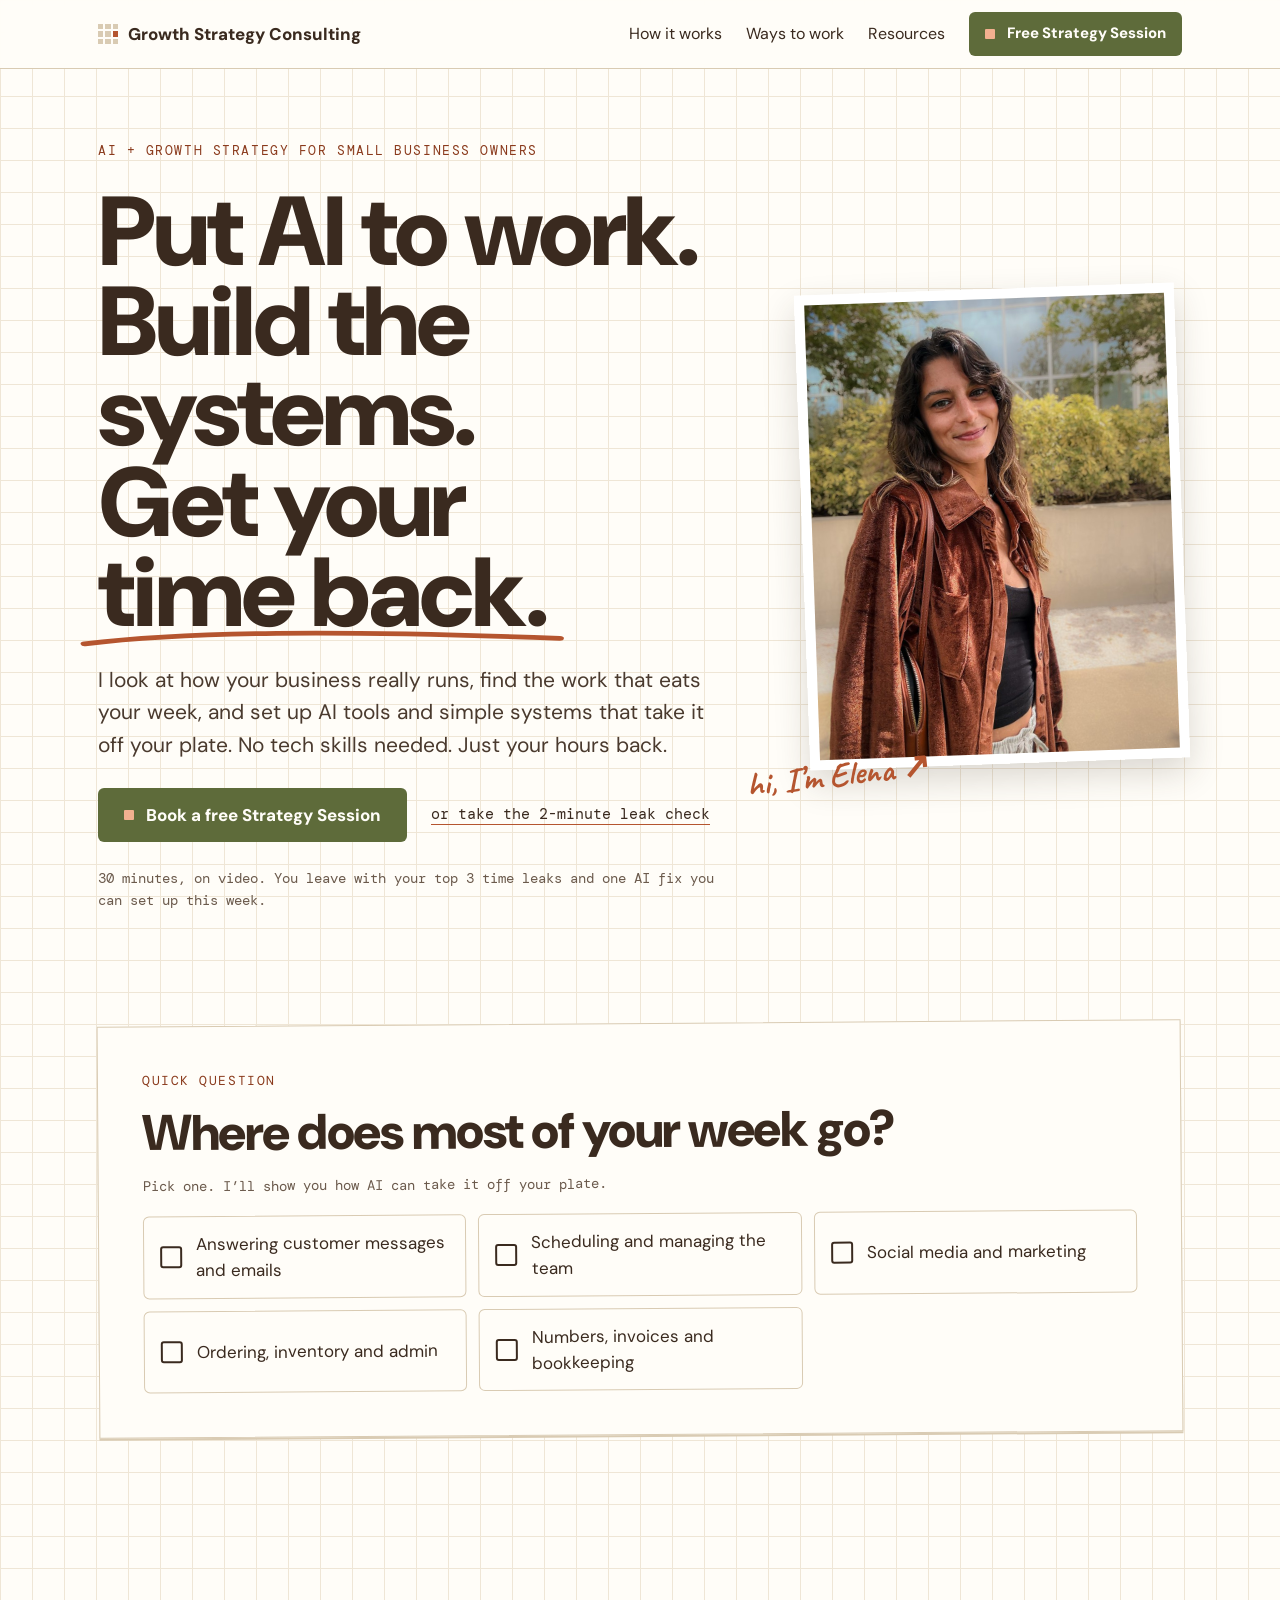
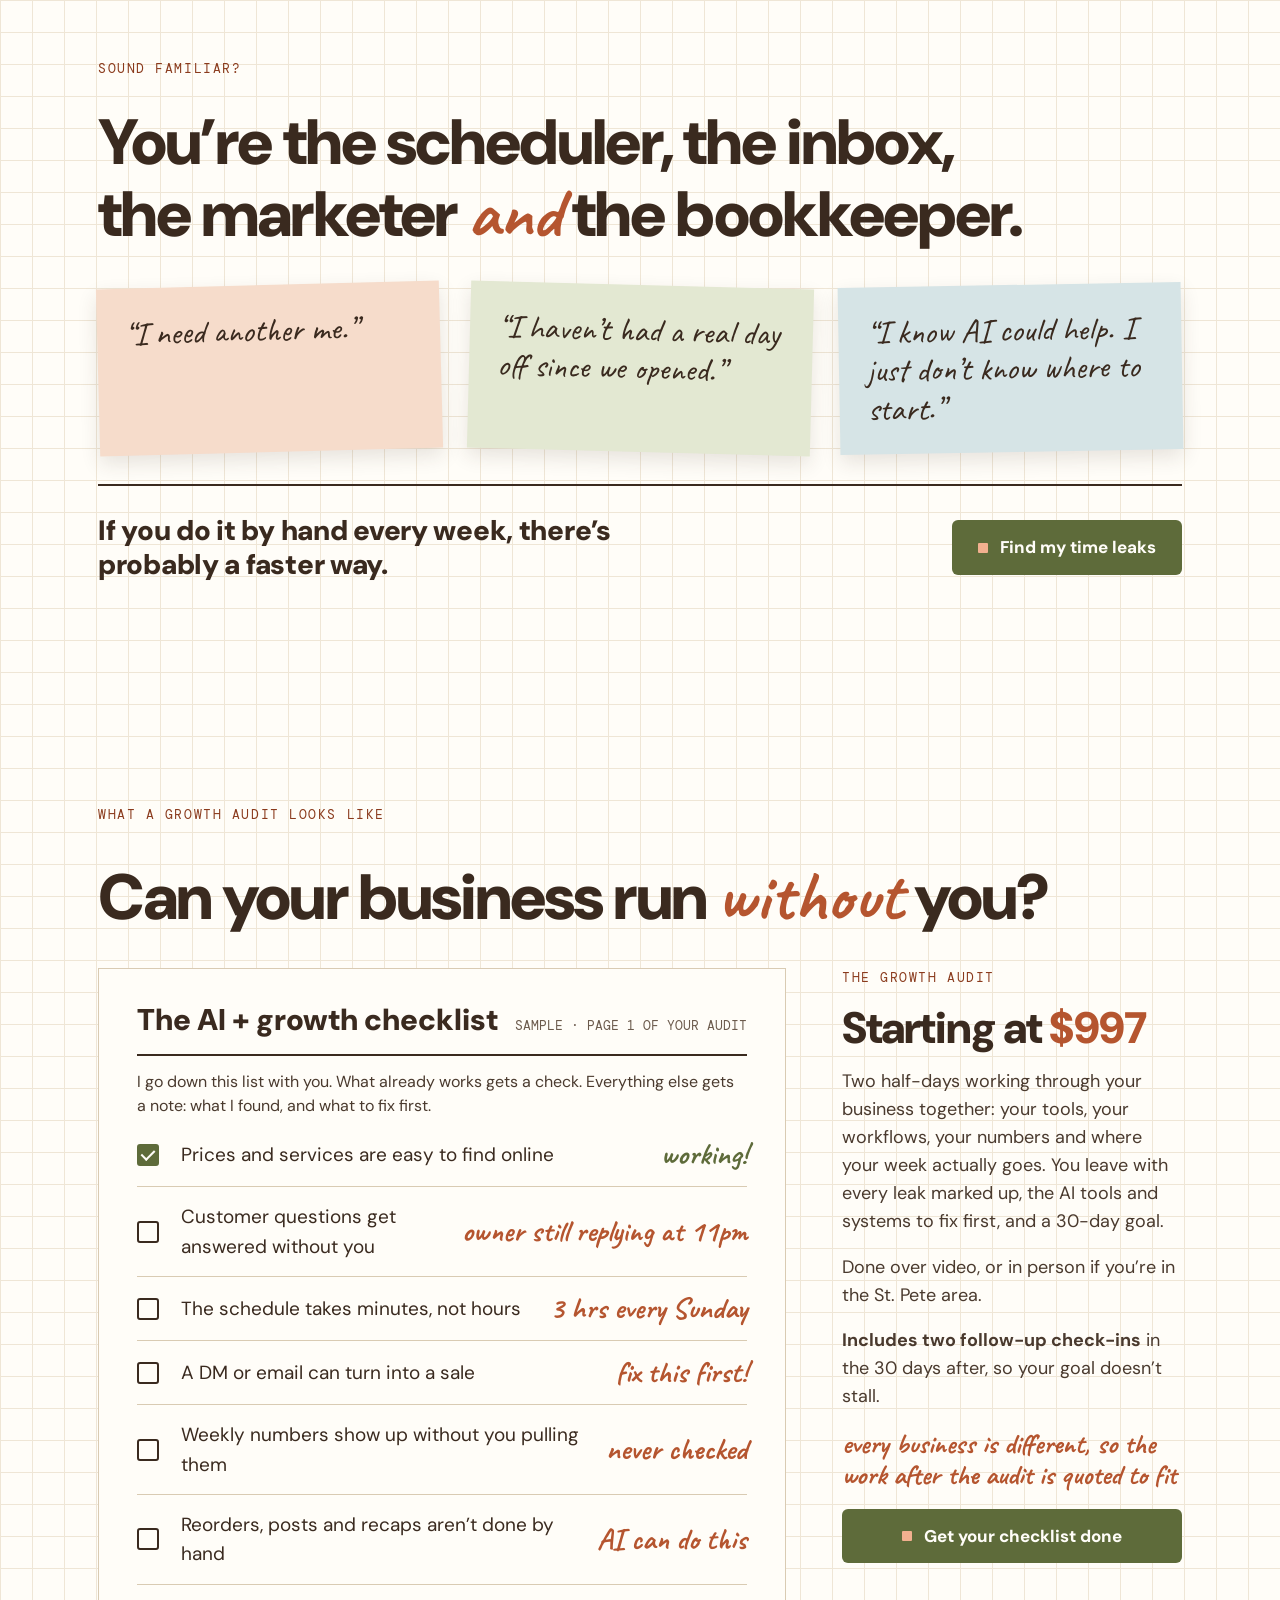
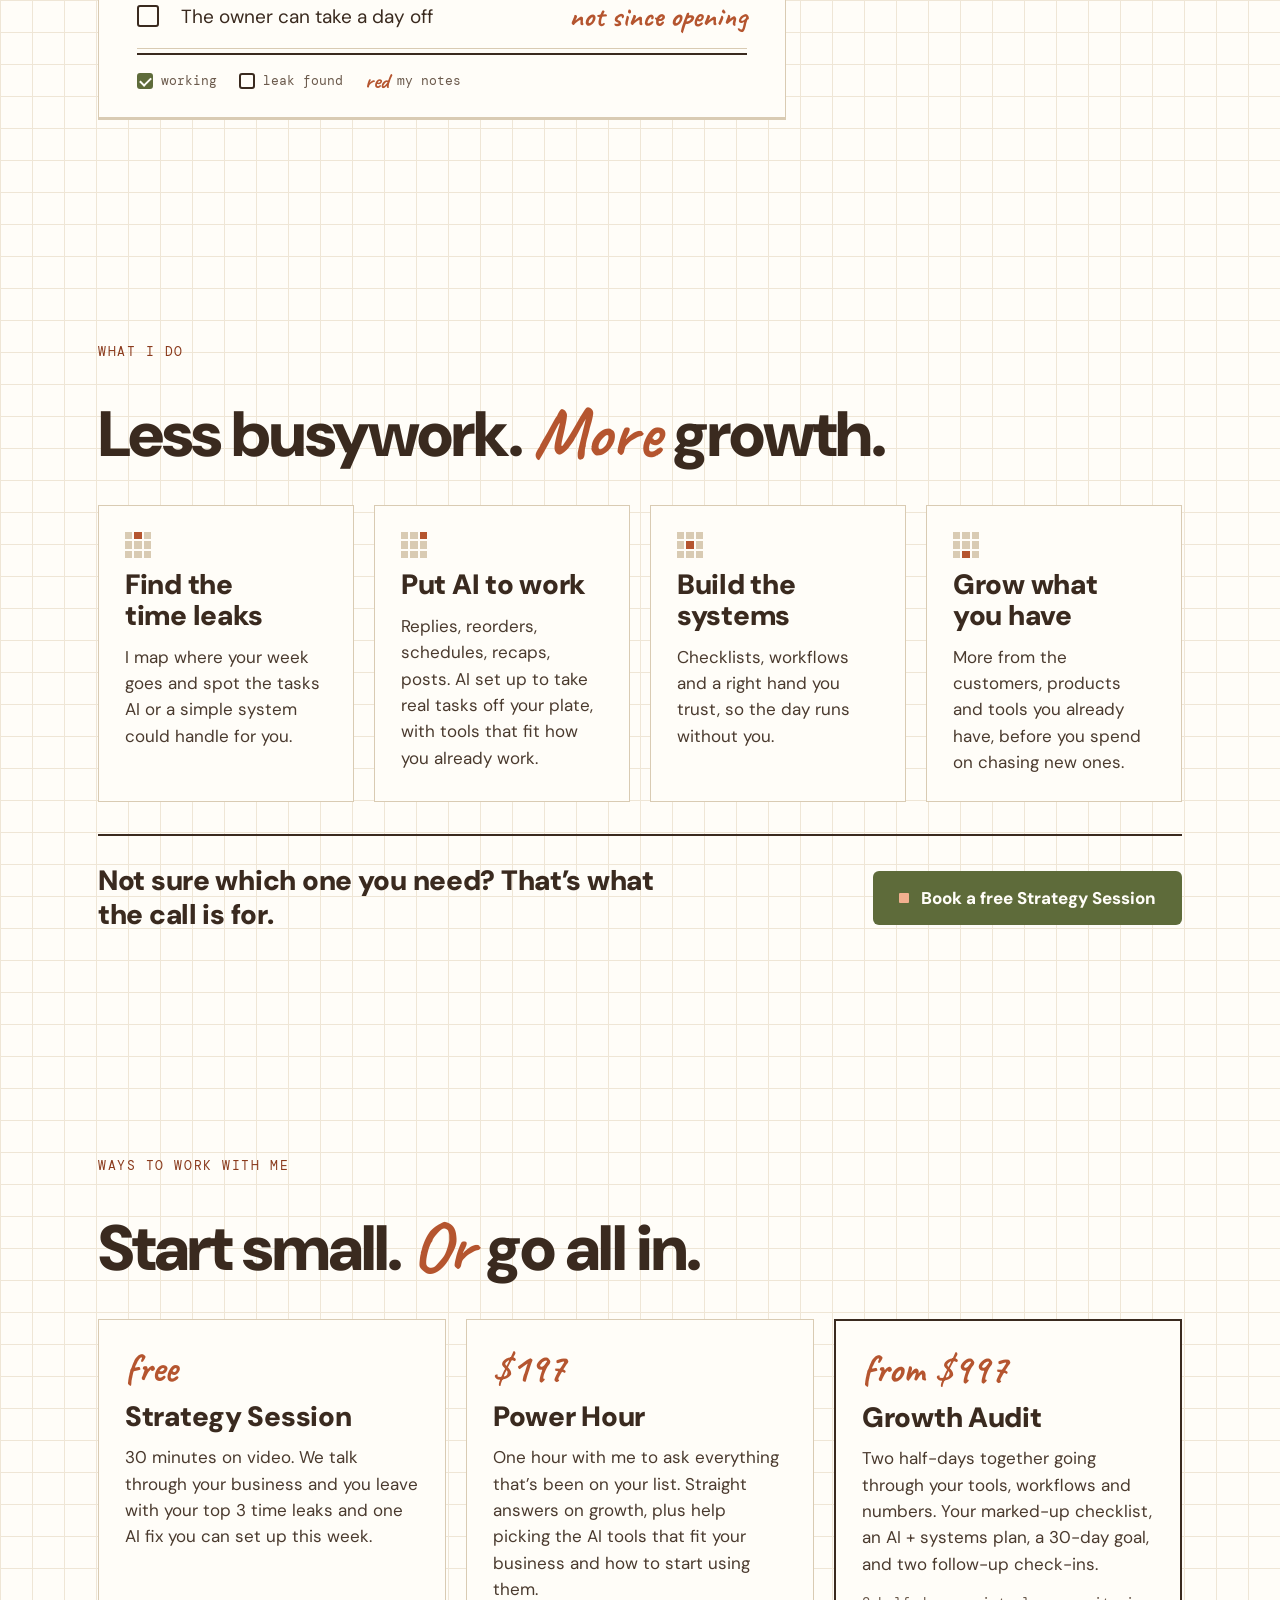
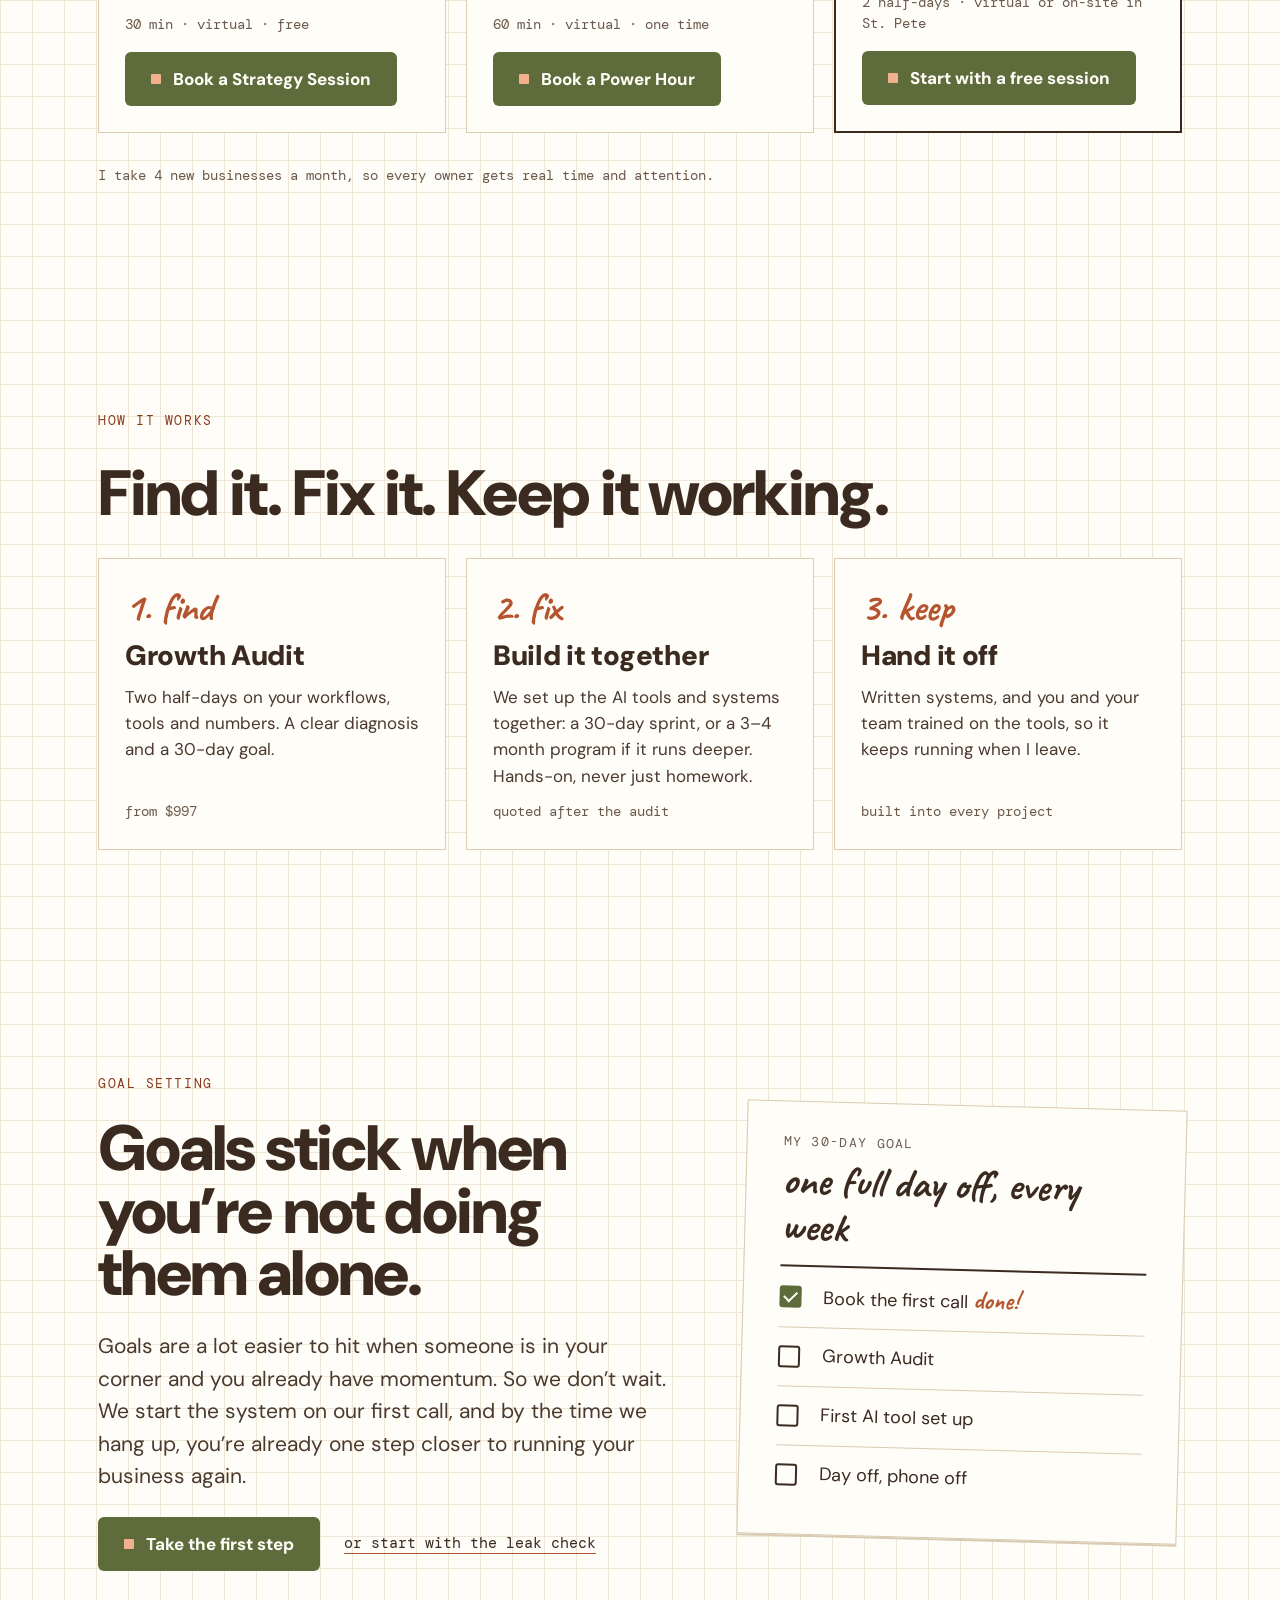
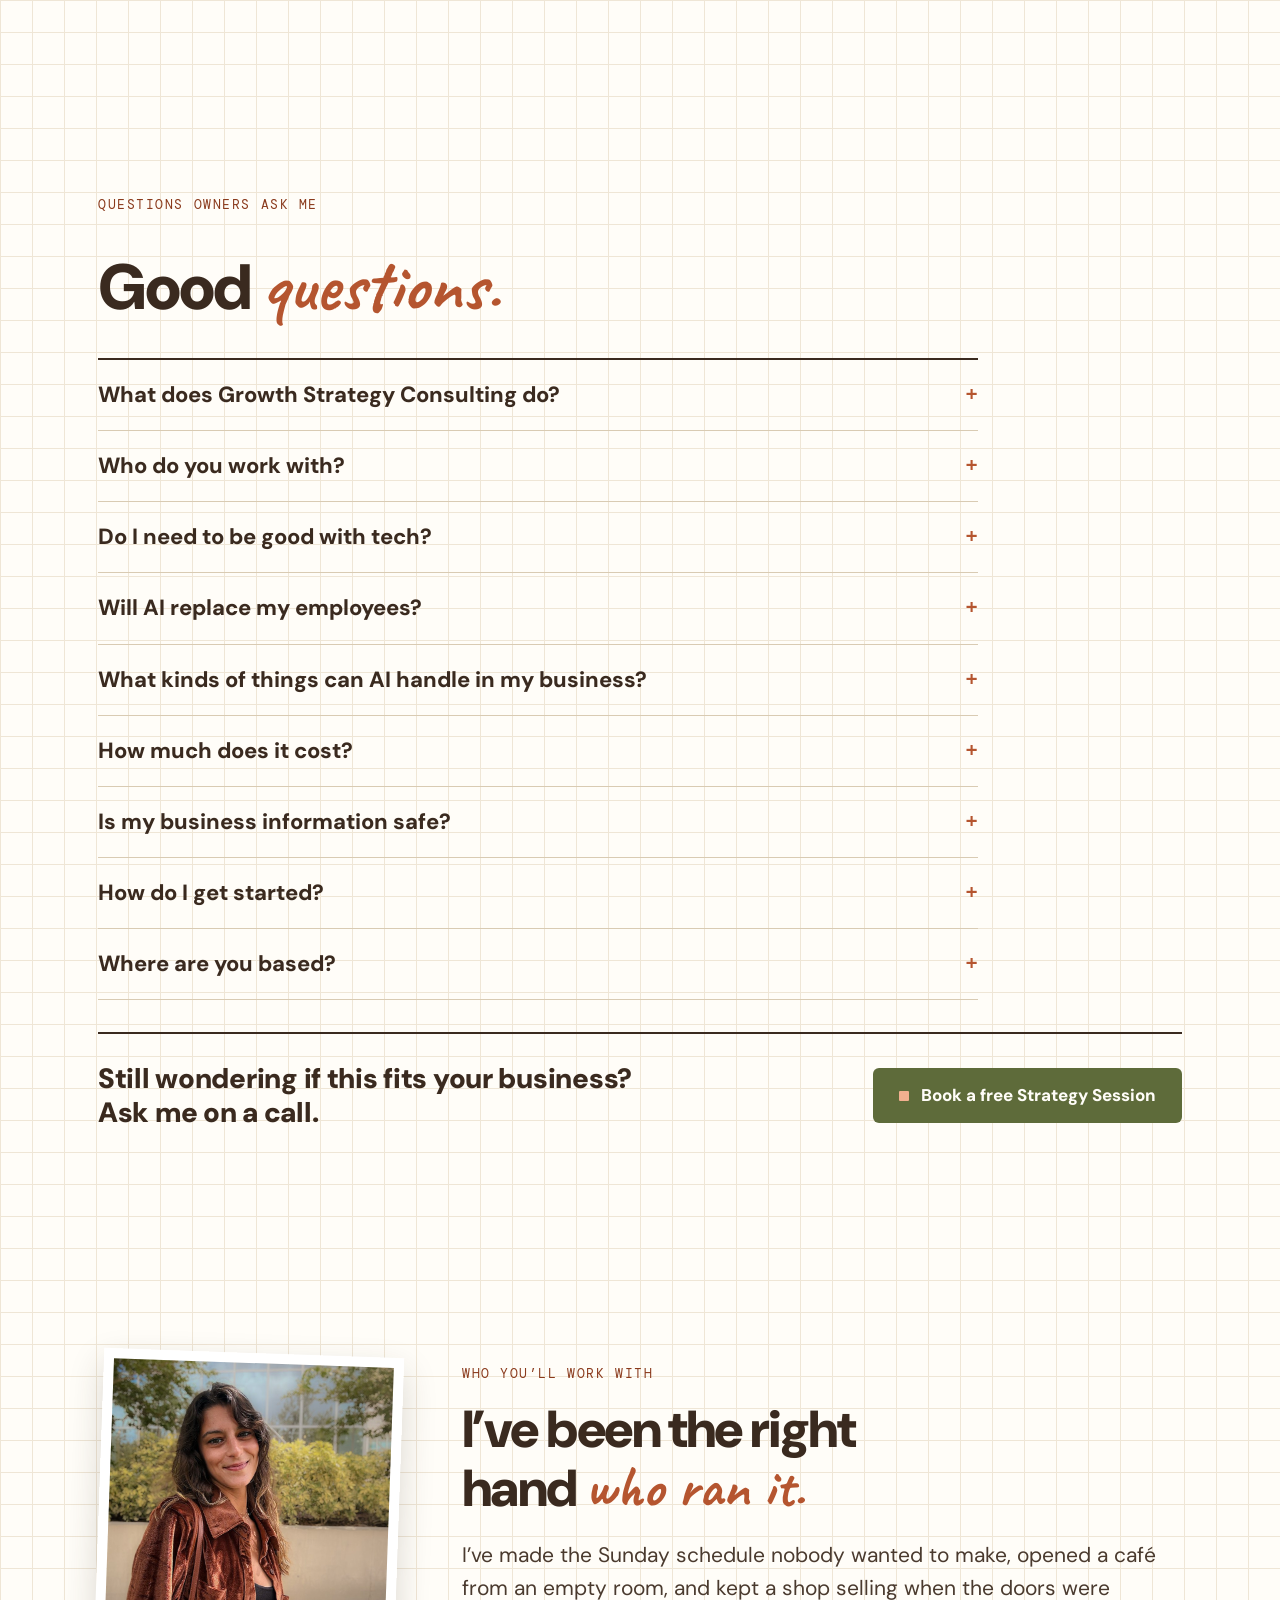
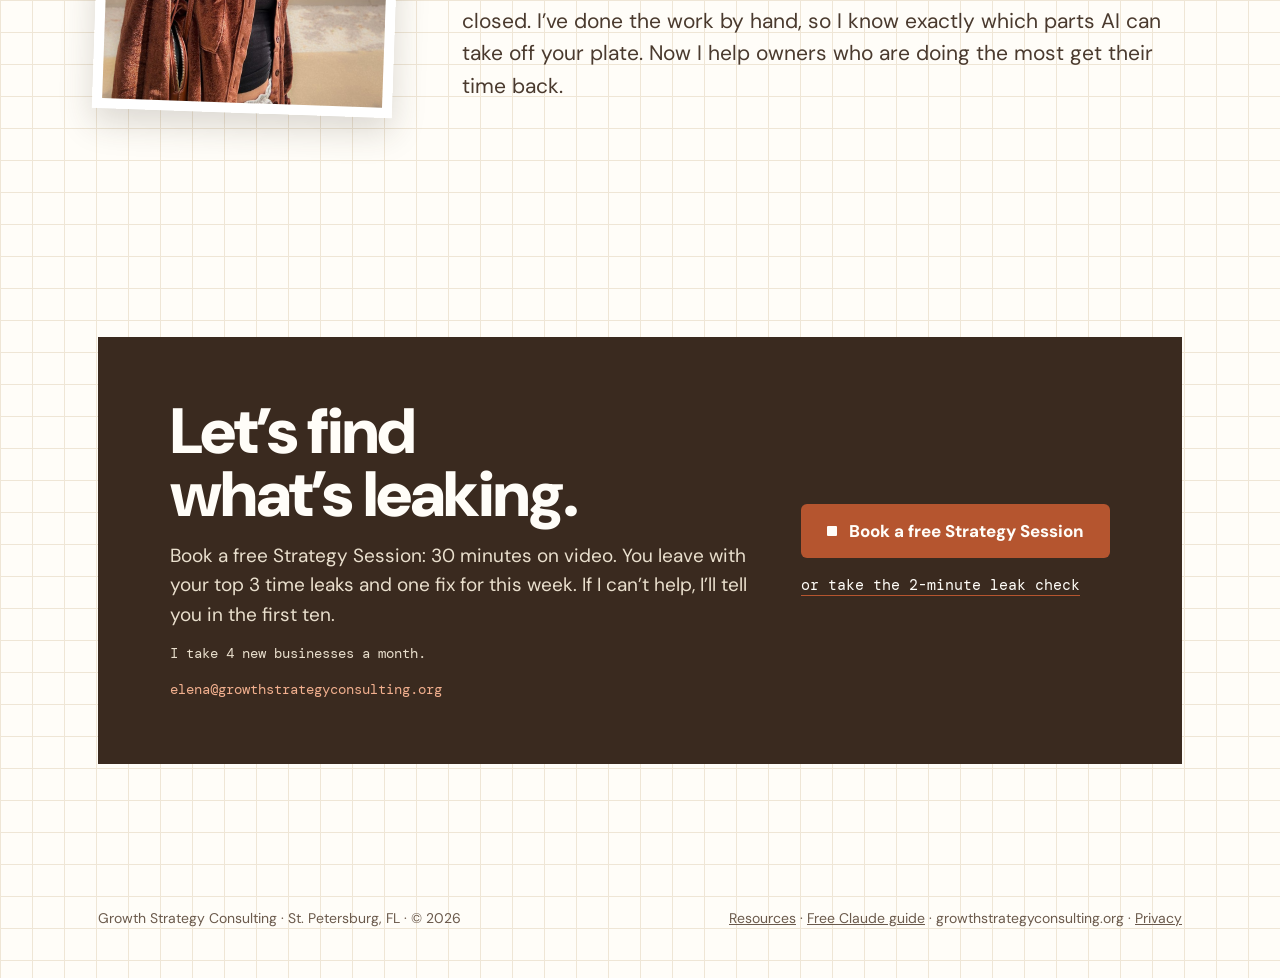
<file: index.html>
<!doctype html>
<html lang="en">
<head>
<!-- Google tag (gtag.js) -->
<script async src="https://www.googletagmanager.com/gtag/js?id=G-XZYD2TFHSL"></script>
<script>
  window.dataLayer = window.dataLayer || [];
  function gtag(){dataLayer.push(arguments);}
  gtag('js', new Date());

  gtag('config', 'G-XZYD2TFHSL');
</script>
<meta charset="utf-8">
<meta name="viewport" content="width=device-width, initial-scale=1, viewport-fit=cover">
<title>Growth Strategy Consulting · Elena Corrao</title>
<meta name="description" content="AI and growth strategy for small business owners. I set up AI tools and simple systems that take real work off your plate, so you get your time back. Growth Audit from $997.">
<link rel="canonical" href="https://growthstrategyconsulting.org/">
<meta property="og:title" content="Growth Strategy Consulting · Elena Corrao">
<meta property="og:description" content="Put AI to work. Build the systems. Get your time back. AI and growth strategy for small business owners. Growth Audit from $997.">
<meta property="og:image" content="https://growthstrategyconsulting.org/assets/elena-gsc.jpg">
<meta property="og:url" content="https://growthstrategyconsulting.org/">
<meta name="twitter:card" content="summary_large_image">
<link rel="icon" href="data:image/svg+xml,%3Csvg xmlns='http://www.w3.org/2000/svg' viewBox='0 0 30 30'%3E%3Cg fill='%23D9CBB3'%3E%3Crect x='0' y='0' width='9' height='9'/%3E%3Crect x='10.5' y='0' width='9' height='9'/%3E%3Crect x='21' y='0' width='9' height='9'/%3E%3Crect x='0' y='10.5' width='9' height='9'/%3E%3Crect x='10.5' y='10.5' width='9' height='9'/%3E%3Crect x='0' y='21' width='9' height='9'/%3E%3Crect x='10.5' y='21' width='9' height='9'/%3E%3Crect x='21' y='21' width='9' height='9'/%3E%3C/g%3E%3Crect x='21' y='10.5' width='9' height='9' fill='%23B5552F'/%3E%3C/svg%3E">
<link rel="preconnect" href="https://fonts.googleapis.com">
<link rel="preconnect" href="https://fonts.gstatic.com" crossorigin>
<link href="https://fonts.googleapis.com/css2?family=DM+Sans:opsz,wght@9..40,400..900&family=DM+Mono:wght@400;500&family=Caveat:wght@500;700&display=swap" rel="stylesheet">
<style>
/* Direction C: the marked-up audit. Graph paper, a printed checklist, handwritten notes in terracotta. */
:root{
  --paper:#FFFDF8; --grid:#EFE6D6; --sand:#D9CBB3; --ink:#3A2A1F; --ink2:#4A3A2E; --muted:#6B5A4C;
  --terra:#B5552F; --terra-t:#8A3A1C; --peach:#F2B08F; --olive:#5E6B3A; --olive-d:#46512A;
  --n1:#F6DCCB; --n2:#E3E8D2; --n3:#D6E4E6; --cream:#E9DFCD;
  --sans:'DM Sans',system-ui,-apple-system,'Segoe UI',sans-serif;
  --mono:'DM Mono',ui-monospace,Menlo,monospace;
  --hand:'Caveat','Bradley Hand','Segoe Print',cursive;
  color-scheme:light;
}
*{box-sizing:border-box}
html{scroll-behavior:smooth;scroll-padding-top:80px}
@media (prefers-reduced-motion:reduce){html{scroll-behavior:auto}}
body{margin:0;font-family:var(--sans);color:var(--ink);font-size:18px;line-height:1.55;-webkit-font-smoothing:antialiased;
  background-color:var(--paper);background-image:linear-gradient(var(--grid) 1px,transparent 1px),linear-gradient(90deg,var(--grid) 1px,transparent 1px);background-size:32px 32px}
a{color:inherit}
img{max-width:100%;display:block}
.wrap{max-width:1180px;margin:0 auto;padding-inline:clamp(16px,5vw,48px)}
.mono{font-family:var(--mono)}
.hand{font-family:var(--hand);color:var(--terra);font-weight:700;line-height:1.1}
.eyebrow{font-family:var(--mono);font-size:13px;letter-spacing:.12em;text-transform:uppercase;color:var(--terra-t)}
h1,h2,h3{margin:0;font-weight:900;letter-spacing:-.03em;text-wrap:balance}
h1{font-size:clamp(48px,8.4vw,98px);line-height:.92}
h2{font-size:clamp(36px,5.4vw,64px);line-height:.98}
h2 .hand{font-size:1.12em;letter-spacing:0}
h3{font-size:clamp(22px,2.2vw,28px);letter-spacing:-.01em;line-height:1.1}
p{margin:0}
.lede{font-size:clamp(18px,1.8vw,21px);color:var(--ink2);max-width:60ch}

/* buttons */
.cta{display:inline-flex;align-items:center;justify-content:center;gap:12px;min-height:52px;background:var(--olive);color:var(--paper);text-decoration:none;font-weight:800;font-size:17px;padding:14px 26px;border-radius:6px;transition:background .2s}
.cta i{width:10px;height:10px;background:var(--peach);border-radius:1px;transition:transform .3s}
.cta:hover{background:var(--olive-d)} .cta:hover i{transform:rotate(90deg)}
.cta.terra{background:var(--terra)} .cta.terra i{background:var(--paper)} .cta.terra:hover{background:var(--terra-t)}
.cta.sm{white-space:nowrap;min-height:44px;font-size:15px;padding:10px 16px}
.alt{font-family:var(--mono);font-size:15px;text-underline-offset:5px;text-decoration-color:var(--terra)}
a:focus-visible,.cta:focus-visible{outline:3px solid var(--terra);outline-offset:3px}
.acts{display:flex;flex-wrap:wrap;align-items:center;gap:16px 24px}
@media (prefers-reduced-motion:reduce){.cta i{transition:none}}

/* mark */
.mk{display:inline-grid;grid-template-columns:repeat(3,1fr);gap:2px;width:26px;height:26px;flex-shrink:0}
.mk i{background:var(--sand)} .mk i.on{background:var(--terra)}
.mk.s20{width:20px;height:20px}

/* header */
.top{position:sticky;top:env(safe-area-inset-top,0px);z-index:10;background:rgba(255,253,248,.95);backdrop-filter:blur(6px);border-bottom:1px solid var(--sand)}
.top .wrap{display:flex;align-items:center;justify-content:space-between;gap:16px;min-height:68px}
.logo{display:flex;align-items:center;gap:10px;font-weight:800;font-size:17px;text-decoration:none}
.nav{display:flex;align-items:center;gap:24px;font-size:16px}
.nav a.txt{text-decoration:none}
.nav a.txt:hover{text-decoration:underline;text-decoration-color:var(--terra);text-underline-offset:5px}
@media (max-width:820px){.nav a.txt{display:none}}
@media (max-width:420px){.logo span.name{font-size:15px}}

main section{padding-block:clamp(56px,9vw,112px)}

/* hero */
.hero{display:grid;grid-template-columns:minmax(0,1fr) minmax(0,380px);gap:clamp(40px,6vw,72px);align-items:center;padding-top:clamp(40px,6vw,72px)!important}
.hero .copy{display:flex;flex-direction:column;gap:26px;min-width:0}
.ul{position:relative;display:inline-block;white-space:nowrap}
.ul svg{position:absolute;left:-4%;bottom:-.16em;width:108%;height:.28em;overflow:visible}
.polaroid{position:relative;justify-self:center;width:100%;max-width:380px}
.polaroid img{width:100%;height:auto;aspect-ratio:4/5;object-fit:cover;object-position:top;border:10px solid #fff;box-shadow:0 14px 34px rgba(58,42,31,.18);transform:rotate(-2deg)}
.polaroid .hand{position:absolute;left:-56px;bottom:-30px;font-size:34px;transform:rotate(-6deg)}
@media (max-width:860px){.hero{grid-template-columns:1fr}.polaroid{max-width:320px}.polaroid .hand{left:-8px;bottom:-36px}}

/* sticky notes */
.notes{display:grid;grid-template-columns:repeat(3,minmax(0,1fr));gap:28px}
.note{padding:26px 28px;font-family:var(--hand);font-size:clamp(28px,2.6vw,34px);line-height:1.15;color:var(--ink);box-shadow:0 8px 20px rgba(58,42,31,.12);margin:0}
.note:nth-child(1){background:var(--n1);transform:rotate(-1.5deg)}
.note:nth-child(2){background:var(--n2);transform:rotate(1.5deg)}
.note:nth-child(3){background:var(--n3);transform:rotate(-1deg)}
@media (max-width:760px){.notes{grid-template-columns:1fr;gap:20px}}

.sec{display:flex;flex-direction:column;gap:32px}
.bar{display:flex;flex-wrap:wrap;justify-content:space-between;align-items:center;gap:20px 32px;border-top:2px solid var(--ink);padding-top:28px}
.bar strong{font-weight:900;font-size:clamp(22px,2.4vw,28px);letter-spacing:-.01em;line-height:1.2;max-width:28ch}

/* checklist */
.paper{background:var(--paper);border:1px solid var(--sand);box-shadow:0 2px 0 var(--sand)}
.audit{display:grid;grid-template-columns:minmax(0,1fr) minmax(0,340px);gap:clamp(32px,5vw,56px);align-items:start}
.sheet{padding:28px clamp(18px,3vw,40px) 20px;min-width:0}
.sheet .hd{display:flex;flex-wrap:wrap;justify-content:space-between;align-items:baseline;gap:6px 16px;padding-bottom:10px;border-bottom:2px solid var(--ink)}
.sheet .hd strong{font-weight:900;font-size:clamp(22px,2.4vw,30px)}
.row{display:grid;grid-template-columns:30px minmax(0,1fr) auto;align-items:center;gap:14px;padding:15px 0;border-bottom:1px solid var(--sand);font-size:clamp(16px,1.6vw,19px)}
.row:last-child{border-bottom:0}
.row .hand{font-size:clamp(24px,2.4vw,30px);text-align:right}
.box{width:22px;height:22px;border:2px solid var(--ink);border-radius:3px}
.box.on{background:var(--olive);border-color:var(--olive);position:relative}
.box.on::after{content:"";position:absolute;left:5px;top:1px;width:6px;height:11px;border:solid var(--paper);border-width:0 2px 2px 0;transform:rotate(45deg)}
.price{display:flex;flex-direction:column;gap:18px}
.price .amt{font-weight:900;font-size:clamp(36px,4vw,44px);line-height:1;letter-spacing:-.02em}
.price .amt span{color:var(--terra)}
.price .hand{font-size:28px}
@media (max-width:860px){.audit{grid-template-columns:1fr}.row{grid-template-columns:28px minmax(0,1fr)}.row .hand{grid-column:2;text-align:left;margin-top:-4px}}

/* cards */
.cards{display:grid;grid-template-columns:repeat(4,minmax(0,1fr));gap:20px}
.cards.three{grid-template-columns:repeat(3,minmax(0,1fr))}
.card{background:var(--paper);border:1px solid var(--sand);padding:26px;display:flex;flex-direction:column;gap:12px;min-width:0}
.card p{color:var(--ink2);font-size:17px}
.card .hand{font-size:40px}
.card .cta{align-self:flex-start;margin-top:4px}
.card .meta{margin-top:auto;font-family:var(--mono);font-size:14px;color:var(--muted)}
@media (max-width:980px){.cards{grid-template-columns:repeat(2,minmax(0,1fr))}}
@media (max-width:860px){.cards.three{grid-template-columns:1fr}}
@media (max-width:560px){.cards{grid-template-columns:1fr}}

/* sheet extras */
.sheet .intro{font-size:16px;color:var(--ink2);padding:14px 0 4px}
.row .hand.ok{color:var(--olive)}
.legend{display:flex;flex-wrap:wrap;gap:8px 22px;padding:14px 0 4px;border-top:2px solid var(--ink);margin-top:4px;font-family:var(--mono);font-size:13px;color:var(--muted)}
.legend span{display:inline-flex;align-items:center;gap:8px}
.legend .box{width:16px;height:16px}
.legend .box.on::after{left:3px;top:0;width:5px;height:9px}
.legend .hand{font-size:22px}

/* quiz */
.quiz{padding:clamp(24px,4vw,44px);display:flex;flex-direction:column;gap:18px;transform:rotate(-.4deg)}
.quiz h2{font-size:clamp(30px,4.2vw,50px)}
.opts{display:grid;grid-template-columns:repeat(auto-fit,minmax(min(100%,300px),1fr));gap:12px}
.opt{display:grid;grid-template-columns:22px minmax(0,1fr);align-items:center;gap:14px;text-align:left;font:inherit;font-size:17px;color:var(--ink);background:var(--paper);border:1px solid var(--sand);border-radius:6px;padding:14px 16px;min-height:56px;cursor:pointer;transition:border-color .2s,background .2s}
.opt:hover{border-color:var(--ink)}
.opt:focus-visible{outline:3px solid var(--terra);outline-offset:2px}
.opt[aria-pressed="true"]{border:2px solid var(--olive);background:#F7F8EE}
.opt[aria-pressed="true"] .box{background:var(--olive);border-color:var(--olive);position:relative}
.opt[aria-pressed="true"] .box::after{content:"";position:absolute;left:5px;top:1px;width:6px;height:11px;border:solid var(--paper);border-width:0 2px 2px 0;transform:rotate(45deg)}
.qres{display:grid;grid-template-columns:minmax(0,1fr) minmax(0,420px);gap:clamp(24px,4vw,48px);align-items:start;border-top:2px solid var(--ink);padding-top:24px}
.qres[hidden]{display:none}
.qres .tip{display:flex;flex-direction:column;gap:10px}
.qres .tip .hand{font-size:clamp(28px,3vw,36px)}
.qres .tip p{color:var(--ink2)}
.gate{display:flex;flex-direction:column;gap:12px}
.gate h3{font-size:clamp(22px,2.2vw,26px)}
.gate p{font-size:16px;color:var(--ink2)}
.gate input[type=text],.gate input[type=email]{font:inherit;font-size:17px;padding:13px 14px;border:1px solid var(--muted);border-radius:6px;background:#fff;color:var(--ink);min-height:50px;width:100%}
.gate input:focus-visible{outline:3px solid var(--terra);outline-offset:1px}
.gate .consent{display:grid;grid-template-columns:20px minmax(0,1fr);gap:10px;font-size:14px;color:var(--muted);align-items:start}
.gate .consent input{width:18px;height:18px;margin:2px 0 0;accent-color:var(--olive)}
.gate .cta{border:0;cursor:pointer;font-family:inherit;width:100%}
.gate .cta[disabled]{opacity:.7;cursor:default}
.gate .hint{font-family:var(--mono);font-size:13px;color:var(--muted)}
.gate .hint.err{color:var(--terra-t)}
@media (max-width:860px){.qres{grid-template-columns:1fr}.quiz{transform:none}}

/* goal */
.goal{display:grid;grid-template-columns:minmax(0,1fr) minmax(0,440px);gap:clamp(40px,6vw,72px);align-items:center}
.goal .copy{display:flex;flex-direction:column;gap:24px;min-width:0}
.gcard{padding:30px clamp(20px,3vw,36px);transform:rotate(1.5deg);display:flex;flex-direction:column}
.gcard .hand.big{font-size:clamp(34px,3.6vw,42px);color:var(--ink);padding:6px 0 14px;border-bottom:2px solid var(--ink)}
.gcard .row{grid-template-columns:30px minmax(0,1fr);font-size:18px}
@media (max-width:860px){.goal{grid-template-columns:1fr}.gcard{transform:rotate(1deg)}}

/* about */
.about{display:grid;grid-template-columns:minmax(0,300px) minmax(0,1fr);gap:clamp(36px,6vw,64px);align-items:center}
.about img{width:100%;height:auto;max-width:300px;aspect-ratio:5/6;object-fit:cover;object-position:top;border:10px solid #fff;box-shadow:0 14px 34px rgba(58,42,31,.18);transform:rotate(2deg)}
.about .copy{display:flex;flex-direction:column;gap:20px;min-width:0}
.about h2{font-size:clamp(34px,4.4vw,52px)}
@media (max-width:760px){.about{grid-template-columns:1fr}.about img{max-width:260px}}

/* close */
.close{background:var(--ink);color:var(--paper);padding:clamp(36px,6vw,64px) clamp(24px,6vw,72px);display:grid;grid-template-columns:minmax(0,1fr) auto;gap:32px 48px;align-items:center}
.close h2{color:var(--paper)}
.close p{color:var(--cream);font-size:19px}
.close .side{display:flex;flex-direction:column;gap:16px;align-items:flex-start}
.close .alt{color:var(--paper)}
.close .mail{font-family:var(--mono);font-size:14px;color:var(--peach);user-select:all;overflow-wrap:anywhere}
@media (max-width:860px){.close{grid-template-columns:1fr}}

footer{padding-block:32px 48px;font-size:14px;color:var(--muted)}
footer .wrap{display:flex;flex-wrap:wrap;justify-content:space-between;gap:12px}

/* phone sticky button */
.dock{position:fixed;left:0;right:0;bottom:0;z-index:20;padding:12px 16px calc(12px + env(safe-area-inset-bottom,0px));background:rgba(255,253,248,.97);border-top:1px solid var(--sand);display:none}
.dock .cta{width:100%}
@media (max-width:760px){.dock{display:block}footer{padding-bottom:120px}}
/* faq */
.faq{display:flex;flex-direction:column;border-top:2px solid var(--ink);max-width:880px}
.faq details{border-bottom:1px solid var(--sand)}
.faq summary{cursor:pointer;font-weight:800;font-size:clamp(19px,1.9vw,22px);padding:18px 0;list-style:none;display:flex;justify-content:space-between;align-items:baseline;gap:16px}
.faq summary::-webkit-details-marker{display:none}
.faq summary::after{content:"+";font-family:var(--mono);font-weight:500;color:var(--terra);font-size:22px}
.faq details[open] summary::after{content:"–"}
.faq summary:focus-visible{outline:3px solid var(--terra);outline-offset:3px}
.faq details p{padding:0 0 18px;color:var(--ink2);max-width:66ch}
</style>
<script type="application/ld+json">
{
 "@context": "https://schema.org",
 "@graph": [
  {
   "@type": "ProfessionalService",
   "@id": "https://growthstrategyconsulting.org/#business",
   "name": "Growth Strategy Consulting",
   "url": "https://growthstrategyconsulting.org/",
   "image": "https://growthstrategyconsulting.org/assets/elena-gsc.jpg",
   "description": "AI and growth strategy for small business owners. Elena Corrao sets up AI tools and simple systems that cut the busywork, so owners get their time back.",
   "email": "elena@growthstrategyconsulting.org",
   "address": {
    "@type": "PostalAddress",
    "addressLocality": "St. Petersburg",
    "addressRegion": "FL",
    "addressCountry": "US"
   },
   "areaServed": [
    {
     "@type": "City",
     "name": "St. Petersburg, FL"
    },
    {
     "@type": "Country",
     "name": "United States"
    }
   ],
   "founder": {
    "@type": "Person",
    "name": "Elena Corrao",
    "jobTitle": "Growth Strategist"
   },
   "knowsAbout": [
    "AI for small business",
    "Claude",
    "small business systems",
    "answer engine optimization",
    "customer experience"
   ],
   "makesOffer": [
    {
     "@type": "Offer",
     "name": "Free Strategy Session",
     "price": "0",
     "priceCurrency": "USD",
     "url": "https://calendly.com/corraoconsulting/30min"
    },
    {
     "@type": "Offer",
     "name": "Power Hour",
     "price": "197",
     "priceCurrency": "USD"
    },
    {
     "@type": "Offer",
     "name": "Growth Audit",
     "priceSpecification": {
      "@type": "PriceSpecification",
      "minPrice": "997",
      "priceCurrency": "USD"
     }
    }
   ]
  },
  {
   "@type": "FAQPage",
   "mainEntity": [
    {
     "@type": "Question",
     "name": "What does Growth Strategy Consulting do?",
     "acceptedAnswer": {
      "@type": "Answer",
      "text": "I’m Elena Corrao, and I help small business owners set up simple systems, many of them powered by AI, that cut the busywork. That covers email, follow-ups, scheduling, tip splits and timesheets, and content, so you get your time back and can focus on the work that makes money."
     }
    },
    {
     "@type": "Question",
     "name": "Who do you work with?",
     "acceptedAnswer": {
      "@type": "Answer",
      "text": "Small businesses in St. Petersburg, FL and beyond, especially service and appointment-based businesses like salons, nail artists, trainers and shops."
     }
    },
    {
     "@type": "Question",
     "name": "Do I need to be good with tech?",
     "acceptedAnswer": {
      "@type": "Answer",
      "text": "Not at all. I set it up, walk you through it in plain English and make sure you’re comfortable running it."
     }
    },
    {
     "@type": "Question",
     "name": "Will AI replace my employees?",
     "acceptedAnswer": {
      "@type": "Answer",
      "text": "No. AI takes over the repetitive tasks so your people can spend their time on customers and the work only they can do."
     }
    },
    {
     "@type": "Question",
     "name": "What kinds of things can AI handle in my business?",
     "acceptedAnswer": {
      "@type": "Answer",
      "text": "Sorting and answering email, sending booking links, following up with leads, organizing your calendar, splitting tips and checking timesheets, planning social posts, and more."
     }
    },
    {
     "@type": "Question",
     "name": "How much does it cost?",
     "acceptedAnswer": {
      "@type": "Answer",
      "text": "The Strategy Session is free. A Power Hour is $197 for 60 minutes of one-on-one help with whatever you’re stuck on. The Growth Audit starts at $997 and includes two half-days working through your business together, plus two follow-up check-ins."
     }
    },
    {
     "@type": "Question",
     "name": "Is my business information safe?",
     "acceptedAnswer": {
      "@type": "Answer",
      "text": "Yes. I only connect the tools you approve, I set things up inside your own accounts, and you can disconnect anything at any time."
     }
    },
    {
     "@type": "Question",
     "name": "How do I get started?",
     "acceptedAnswer": {
      "@type": "Answer",
      "text": "Book a Free Strategy Session. It’s 30 minutes on video, and you’ll leave with your top 3 time leaks and one AI fix you can start this week."
     }
    },
    {
     "@type": "Question",
     "name": "Where are you based?",
     "acceptedAnswer": {
      "@type": "Answer",
      "text": "St. Petersburg, Florida. I work with clients locally and online."
     }
    }
   ]
  }
 ]
}
</script>
</head>
<body>

<header class="top">
  <div class="wrap">
    <a class="logo" href="#top"><span class="mk s20" aria-hidden="true"><i></i><i></i><i></i><i></i><i></i><i class="on"></i><i></i><i></i><i></i></span><span class="name">Growth Strategy Consulting</span></a>
    <nav class="nav" aria-label="Main">
      <a class="txt" href="#how">How it works</a>
      <a class="txt" href="#work">Ways to work</a>
      <a class="txt" href="resources.html">Resources</a>
      <a class="cta sm" href="https://calendly.com/corraoconsulting/30min" target="_blank" rel="noopener"><i aria-hidden="true"></i>Free Strategy Session</a>
    </nav>
  </div>
</header>

<main id="top">
  <section class="wrap hero">
    <div class="copy">
      <div class="eyebrow">AI + growth strategy for small business owners</div>
      <h1>Put AI to work.<br>Build the systems.<br>Get your <span class="ul">time back.<svg viewBox="0 0 400 40" preserveAspectRatio="none" aria-hidden="true"><path d="M4 26 C 90 8, 210 6, 396 18" fill="none" stroke="#B5552F" stroke-width="7" stroke-linecap="round"/></svg></span></h1>
      <p class="lede">I look at how your business really runs, find the work that eats your week, and set up AI tools and simple systems that take it off your plate. No tech skills needed. Just your hours back.</p>
      <div class="acts">
        <a class="cta" href="https://calendly.com/corraoconsulting/30min" target="_blank" rel="noopener"><i aria-hidden="true"></i>Book a free Strategy Session</a>
        <a class="alt" href="profit-leak-scorecard.html">or take the 2-minute leak check</a>
      </div>
      <p class="mono" style="font-size:14px;color:var(--muted)">30 minutes, on video. You leave with your top 3 time leaks and one AI fix you can set up this week.</p>
    </div>
    <div class="polaroid">
      <img src="assets/elena-gsc.jpg" width="900" height="1125" alt="Elena Corrao, growth strategist">
      <span class="hand" aria-hidden="true">hi, I’m Elena ↗</span>
    </div>
  </section>

  <section class="wrap" id="quiz" aria-labelledby="quiz-h" style="padding-top:0">
    <div class="paper quiz">
      <div class="eyebrow">Quick question</div>
      <h2 id="quiz-h">Where does most of your week go?</h2>
      <p class="mono" style="font-size:14px;color:var(--muted)">Pick one. I’ll show you how AI can take it off your plate.</p>
      <div class="opts" role="group" aria-label="Where does most of your week go?">
        <button type="button" class="opt" data-a="messages" aria-pressed="false"><span class="box" aria-hidden="true"></span><span>Answering customer messages and emails</span></button>
        <button type="button" class="opt" data-a="team" aria-pressed="false"><span class="box" aria-hidden="true"></span><span>Scheduling and managing the team</span></button>
        <button type="button" class="opt" data-a="marketing" aria-pressed="false"><span class="box" aria-hidden="true"></span><span>Social media and marketing</span></button>
        <button type="button" class="opt" data-a="admin" aria-pressed="false"><span class="box" aria-hidden="true"></span><span>Ordering, inventory and admin</span></button>
        <button type="button" class="opt" data-a="numbers" aria-pressed="false"><span class="box" aria-hidden="true"></span><span>Numbers, invoices and bookkeeping</span></button>
      </div>
      <div class="qres" id="qres" hidden>
        <div class="tip" aria-live="polite">
          <span class="hand" id="qhand"></span>
          <p id="qtip"></p>
          <p>Before you hand anything to AI, the basics need to be in place. The free checklist walks you through quick yes/no questions for each part of your week, shows you what to fix first, then what to hand off.</p>
        </div>
        <form class="gate" id="qform" novalidate>
          <h3>Get the free AI Time-Back Checklist</h3>
          <input type="text" id="qname" placeholder="First name" autocomplete="given-name" aria-label="First name">
          <input type="email" id="qemail" placeholder="you@yourbusiness.com" autocomplete="email" aria-label="Email" required>
          <label class="consent"><input type="checkbox" id="qconsent"><span>I agree to the <a href="privacy.html" target="_blank" rel="noopener">Privacy Policy</a> and to hearing from Elena.</span></label>
          <button class="cta" type="submit" id="qbtn"><i aria-hidden="true"></i>Send me my free checklist</button>
          <p class="hint" id="qhint">No spam. Just the checklist and the occasional useful thing.</p>
        </form>
      </div>
    </div>
  </section>

  <section class="wrap sec" aria-labelledby="familiar">
    <div class="eyebrow">Sound familiar?</div>
    <h2 id="familiar">You’re the scheduler, the inbox, the marketer <span class="hand">and</span> the bookkeeper.</h2>
    <div class="notes">
      <p class="note">“I need another me.”</p>
      <p class="note">“I haven’t had a real day off since we opened.”</p>
      <p class="note">“I know AI could help. I just don’t know where to start.”</p>
    </div>
    <div class="bar"><strong>If you do it by hand every week, there’s probably a faster way.</strong><a class="cta" href="https://calendly.com/corraoconsulting/30min" target="_blank" rel="noopener"><i aria-hidden="true"></i>Find my time leaks</a></div>
  </section>

  <section class="wrap sec" id="audit" aria-labelledby="audit-h">
    <div class="eyebrow">What a Growth Audit looks like</div>
    <h2 id="audit-h">Can your business run <span class="hand">without</span> you?</h2>
    <div class="audit">
      <div class="paper sheet">
        <div class="hd"><strong>The AI + growth checklist</strong><span class="mono" style="font-size:13px;color:var(--muted)">SAMPLE · PAGE 1 OF YOUR AUDIT</span></div>
        <p class="intro">I go down this list with you. What already works gets a check. Everything else gets a note: what I found, and what to fix first.</p>
        <div class="row"><span class="box on" aria-hidden="true"></span><span>Prices and services are easy to find online</span><span class="hand ok">working!</span></div>
        <div class="row"><span class="box" aria-hidden="true"></span><span>Customer questions get answered without you</span><span class="hand">owner still replying at 11pm</span></div>
        <div class="row"><span class="box" aria-hidden="true"></span><span>The schedule takes minutes, not hours</span><span class="hand">3 hrs every Sunday</span></div>
        <div class="row"><span class="box" aria-hidden="true"></span><span>A DM or email can turn into a sale</span><span class="hand">fix this first!</span></div>
        <div class="row"><span class="box" aria-hidden="true"></span><span>Weekly numbers show up without you pulling them</span><span class="hand">never checked</span></div>
        <div class="row"><span class="box" aria-hidden="true"></span><span>Reorders, posts and recaps aren’t done by hand</span><span class="hand">AI can do this</span></div>
        <div class="row"><span class="box" aria-hidden="true"></span><span>The owner can take a day off</span><span class="hand">not since opening</span></div>
        <div class="legend" aria-hidden="true"><span><span class="box on"></span>working</span><span><span class="box"></span>leak found</span><span><span class="hand">red</span>my notes</span></div>
      </div>
      <div class="price">
        <div class="eyebrow">The Growth Audit</div>
        <div class="amt">Starting at <span>$997</span></div>
        <p style="color:var(--ink2)">Two half-days working through your business together: your tools, your workflows, your numbers and where your week actually goes. You leave with every leak marked up, the AI tools and systems to fix first, and a 30-day goal.</p>
        <p style="color:var(--ink2)">Done over video, or in person if you’re in the St. Pete area.</p>
        <p style="color:var(--ink2)"><strong>Includes two follow-up check-ins</strong> in the 30 days after, so your goal doesn’t stall.</p>
        <p class="hand">every business is different, so the work after the audit is quoted to fit</p>
        <a class="cta" href="https://calendly.com/corraoconsulting/30min" target="_blank" rel="noopener"><i aria-hidden="true"></i>Get your checklist done</a>
      </div>
    </div>
  </section>

  <section class="wrap sec" aria-labelledby="do-h">
    <div class="eyebrow">What I do</div>
    <h2 id="do-h">Less busywork. <span class="hand">More</span> growth.</h2>
    <div class="cards">
      <div class="card"><span class="mk" aria-hidden="true"><i></i><i class="on"></i><i></i><i></i><i></i><i></i><i></i><i></i><i></i></span><h3>Find the time leaks</h3><p>I map where your week goes and spot the tasks AI or a simple system could handle for you.</p></div>
      <div class="card"><span class="mk" aria-hidden="true"><i></i><i></i><i class="on"></i><i></i><i></i><i></i><i></i><i></i><i></i></span><h3>Put AI to work</h3><p>Replies, reorders, schedules, recaps, posts. AI set up to take real tasks off your plate, with tools that fit how you already work.</p></div>
      <div class="card"><span class="mk" aria-hidden="true"><i></i><i></i><i></i><i></i><i class="on"></i><i></i><i></i><i></i><i></i></span><h3>Build the systems</h3><p>Checklists, workflows and a right hand you trust, so the day runs without you.</p></div>
      <div class="card"><span class="mk" aria-hidden="true"><i></i><i></i><i></i><i></i><i></i><i></i><i></i><i class="on"></i><i></i></span><h3>Grow what you have</h3><p>More from the customers, products and tools you already have, before you spend on chasing new ones.</p></div>
    </div>
    <div class="bar"><strong>Not sure which one you need? That’s what the call is for.</strong><a class="cta" href="https://calendly.com/corraoconsulting/30min" target="_blank" rel="noopener"><i aria-hidden="true"></i>Book a free Strategy Session</a></div>
  </section>

  <section class="wrap sec" id="work" aria-labelledby="work-h">
    <div class="eyebrow">Ways to work with me</div>
    <h2 id="work-h">Start small. <span class="hand">Or</span> go all in.</h2>
    <div class="cards three">
      <div class="card"><span class="hand">free</span><h3>Strategy Session</h3><p>30 minutes on video. We talk through your business and you leave with your top 3 time leaks and one AI fix you can set up this week.</p><span class="meta">30 min · virtual · free</span><a class="cta" href="https://calendly.com/corraoconsulting/30min" target="_blank" rel="noopener"><i aria-hidden="true"></i>Book a Strategy Session</a></div>
      <div class="card"><span class="hand">$197</span><h3>Power Hour</h3><p>One hour with me to ask everything that’s been on your list. Straight answers on growth, plus help picking the AI tools that fit your business and how to start using them.</p><span class="meta">60 min · virtual · one time</span><a class="cta" href="https://calendly.com/corraoconsulting" target="_blank" rel="noopener"><i aria-hidden="true"></i>Book a Power Hour</a></div>
      <div class="card" style="border:2px solid var(--ink)"><span class="hand">from $997</span><h3>Growth Audit</h3><p>Two half-days together going through your tools, workflows and numbers. Your marked-up checklist, an AI + systems plan, a 30-day goal, and two follow-up check-ins.</p><span class="meta">2 half-days · virtual or on-site in St. Pete</span><a class="cta" href="https://calendly.com/corraoconsulting/30min" target="_blank" rel="noopener"><i aria-hidden="true"></i>Start with a free session</a></div>
    </div>
    <p class="mono" style="font-size:14px;color:var(--muted)">I take 4 new businesses a month, so every owner gets real time and attention.</p>
  </section>

  <section class="wrap sec" id="how" aria-labelledby="how-h">
    <div class="eyebrow">How it works</div>
    <h2 id="how-h">Find it. Fix it. Keep it working.</h2>
    <div class="cards three">
      <div class="card"><span class="hand">1. find</span><h3>Growth Audit</h3><p>Two half-days on your workflows, tools and numbers. A clear diagnosis and a 30-day goal.</p><span class="meta">from $997</span></div>
      <div class="card"><span class="hand">2. fix</span><h3>Build it together</h3><p>We set up the AI tools and systems together: a 30-day sprint, or a 3–4 month program if it runs deeper. Hands-on, never just homework.</p><span class="meta">quoted after the audit</span></div>
      <div class="card"><span class="hand">3. keep</span><h3>Hand it off</h3><p>Written systems, and you and your team trained on the tools, so it keeps running when I leave.</p><span class="meta">built into every project</span></div>
    </div>
  </section>

  <section class="wrap" aria-labelledby="goal-h">
    <div class="goal">
      <div class="copy">
        <div class="eyebrow">Goal setting</div>
        <h2 id="goal-h">Goals stick when you’re not doing them alone.</h2>
        <p class="lede">Goals are a lot easier to hit when someone is in your corner and you already have momentum. So we don’t wait. We start the system on our first call, and by the time we hang up, you’re already one step closer to running your business again.</p>
        <div class="acts">
          <a class="cta" href="https://calendly.com/corraoconsulting/30min" target="_blank" rel="noopener"><i aria-hidden="true"></i>Take the first step</a>
          <a class="alt" href="profit-leak-scorecard.html">or start with the leak check</a>
        </div>
      </div>
      <div class="paper gcard" aria-label="Example 30-day goal">
        <div class="mono" style="font-size:13px;color:var(--muted);letter-spacing:.1em">MY 30-DAY GOAL</div>
        <div class="hand big">one full day off, every week</div>
        <div class="row"><span class="box on" aria-hidden="true"></span><span>Book the first call <span class="hand" style="font-size:26px">done!</span></span></div>
        <div class="row"><span class="box" aria-hidden="true"></span><span>Growth Audit</span></div>
        <div class="row"><span class="box" aria-hidden="true"></span><span>First AI tool set up</span></div>
        <div class="row"><span class="box" aria-hidden="true"></span><span>Day off, phone off</span></div>
      </div>
    </div>
  </section>

  <section class="wrap sec" id="faq" aria-labelledby="faq-h">
    <div class="eyebrow">Questions owners ask me</div>
    <h2 id="faq-h">Good <span class="hand">questions.</span></h2>
    <div class="faq">
      <details><summary>What does Growth Strategy Consulting do?</summary><p>I’m Elena Corrao, and I help small business owners set up simple systems, many of them powered by AI, that cut the busywork. That covers email, follow-ups, scheduling, tip splits and timesheets, and content, so you get your time back and can focus on the work that makes money.</p></details>
      <details><summary>Who do you work with?</summary><p>Small businesses in St. Petersburg, FL and beyond, especially service and appointment-based businesses like salons, nail artists, trainers and shops.</p></details>
      <details><summary>Do I need to be good with tech?</summary><p>Not at all. I set it up, walk you through it in plain English and make sure you’re comfortable running it.</p></details>
      <details><summary>Will AI replace my employees?</summary><p>No. AI takes over the repetitive tasks so your people can spend their time on customers and the work only they can do.</p></details>
      <details><summary>What kinds of things can AI handle in my business?</summary><p>Sorting and answering email, sending booking links, following up with leads, organizing your calendar, splitting tips and checking timesheets, planning social posts, and more.</p></details>
      <details><summary>How much does it cost?</summary><p>The Strategy Session is free. A Power Hour is $197 for 60 minutes of one-on-one help with whatever you’re stuck on. The Growth Audit starts at $997 and includes two half-days working through your business together, plus two follow-up check-ins.</p></details>
      <details><summary>Is my business information safe?</summary><p>Yes. I only connect the tools you approve, I set things up inside your own accounts, and you can disconnect anything at any time.</p></details>
      <details><summary>How do I get started?</summary><p>Book a Free Strategy Session. It’s 30 minutes on video, and you’ll leave with your top 3 time leaks and one AI fix you can start this week.</p></details>
      <details><summary>Where are you based?</summary><p>St. Petersburg, Florida. I work with clients locally and online.</p></details>
    </div>
    <div class="bar"><strong>Still wondering if this fits your business? Ask me on a call.</strong><a class="cta" href="https://calendly.com/corraoconsulting/30min" target="_blank" rel="noopener"><i aria-hidden="true"></i>Book a free Strategy Session</a></div>
  </section>

  <section class="wrap" aria-labelledby="about-h">
    <div class="about">
      <img src="assets/elena-gsc.jpg" width="900" height="1125" alt="Elena Corrao" loading="lazy">
      <div class="copy">
        <div class="eyebrow">Who you’ll work with</div>
        <h2 id="about-h">I’ve been the right hand <span class="hand">who ran it.</span></h2>
        <p class="lede">I’ve made the Sunday schedule nobody wanted to make, opened a café from an empty room, and kept a shop selling when the doors were closed. I’ve done the work by hand, so I know exactly which parts AI can take off your plate. Now I help owners who are doing the most get their time back.</p>
      </div>
    </div>
  </section>

  <section class="wrap" id="book" aria-labelledby="book-h">
    <div class="close">
      <div style="display:flex;flex-direction:column;gap:14px;min-width:0">
        <h2 id="book-h">Let’s find what’s leaking.</h2>
        <p>Book a free Strategy Session: 30 minutes on video. You leave with your top 3 time leaks and one fix for this week. If I can’t help, I’ll tell you in the first ten.</p>
        <p class="mono" style="font-size:14px;color:var(--cream)">I take 4 new businesses a month.</p>
        <span class="mail">elena@growthstrategyconsulting.org</span>
      </div>
      <div class="side">
        <a class="cta terra" href="https://calendly.com/corraoconsulting/30min" target="_blank" rel="noopener"><i aria-hidden="true"></i>Book a free Strategy Session</a>
        <a class="alt" href="profit-leak-scorecard.html">or take the 2-minute leak check</a>
      </div>
    </div>
  </section>
</main>

<footer>
  <div class="wrap">
    <span>Growth Strategy Consulting · St. Petersburg, FL · © 2026</span>
    <span><a href="resources.html">Resources</a> · <a href="put-claude-to-work.html">Free Claude guide</a> · growthstrategyconsulting.org · <a href="privacy.html">Privacy</a></span>
  </div>
</footer>

<script>
(function(){
  var TIPS={
    messages:['easy first win','AI can draft replies to your most-asked questions in your voice. You read it, tweak a word, hit send. Same for emails, DMs and reviews.','Answering customer messages and emails'],
    team:['this one’s a big one','AI can turn everyone’s availability into a first-draft schedule, write shift checklists, and help you word the hard team conversations.','Scheduling and managing the team'],
    marketing:['say goodbye to blank-page panic','AI can turn one photo and a few notes into a week of captions in your voice, and plan posts around your slow days.','Social media and marketing'],
    admin:['so much of this can go','AI can turn your sales report into a reorder list, draft vendor emails, and turn messy notes into a clean checklist.','Ordering, inventory and admin'],
    numbers:['no more guessing','AI can turn your sales report into a plain-English weekly recap: what sold, what didn’t, and what to do next.','Numbers, invoices and bookkeeping']
  };
  var choice=null, opts=document.querySelectorAll('#quiz .opt'), res=document.getElementById('qres');
  opts.forEach(function(b){
    b.addEventListener('click',function(){
      opts.forEach(function(o){o.setAttribute('aria-pressed','false')});
      b.setAttribute('aria-pressed','true');
      choice=b.getAttribute('data-a');
      document.getElementById('qhand').textContent=TIPS[choice][0];
      document.getElementById('qtip').textContent=TIPS[choice][1];
      var first=res.hidden; res.hidden=false;
      if(first) res.scrollIntoView({behavior:matchMedia('(prefers-reduced-motion: reduce)').matches?'auto':'smooth',block:'nearest'});
    });
  });
  // MailerLite "Leak check" form (same form the Profit Leak Scorecard uses). Account 2518337.
  var ML_ACCOUNT='2518337', ML_FORM='202684726815753381';
  var CHECKLIST='ai-time-back-checklist.html';
  function cookie(n){var m=document.cookie.match('(^|;)\\s*'+n+'\\s*=\\s*([^;]+)');return m?m.pop():''}
  document.getElementById('qform').addEventListener('submit',function(e){
    e.preventDefault();
    var name=document.getElementById('qname').value.trim(), email=document.getElementById('qemail').value.trim();
    var ok=document.getElementById('qconsent').checked, hint=document.getElementById('qhint'), btn=document.getElementById('qbtn');
    hint.classList.remove('err');
    if(!email||!/^[^\s@]+@[^\s@]+\.[^\s@]+$/.test(email)){hint.textContent='Enter your email so I can send the checklist.';hint.classList.add('err');return}
    if(!ok){hint.textContent='Please tick the box so I’m allowed to email you.';hint.classList.add('err');return}
    btn.disabled=true; btn.lastChild.textContent='Sending…';
    var finished=false;
    function done(){
      if(finished)return; finished=true;
      var f=document.getElementById('qform');
      f.innerHTML='<h3>Here you go'+(name?', '+name.replace(/[<>&"]/g,''):'')+'.</h3><p>Your checklist is ready. It opens on your answer, so you can start where your week goes.</p><a class="cta" href="'+CHECKLIST+(choice?'?start='+choice:'')+'" target="_blank" rel="noopener"><i aria-hidden="true"></i>Open my checklist</a><p class="hint">Want it set up for you? <a href="https://calendly.com/corraoconsulting/30min" target="_blank" rel="noopener">Book a free Strategy Session</a>.</p>';
    }
    var fd=new FormData();
    fd.append('fields[email]',email);
    if(name) fd.append('fields[name]',name);
    // Custom fields in MailerLite: Leak source, Biggest leak
    fd.append('fields[leak_source]','Homepage quiz');
    fd.append('fields[biggest_leak]',choice?TIPS[choice][2]:'Not answered');
    fd.append('ml-submit','1');
    fd.append('anticsrf','true');
    // MailerLite's reply can't be read from another site, so open the checklist either way, and never leave anyone stuck.
    setTimeout(done,4000);
    fetch('https://assets.mailerlite.com/jsonp/'+ML_ACCOUNT+'/forms/'+ML_FORM+'/subscribe',{method:'POST',body:fd})
      .then(done,done);
  });
})();
</script>

<div class="dock"><a class="cta" href="https://calendly.com/corraoconsulting/30min" target="_blank" rel="noopener"><i aria-hidden="true"></i>Book a free Strategy Session</a></div>
</body>
</html>
</file>
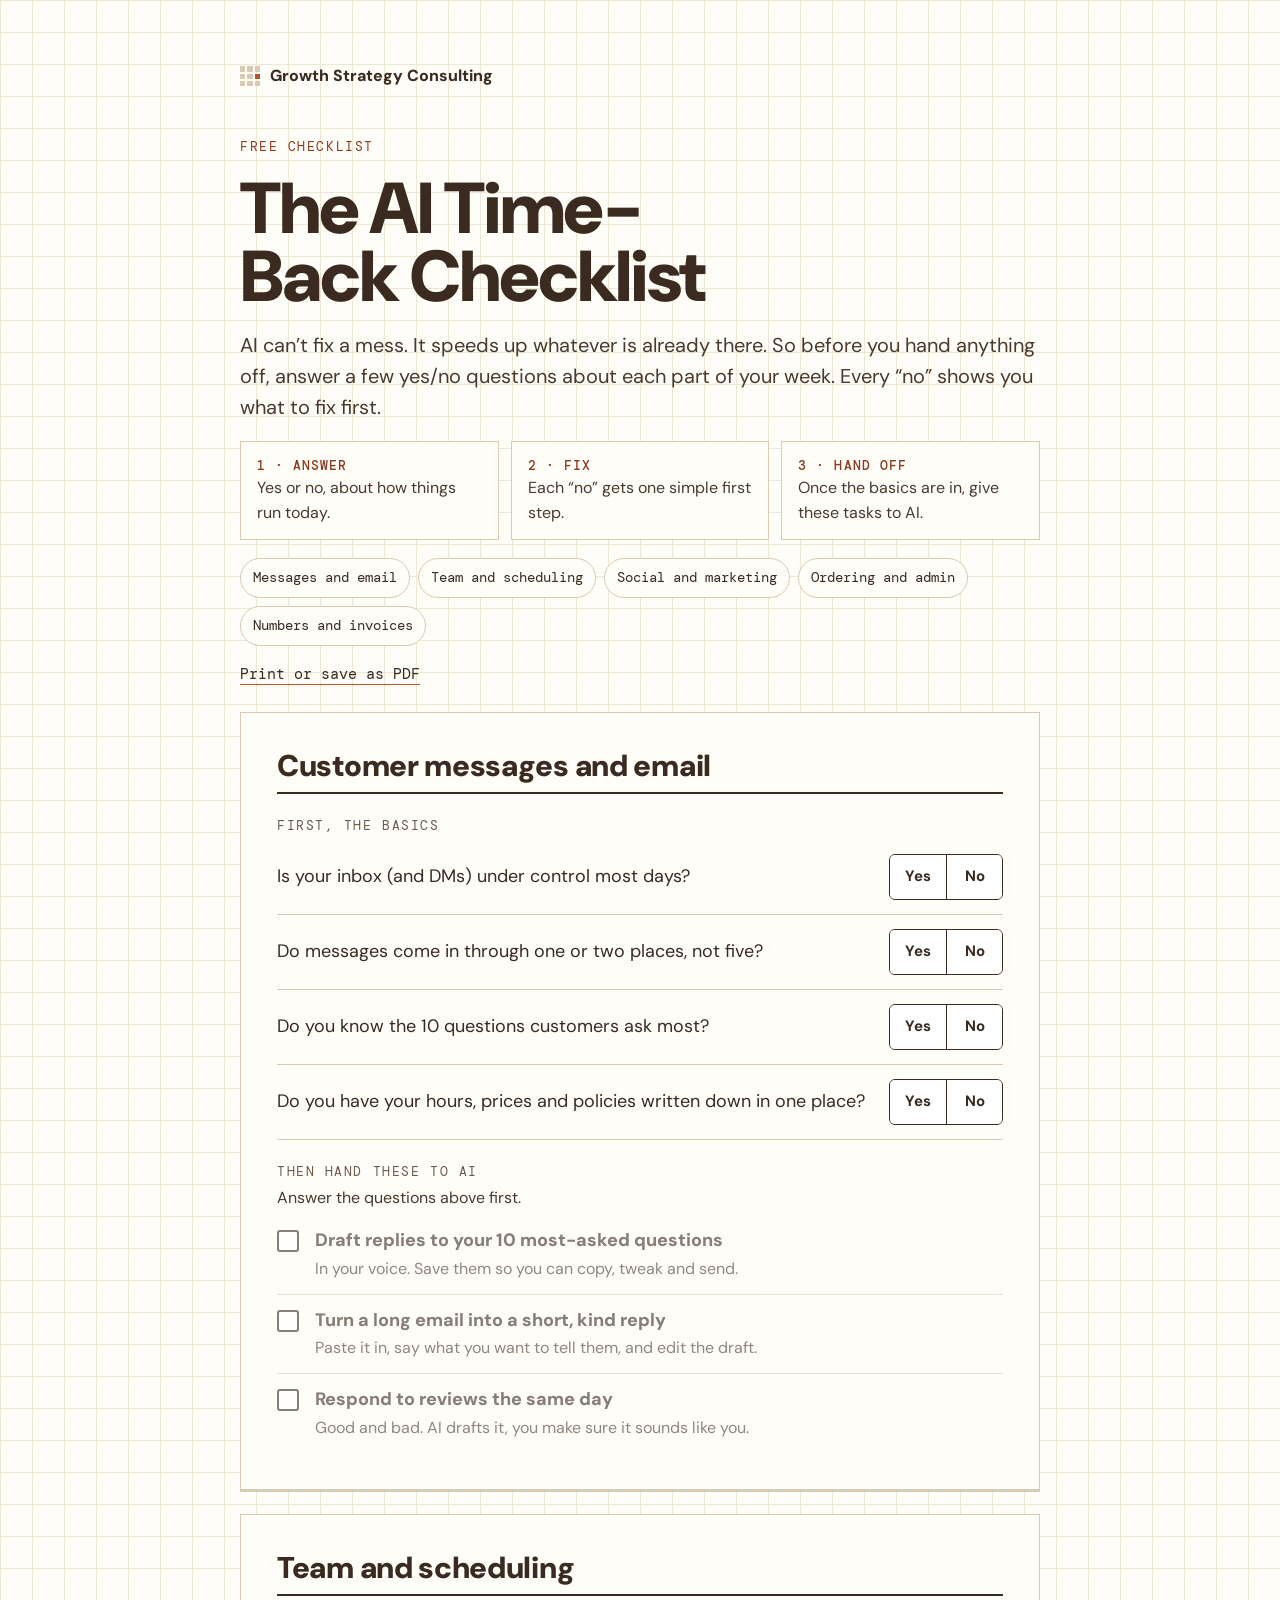
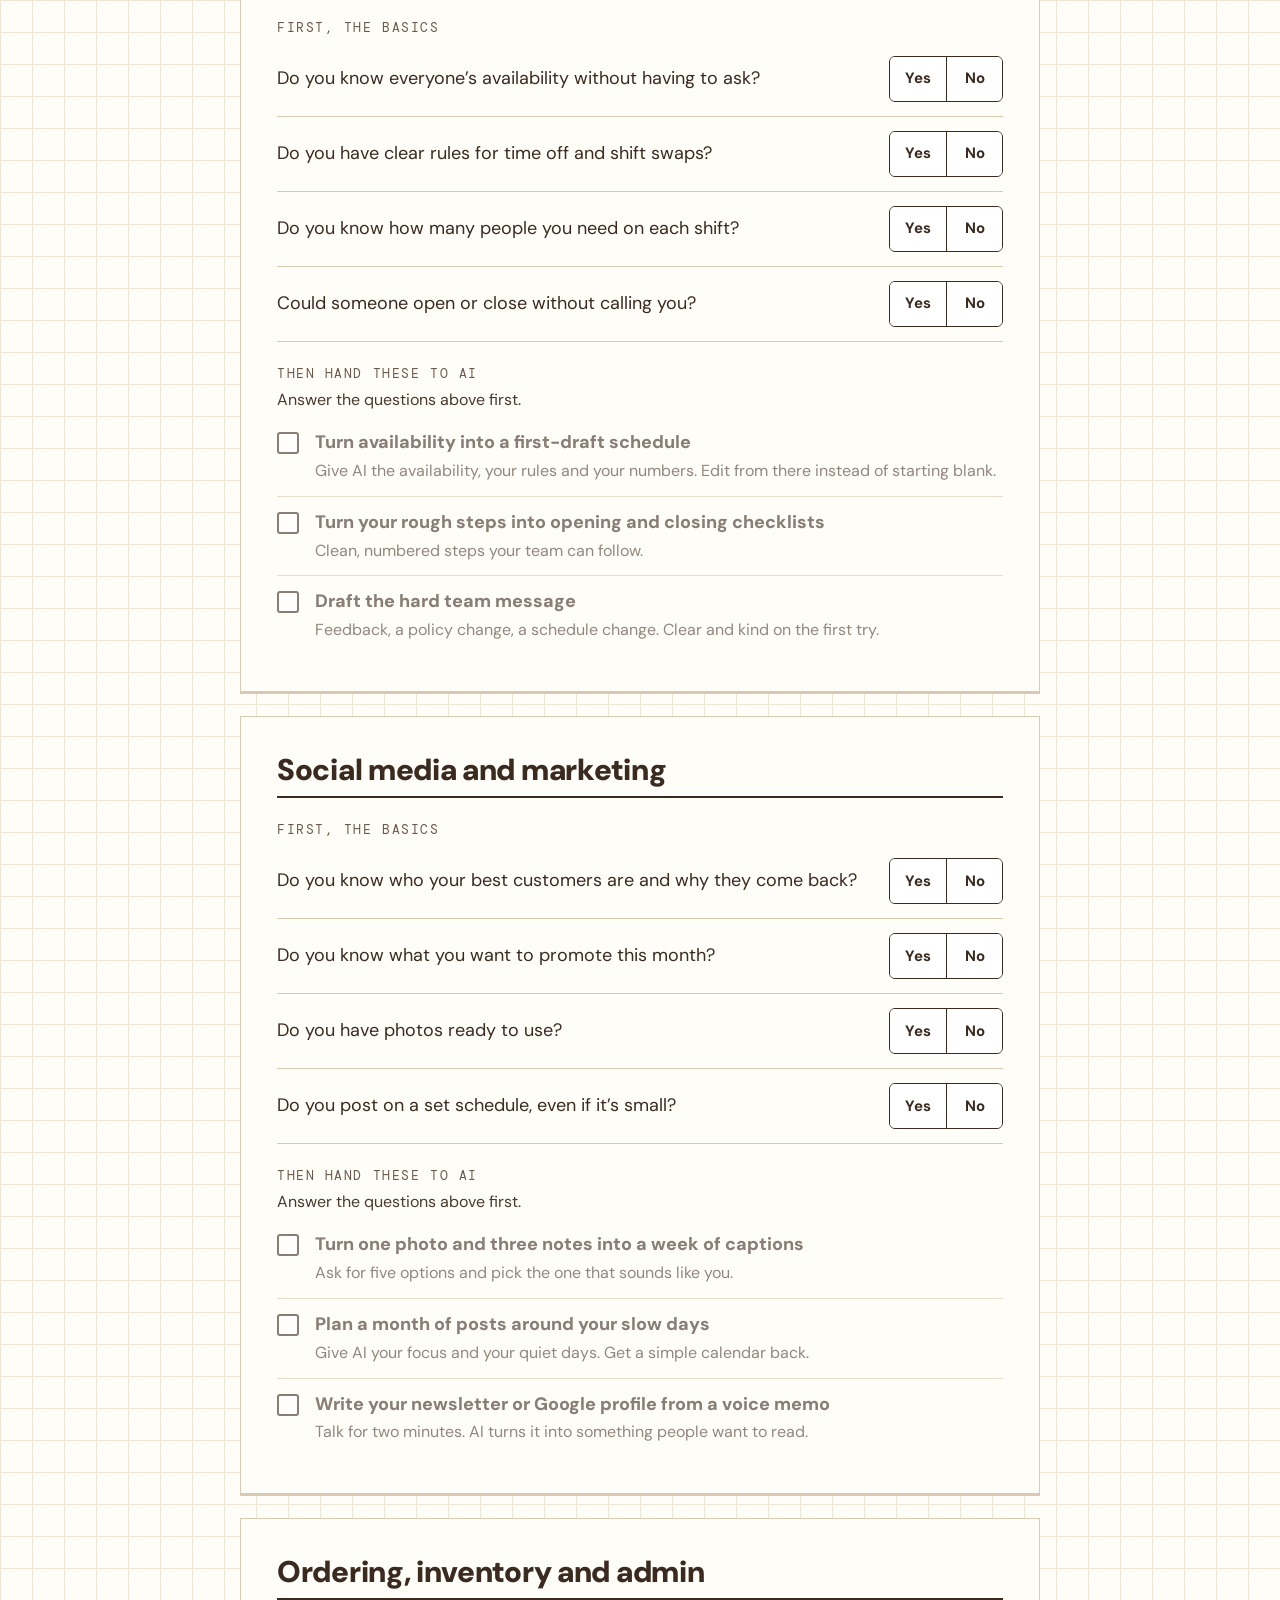
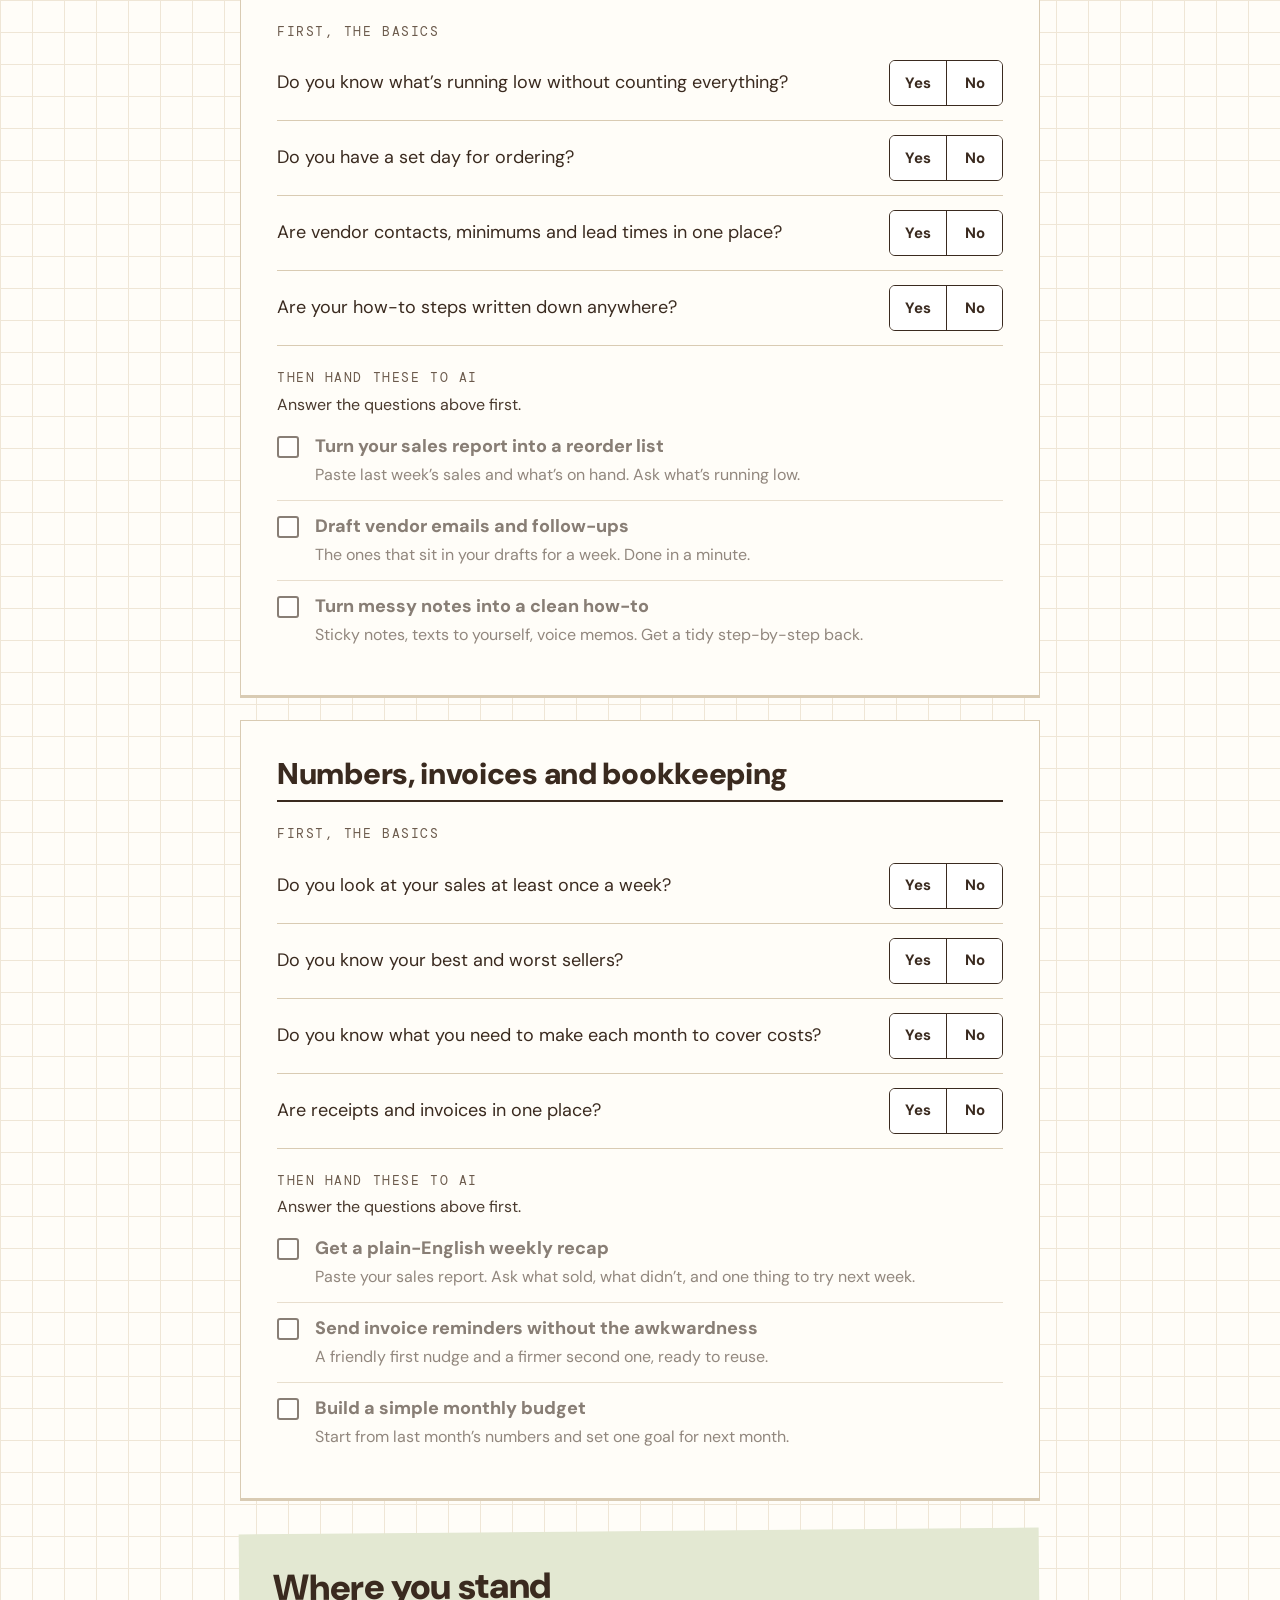
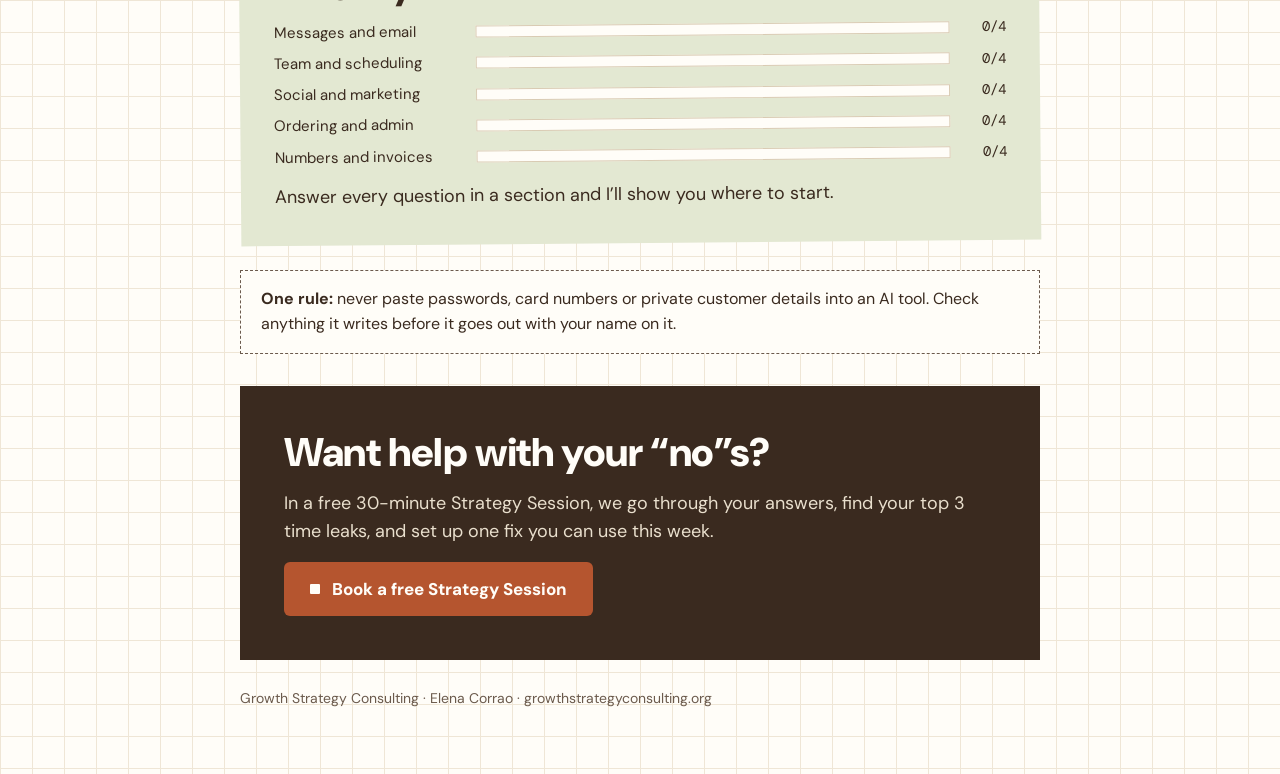
<file: ai-time-back-checklist.html>
<!doctype html>
<html lang="en">
<head>
<!-- Google tag (gtag.js) -->
<script async src="https://www.googletagmanager.com/gtag/js?id=G-XZYD2TFHSL"></script>
<script>
  window.dataLayer = window.dataLayer || [];
  function gtag(){dataLayer.push(arguments);}
  gtag('js', new Date());

  gtag('config', 'G-XZYD2TFHSL');
</script>
<meta charset="utf-8">
<meta name="viewport" content="width=device-width, initial-scale=1, viewport-fit=cover">
<title>AI Time-Back Checklist · Growth Strategy Consulting</title>
<meta name="description" content="A quick yes/no check for each part of your week: what to fix first, and what to hand to AI once you're ready. Free from Growth Strategy Consulting.">
<meta name="robots" content="noindex">
<link rel="icon" href="data:image/svg+xml,%3Csvg xmlns='http://www.w3.org/2000/svg' viewBox='0 0 30 30'%3E%3Cg fill='%23D9CBB3'%3E%3Crect x='0' y='0' width='9' height='9'/%3E%3Crect x='10.5' y='0' width='9' height='9'/%3E%3Crect x='21' y='0' width='9' height='9'/%3E%3Crect x='0' y='10.5' width='9' height='9'/%3E%3Crect x='10.5' y='10.5' width='9' height='9'/%3E%3Crect x='0' y='21' width='9' height='9'/%3E%3Crect x='10.5' y='21' width='9' height='9'/%3E%3Crect x='21' y='21' width='9' height='9'/%3E%3C/g%3E%3Crect x='21' y='10.5' width='9' height='9' fill='%23B5552F'/%3E%3C/svg%3E">
<link rel="preconnect" href="https://fonts.googleapis.com">
<link rel="preconnect" href="https://fonts.gstatic.com" crossorigin>
<link href="https://fonts.googleapis.com/css2?family=DM+Sans:opsz,wght@9..40,400..900&family=DM+Mono:wght@400;500&family=Caveat:wght@500;700&display=swap" rel="stylesheet">
<style>
:root{
  --paper:#FFFDF8; --grid:#EFE6D6; --sand:#D9CBB3; --ink:#3A2A1F; --ink2:#4A3A2E; --muted:#6B5A4C;
  --terra:#B5552F; --terra-t:#8A3A1C; --peach:#F2B08F; --olive:#5E6B3A; --olive-d:#46512A; --cream:#E9DFCD;
  --n1:#F6DCCB; --n2:#E3E8D2;
  --sans:'DM Sans',system-ui,-apple-system,'Segoe UI',sans-serif;
  --mono:'DM Mono',ui-monospace,Menlo,monospace;
  --hand:'Caveat','Bradley Hand','Segoe Print',cursive;
  color-scheme:light;
}
*{box-sizing:border-box}
html{scroll-behavior:smooth;scroll-padding-top:24px}
@media (prefers-reduced-motion:reduce){html{scroll-behavior:auto}}
body{margin:0;font-family:var(--sans);color:var(--ink);font-size:18px;line-height:1.55;-webkit-font-smoothing:antialiased;
  background-color:var(--paper);background-image:linear-gradient(var(--grid) 1px,transparent 1px),linear-gradient(90deg,var(--grid) 1px,transparent 1px);background-size:32px 32px}
a{color:inherit}
.wrap{max-width:880px;margin:0 auto;padding:clamp(28px,5vw,64px) clamp(16px,5vw,40px) 64px}
.eyebrow,.lbl{font-family:var(--mono);font-size:13px;letter-spacing:.12em;text-transform:uppercase;color:var(--terra-t)}
.lbl{color:var(--muted);margin:22px 0 4px}
.hand{font-family:var(--hand);color:var(--terra);font-weight:700;line-height:1.1}
h1,h2{margin:0;font-weight:900;letter-spacing:-.03em;text-wrap:balance}
h1{font-size:clamp(40px,7vw,72px);line-height:.95}
h2{font-size:clamp(24px,3vw,30px);letter-spacing:-.01em;line-height:1.1}
p{margin:0}
.logo{display:flex;align-items:center;gap:10px;font-weight:800;font-size:16px;text-decoration:none;margin-bottom:clamp(28px,5vw,48px)}
.mk{display:inline-grid;grid-template-columns:repeat(3,1fr);gap:2px;width:20px;height:20px}
.mk i{background:var(--sand)} .mk i.on{background:var(--terra)}
.head{display:flex;flex-direction:column;gap:18px;margin-bottom:28px}
.lede{font-size:clamp(18px,1.8vw,20px);color:var(--ink2);max-width:60ch}
.steps{display:grid;grid-template-columns:repeat(3,minmax(0,1fr));gap:12px}
.steps div{background:var(--paper);border:1px solid var(--sand);padding:14px 16px;font-size:16px;color:var(--ink2)}
.steps b{display:block;font-family:var(--mono);font-size:13px;color:var(--terra-t);font-weight:500;letter-spacing:.08em}
@media (max-width:640px){.steps{grid-template-columns:1fr}}
.jump{display:flex;flex-wrap:wrap;gap:8px}
.jump a{font-family:var(--mono);font-size:14px;text-decoration:none;border:1px solid var(--sand);background:var(--paper);padding:8px 12px;border-radius:999px}
.jump a:hover{border-color:var(--ink)}
.jump a.you{border:2px solid var(--olive)}

.area{background:var(--paper);border:1px solid var(--sand);box-shadow:0 2px 0 var(--sand);padding:clamp(20px,4vw,36px);margin-top:24px}
.area.you{border:2px solid var(--olive)}
.area .top{display:flex;flex-wrap:wrap;align-items:baseline;justify-content:space-between;gap:6px 16px;padding-bottom:10px;border-bottom:2px solid var(--ink)}
.area .top .hand{font-size:28px}
.area .yours{font-family:var(--mono);font-size:13px;color:var(--olive);letter-spacing:.06em;text-transform:uppercase}
.q{padding:14px 0;border-bottom:1px solid var(--sand)}
.q .line{display:grid;grid-template-columns:minmax(0,1fr) auto;gap:10px 18px;align-items:center}
.yn{display:inline-flex;border:1px solid var(--ink);border-radius:6px;overflow:hidden}
.yn button{font:inherit;font-size:15px;font-weight:700;min-width:56px;min-height:44px;padding:0 14px;border:0;background:#fff;color:var(--ink);cursor:pointer}
.yn button+button{border-left:1px solid var(--ink)}
.yn button:focus-visible{outline:3px solid var(--terra);outline-offset:-3px}
.yn button[aria-pressed="true"][data-v="y"]{background:var(--olive);color:var(--paper)}
.yn button[aria-pressed="true"][data-v="n"]{background:var(--terra);color:var(--paper)}
.fix{display:none;margin-top:10px;padding:12px 16px;background:var(--n1);font-size:16px;color:var(--ink)}
.fix b{font-family:var(--hand);color:var(--terra-t);font-size:24px;font-weight:700;margin-right:6px}
.q.no .fix{display:block}
@media (max-width:560px){.q .line{grid-template-columns:1fr}.yn{justify-self:start}}

.ai{margin-top:6px}
.ai .status{font-size:16px;color:var(--ink2);margin-bottom:4px}
.ai .status .hand{font-size:26px}
.item{display:grid;grid-template-columns:24px minmax(0,1fr);gap:14px;align-items:start;padding:12px 0;border-bottom:1px solid var(--sand);cursor:pointer}
.item:last-child{border-bottom:0}
.item input{appearance:none;-webkit-appearance:none;width:22px;height:22px;margin:3px 0 0;border:2px solid var(--ink);border-radius:3px;background:#fff;cursor:pointer;position:relative}
.item input:checked{background:var(--olive);border-color:var(--olive)}
.item input:checked::after{content:"";position:absolute;left:5px;top:1px;width:6px;height:11px;border:solid var(--paper);border-width:0 2px 2px 0;transform:rotate(45deg)}
.item input:focus-visible{outline:3px solid var(--terra);outline-offset:2px}
.item b{display:block;font-weight:800}
.item small{display:block;font-size:16px;color:var(--ink2);margin-top:2px}
.area.notyet .ai .item{opacity:.6}

.sum{margin-top:32px;background:var(--n2);padding:clamp(22px,4vw,34px);transform:rotate(-.5deg);display:flex;flex-direction:column;gap:14px}
.sum h2{font-size:clamp(26px,3.4vw,36px)}
.bars{display:grid;gap:8px}
.bar{display:grid;grid-template-columns:minmax(0,190px) minmax(0,1fr) 44px;gap:12px;align-items:center;font-size:15px}
.bar .track{height:12px;background:var(--paper);border:1px solid var(--sand)}
.bar .fill{height:100%;width:0;background:var(--olive);transition:width .3s}
.bar .n{font-family:var(--mono);font-size:14px;text-align:right}
@media (max-width:560px){.bar{grid-template-columns:minmax(0,1fr) 44px}.bar .track{grid-column:1/-1;grid-row:2}}
@media (prefers-reduced-motion:reduce){.bar .fill{transition:none}}
.sum .start{font-size:18px}
.sum .start .hand{font-size:30px;display:block}

.note{margin-top:28px;padding:16px 20px;background:var(--paper);border:1px dashed var(--muted);font-size:16px}
.close{margin-top:32px;background:var(--ink);color:var(--paper);padding:clamp(28px,5vw,44px);display:flex;flex-direction:column;gap:16px;align-items:flex-start}
.close h2{color:var(--paper);font-size:clamp(28px,4vw,40px)}
.close p{color:var(--cream)}
.cta{display:inline-flex;align-items:center;justify-content:center;gap:12px;min-height:52px;background:var(--terra);color:var(--paper);text-decoration:none;font-weight:800;font-size:17px;padding:14px 26px;border-radius:6px}
.cta i{width:10px;height:10px;background:var(--paper);border-radius:1px}
.cta:hover{background:var(--terra-t)}
.cta:focus-visible,.print:focus-visible,.jump a:focus-visible{outline:3px solid var(--terra);outline-offset:3px}
.print{font-family:var(--mono);font-size:15px;background:none;border:0;padding:0;color:var(--ink);text-decoration:underline;text-decoration-color:var(--terra);text-underline-offset:5px;cursor:pointer;align-self:flex-start}
footer{margin-top:28px;font-size:14px;color:var(--muted)}
@media print{
  body{background:#fff;font-size:13px}
  .print,.jump,.close .cta{display:none}
  .area{box-shadow:none;break-inside:avoid}
  .area.notyet .ai .item{opacity:1}
  .fix{display:block}
  .sum{transform:none}
  .close{background:#fff;color:var(--ink);border:2px solid var(--ink)}
  .close h2,.close p{color:var(--ink)}
}
</style>
</head>
<body>
<main class="wrap">
  <a class="logo" href="index.html"><span class="mk" aria-hidden="true"><i></i><i></i><i></i><i></i><i></i><i class="on"></i><i></i><i></i><i></i></span>Growth Strategy Consulting</a>

  <div class="head">
    <div class="eyebrow">Free checklist</div>
    <h1>The AI Time-Back Checklist</h1>
    <p class="lede">AI can’t fix a mess. It speeds up whatever is already there. So before you hand anything off, answer a few yes/no questions about each part of your week. Every “no” shows you what to fix first.</p>
    <div class="steps">
      <div><b>1 · ANSWER</b>Yes or no, about how things run today.</div>
      <div><b>2 · FIX</b>Each “no” gets one simple first step.</div>
      <div><b>3 · HAND OFF</b>Once the basics are in, give these tasks to AI.</div>
    </div>
    <nav class="jump" id="jump" aria-label="Jump to a section"></nav>
    <button class="print" type="button" onclick="window.print()">Print or save as PDF</button>
  </div>

  <div id="areas"></div>

  <section class="sum" aria-labelledby="sum-h" aria-live="polite">
    <h2 id="sum-h">Where you stand</h2>
    <div class="bars" id="bars"></div>
    <p class="start" id="start">Answer the questions above and I’ll show you where to start.</p>
  </section>

  <p class="note"><strong>One rule:</strong> never paste passwords, card numbers or private customer details into an AI tool. Check anything it writes before it goes out with your name on it.</p>

  <section class="close" aria-labelledby="close-h">
    <h2 id="close-h">Want help with your “no”s?</h2>
    <p>In a free 30-minute Strategy Session, we go through your answers, find your top 3 time leaks, and set up one fix you can use this week.</p>
    <a class="cta" href="https://calendly.com/corraoconsulting/30min" target="_blank" rel="noopener"><i aria-hidden="true"></i>Book a free Strategy Session</a>
  </section>

  <footer>Growth Strategy Consulting · Elena Corrao · growthstrategyconsulting.org</footer>
</main>

<script>
var AREAS=[
 {id:'messages',name:'Customer messages and email',short:'Messages and email',
  qs:[
   ['Is your inbox (and DMs) under control most days?','Pick two set times a day to check messages, and turn notifications off the rest of the time.'],
   ['Do messages come in through one or two places, not five?','Choose where customers should reach you. Put that on your website, Google profile and bio, and point everything else there.'],
   ['Do you know the 10 questions customers ask most?','For one week, jot down every question you get. That list is what AI will answer for you.'],
   ['Do you have your hours, prices and policies written down in one place?','Write them once in a simple doc. It becomes your FAQ and what AI works from.']],
  ai:[
   ['Draft replies to your 10 most-asked questions','In your voice. Save them so you can copy, tweak and send.'],
   ['Turn a long email into a short, kind reply','Paste it in, say what you want to tell them, and edit the draft.'],
   ['Respond to reviews the same day','Good and bad. AI drafts it, you make sure it sounds like you.']]},
 {id:'team',name:'Team and scheduling',short:'Team and scheduling',
  qs:[
   ['Do you know everyone’s availability without having to ask?','Collect availability in one place, like a shared form or sheet, and have the team update it once a month.'],
   ['Do you have clear rules for time off and shift swaps?','Write three rules: how far ahead to ask, how swaps work, and who approves them.'],
   ['Do you know how many people you need on each shift?','Look at your busiest and slowest hours and set a number for each.'],
   ['Could someone open or close without calling you?','Walk through opening and closing once and write the steps down, even roughly.']],
  ai:[
   ['Turn availability into a first-draft schedule','Give AI the availability, your rules and your numbers. Edit from there instead of starting blank.'],
   ['Turn your rough steps into opening and closing checklists','Clean, numbered steps your team can follow.'],
   ['Draft the hard team message','Feedback, a policy change, a schedule change. Clear and kind on the first try.']]},
 {id:'marketing',name:'Social media and marketing',short:'Social and marketing',
  qs:[
   ['Do you know who your best customers are and why they come back?','Write down your three best regulars and what they buy. That’s who your posts are for.'],
   ['Do you know what you want to promote this month?','Pick one thing: a product, a slow day, an event. One focus is enough.'],
   ['Do you have photos ready to use?','Spend 15 minutes taking 20 photos of your space, products and team. Save them in one album.'],
   ['Do you post on a set schedule, even if it’s small?','Choose two days a week you’ll post. Consistent beats constant.']],
  ai:[
   ['Turn one photo and three notes into a week of captions','Ask for five options and pick the one that sounds like you.'],
   ['Plan a month of posts around your slow days','Give AI your focus and your quiet days. Get a simple calendar back.'],
   ['Write your newsletter or Google profile from a voice memo','Talk for two minutes. AI turns it into something people want to read.']]},
 {id:'admin',name:'Ordering, inventory and admin',short:'Ordering and admin',
  qs:[
   ['Do you know what’s running low without counting everything?','Make a short list of the 10 items you can’t run out of, with the amount that means “reorder now.”'],
   ['Do you have a set day for ordering?','Pick one day a week for orders, so it’s not happening at 9pm in a panic.'],
   ['Are vendor contacts, minimums and lead times in one place?','Put them in one sheet: who, how to order, minimum, and how long it takes to arrive.'],
   ['Are your how-to steps written down anywhere?','Start with the one task only you know how to do. Write it down, rough is fine.']],
  ai:[
   ['Turn your sales report into a reorder list','Paste last week’s sales and what’s on hand. Ask what’s running low.'],
   ['Draft vendor emails and follow-ups','The ones that sit in your drafts for a week. Done in a minute.'],
   ['Turn messy notes into a clean how-to','Sticky notes, texts to yourself, voice memos. Get a tidy step-by-step back.']]},
 {id:'numbers',name:'Numbers, invoices and bookkeeping',short:'Numbers and invoices',
  qs:[
   ['Do you look at your sales at least once a week?','Put 15 minutes on your calendar every Monday to look at last week’s sales.'],
   ['Do you know your best and worst sellers?','Pull last month’s sales report and circle your top 5 and bottom 5.'],
   ['Do you know what you need to make each month to cover costs?','Add up rent, payroll and regular bills. That number is your floor.'],
   ['Are receipts and invoices in one place?','Pick one folder or app and put everything there from now on.']],
  ai:[
   ['Get a plain-English weekly recap','Paste your sales report. Ask what sold, what didn’t, and one thing to try next week.'],
   ['Send invoice reminders without the awkwardness','A friendly first nudge and a firmer second one, ready to reuse.'],
   ['Build a simple monthly budget','Start from last month’s numbers and set one goal for next month.']]}
];
var params=new URLSearchParams(location.search), start=params.get('start');
if(start&&!AREAS.some(function(a){return a.id===start}))start=null;
if(start){AREAS.sort(function(a,b){return (b.id===start)-(a.id===start)})}

var wrap=document.getElementById('areas'), jump=document.getElementById('jump'), bars=document.getElementById('bars');
function esc(s){return s.replace(/[&<>"]/g,function(c){return{'&':'&amp;','<':'&lt;','>':'&gt;','"':'&quot;'}[c]})}
AREAS.forEach(function(a){
  var you=a.id===start;
  var h='<section class="area notyet'+(you?' you':'')+'" id="'+a.id+'" aria-labelledby="h-'+a.id+'">'+
    '<div class="top"><h2 id="h-'+a.id+'">'+esc(a.name)+'</h2>'+(you?'<span class="yours">You said this is where your week goes</span>':'')+'</div>'+
    '<p class="lbl">First, the basics</p>';
  a.qs.forEach(function(q,i){
    h+='<div class="q" data-i="'+i+'"><div class="line"><span id="q-'+a.id+i+'">'+esc(q[0])+'</span>'+
      '<span class="yn" role="group" aria-labelledby="q-'+a.id+i+'"><button type="button" data-v="y" aria-pressed="false">Yes</button><button type="button" data-v="n" aria-pressed="false">No</button></span></div>'+
      '<p class="fix"><b>do this first:</b>'+esc(q[1])+'</p></div>';
  });
  h+='<div class="ai"><p class="lbl">Then hand these to AI</p><p class="status"></p>';
  a.ai.forEach(function(t){h+='<label class="item"><input type="checkbox"><span><b>'+esc(t[0])+'</b><small>'+esc(t[1])+'</small></span></label>'});
  h+='</div></section>';
  wrap.insertAdjacentHTML('beforeend',h);
  jump.insertAdjacentHTML('beforeend','<a href="#'+a.id+'"'+(you?' class="you"':'')+'>'+esc(a.short)+'</a>');
  bars.insertAdjacentHTML('beforeend','<div class="bar" data-a="'+a.id+'"><span>'+esc(a.short)+'</span><span class="track"><span class="fill" style="display:block"></span></span><span class="n">0/'+a.qs.length+'</span></div>');
});

function update(){
  var best=null, answeredAll=0;
  AREAS.forEach(function(a){
    var sec=document.getElementById(a.id), qs=sec.querySelectorAll('.q');
    var yes=0, no=0;
    qs.forEach(function(q){ if(q.classList.contains('yes'))yes++; if(q.classList.contains('no'))no++; });
    var total=qs.length, st=sec.querySelector('.status');
    sec.classList.toggle('notyet', yes<total);
    if(yes+no===0) st.innerHTML='Answer the questions above first.';
    else if(yes===total) st.innerHTML='<span class="hand">you’re ready!</span> Your basics are in place. Start with the first one.';
    else st.innerHTML='Fix your '+no+' “no”'+(no===1?'':'s')+' first'+(yes+no<total?' (and answer the rest)':'')+'. Then these will actually save you time.';
    var bar=bars.querySelector('[data-a="'+a.id+'"]');
    bar.querySelector('.fill').style.width=(yes/total*100)+'%';
    bar.querySelector('.n').textContent=yes+'/'+total;
    if(yes+no===total){answeredAll++; if(!best||yes<best.yes||(yes===best.yes&&a.id===start))best={a:a,yes:yes,total:total};}
  });
  var el=document.getElementById('start');
  if(!best){el.textContent='Answer every question in a section and I’ll show you where to start.';return}
  if(best.yes===best.total) el.innerHTML='<span class="hand">your basics look solid</span>Pick any AI task above and try it this week.';
  else el.innerHTML='<span class="hand">start with '+esc(best.a.short.toLowerCase())+'</span>That’s where the most basics are missing'+(answeredAll<AREAS.length?' so far':'')+'. Fix those “no”s this week, then hand the tasks to AI. <a href="#'+best.a.id+'">Go back to it</a>.';
}
wrap.addEventListener('click',function(e){
  var b=e.target.closest('.yn button'); if(!b)return;
  var q=b.closest('.q'), v=b.getAttribute('data-v');
  q.querySelectorAll('.yn button').forEach(function(x){x.setAttribute('aria-pressed', String(x===b))});
  q.classList.toggle('yes',v==='y'); q.classList.toggle('no',v==='n');
  update();
});
update();
</script>
</body>
</html>
</file>
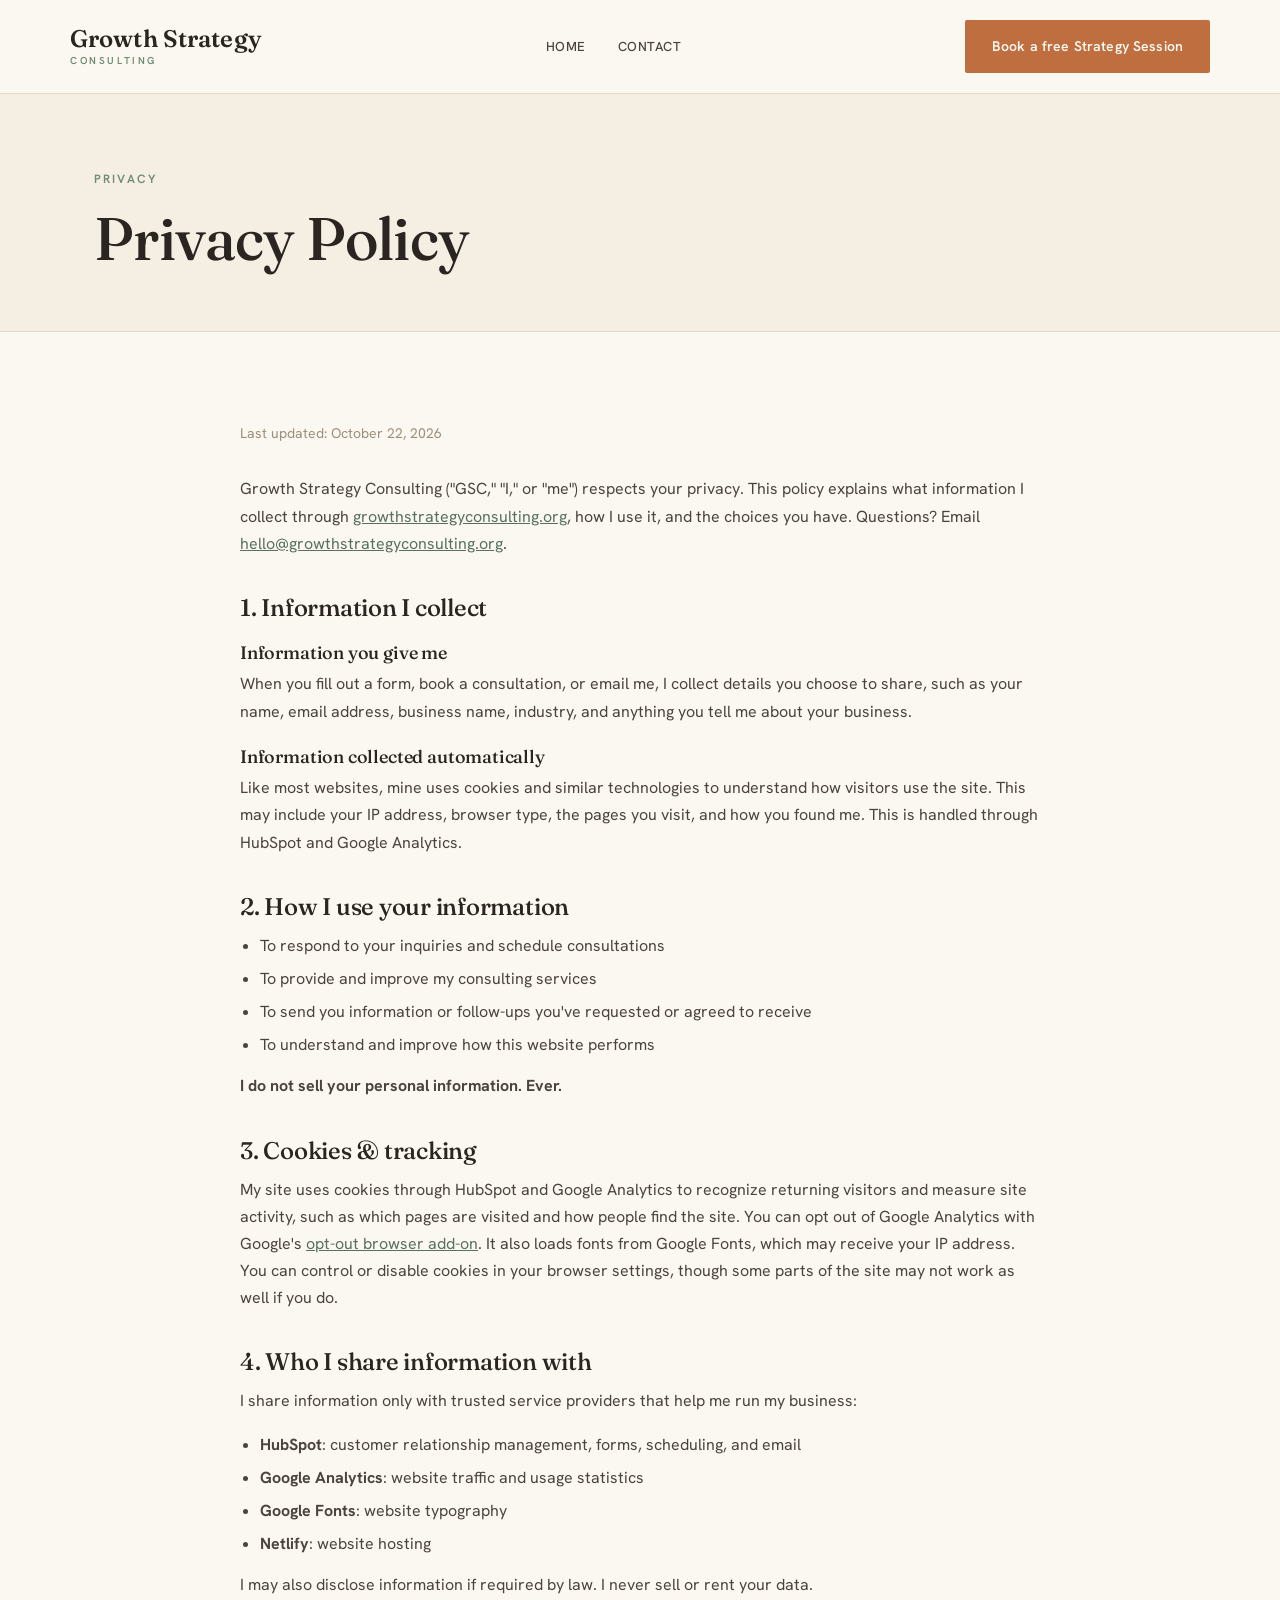
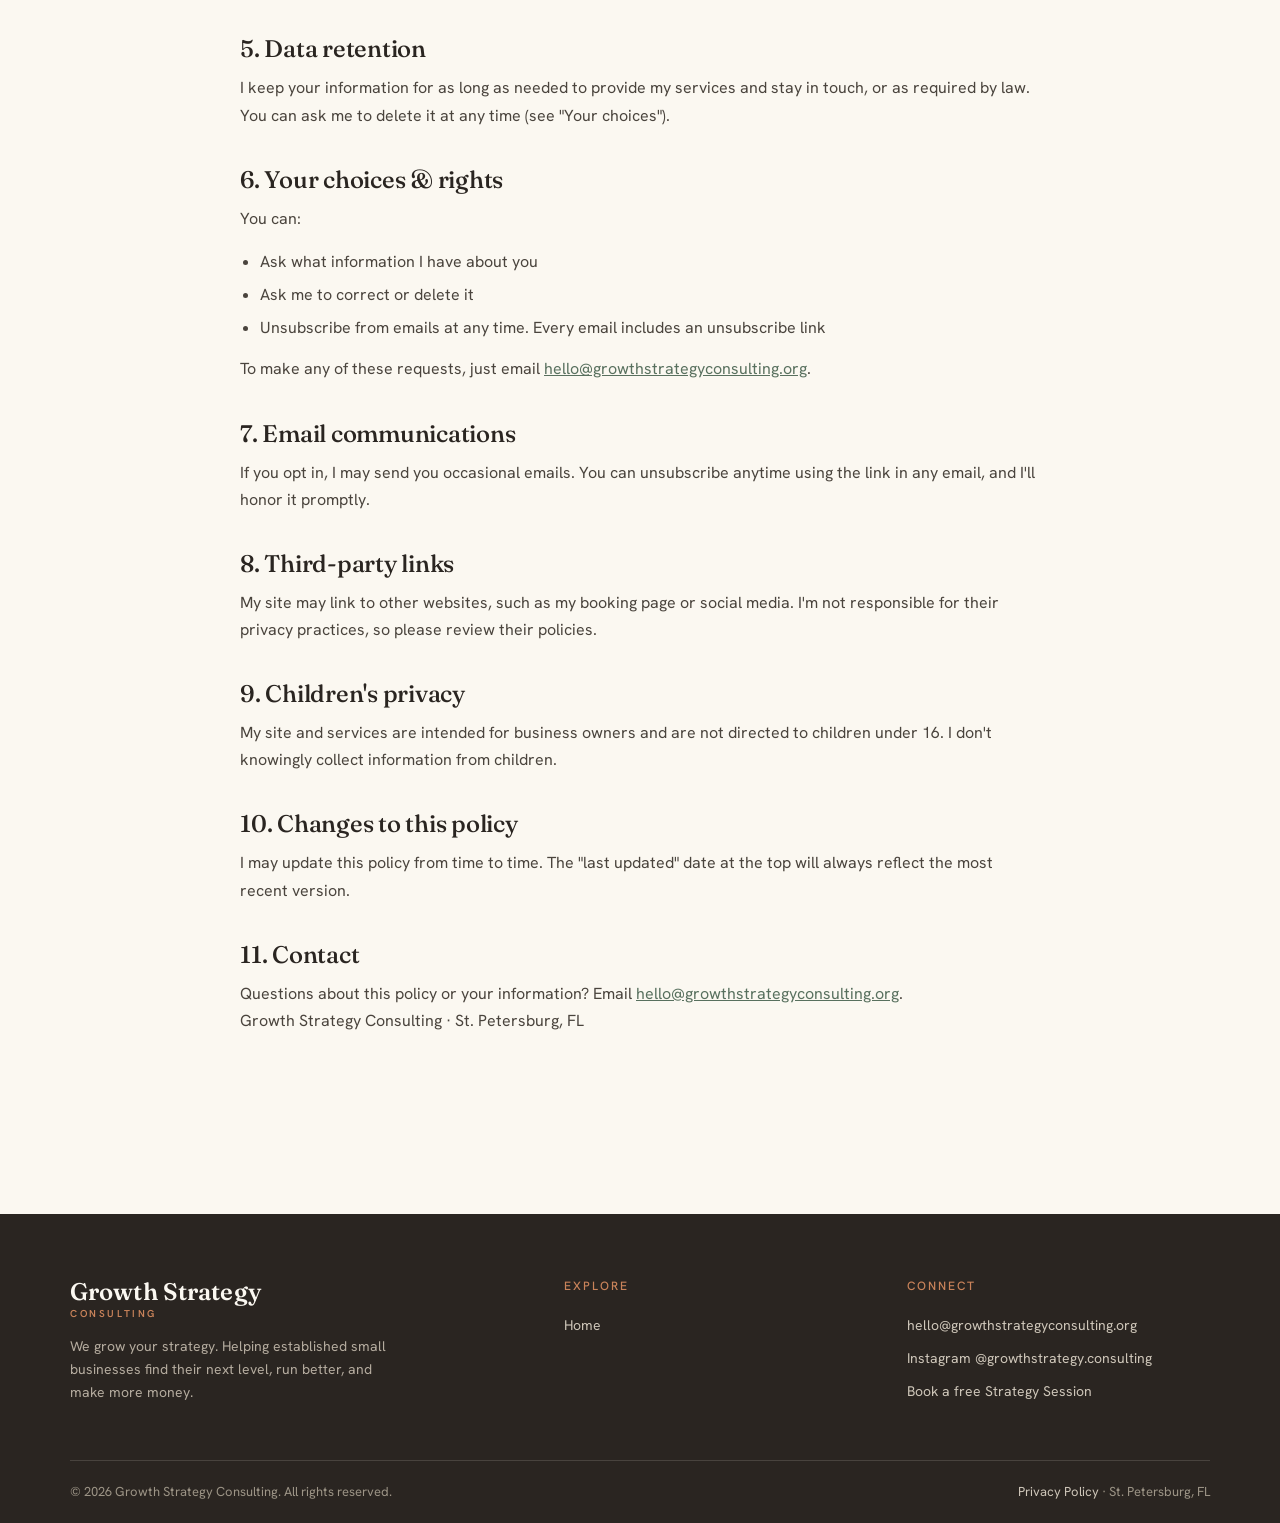
<file: privacy.html>
<!DOCTYPE html>
<html lang="en">
<head>
<!-- Google tag (gtag.js) -->
<script async src="https://www.googletagmanager.com/gtag/js?id=G-XZYD2TFHSL"></script>
<script>
  window.dataLayer = window.dataLayer || [];
  function gtag(){dataLayer.push(arguments);}
  gtag('js', new Date());

  gtag('config', 'G-XZYD2TFHSL');
</script>
  <meta charset="UTF-8" />
  <meta name="viewport" content="width=device-width, initial-scale=1.0" />
  <title>Privacy Policy | Growth Strategy Consulting</title>
  <meta name="description" content="How Growth Strategy Consulting collects, uses, and protects your information." />

  <link rel="preconnect" href="https://fonts.googleapis.com" />
  <link rel="preconnect" href="https://fonts.gstatic.com" crossorigin />
  <link href="https://fonts.googleapis.com/css2?family=Fraunces:ital,opsz,wght@0,9..144,400..600;1,9..144,400..500&family=Hanken+Grotesk:wght@400;500;600;700&display=swap" rel="stylesheet" />
  <link rel="stylesheet" href="assets/styles.css?v=2" />
</head>
<body>

  <!-- ===== Header ===== -->
  <header>
    <div class="wrap nav">
      <a class="logo" href="index.html"><b>Growth Strategy</b><span>CONSULTING</span></a>
      <ul class="nav-links">
        <li><a href="index.html">HOME</a></li>
        <li><a href="index.html#connect">CONTACT</a></li>
      </ul>
      <a class="btn btn--primary" href="https://calendly.com/corraoconsulting/30min" target="_blank" rel="noopener">Book a free Strategy Session</a>
    </div>
  </header>

  <!-- ===== Page hero ===== -->
  <section class="page-hero">
    <div class="wrap">
      <div class="eyebrow">Privacy</div>
      <h1>Privacy Policy</h1>
    </div>
  </section>

  <!-- ===== Policy ===== -->
  <section class="section">
    <div class="wrap legal">
      <p class="updated">Last updated: October 22, 2026</p>

      <p>Growth Strategy Consulting ("GSC," "I," or "me") respects your privacy. This policy explains what information I collect through <a href="https://growthstrategyconsulting.org">growthstrategyconsulting.org</a>, how I use it, and the choices you have. Questions? Email <a href="mailto:hello@growthstrategyconsulting.org">hello@growthstrategyconsulting.org</a>.</p>

      <h2>1. Information I collect</h2>
      <h3>Information you give me</h3>
      <p>When you fill out a form, book a consultation, or email me, I collect details you choose to share, such as your name, email address, business name, industry, and anything you tell me about your business.</p>
      <h3>Information collected automatically</h3>
      <p>Like most websites, mine uses cookies and similar technologies to understand how visitors use the site. This may include your IP address, browser type, the pages you visit, and how you found me. This is handled through HubSpot and Google Analytics.</p>

      <h2>2. How I use your information</h2>
      <ul>
        <li>To respond to your inquiries and schedule consultations</li>
        <li>To provide and improve my consulting services</li>
        <li>To send you information or follow-ups you've requested or agreed to receive</li>
        <li>To understand and improve how this website performs</li>
      </ul>
      <p><strong>I do not sell your personal information. Ever.</strong></p>

      <h2>3. Cookies &amp; tracking</h2>
      <p>My site uses cookies through HubSpot and Google Analytics to recognize returning visitors and measure site activity, such as which pages are visited and how people find the site. You can opt out of Google Analytics with Google's <a href="https://tools.google.com/dlpage/gaoptout" target="_blank" rel="noopener">opt-out browser add-on</a>. It also loads fonts from Google Fonts, which may receive your IP address. You can control or disable cookies in your browser settings, though some parts of the site may not work as well if you do.</p>

      <h2>4. Who I share information with</h2>
      <p>I share information only with trusted service providers that help me run my business:</p>
      <ul>
        <li><strong>HubSpot</strong>: customer relationship management, forms, scheduling, and email</li>
        <li><strong>Google Analytics</strong>: website traffic and usage statistics</li>
        <li><strong>Google Fonts</strong>: website typography</li>
        <li><strong>Netlify</strong>: website hosting</li>
      </ul>
      <p>I may also disclose information if required by law. I never sell or rent your data.</p>

      <h2>5. Data retention</h2>
      <p>I keep your information for as long as needed to provide my services and stay in touch, or as required by law. You can ask me to delete it at any time (see "Your choices").</p>

      <h2>6. Your choices &amp; rights</h2>
      <p>You can:</p>
      <ul>
        <li>Ask what information I have about you</li>
        <li>Ask me to correct or delete it</li>
        <li>Unsubscribe from emails at any time. Every email includes an unsubscribe link</li>
      </ul>
      <p>To make any of these requests, just email <a href="mailto:hello@growthstrategyconsulting.org">hello@growthstrategyconsulting.org</a>.</p>

      <h2>7. Email communications</h2>
      <p>If you opt in, I may send you occasional emails. You can unsubscribe anytime using the link in any email, and I'll honor it promptly.</p>

      <h2>8. Third-party links</h2>
      <p>My site may link to other websites, such as my booking page or social media. I'm not responsible for their privacy practices, so please review their policies.</p>

      <h2>9. Children's privacy</h2>
      <p>My site and services are intended for business owners and are not directed to children under 16. I don't knowingly collect information from children.</p>

      <h2>10. Changes to this policy</h2>
      <p>I may update this policy from time to time. The "last updated" date at the top will always reflect the most recent version.</p>

      <h2>11. Contact</h2>
      <p>Questions about this policy or your information? Email <a href="mailto:hello@growthstrategyconsulting.org">hello@growthstrategyconsulting.org</a>.<br />Growth Strategy Consulting · St. Petersburg, FL</p>
    </div>
  </section>

  <!-- ===== Footer ===== -->
  <footer class="site-footer" id="connect">
    <div class="wrap footer-main">
      <div class="footer-brand">
        <a class="logo" href="index.html"><b>Growth Strategy</b><span>CONSULTING</span></a>
        <p>We grow your strategy. Helping established small businesses find their next level, run better, and make more money.</p>
      </div>
      <div class="footer-col">
        <h4>Explore</h4>
        <a href="index.html">Home</a>
      </div>
      <div class="footer-col">
        <h4>Connect</h4>
        <a href="mailto:hello@growthstrategyconsulting.org">hello@growthstrategyconsulting.org</a>
        <a href="https://instagram.com/growthstrategy.consulting" target="_blank" rel="noopener">Instagram @growthstrategy.consulting</a>
        <a href="https://calendly.com/corraoconsulting/30min" target="_blank" rel="noopener">Book a free Strategy Session</a>
      </div>
    </div>
    <div class="wrap footer-bottom">
      <span>&copy; 2026 Growth Strategy Consulting. All rights reserved.</span>
      <span><a href="privacy.html">Privacy Policy</a> &middot; St. Petersburg, FL</span>
    </div>
  </footer>

  <!-- HubSpot tracking code -->
  <script type="text/javascript" id="hs-script-loader" async defer src="//js-na2.hs-scripts.com/246490220.js"></script>

</body>
</html>
</file>
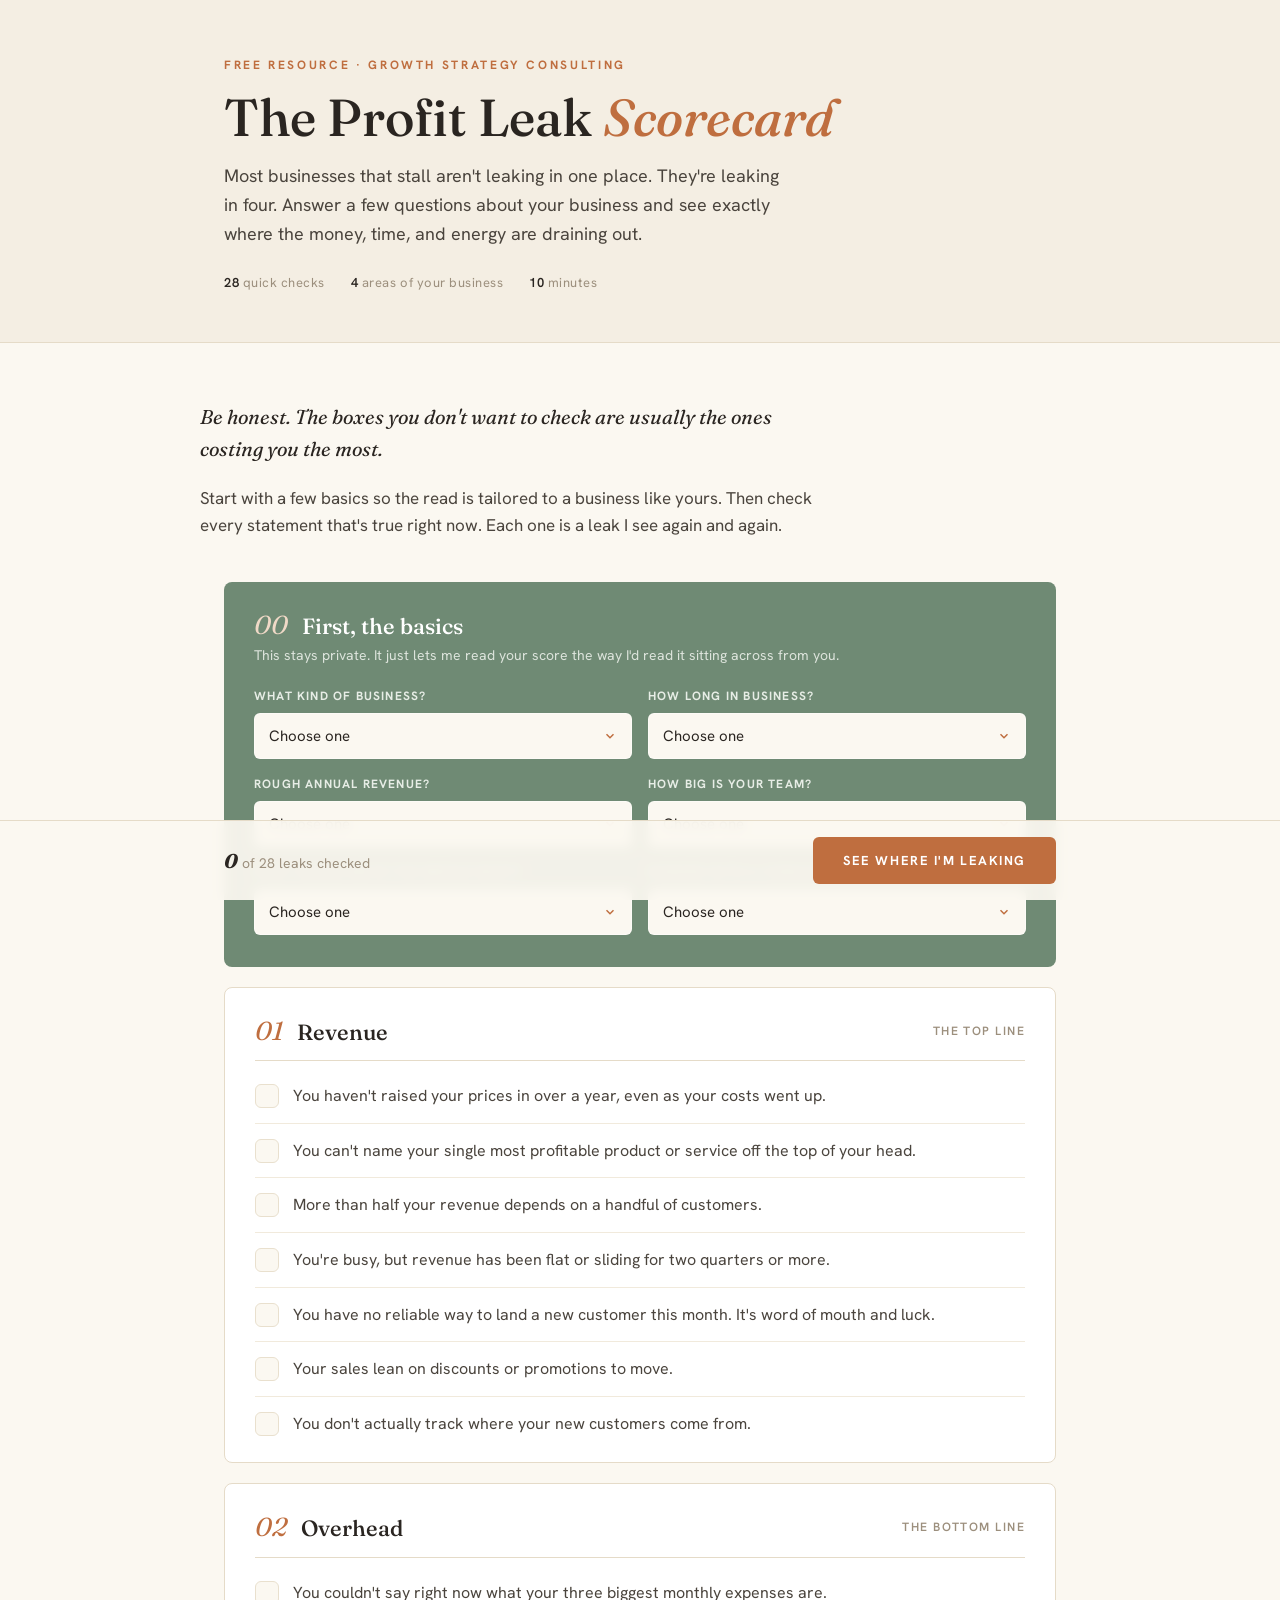
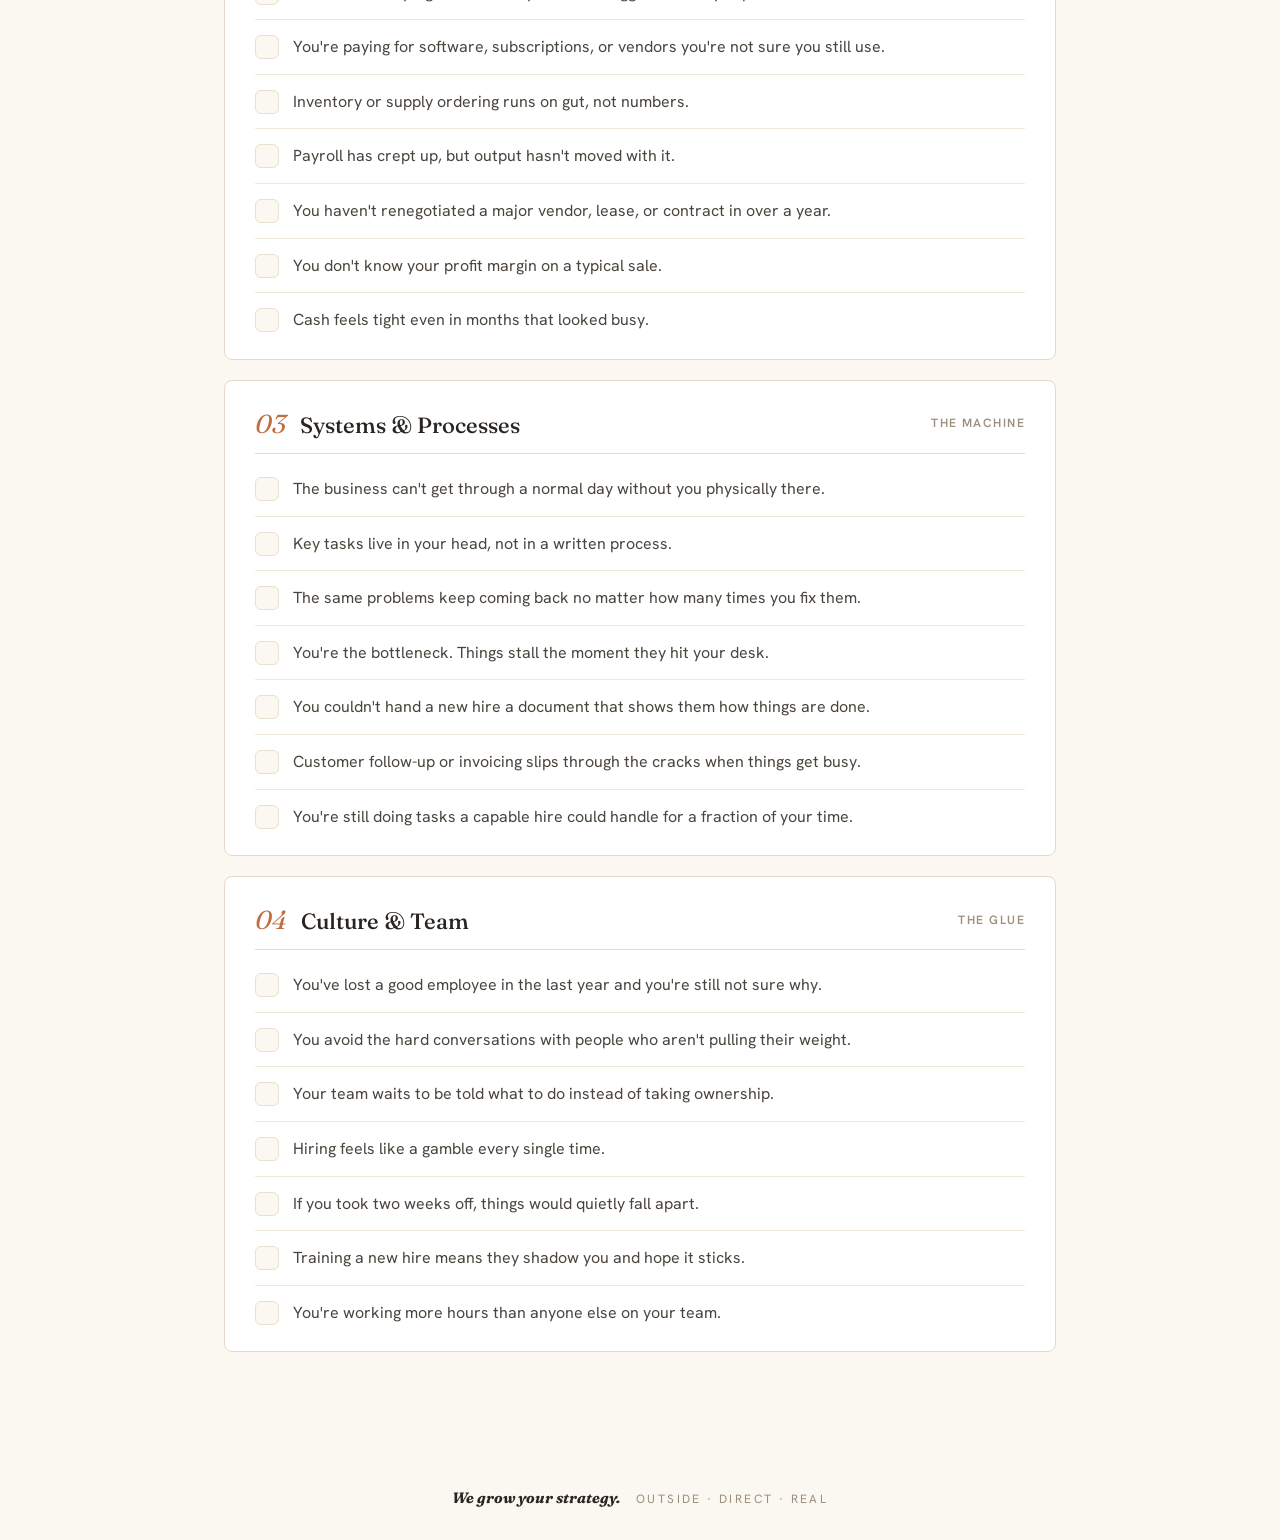
<file: profit-leak-scorecard.html>
<!DOCTYPE html>
<html lang="en">
<head>
<!-- Google tag (gtag.js) -->
<script async src="https://www.googletagmanager.com/gtag/js?id=G-XZYD2TFHSL"></script>
<script>
  window.dataLayer = window.dataLayer || [];
  function gtag(){dataLayer.push(arguments);}
  gtag('js', new Date());

  gtag('config', 'G-XZYD2TFHSL');
</script>
<meta charset="UTF-8" />
<meta name="viewport" content="width=device-width, initial-scale=1.0" />
<title>The Profit Leak Scorecard | Growth Strategy Consulting</title>
<link rel="preconnect" href="https://fonts.googleapis.com" />
<link rel="preconnect" href="https://fonts.gstatic.com" crossorigin />
<link href="https://fonts.googleapis.com/css2?family=Fraunces:ital,opsz,wght@0,9..144,400..600;1,9..144,400..500&family=Hanken+Grotesk:wght@400;500;600;700&display=swap" rel="stylesheet" />
<style>
  :root{
    --paper:#FBF8F1; --paper-2:#F4EEE3; --ink:#2A2521; --text:#4A443D;
    --terra:#BF6E3F; --terra-deep:#A85C30; --sage:#6F8A74; --sand:#E9E0CE;
    --muted:#9C8F7D; --line:#E5DBC8; --max:880px;
  }
  *{box-sizing:border-box;}
  body{margin:0;background:var(--paper);color:var(--text);font-family:"Hanken Grotesk",system-ui,sans-serif;line-height:1.6;-webkit-font-smoothing:antialiased;}
  h1,h2,h3{font-family:"Fraunces",Georgia,serif;font-weight:500;line-height:1.1;margin:0;color:var(--ink);}
  .wrap{max-width:var(--max);margin:0 auto;padding:0 24px;}
  .eyebrow{font-size:12px;letter-spacing:.22em;text-transform:uppercase;color:var(--terra);font-weight:700;}

  /* Hero */
  .top{background:var(--paper-2);border-bottom:1px solid var(--line);padding:56px 0 48px;}
  .top h1{font-size:clamp(34px,5vw,52px);margin:14px 0 16px;}
  .top h1 em{font-style:italic;color:var(--terra);}
  .top p{font-size:18px;color:var(--text);max-width:560px;margin:0;}
  .meta{display:flex;gap:26px;margin-top:24px;font-size:13px;letter-spacing:.04em;color:var(--muted);flex-wrap:wrap;}
  .meta b{color:var(--ink);font-weight:600;}

  /* Instructions */
  .howto{padding:38px 0 6px;}
  .howto p{font-size:17px;max-width:620px;}
  .howto .big{font-family:"Fraunces",serif;font-style:italic;font-size:20px;color:var(--ink);}

  /* Profile */
  .profile{background:var(--sage);color:#F3F1E9;border-radius:8px;padding:30px 30px 32px;margin:20px 0;}
  .profile .phead{display:flex;align-items:baseline;gap:14px;margin-bottom:6px;}
  .profile .phead .k{font-family:"Fraunces",serif;font-style:italic;font-size:26px;color:#F0D9C7;line-height:1;}
  .profile .phead h3{color:#fff;font-size:22px;}
  .profile .note{font-size:14px;color:#DDE4DC;margin:0 0 20px;}
  .pgrid{display:grid;grid-template-columns:1fr 1fr;gap:16px;}
  .pfield label{display:block;font-size:12px;letter-spacing:.1em;text-transform:uppercase;font-weight:700;color:#E7EDE6;margin-bottom:7px;}
  .pfield select{width:100%;padding:12px 14px;font-family:inherit;font-size:15px;color:var(--ink);background:var(--paper);border:1px solid rgba(255,255,255,.4);border-radius:6px;appearance:none;cursor:pointer;
    background-image:url("data:image/svg+xml;utf8,<svg xmlns='http://www.w3.org/2000/svg' width='14' height='14' viewBox='0 0 24 24' fill='none' stroke='%23BF6E3F' stroke-width='2.5'><path d='M6 9l6 6 6-6'/></svg>");background-repeat:no-repeat;background-position:right 14px center;}
  .pfield select:focus{outline:none;border-color:#fff;box-shadow:0 0 0 3px rgba(255,255,255,.25);}

  /* Pillar blocks */
  .pillar{background:#fff;border:1px solid var(--line);border-radius:8px;padding:30px 30px 12px;margin:20px 0;}
  .pillar-head{display:flex;align-items:baseline;gap:14px;border-bottom:1px solid var(--line);padding-bottom:16px;margin-bottom:8px;}
  .pillar-head .k{font-family:"Fraunces",serif;font-style:italic;font-size:26px;color:var(--terra);line-height:1;}
  .pillar-head h3{font-size:22px;}
  .pillar-head .sub{margin-left:auto;font-size:12px;letter-spacing:.12em;text-transform:uppercase;color:var(--muted);font-weight:600;align-self:center;}

  .check{display:flex;align-items:flex-start;gap:14px;padding:14px 0;border-bottom:1px solid #F1EADC;cursor:pointer;user-select:none;}
  .check:last-child{border-bottom:none;}
  .check input{position:absolute;opacity:0;width:0;height:0;}
  .box{flex:none;width:24px;height:24px;border:1.5px solid var(--sand);border-radius:6px;background:var(--paper);margin-top:1px;display:flex;align-items:center;justify-content:center;transition:all .15s ease;}
  .box svg{width:14px;height:14px;stroke:#fff;stroke-width:3;fill:none;opacity:0;transition:opacity .12s ease;}
  .check input:checked + .box{background:var(--terra);border-color:var(--terra);}
  .check input:checked + .box svg{opacity:1;}
  .check span{font-size:16px;color:var(--text);}
  .check input:checked ~ span{color:var(--ink);}

  /* Calculate bar */
  .calcbar{position:sticky;bottom:0;background:rgba(251,248,241,.94);backdrop-filter:blur(6px);border-top:1px solid var(--line);padding:16px 0;margin-top:24px;z-index:5;}
  .calcbar .inner{display:flex;align-items:center;justify-content:space-between;gap:16px;flex-wrap:wrap;}
  .counter{font-size:14px;color:var(--muted);}
  .counter b{font-family:"Fraunces",serif;font-style:italic;color:var(--ink);font-size:20px;}
  .btn{display:inline-flex;align-items:center;gap:10px;padding:15px 30px;font-family:"Hanken Grotesk",sans-serif;font-size:13px;font-weight:700;letter-spacing:.12em;text-transform:uppercase;border:none;border-radius:6px;cursor:pointer;background:var(--terra);color:#fff;transition:transform .15s,background .15s;}
  .btn:hover{transform:translateY(-1px);background:var(--terra-deep);}

  /* Result */
  .result{display:none;padding:30px 0 70px;}
  .result.show{display:block;animation:rise .4s ease;}
  @keyframes rise{from{opacity:0;transform:translateY(12px);}to{opacity:1;transform:none;}}
  .scorecard{background:var(--ink);color:#EDE6D8;border-radius:12px;padding:42px 40px;text-align:center;}
  .snapshot{font-size:12px;letter-spacing:.14em;text-transform:uppercase;color:var(--sand);margin-bottom:18px;}
  .scorecard .num{font-family:"Fraunces",serif;font-size:72px;line-height:1;color:#fff;}
  .scorecard .num small{font-size:26px;color:var(--sand);}
  .scorecard .verdict{font-family:"Fraunces",serif;font-style:italic;font-size:26px;color:#E0996B;margin:8px 0 14px;}
  .scorecard .sayso{max-width:520px;margin:0 auto;color:#CFC6B6;font-size:16px;}
  .bars{max-width:560px;margin:30px auto 0;text-align:left;}
  .bar-row{display:grid;grid-template-columns:150px 1fr 44px;align-items:center;gap:12px;margin:11px 0;font-size:14px;}
  .bar-row .lab{color:#CFC6B6;}
  .bar-track{height:9px;background:rgba(255,255,255,.12);border-radius:6px;overflow:hidden;}
  .bar-fill{height:100%;background:var(--terra);border-radius:6px;width:0;transition:width .6s ease;}
  .bar-row .val{text-align:right;color:#fff;font-weight:600;font-family:"Fraunces",serif;font-style:italic;}
  .topleak{margin:26px auto 0;max-width:560px;background:rgba(255,255,255,.06);border:1px solid rgba(255,255,255,.12);border-radius:8px;padding:18px 22px;font-size:15px;color:#E7DECC;}
  .topleak b{color:#fff;}

  /* CTA */
  .next{background:#fff;border:1px solid var(--line);border-radius:12px;padding:36px 36px;margin-top:22px;text-align:center;}
  .next h2{font-size:28px;margin-bottom:10px;}
  .next p{max-width:520px;margin:0 auto 22px;color:var(--text);font-size:16px;}
  .gate{display:flex;gap:10px;max-width:520px;margin:0 auto;flex-wrap:wrap;justify-content:center;}
  .gate input{flex:1;min-width:200px;padding:13px 16px;font-family:inherit;font-size:15px;color:var(--ink);background:var(--paper);border:1px solid var(--sand);border-radius:6px;}
  .gate input:focus{outline:none;border-color:var(--terra);box-shadow:0 0 0 3px rgba(191,110,63,.14);}
  .consent{display:flex;gap:9px;align-items:flex-start;max-width:460px;margin:14px auto 16px;text-align:left;font-size:13px;color:var(--muted);}
  .consent input{margin-top:3px;flex:none;accent-color:var(--terra);}
  .consent a{color:var(--terra);text-decoration:underline;}
  .gate-thanks h2{color:var(--sage);}
  .finehint{margin-top:14px;font-size:13px;color:var(--muted);}
  .or{margin:20px 0 0;font-size:14px;color:var(--muted);}
  .or a{color:var(--terra);font-weight:600;text-decoration:none;}

  /* Footer note */
  .brandline{text-align:center;letter-spacing:.2em;font-size:12px;text-transform:uppercase;color:var(--muted);padding:30px 0;}
  .brandline b{color:var(--ink);font-family:"Fraunces",serif;font-style:italic;letter-spacing:0;text-transform:none;font-size:15px;}

  @media (max-width:640px){
    .pillar-head .sub{display:none;}
    .pgrid{grid-template-columns:1fr;}
    .bar-row{grid-template-columns:104px 1fr 40px;}
    .scorecard{padding:32px 22px;}
  }
</style>
</head>
<body>

  <!-- Hero -->
  <section class="top">
    <div class="wrap">
      <div class="eyebrow">Free Resource &middot; Growth Strategy Consulting</div>
      <h1>The Profit Leak <em>Scorecard</em></h1>
      <p>Most businesses that stall aren't leaking in one place. They're leaking in four. Answer a few questions about your business and see exactly where the money, time, and energy are draining out.</p>
      <div class="meta">
        <span><b>28</b> quick checks</span>
        <span><b>4</b> areas of your business</span>
        <span><b>10</b> minutes</span>
      </div>
    </div>
  </section>

  <!-- How to -->
  <div class="wrap howto">
    <p class="big">Be honest. The boxes you don't want to check are usually the ones costing you the most.</p>
    <p>Start with a few basics so the read is tailored to a business like yours. Then check every statement that's true right now. Each one is a leak I see again and again.</p>
  </div>

  <!-- Scorecard form -->
  <div class="wrap">
    <form id="scorecard">

      <!-- Profile -->
      <div class="profile">
        <div class="phead"><span class="k">00</span><h3>First, the basics</h3></div>
        <p class="note">This stays private. It just lets me read your score the way I'd read it sitting across from you.</p>
        <div class="pgrid">
          <div class="pfield">
            <label for="p-type">What kind of business?</label>
            <select id="p-type">
              <option value="" selected>Choose one</option>
              <option>Retail or shop</option>
              <option>Food &amp; beverage</option>
              <option>Service business (local)</option>
              <option>Professional services</option>
              <option>E-commerce / online</option>
              <option>Health, wellness, or beauty</option>
              <option>Other</option>
            </select>
          </div>
          <div class="pfield">
            <label for="p-years">How long in business?</label>
            <select id="p-years">
              <option value="" selected>Choose one</option>
              <option>Under 2 years</option>
              <option>2 to 5 years</option>
              <option>5 to 10 years</option>
              <option>10+ years</option>
            </select>
          </div>
          <div class="pfield">
            <label for="p-rev">Rough annual revenue?</label>
            <select id="p-rev">
              <option value="" selected>Choose one</option>
              <option>Under $250k</option>
              <option>$250k to $1M</option>
              <option>$1M to $5M</option>
              <option>$5M+</option>
              <option>Rather not say</option>
            </select>
          </div>
          <div class="pfield">
            <label for="p-team">How big is your team?</label>
            <select id="p-team">
              <option value="" selected>Choose one</option>
              <option>Just me</option>
              <option>2 to 5 people</option>
              <option>6 to 15 people</option>
              <option>16+ people</option>
            </select>
          </div>
          <div class="pfield">
            <label for="p-goal">What would move the needle most?</label>
            <select id="p-goal">
              <option value="" selected>Choose one</option>
              <option>More revenue coming in</option>
              <option>Keeping more of what I make</option>
              <option>Getting my time back</option>
              <option>A team I can rely on</option>
              <option>Honestly, not sure yet</option>
            </select>
          </div>
          <div class="pfield">
            <label for="p-tried">Worked with a consultant before?</label>
            <select id="p-tried">
              <option value="" selected>Choose one</option>
              <option>No, this would be a first</option>
              <option>Yes, and it helped</option>
              <option>Yes, and it didn't</option>
            </select>
          </div>
        </div>
      </div>

      <!-- Pillar 1 -->
      <div class="pillar" data-pillar="Revenue">
        <div class="pillar-head"><span class="k">01</span><h3>Revenue</h3><span class="sub">The top line</span></div>
        <label class="check"><input type="checkbox"><span class="box"><svg viewBox="0 0 24 24"><path d="M5 12l5 5L20 7"/></svg></span><span>You haven't raised your prices in over a year, even as your costs went up.</span></label>
        <label class="check"><input type="checkbox"><span class="box"><svg viewBox="0 0 24 24"><path d="M5 12l5 5L20 7"/></svg></span><span>You can't name your single most profitable product or service off the top of your head.</span></label>
        <label class="check"><input type="checkbox"><span class="box"><svg viewBox="0 0 24 24"><path d="M5 12l5 5L20 7"/></svg></span><span>More than half your revenue depends on a handful of customers.</span></label>
        <label class="check"><input type="checkbox"><span class="box"><svg viewBox="0 0 24 24"><path d="M5 12l5 5L20 7"/></svg></span><span>You're busy, but revenue has been flat or sliding for two quarters or more.</span></label>
        <label class="check"><input type="checkbox"><span class="box"><svg viewBox="0 0 24 24"><path d="M5 12l5 5L20 7"/></svg></span><span>You have no reliable way to land a new customer this month. It's word of mouth and luck.</span></label>
        <label class="check"><input type="checkbox"><span class="box"><svg viewBox="0 0 24 24"><path d="M5 12l5 5L20 7"/></svg></span><span>Your sales lean on discounts or promotions to move.</span></label>
        <label class="check"><input type="checkbox"><span class="box"><svg viewBox="0 0 24 24"><path d="M5 12l5 5L20 7"/></svg></span><span>You don't actually track where your new customers come from.</span></label>
      </div>

      <!-- Pillar 2 -->
      <div class="pillar" data-pillar="Overhead">
        <div class="pillar-head"><span class="k">02</span><h3>Overhead</h3><span class="sub">The bottom line</span></div>
        <label class="check"><input type="checkbox"><span class="box"><svg viewBox="0 0 24 24"><path d="M5 12l5 5L20 7"/></svg></span><span>You couldn't say right now what your three biggest monthly expenses are.</span></label>
        <label class="check"><input type="checkbox"><span class="box"><svg viewBox="0 0 24 24"><path d="M5 12l5 5L20 7"/></svg></span><span>You're paying for software, subscriptions, or vendors you're not sure you still use.</span></label>
        <label class="check"><input type="checkbox"><span class="box"><svg viewBox="0 0 24 24"><path d="M5 12l5 5L20 7"/></svg></span><span>Inventory or supply ordering runs on gut, not numbers.</span></label>
        <label class="check"><input type="checkbox"><span class="box"><svg viewBox="0 0 24 24"><path d="M5 12l5 5L20 7"/></svg></span><span>Payroll has crept up, but output hasn't moved with it.</span></label>
        <label class="check"><input type="checkbox"><span class="box"><svg viewBox="0 0 24 24"><path d="M5 12l5 5L20 7"/></svg></span><span>You haven't renegotiated a major vendor, lease, or contract in over a year.</span></label>
        <label class="check"><input type="checkbox"><span class="box"><svg viewBox="0 0 24 24"><path d="M5 12l5 5L20 7"/></svg></span><span>You don't know your profit margin on a typical sale.</span></label>
        <label class="check"><input type="checkbox"><span class="box"><svg viewBox="0 0 24 24"><path d="M5 12l5 5L20 7"/></svg></span><span>Cash feels tight even in months that looked busy.</span></label>
      </div>

      <!-- Pillar 3 -->
      <div class="pillar" data-pillar="Systems">
        <div class="pillar-head"><span class="k">03</span><h3>Systems &amp; Processes</h3><span class="sub">The machine</span></div>
        <label class="check"><input type="checkbox"><span class="box"><svg viewBox="0 0 24 24"><path d="M5 12l5 5L20 7"/></svg></span><span>The business can't get through a normal day without you physically there.</span></label>
        <label class="check"><input type="checkbox"><span class="box"><svg viewBox="0 0 24 24"><path d="M5 12l5 5L20 7"/></svg></span><span>Key tasks live in your head, not in a written process.</span></label>
        <label class="check"><input type="checkbox"><span class="box"><svg viewBox="0 0 24 24"><path d="M5 12l5 5L20 7"/></svg></span><span>The same problems keep coming back no matter how many times you fix them.</span></label>
        <label class="check"><input type="checkbox"><span class="box"><svg viewBox="0 0 24 24"><path d="M5 12l5 5L20 7"/></svg></span><span>You're the bottleneck. Things stall the moment they hit your desk.</span></label>
        <label class="check"><input type="checkbox"><span class="box"><svg viewBox="0 0 24 24"><path d="M5 12l5 5L20 7"/></svg></span><span>You couldn't hand a new hire a document that shows them how things are done.</span></label>
        <label class="check"><input type="checkbox"><span class="box"><svg viewBox="0 0 24 24"><path d="M5 12l5 5L20 7"/></svg></span><span>Customer follow-up or invoicing slips through the cracks when things get busy.</span></label>
        <label class="check"><input type="checkbox"><span class="box"><svg viewBox="0 0 24 24"><path d="M5 12l5 5L20 7"/></svg></span><span>You're still doing tasks a capable hire could handle for a fraction of your time.</span></label>
      </div>

      <!-- Pillar 4 -->
      <div class="pillar" data-pillar="Team">
        <div class="pillar-head"><span class="k">04</span><h3>Culture &amp; Team</h3><span class="sub">The glue</span></div>
        <label class="check"><input type="checkbox"><span class="box"><svg viewBox="0 0 24 24"><path d="M5 12l5 5L20 7"/></svg></span><span>You've lost a good employee in the last year and you're still not sure why.</span></label>
        <label class="check"><input type="checkbox"><span class="box"><svg viewBox="0 0 24 24"><path d="M5 12l5 5L20 7"/></svg></span><span>You avoid the hard conversations with people who aren't pulling their weight.</span></label>
        <label class="check"><input type="checkbox"><span class="box"><svg viewBox="0 0 24 24"><path d="M5 12l5 5L20 7"/></svg></span><span>Your team waits to be told what to do instead of taking ownership.</span></label>
        <label class="check"><input type="checkbox"><span class="box"><svg viewBox="0 0 24 24"><path d="M5 12l5 5L20 7"/></svg></span><span>Hiring feels like a gamble every single time.</span></label>
        <label class="check"><input type="checkbox"><span class="box"><svg viewBox="0 0 24 24"><path d="M5 12l5 5L20 7"/></svg></span><span>If you took two weeks off, things would quietly fall apart.</span></label>
        <label class="check"><input type="checkbox"><span class="box"><svg viewBox="0 0 24 24"><path d="M5 12l5 5L20 7"/></svg></span><span>Training a new hire means they shadow you and hope it sticks.</span></label>
        <label class="check"><input type="checkbox"><span class="box"><svg viewBox="0 0 24 24"><path d="M5 12l5 5L20 7"/></svg></span><span>You're working more hours than anyone else on your team.</span></label>
      </div>

    </form>
  </div>

  <!-- Sticky calculate bar -->
  <div class="calcbar">
    <div class="wrap inner">
      <div class="counter"><b id="liveCount">0</b> of 28 leaks checked</div>
      <button class="btn" type="button" id="calcBtn">See where I'm leaking</button>
    </div>
  </div>

  <!-- Result -->
  <div class="wrap result" id="result">
    <div class="scorecard">
      <div class="snapshot" id="snapshot">&nbsp;</div>
      <div class="num"><span id="scoreNum">0</span><small>/28</small></div>
      <div class="verdict" id="verdict">&nbsp;</div>
      <p class="sayso" id="sayso">&nbsp;</p>

      <div class="bars" id="bars">
        <div class="bar-row"><span class="lab">Revenue</span><div class="bar-track"><div class="bar-fill" data-k="Revenue"></div></div><span class="val" data-v="Revenue">0</span></div>
        <div class="bar-row"><span class="lab">Overhead</span><div class="bar-track"><div class="bar-fill" data-k="Overhead"></div></div><span class="val" data-v="Overhead">0</span></div>
        <div class="bar-row"><span class="lab">Systems</span><div class="bar-track"><div class="bar-fill" data-k="Systems"></div></div><span class="val" data-v="Systems">0</span></div>
        <div class="bar-row"><span class="lab">Culture &amp; Team</span><div class="bar-track"><div class="bar-fill" data-k="Team"></div></div><span class="val" data-v="Team">0</span></div>
      </div>

      <div class="topleak" id="topleak">&nbsp;</div>
    </div>

    <!-- CTA / gate -->
    <div class="next" id="gateWrap">
      <h2>Want the fixes, not just the score?</h2>
      <p>Drop your name and email and I'll send the full breakdown: what each leak is costing you and the first three to plug. No spam, no pitch.</p>
      <div class="gate">
        <input type="text" placeholder="First name" id="fname" autocomplete="given-name" />
        <input type="email" placeholder="you@yourbusiness.com" id="email" autocomplete="email" />
      </div>
      <label class="consent"><input type="checkbox" id="consent" /><span>I agree to the <a href="privacy.html" target="_blank" rel="noopener">Privacy Policy</a> and to being contacted about my results.</span></label>
      <button class="btn" type="button" id="sendBtn">Send my breakdown</button>
      <p class="finehint" id="gateHint">No spam. Your breakdown, and the occasional thing actually worth reading.</p>
      <p class="or">Leaking in three or four areas? <a href="https://calendly.com/corraoconsulting/30min" target="_blank" rel="noopener">Book a free 30-minute Strategy Session &rarr;</a></p>
    </div>
  </div>

  <div class="brandline"><b>We grow your strategy.</b> &nbsp; Outside &middot; Direct &middot; Real</div>

<script>
  // ===== MailerLite "Leak check" form (same form the homepage quiz uses). Account 2518337. =====
  var ML_ACCOUNT = '2518337';
  var ML_FORM = '202684726815753381';
  var lastResult = null;

  var form = document.getElementById('scorecard');
  var boxes = form.querySelectorAll('input[type=checkbox]');
  var liveCount = document.getElementById('liveCount');
  var TOTAL = boxes.length;

  function total(){ var n=0; boxes.forEach(function(b){ if(b.checked) n++; }); return n; }
  boxes.forEach(function(b){ b.addEventListener('change', function(){ liveCount.textContent = total(); }); });

  function perPillar(){
    var out = {Revenue:0,Overhead:0,Systems:0,Team:0,_max:{}};
    form.querySelectorAll('.pillar').forEach(function(p){
      var key = p.getAttribute('data-pillar'); var c=0;
      p.querySelectorAll('input').forEach(function(i){ if(i.checked) c++; });
      out[key]=c;
      out._max[key]=p.querySelectorAll('input').length;
    });
    return out;
  }

  function profile(){
    function v(id){ var s=document.getElementById(id); return s.value; }
    return {type:v('p-type'),years:v('p-years'),rev:v('p-rev'),team:v('p-team'),goal:v('p-goal'),tried:v('p-tried')};
  }

  var verdicts = [
    {pct:.20, v:'Tight ship.',                     t:'Only a few small leaks. You’re running cleaner than most. Tighten these and protect your margins before they widen.'},
    {pct:.45, v:'You’re leaking.',                  t:'A handful of real leaks across your business. Individually they look minor. Together they’re the reason growth feels harder than it should.'},
    {pct:.72, v:'Multiple leaks.',                  t:'This is what a stalled business looks like from the inside. The good news: leaks this clear are also the fastest to plug once someone names them.'},
    {pct:1.01,v:'The whole machine is bleeding.',   t:'You’re not bad at this. You just can’t see it from inside, and you’ve been carrying all four areas at once. This is exactly the kind of business I turn around.'}
  ];

  document.getElementById('calcBtn').addEventListener('click', function(){
    var score = total();
    var pp = perPillar();
    var pr = profile();
    document.getElementById('scoreNum').textContent = score;

    // snapshot line from profile (only what they filled in)
    var snap = [pr.type, pr.years, pr.rev, (pr.team? pr.team+' on the team':'')].filter(Boolean);
    document.getElementById('snapshot').textContent = snap.length? snap.join('  ·  ') : 'Your snapshot';

    var ratio = score / TOTAL;
    var pick = verdicts.find(function(x){ return ratio <= x.pct; });
    document.getElementById('verdict').textContent = pick.v;
    // goal-aware closing line
    var goalLine = {
      'More revenue coming in':' You told me the top line is what matters most, and that’s where two of your leaks sit.',
      'Keeping more of what I make':' You said keeping more of what you make is the goal. Overhead and systems are usually where it’s slipping.',
      'Getting my time back':' You want your time back. Every systems and team box you checked is an hour you’re not getting back yet.',
      'A team I can rely on':' You want a team you can rely on. That’s built, not hired, and it starts with the boxes above.'
    }[pr.goal] || '';
    document.getElementById('sayso').textContent = pick.t + goalLine;

    // bars
    document.querySelectorAll('.bar-fill').forEach(function(f){
      var k=f.getAttribute('data-k'); f.style.width = (pp[k]/pp._max[k]*100)+'%';
    });
    document.querySelectorAll('.val').forEach(function(v){
      var k=v.getAttribute('data-v'); v.textContent = pp[k]+'/'+pp._max[k];
    });

    // top leak callout
    var keys=['Revenue','Overhead','Systems','Team'];
    var max = Math.max(pp.Revenue,pp.Overhead,pp.Systems,pp.Team);
    var names={Revenue:'Revenue',Overhead:'Overhead',Systems:'Systems & Processes',Team:'Culture & Team'};
    var leaders = keys.filter(function(k){ return pp[k]===max && max>0; }).map(function(k){return names[k];});
    var tl = document.getElementById('topleak');
    if(max===0){ tl.innerHTML = 'Nothing checked yet. Be honest and run it again.'; }
    else if(leaders.length===1){ tl.innerHTML = 'Your biggest leak right now: <b>'+leaders[0]+'</b>. That’s where I’d start.'; }
    else { tl.innerHTML = 'You’re leaking most in <b>'+leaders.join(' and ')+'</b>. That’s where I’d start.'; }

    // stash a tidy summary for the HubSpot submission
    lastResult = {
      score: score, total: TOTAL, verdict: pick.v,
      biggest: (max===0 ? 'none yet' : leaders.join(' and ')),
      pillars: 'Revenue '+pp.Revenue+'/'+pp._max.Revenue+', Overhead '+pp.Overhead+'/'+pp._max.Overhead+
               ', Systems '+pp.Systems+'/'+pp._max.Systems+', Team '+pp.Team+'/'+pp._max.Team,
      profile: pr
    };

    var r=document.getElementById('result'); r.classList.add('show');
    r.scrollIntoView({behavior:'smooth'});
  });

  function cookie(n){ var m=document.cookie.match('(^|;)\\s*'+n+'\\s*=\\s*([^;]+)'); return m?m.pop():''; }

  document.getElementById('sendBtn').addEventListener('click', function(){
    var fname=document.getElementById('fname').value.trim();
    var email=document.getElementById('email').value.trim();
    var consent=document.getElementById('consent').checked;
    var hint=document.getElementById('gateHint');
    var btn=document.getElementById('sendBtn');

    if(!lastResult){ hint.textContent='Run your scorecard first, then I’ll send the breakdown.'; hint.style.color='#C0573B'; return; }
    if(!email || email.indexOf('@')<1){ hint.textContent='Enter a valid email and I’ll send your full breakdown.'; hint.style.color='#C0573B'; return; }
    if(!consent){ hint.textContent='Please check the consent box so I’m allowed to email you.'; hint.style.color='#C0573B'; return; }

    // Build the results summary that lands on the HubSpot contact
    var p=lastResult.profile;
    var prof=[ p.type&&('Type: '+p.type), p.years&&('In business: '+p.years), p.rev&&('Revenue: '+p.rev),
               p.team&&('Team: '+p.team), p.goal&&('Goal: '+p.goal), p.tried&&('Prior consultant: '+p.tried)
             ].filter(Boolean).join(' | ');
    var message='PROFIT LEAK SCORECARD — Score '+lastResult.score+'/'+lastResult.total+
                ' ('+lastResult.verdict+'). Biggest leak: '+lastResult.biggest+
                '. Pillars: '+lastResult.pillars+'. '+(prof?('Profile — '+prof):'');

    btn.disabled=true; btn.textContent='Sending…'; hint.textContent=''; hint.style.color='';

    var finished=false;
    function done(){
      if(finished) return; finished=true;
      document.getElementById('gateWrap').innerHTML=
        '<div class="gate-thanks"><h2>Got it'+(fname?(', '+fname.replace(/[<>&"]/g,'')):'')+'. Check your inbox.</h2>'+
        '<p>Your full breakdown is on its way. Leaking in three or four areas? Don’t wait on the email.</p>'+
        '<a class="btn" href="https://calendly.com/corraoconsulting/30min" target="_blank" rel="noopener">Book a free Strategy Session</a></div>';
    }
    var fd=new FormData();
    fd.append('fields[email]', email);
    if(fname) fd.append('fields[name]', fname);
    // Custom fields in MailerLite: Leak source, Biggest leak, Leak score, Leak details
    fd.append('fields[leak_source]', 'Profit Leak Scorecard');
    fd.append('fields[biggest_leak]', lastResult.biggest);
    fd.append('fields[leak_score]', lastResult.score+'/'+lastResult.total+' ('+lastResult.verdict+')');
    fd.append('fields[leak_details]', lastResult.pillars+(prof?(' | '+prof):''));
    fd.append('ml-submit','1');
    fd.append('anticsrf','true');
    // MailerLite's reply can't be read from another site, so show the thank-you either way.
    setTimeout(done,4000);
    fetch('https://assets.mailerlite.com/jsonp/'+ML_ACCOUNT+'/forms/'+ML_FORM+'/subscribe', { method:'POST', body:fd })
      .then(done, done);
  });
</script>
</body>
</html>
</file>
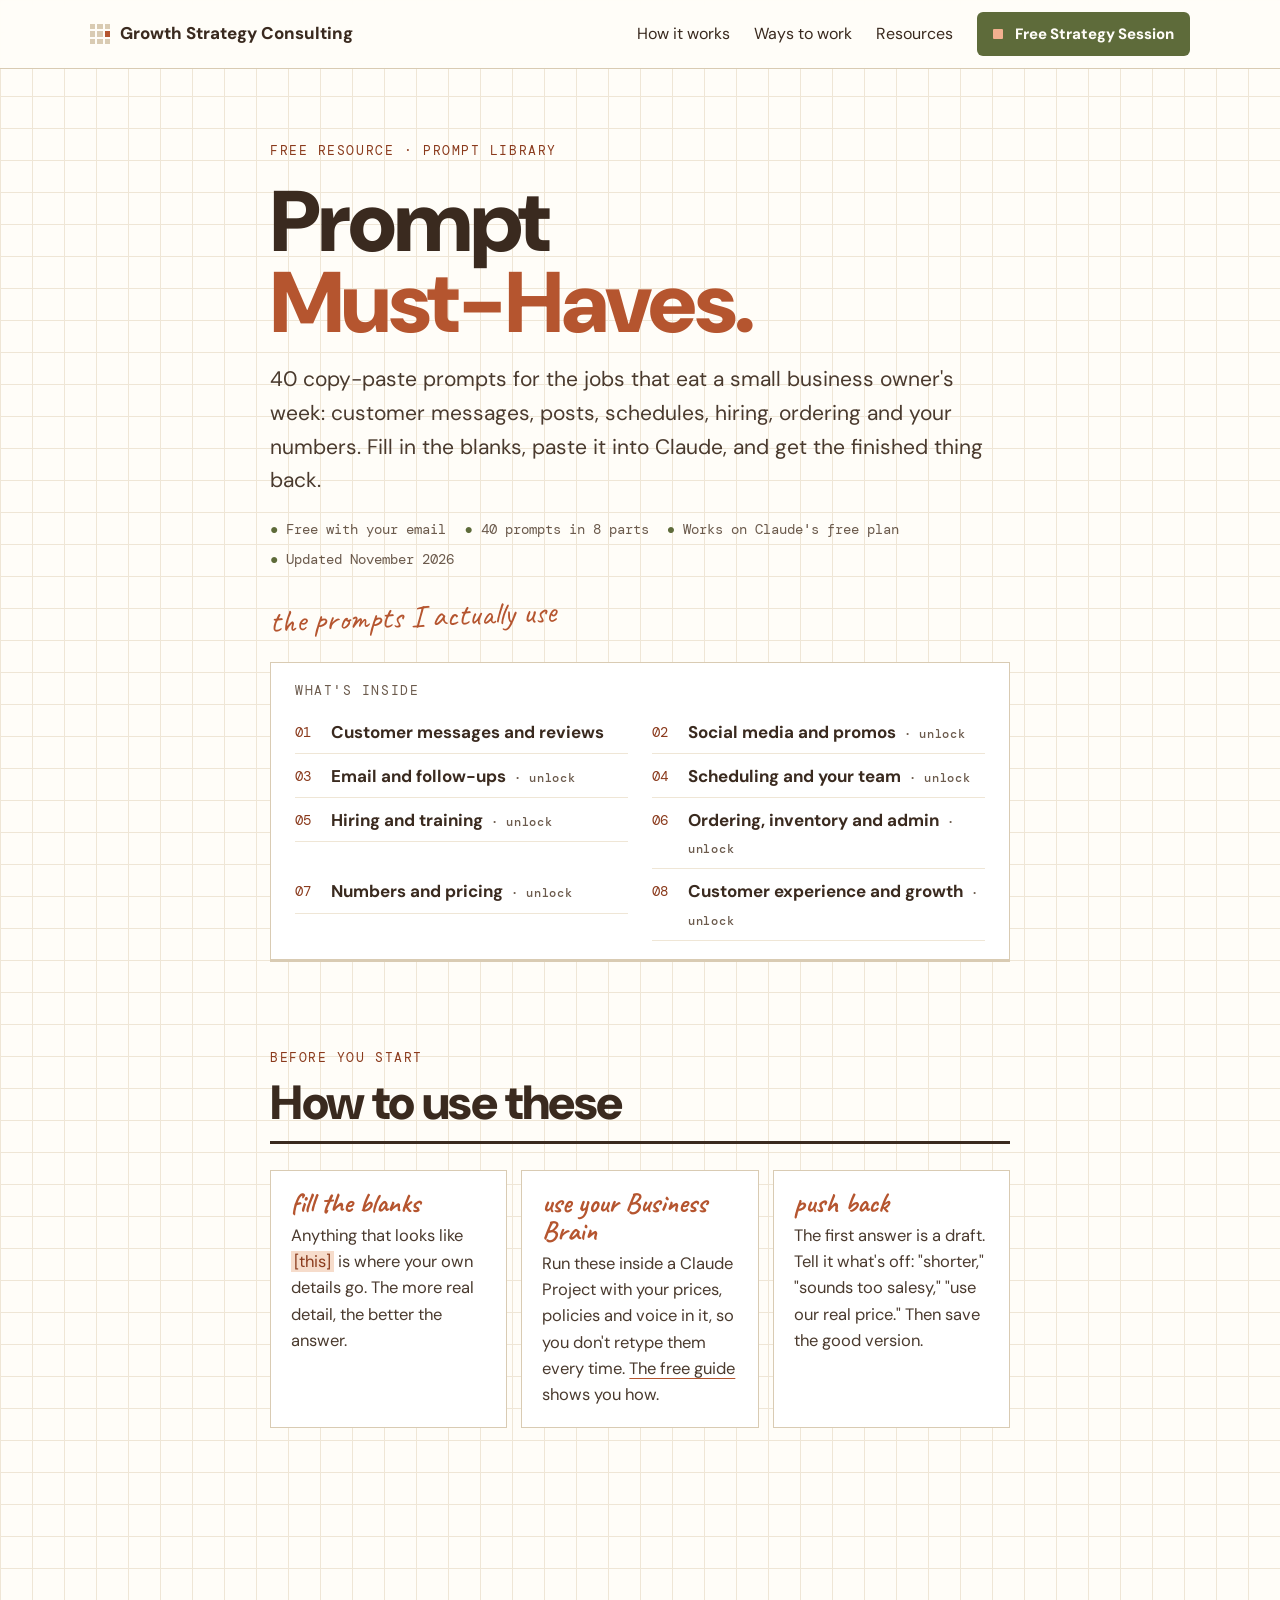
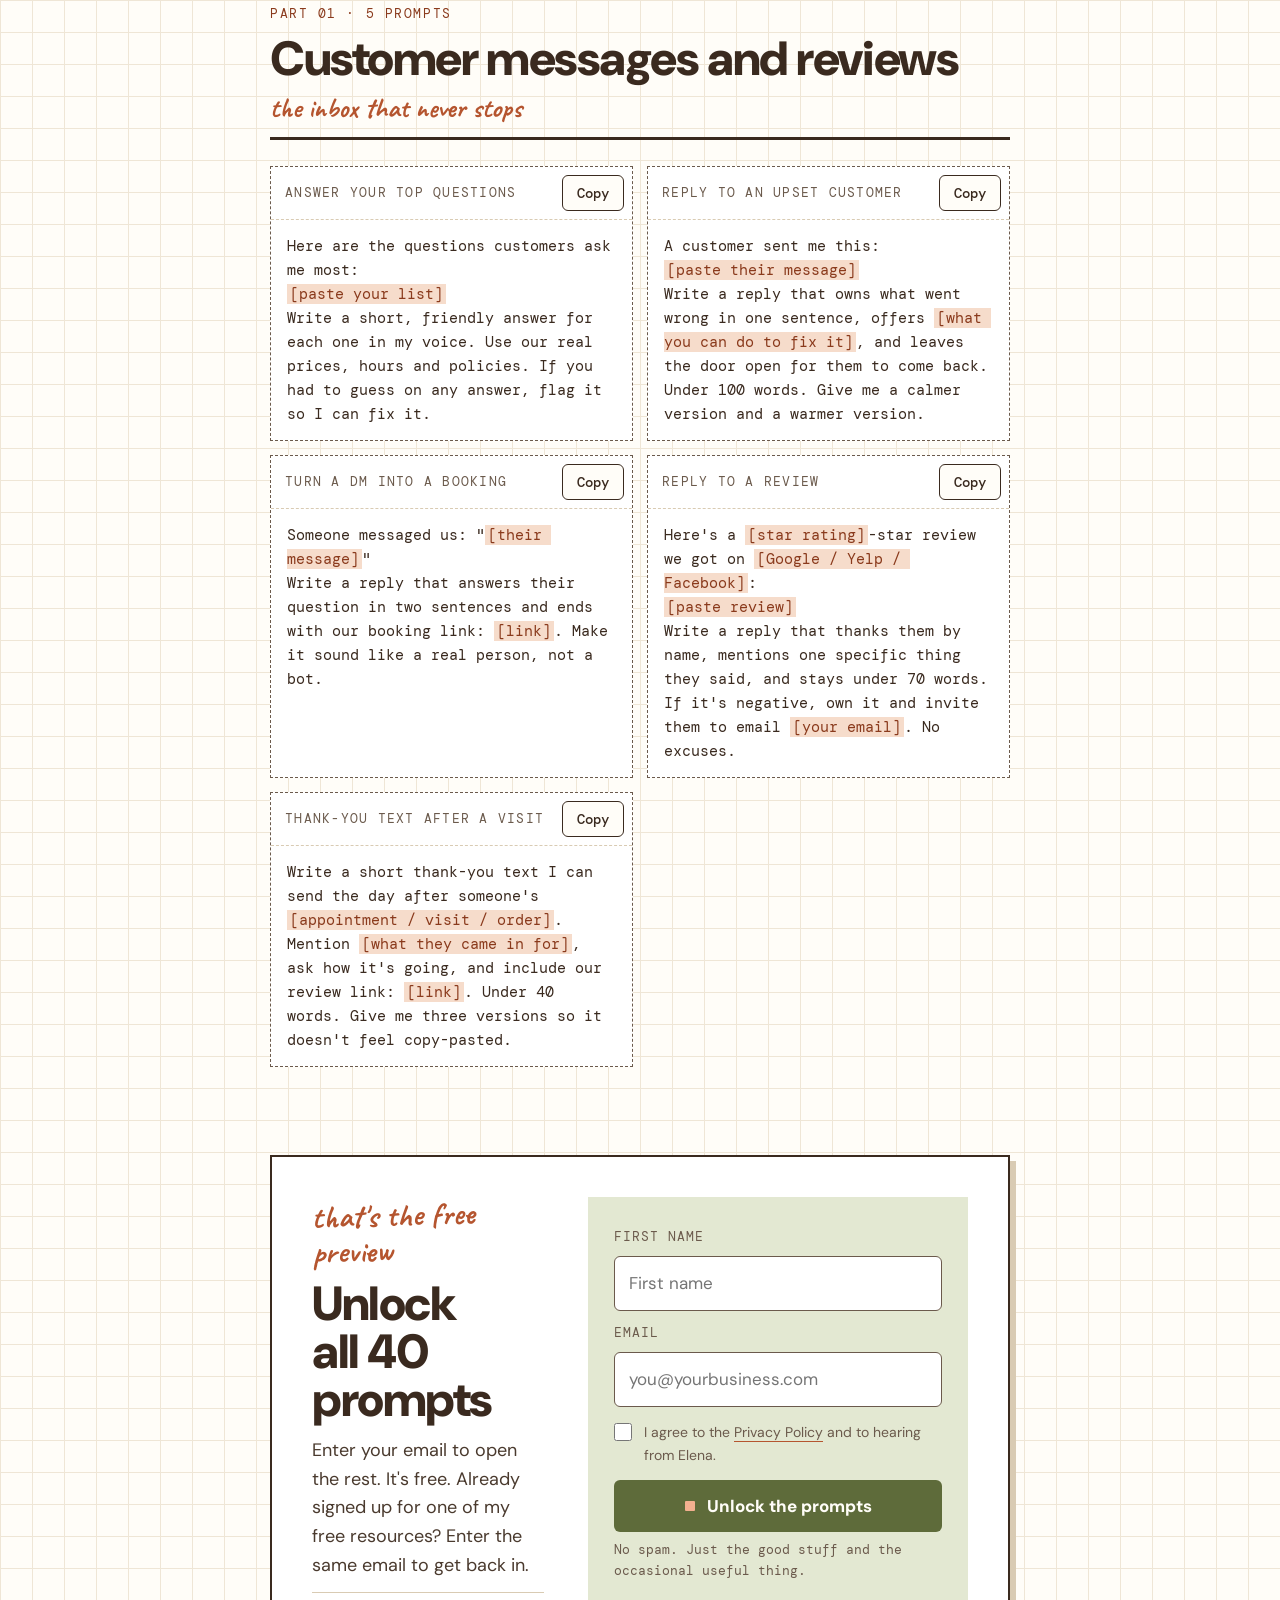
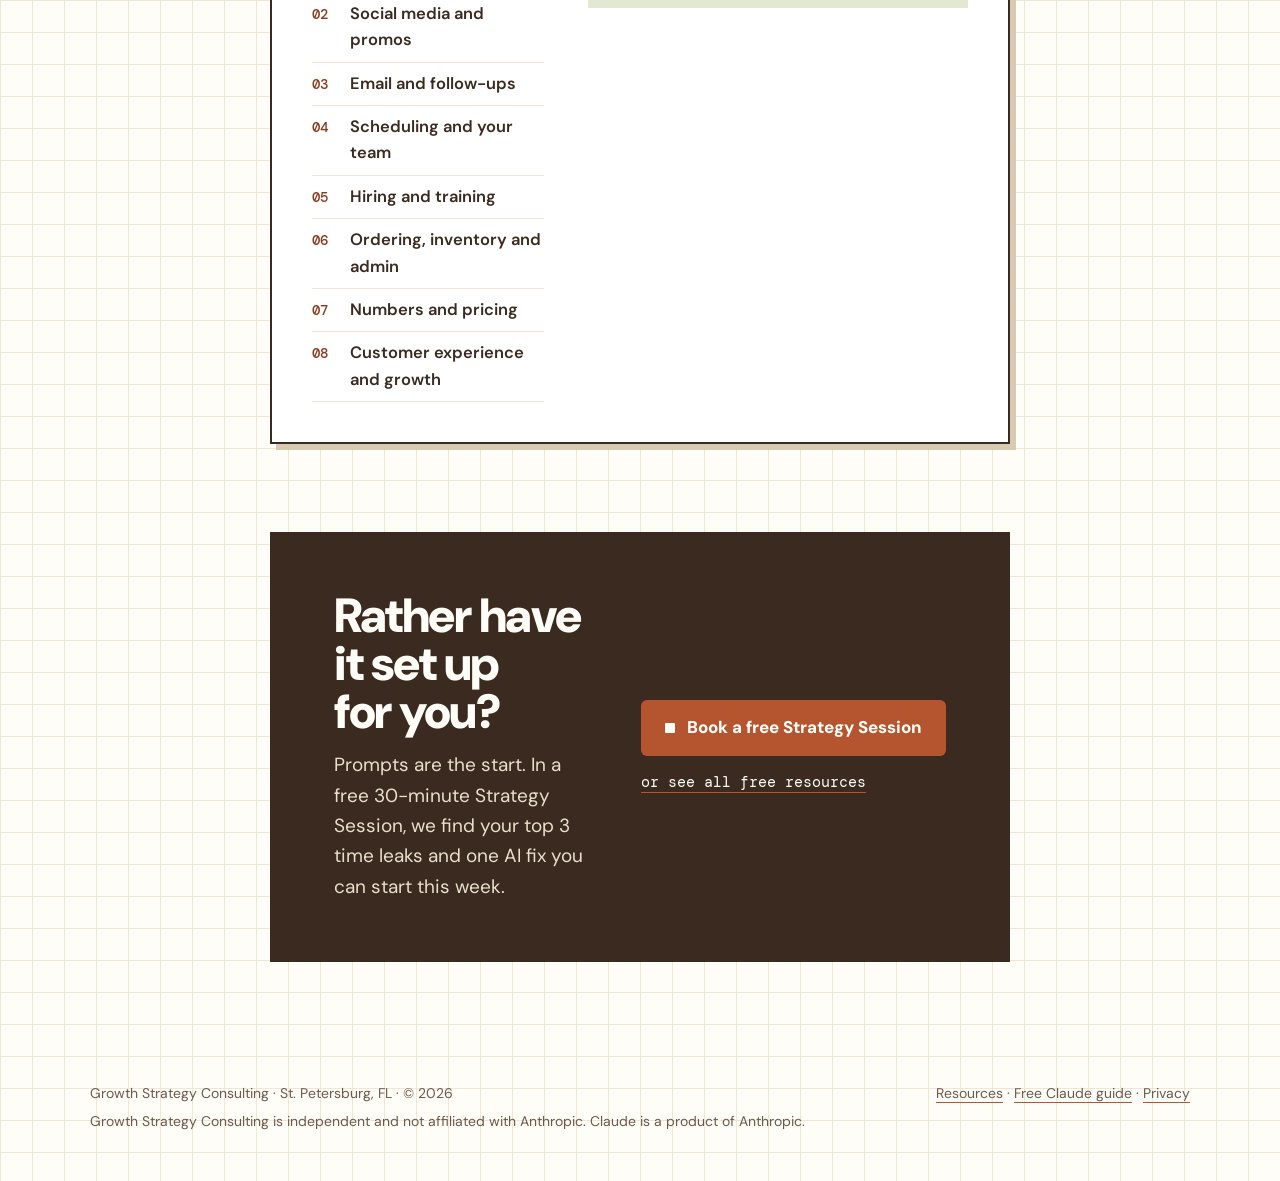
<file: prompt-must-haves.html>
<!doctype html>
<html lang="en">
<head>
<!-- Google tag (gtag.js) -->
<script async src="https://www.googletagmanager.com/gtag/js?id=G-XZYD2TFHSL"></script>
<script>
  window.dataLayer = window.dataLayer || [];
  function gtag(){dataLayer.push(arguments);}
  gtag('js', new Date());

  gtag('config', 'G-XZYD2TFHSL');
</script>
<meta charset="utf-8">
<meta name="viewport" content="width=device-width, initial-scale=1, viewport-fit=cover">
<title>Prompt Must-Haves: 40 Claude prompts for small business owners · Growth Strategy Consulting</title>
<meta name="description" content="40 copy-paste Claude prompts for small business owners: customer messages, social posts, scheduling, hiring, ordering and your numbers. Free from Growth Strategy Consulting.">
<link rel="canonical" href="https://growthstrategyconsulting.org/prompt-must-haves.html">
<meta property="og:title" content="Prompt Must-Haves: 40 Claude prompts for small business owners · Growth Strategy Consulting">
<meta property="og:description" content="40 copy-paste Claude prompts for small business owners: customer messages, social posts, scheduling, hiring, ordering and your numbers. Free from Growth Strategy Consulting.">
<meta property="og:image" content="https://growthstrategyconsulting.org/assets/elena-gsc.jpg">
<meta property="og:url" content="https://growthstrategyconsulting.org/prompt-must-haves.html">
<meta name="twitter:card" content="summary_large_image">
<link rel="icon" href="data:image/svg+xml,%3Csvg xmlns='http://www.w3.org/2000/svg' viewBox='0 0 30 30'%3E%3Cg fill='%23D9CBB3'%3E%3Crect x='0' y='0' width='9' height='9'/%3E%3Crect x='10.5' y='0' width='9' height='9'/%3E%3Crect x='21' y='0' width='9' height='9'/%3E%3Crect x='0' y='10.5' width='9' height='9'/%3E%3Crect x='10.5' y='10.5' width='9' height='9'/%3E%3Crect x='0' y='21' width='9' height='9'/%3E%3Crect x='10.5' y='21' width='9' height='9'/%3E%3Crect x='21' y='21' width='9' height='9'/%3E%3C/g%3E%3Crect x='21' y='10.5' width='9' height='9' fill='%23B5552F'/%3E%3C/svg%3E">
<link rel="preconnect" href="https://fonts.googleapis.com">
<link rel="preconnect" href="https://fonts.gstatic.com" crossorigin>
<link href="https://fonts.googleapis.com/css2?family=DM+Sans:opsz,wght@9..40,400..900&family=DM+Mono:wght@400;500&family=Caveat:wght@500;700&display=swap" rel="stylesheet">
<style>
/* GSC "marked-up audit" look: graph paper, printed sheets, terracotta handwritten notes. */

:root{
  --paper:#FFFDF8; --grid:#EFE6D6; --sand:#D9CBB3; --ink:#3A2A1F; --ink2:#4A3A2E; --muted:#6B5A4C;
  --terra:#B5552F; --terra-t:#8A3A1C; --peach:#F2B08F; --olive:#5E6B3A; --olive-d:#46512A; --cream:#E9DFCD;
  --n1:#F6DCCB; --n2:#E3E8D2; --n3:#D6E4E6; --white:#FFFFFF;
  --sans:'DM Sans',system-ui,-apple-system,'Segoe UI',sans-serif;
  --mono:'DM Mono',ui-monospace,Menlo,monospace;
  --hand:'Caveat','Bradley Hand','Segoe Print',cursive;
  color-scheme:light;
}
*{box-sizing:border-box}
html{scroll-behavior:smooth;scroll-padding-top:84px}
@media (prefers-reduced-motion:reduce){html{scroll-behavior:auto}}
body{margin:0;font-family:var(--sans);color:var(--ink);font-size:18px;line-height:1.6;-webkit-font-smoothing:antialiased;
  background-color:var(--paper);background-image:linear-gradient(var(--grid) 1px,transparent 1px),linear-gradient(90deg,var(--grid) 1px,transparent 1px);background-size:32px 32px}
a{color:inherit;text-decoration-color:var(--terra);text-underline-offset:4px}
p{margin:0} ul,ol{margin:0;padding-left:1.2em}
img{max-width:100%;display:block}
.wrap{max-width:1080px;margin:0 auto;padding-inline:clamp(16px,5vw,40px)}
.wrap.narrow{max-width:820px}
.eyebrow{font-family:var(--mono);font-size:13px;letter-spacing:.12em;text-transform:uppercase;color:var(--terra-t)}
.hand{font-family:var(--hand);color:var(--terra);font-weight:700;line-height:1.1}
.mono{font-family:var(--mono)}
h1,h2,h3{margin:0;font-weight:900;letter-spacing:-.03em;text-wrap:balance;color:var(--ink)}
h1{font-size:clamp(44px,8vw,86px);line-height:.94}
h1 span.t{color:var(--terra)}
h2{font-size:clamp(30px,4.4vw,48px);line-height:1}
h2 .hand{font-size:1.1em;letter-spacing:0}
h3{font-size:clamp(21px,2.2vw,25px);letter-spacing:-.015em;line-height:1.15}
.lede{font-size:clamp(18px,1.9vw,21px);color:var(--ink2);max-width:60ch}
.fine{font-family:var(--mono);font-size:14px;color:var(--muted)}
.mk{display:inline-grid;grid-template-columns:repeat(3,1fr);gap:2px;width:26px;height:26px;flex:none}
.mk i{background:var(--sand)} .mk i.on{background:var(--terra)}
.mk.s20{width:20px;height:20px}

/* header */
.top{position:sticky;top:0;z-index:10;background:rgba(255,253,248,.95);backdrop-filter:blur(6px);border-bottom:1px solid var(--sand)}
.top .wrap{display:flex;align-items:center;justify-content:space-between;gap:16px;min-height:68px;max-width:1180px}
.logo{display:flex;align-items:center;gap:10px;font-weight:800;font-size:17px;text-decoration:none}
.nav{display:flex;align-items:center;gap:24px;font-size:16px}
.nav a.txt{text-decoration:none}
.nav a.txt:hover,.nav a.txt[aria-current]{text-decoration:underline;text-decoration-color:var(--terra);text-underline-offset:5px}
@media (max-width:820px){.nav a.txt{display:none}}
@media (max-width:420px){.logo span.name{font-size:15px}}

/* buttons */
.cta{display:inline-flex;align-items:center;justify-content:center;gap:12px;min-height:52px;background:var(--olive);color:var(--paper);text-decoration:none;font-weight:800;font-size:17px;padding:14px 24px;border-radius:6px;border:0;font-family:inherit;cursor:pointer;transition:background .2s}
.cta i{width:10px;height:10px;background:var(--peach);border-radius:1px;transition:transform .3s;flex:none}
.cta:hover{background:var(--olive-d)} .cta:hover i{transform:rotate(90deg)}
.cta.terra{background:var(--terra)} .cta.terra i{background:var(--paper)} .cta.terra:hover{background:var(--terra-t)}
.cta.ghost{background:transparent;color:var(--ink);border:2px solid var(--ink)} .cta.ghost i{background:var(--terra)} .cta.ghost:hover{background:var(--cream)}
.cta.sm{white-space:nowrap;min-height:44px;font-size:15px;padding:10px 16px}
.cta[disabled]{opacity:.7;cursor:default}
.alt{font-family:var(--mono);font-size:15px;text-underline-offset:5px;text-decoration-color:var(--terra)}
a:focus-visible,.cta:focus-visible,button:focus-visible{outline:3px solid var(--terra);outline-offset:3px}
.acts{display:flex;flex-wrap:wrap;align-items:center;gap:14px 22px}
@media (prefers-reduced-motion:reduce){.cta i{transition:none}}

main section{padding-block:clamp(44px,7vw,88px)}
.hero{display:flex;flex-direction:column;gap:20px;padding-top:clamp(36px,6vw,72px)!important}
.scrawl{font-family:var(--hand);font-size:clamp(26px,3vw,32px);color:var(--terra);transform:rotate(-2deg);align-self:flex-start}
.sec{display:flex;flex-direction:column;gap:26px}
.sec-head{display:flex;flex-direction:column;gap:10px;padding-bottom:14px;border-bottom:3px solid var(--ink)}
.sec-head p{color:var(--ink2);max-width:62ch}

/* sheet */
.sheet{background:var(--white);border:1px solid var(--sand);box-shadow:0 2px 0 var(--sand);padding:clamp(18px,3.5vw,32px)}
.note{background:var(--n1);padding:14px 18px;font-size:17px;color:var(--ink);display:flex;flex-direction:column;gap:2px}
.note .hand{font-size:26px;color:var(--terra-t)}

/* email gate */
.gatebox{background:var(--white);border:2px solid var(--ink);box-shadow:6px 6px 0 var(--sand);padding:clamp(22px,4vw,40px);display:grid;grid-template-columns:minmax(0,1fr) minmax(0,380px);gap:clamp(22px,4vw,44px);align-items:start}
.gatebox[hidden]{display:none}
.gatebox .gcopy{display:flex;flex-direction:column;gap:12px;min-width:0}
.gatebox .gcopy>.hand{font-size:clamp(26px,3vw,32px);transform:rotate(-1.5deg);align-self:flex-start}
.gatebox .gcopy p{color:var(--ink2)}
.inside{list-style:none;padding:0;display:flex;flex-direction:column;border-top:1px solid var(--sand)}
.inside li{display:grid;grid-template-columns:30px minmax(0,1fr);gap:8px;padding:8px 0;border-bottom:1px solid var(--grid);font-size:16.5px;font-weight:600}
.inside li span{font-family:var(--mono);font-weight:500;font-size:14px;color:var(--terra-t);padding-top:2px}
.gate{display:flex;flex-direction:column;gap:8px;background:var(--n2);padding:clamp(18px,3vw,26px);min-width:0}
.gate[hidden],[hidden]{display:none!important}
.gate label.lbl{font-family:var(--mono);font-size:13px;letter-spacing:.08em;text-transform:uppercase;color:var(--muted);margin-top:4px}
.gate input[type=text],.gate input[type=email]{font:inherit;font-size:17px;padding:13px 14px;border:1px solid var(--muted);border-radius:6px;background:var(--white);color:var(--ink);min-height:50px;width:100%}
.gate input:focus-visible{outline:3px solid var(--terra);outline-offset:1px}
.gate .consent{display:grid;grid-template-columns:20px minmax(0,1fr);gap:10px;font-size:14px;color:var(--muted);align-items:start;margin-top:6px}
.gate .consent input{width:18px;height:18px;margin:2px 0 0;accent-color:var(--olive)}
.gate .cta{width:100%;margin-top:6px}
.gate .hint{font-family:var(--mono);font-size:13px;color:var(--muted)}
.gate .hint.err{color:var(--terra-t)}
.welcome{background:var(--n2);padding:16px 20px;font-size:17px;display:flex;flex-wrap:wrap;gap:4px 12px;align-items:baseline}
.welcome[hidden]{display:none}
.welcome .hand{font-size:28px;color:var(--olive-d)}
@media (max-width:760px){.gatebox{grid-template-columns:1fr}}

/* copyable prompt */
.prompts{display:grid;grid-template-columns:repeat(2,minmax(0,1fr));gap:14px}
@media (max-width:760px){.prompts{grid-template-columns:1fr}}
.prompt{border:1.5px dashed var(--muted);background:var(--white);display:flex;flex-direction:column;min-width:0}
.prompt .bar{display:flex;align-items:center;justify-content:space-between;gap:10px;padding:8px 8px 8px 14px;border-bottom:1px dashed var(--sand)}
.prompt .bar span{font-family:var(--mono);font-size:12.5px;letter-spacing:.1em;text-transform:uppercase;color:var(--muted)}
.copy{font:inherit;font-family:var(--mono);font-size:14px;font-weight:500;min-height:36px;padding:0 14px;border:1px solid var(--ink);border-radius:6px;background:var(--paper);color:var(--ink);cursor:pointer;flex:none}
.copy:hover{background:var(--cream)}
.copy.done{background:var(--olive);border-color:var(--olive);color:var(--paper)}
.prompt pre{margin:0;padding:14px 16px;font-family:var(--mono);font-size:15px;line-height:1.6;white-space:pre-wrap;word-wrap:break-word;color:var(--ink)}
.prompt pre em,em.blank{font-style:normal;background:var(--n1);color:var(--terra-t);padding:0 3px}

/* close band */
.close{background:var(--ink);color:var(--paper);padding:clamp(30px,6vw,60px) clamp(22px,6vw,64px);display:grid;grid-template-columns:minmax(0,1fr) auto;gap:28px 44px;align-items:center}
.close h2{color:var(--paper)}
.close p{color:var(--cream);font-size:19px;max-width:56ch}
.close .side{display:flex;flex-direction:column;gap:14px;align-items:flex-start}
.close .alt{color:var(--paper)}
@media (max-width:860px){.close{grid-template-columns:1fr}}

footer{padding-block:32px 48px;font-size:14px;color:var(--muted)}
footer .wrap{display:flex;flex-wrap:wrap;justify-content:space-between;gap:12px;max-width:1180px}
.dock{position:fixed;left:0;right:0;bottom:0;z-index:20;padding:12px 16px calc(12px + env(safe-area-inset-bottom,0px));background:rgba(255,253,248,.97);border-top:1px solid var(--sand);display:none}
.dock .cta{width:100%}
@media (max-width:760px){.dock{display:block}footer{padding-bottom:120px}}

.toc{background:var(--white);border:1px solid var(--sand);box-shadow:0 2px 0 var(--sand);padding:18px clamp(16px,3vw,24px)}
.toc .eyebrow{color:var(--muted)}
.toc ol{list-style:none;padding:0;margin-top:10px;display:grid;grid-template-columns:repeat(2,minmax(0,1fr));gap:2px 24px}
.toc li a{display:grid;grid-template-columns:28px minmax(0,1fr);gap:8px;padding:7px 0;text-decoration:none;border-bottom:1px solid var(--grid);font-size:17px}
.toc li a:hover b{color:var(--terra)}
.toc li a span{font-family:var(--mono);font-size:14px;color:var(--terra-t);padding-top:2px}
.toc li.locked a b::after{content:" · unlock";font-family:var(--mono);font-weight:500;font-size:12px;color:var(--muted);letter-spacing:.06em}
@media (max-width:620px){.toc ol{grid-template-columns:1fr}}
.how{display:grid;grid-template-columns:repeat(3,minmax(0,1fr));gap:14px}
.how div{background:var(--white);border:1px solid var(--sand);padding:18px 20px;display:flex;flex-direction:column;gap:6px;font-size:16.5px;color:var(--ink2)}
.how b{font-family:var(--hand);font-size:28px;color:var(--terra);font-weight:700;line-height:1}
@media (max-width:760px){.how{grid-template-columns:1fr}}
.meta{display:flex;flex-wrap:wrap;gap:8px 18px;font-family:var(--mono);font-size:14px;color:var(--muted)}
.meta b{color:var(--olive);font-weight:500}

</style>
</head>
<body>
<header class="top">
  <div class="wrap">
    <a class="logo" href="./"><span class="mk s20" aria-hidden="true"><i></i><i></i><i></i><i></i><i></i><i class="on"></i><i></i><i></i><i></i></span><span class="name">Growth Strategy Consulting</span></a>
    <nav class="nav" aria-label="Main">
      <a class="txt" href="./#how">How it works</a>
      <a class="txt" href="./#work">Ways to work</a>
      <a class="txt" href="./resources.html">Resources</a>
      <a class="cta sm" href="https://calendly.com/corraoconsulting/30min" target="_blank" rel="noopener"><i aria-hidden="true"></i>Free Strategy Session</a>
    </nav>
  </div>
</header>

<main>
  <div class="wrap narrow">
  <section class="hero">
    <div class="eyebrow">Free resource · prompt library</div>
    <h1>Prompt <span class="t">Must-Haves.</span></h1>
    <p class="lede">40 copy-paste prompts for the jobs that eat a small business owner's week: customer messages, posts, schedules, hiring, ordering and your numbers. Fill in the blanks, paste it into Claude, and get the finished thing back.</p>
    <div class="meta"><span><b>●</b> Free with your email</span><span><b>●</b> 40 prompts in 8 parts</span><span><b>●</b> Works on Claude's free plan</span><span><b>●</b> Updated November 2026</span></div>
    <p class="scrawl">the prompts I actually use</p>
    <nav class="toc" aria-label="What's inside">
      <div class="eyebrow">What's inside</div>
      <ol>
<li><a href="#messages"><span>01</span><b>Customer messages and reviews</b></a></li>
<li class="locked"><a href="#social"><span>02</span><b>Social media and promos</b></a></li>
<li class="locked"><a href="#email"><span>03</span><b>Email and follow-ups</b></a></li>
<li class="locked"><a href="#team"><span>04</span><b>Scheduling and your team</b></a></li>
<li class="locked"><a href="#hiring"><span>05</span><b>Hiring and training</b></a></li>
<li class="locked"><a href="#admin"><span>06</span><b>Ordering, inventory and admin</b></a></li>
<li class="locked"><a href="#numbers"><span>07</span><b>Numbers and pricing</b></a></li>
<li class="locked"><a href="#growth"><span>08</span><b>Customer experience and growth</b></a></li>
      </ol>
    </nav>
  </section>

  <section class="sec" aria-labelledby="use-h" style="padding-top:0">
    <div class="sec-head"><div class="eyebrow">Before you start</div><h2 id="use-h">How to use these</h2></div>
    <div class="how">
      <div><b>fill the blanks</b><p>Anything that looks like <em class="blank">[this]</em> is where your own details go. The more real detail, the better the answer.</p></div>
      <div><b>use your Business Brain</b><p>Run these inside a Claude Project with your prices, policies and voice in it, so you don't retype them every time. <a href="put-claude-to-work.html">The free guide</a> shows you how.</p></div>
      <div><b>push back</b><p>The first answer is a draft. Tell it what's off: "shorter," "sounds too salesy," "use our real price." Then save the good version.</p></div>
    </div>
  </section>

  <section class="sec" id="messages" aria-labelledby="messages-h">
    <div class="sec-head"><div class="eyebrow">Part 01 · 5 prompts</div><h2 id="messages-h">Customer messages and reviews</h2><span class="hand" style="font-size:28px">the inbox that never stops</span></div>
    <div class="prompts">
<div class="prompt"><div class="bar"><span>Answer your top questions</span><button class="copy" type="button">Copy</button></div>
<pre>Here are the questions customers ask me most:
<em>[paste your list]</em>
Write a short, friendly answer for each one in my voice. Use our real prices, hours and policies. If you had to guess on any answer, flag it so I can fix it.</pre></div>
<div class="prompt"><div class="bar"><span>Reply to an upset customer</span><button class="copy" type="button">Copy</button></div>
<pre>A customer sent me this:
<em>[paste their message]</em>
Write a reply that owns what went wrong in one sentence, offers <em>[what you can do to fix it]</em>, and leaves the door open for them to come back. Under 100 words. Give me a calmer version and a warmer version.</pre></div>
<div class="prompt"><div class="bar"><span>Turn a DM into a booking</span><button class="copy" type="button">Copy</button></div>
<pre>Someone messaged us: "<em>[their message]</em>"
Write a reply that answers their question in two sentences and ends with our booking link: <em>[link]</em>. Make it sound like a real person, not a bot.</pre></div>
<div class="prompt"><div class="bar"><span>Reply to a review</span><button class="copy" type="button">Copy</button></div>
<pre>Here's a <em>[star rating]</em>-star review we got on <em>[Google / Yelp / Facebook]</em>:
<em>[paste review]</em>
Write a reply that thanks them by name, mentions one specific thing they said, and stays under 70 words. If it's negative, own it and invite them to email <em>[your email]</em>. No excuses.</pre></div>
<div class="prompt"><div class="bar"><span>Thank-you text after a visit</span><button class="copy" type="button">Copy</button></div>
<pre>Write a short thank-you text I can send the day after someone's <em>[appointment / visit / order]</em>. Mention <em>[what they came in for]</em>, ask how it's going, and include our review link: <em>[link]</em>. Under 40 words. Give me three versions so it doesn't feel copy-pasted.</pre></div>
    </div>
  </section>

  <section class="gatebox" id="unlock" aria-labelledby="unlock-h">
    <div class="gcopy">
      <span class="hand">that's the free preview</span>
      <h2 id="unlock-h">Unlock all 40 prompts</h2>
      <p>Enter your email to open the rest. It's free. Already signed up for one of my free resources? Enter the same email to get back in.</p>
      <ul class="inside">
<li><span>02</span>Social media and promos</li>
<li><span>03</span>Email and follow-ups</li>
<li><span>04</span>Scheduling and your team</li>
<li><span>05</span>Hiring and training</li>
<li><span>06</span>Ordering, inventory and admin</li>
<li><span>07</span>Numbers and pricing</li>
<li><span>08</span>Customer experience and growth</li>
      </ul>
    </div>
    <form class="gate" id="gform" novalidate>
      <label class="lbl" for="gname">First name</label>
      <input type="text" id="gname" placeholder="First name" autocomplete="given-name">
      <label class="lbl" for="gemail">Email</label>
      <input type="email" id="gemail" placeholder="you@yourbusiness.com" autocomplete="email" required>
      <label class="consent" for="gconsent"><input type="checkbox" id="gconsent"><span>I agree to the <a href="./privacy.html" target="_blank" rel="noopener">Privacy Policy</a> and to hearing from Elena.</span></label>
      <button class="cta" type="submit" id="gbtn"><i aria-hidden="true"></i><span>Unlock the prompts</span></button>
      <p class="hint" id="ghint">No spam. Just the good stuff and the occasional useful thing.</p>
    </form>
  </section>

  <div id="locked" hidden>
  <p class="welcome" id="welcome"></p>
  <section class="sec" id="social" aria-labelledby="social-h">
    <div class="sec-head"><div class="eyebrow">Part 02 · 5 prompts</div><h2 id="social-h">Social media and promos</h2><span class="hand" style="font-size:28px">say goodbye to blank-page panic</span></div>
    <div class="prompts">
<div class="prompt"><div class="bar"><span>A week of posts from a few notes</span><button class="copy" type="button">Copy</button></div>
<pre>Here's what's happening this week: <em>[new items, open spots, events, slow days]</em>.
Write 5 posts for <em>[Instagram / Facebook]</em>, Monday to Friday. For each one: a hook under 10 words, a caption in my voice, one clear call to action, and a photo idea. No more than two posts should be "buy this."</pre></div>
<div class="prompt"><div class="bar"><span>Fill a slow day</span><button class="copy" type="button">Copy</button></div>
<pre><em>[Day]</em> is always our slowest day. Give me 5 ideas to bring people in on <em>[day]</em> that don't cost much, then write the post for the best one.</pre></div>
<div class="prompt"><div class="bar"><span>Turn a review into a post</span><button class="copy" type="button">Copy</button></div>
<pre>Here's a review from a happy customer:
<em>[paste review]</em>
Turn it into a post that tells the story behind it in a few sentences and ends with how to book. Keep their words in quotes and don't change them.</pre></div>
<div class="prompt"><div class="bar"><span>Plan the next 30 days</span><button class="copy" type="button">Copy</button></div>
<pre>Plan 30 days of posts for <em>[business type]</em> around these dates and events: <em>[holidays, local events, launches, slow weeks]</em>. Put it in a table: date, post idea, goal (sell / book / show personality / teach), and which photo to use.</pre></div>
<div class="prompt"><div class="bar"><span>Fix a caption that sounds like an ad</span><button class="copy" type="button">Copy</button></div>
<pre>Rewrite this caption so it sounds like the owner talking, not an ad. Shorter sentences, one idea, one call to action:
<em>[paste caption]</em></pre></div>
    </div>
  </section>
  <section class="sec" id="email" aria-labelledby="email-h">
    <div class="sec-head"><div class="eyebrow">Part 03 · 5 prompts</div><h2 id="email-h">Email and follow-ups</h2><span class="hand" style="font-size:28px">so nobody falls through the cracks</span></div>
    <div class="prompts">
<div class="prompt"><div class="bar"><span>Sort today&#x27;s inbox</span><button class="copy" type="button">Copy</button></div>
<pre>Here are the emails I got today:
<em>[paste them]</em>
Sort them into four piles: answer today, can wait, hand to someone else, ignore. Then draft replies for the "answer today" pile.</pre></div>
<div class="prompt"><div class="bar"><span>Follow up with a lead</span><button class="copy" type="button">Copy</button></div>
<pre>Someone asked about <em>[service]</em> on <em>[date]</em> and never booked. Write three short follow-up emails: one for tomorrow, one for next week, and a last friendly check-in two weeks out. No pressure, and make each one useful on its own.</pre></div>
<div class="prompt"><div class="bar"><span>Win back regulars</span><button class="copy" type="button">Copy</button></div>
<pre>Write an email to customers who haven't been in for <em>[number]</em> weeks. Make it feel personal, remind them what they loved about <em>[business name]</em>, and give them a reason to come back: <em>[offer or news]</em>. Under 120 words, with two subject line options.</pre></div>
<div class="prompt"><div class="bar"><span>Announce a price increase</span><button class="copy" type="button">Copy</button></div>
<pre>Our prices on <em>[services or products]</em> are going up from <em>[old price]</em> to <em>[new price]</em> on <em>[date]</em>. Write a short, honest email that explains why in one or two sentences, thanks customers for sticking with us, and doesn't sound like an apology.</pre></div>
<div class="prompt"><div class="bar"><span>Write the newsletter from rough notes</span><button class="copy" type="button">Copy</button></div>
<pre>Here are my rough notes for this month:
<em>[paste notes]</em>
Turn them into a short newsletter: a friendly opener, three quick sections, and one call to action at the end. Give me three subject lines.</pre></div>
    </div>
  </section>
  <section class="sec" id="team" aria-labelledby="team-h">
    <div class="sec-head"><div class="eyebrow">Part 04 · 5 prompts</div><h2 id="team-h">Scheduling and your team</h2><span class="hand" style="font-size:28px">this one&#x27;s a big one</span></div>
    <div class="prompts">
<div class="prompt"><div class="bar"><span>First-draft schedule</span><button class="copy" type="button">Copy</button></div>
<pre>Here's everyone's availability for next week:
<em>[paste availability]</em>
We need <em>[number]</em> people on <em>[shifts]</em>. Make a first-draft schedule in a table. Flag any shift that isn't covered and anyone over <em>[number]</em> hours.</pre></div>
<div class="prompt"><div class="bar"><span>Split the tips</span><button class="copy" type="button">Copy</button></div>
<pre>This week's tips: $<em>[total]</em>. Hours worked:
<em>[name: hours, one per line]</em>
Split the tips by hours worked. Show the math in a table and check that the total adds up to $<em>[total]</em> exactly. Round to the cent and tell me where any leftover penny went.</pre></div>
<div class="prompt"><div class="bar"><span>Check the timesheets</span><button class="copy" type="button">Copy</button></div>
<pre>Here are this week's timesheets and the schedule:
<em>[paste both]</em>
Compare them and list anything that doesn't match: missed punches, long breaks, overtime, or shifts that ran past close.</pre></div>
<div class="prompt"><div class="bar"><span>Opening and closing checklists</span><button class="copy" type="button">Copy</button></div>
<pre>Write an opening checklist and a closing checklist for a <em>[business type]</em>. Here's what we do now, in no particular order:
<em>[paste your notes]</em>
Put it in order, group it by area, and keep each line short enough to check off.</pre></div>
<div class="prompt"><div class="bar"><span>Plan a hard conversation</span><button class="copy" type="button">Copy</button></div>
<pre>I need to talk to <em>[role]</em> about <em>[the issue]</em>. It's happened <em>[how often]</em>. Help me plan a 10-minute conversation: how to open, the one thing I need to say clearly, two questions to ask them, and how to end with a clear next step.</pre></div>
    </div>
  </section>
  <section class="sec" id="hiring" aria-labelledby="hiring-h">
    <div class="sec-head"><div class="eyebrow">Part 05 · 5 prompts</div><h2 id="hiring-h">Hiring and training</h2><span class="hand" style="font-size:28px">so you stop being the only one who knows</span></div>
    <div class="prompts">
<div class="prompt"><div class="bar"><span>Write the job post</span><button class="copy" type="button">Copy</button></div>
<pre>Write a job post for a <em>[role]</em> at <em>[business name]</em> in <em>[city]</em>. Pay: <em>[pay]</em>. Hours: <em>[hours]</em>. What the job is really like: <em>[notes]</em>. Make it honest and specific, not corporate, and end with how to apply.</pre></div>
<div class="prompt"><div class="bar"><span>Interview questions</span><button class="copy" type="button">Copy</button></div>
<pre>Give me 8 interview questions for a <em>[role]</em> that show how someone handles a busy day, an upset customer and a slow shift. For each question, tell me what a good answer sounds like.</pre></div>
<div class="prompt"><div class="bar"><span>New hire&#x27;s first week</span><button class="copy" type="button">Copy</button></div>
<pre>Make a first-week plan for a new <em>[role]</em>. Day by day: what they learn, who shows them, and what they should be able to do on their own by Friday.</pre></div>
<div class="prompt"><div class="bar"><span>Turn your brain dump into a training doc</span><button class="copy" type="button">Copy</button></div>
<pre>Here's how I do <em>[task]</em>, typed out the messy way:
<em>[paste notes]</em>
Turn it into a step-by-step training doc a new person could follow without asking me. Add a short list of common mistakes at the end.</pre></div>
<div class="prompt"><div class="bar"><span>Answer the team&#x27;s questions for you</span><button class="copy" type="button">Copy</button></div>
<pre>Here are our policies and the questions my team asks me most:
<em>[paste]</em>
Write a one-page cheat sheet with short answers they can check before they come find me.</pre></div>
    </div>
  </section>
  <section class="sec" id="admin" aria-labelledby="admin-h">
    <div class="sec-head"><div class="eyebrow">Part 06 · 5 prompts</div><h2 id="admin-h">Ordering, inventory and admin</h2><span class="hand" style="font-size:28px">so much of this can go</span></div>
    <div class="prompts">
<div class="prompt"><div class="bar"><span>Reorder list from your sales</span><button class="copy" type="button">Copy</button></div>
<pre>Here's last week's sales report and what we have on hand:
<em>[paste both]</em>
Make a reorder list in a table: item, how many we sold, how many we have, how many to order. Flag anything that's selling faster than usual.</pre></div>
<div class="prompt"><div class="bar"><span>Email a vendor</span><button class="copy" type="button">Copy</button></div>
<pre>Write an email to <em>[vendor]</em> about <em>[late order / wrong item / price change / new order]</em>. Be friendly and clear, include <em>[order number or details]</em>, and ask for <em>[what you need]</em> by <em>[date]</em>.</pre></div>
<div class="prompt"><div class="bar"><span>Write a policy</span><button class="copy" type="button">Copy</button></div>
<pre>Write our <em>[cancellation / refund / late arrival / deposit]</em> policy for a <em>[business type]</em>. Here's how we handle it now: <em>[notes]</em>. Keep it short, fair and clear enough that nobody can argue with it. Then give me a one-line version for the website.</pre></div>
<div class="prompt"><div class="bar"><span>Turn meeting notes into a to-do list</span><button class="copy" type="button">Copy</button></div>
<pre>Here are my notes from <em>[meeting]</em>:
<em>[paste notes]</em>
Pull out every decision and every to-do. List each to-do with who's doing it and by when. If I didn't say who or when, mark it so I can fill it in.</pre></div>
<div class="prompt"><div class="bar"><span>Write a how-we-do-it doc</span><button class="copy" type="button">Copy</button></div>
<pre>Write a simple step-by-step for how we <em>[process, like taking a custom order or handling a return]</em>. Here's what happens now: <em>[notes]</em>. Number the steps and note who's responsible for each one.</pre></div>
    </div>
  </section>
  <section class="sec" id="numbers" aria-labelledby="numbers-h">
    <div class="sec-head"><div class="eyebrow">Part 07 · 5 prompts</div><h2 id="numbers-h">Numbers and pricing</h2><span class="hand" style="font-size:28px">no more guessing</span></div>
    <div class="prompts">
<div class="prompt"><div class="bar"><span>Weekly recap in plain English</span><button class="copy" type="button">Copy</button></div>
<pre>Here's this week's sales report:
<em>[paste or upload it]</em>
Give me a plain-English recap: what sold, what didn't, how this week compares to last week, and one thing to do next week because of it. Five bullet points max.</pre></div>
<div class="prompt"><div class="bar"><span>What you really make per hour</span><button class="copy" type="button">Copy</button></div>
<pre>Here's my service menu with prices, how long each one takes, and what supplies cost:
<em>[paste]</em>
Work out what I make per hour on each service after supplies. Show it in a table from highest to lowest and tell me which ones to raise or rethink.</pre></div>
<div class="prompt"><div class="bar"><span>Find the money leaks</span><button class="copy" type="button">Copy</button></div>
<pre>Here are my expenses for the last 3 months:
<em>[paste or upload]</em>
Group them, flag anything that went up, anything I'm paying for twice, and subscriptions I might not use. Give me the top 3 to look at first.</pre></div>
<div class="prompt"><div class="bar"><span>Busy hours vs. slow hours</span><button class="copy" type="button">Copy</button></div>
<pre>Here are my sales by day and hour:
<em>[paste]</em>
Show me my busiest and slowest times in a simple table. Then tell me if my staffing matches it and where I'm paying for hours that don't make money.</pre></div>
<div class="prompt"><div class="bar"><span>Friendly invoice reminder</span><button class="copy" type="button">Copy</button></div>
<pre>Write a friendly reminder for an invoice that's <em>[number]</em> days late. Invoice <em>[number]</em> for $<em>[amount]</em>, due <em>[date]</em>. Polite, short, and clear about how to pay: <em>[payment link]</em>. Then write a firmer second reminder for a week later.</pre></div>
    </div>
  </section>
  <section class="sec" id="growth" aria-labelledby="growth-h">
    <div class="sec-head"><div class="eyebrow">Part 08 · 5 prompts</div><h2 id="growth-h">Customer experience and growth</h2><span class="hand" style="font-size:28px">grow what you already have</span></div>
    <div class="prompts">
<div class="prompt"><div class="bar"><span>See your business like a first-timer</span><button class="copy" type="button">Copy</button></div>
<pre>Pretend you're a first-time customer finding us online. Here's our website text and Google listing:
<em>[paste]</em>
What's confusing, what's missing, and what would make you not book? Then list the 3 fixes that would matter most.</pre></div>
<div class="prompt"><div class="bar"><span>Sell more to the customers you have</span><button class="copy" type="button">Copy</button></div>
<pre>Here's what we sell and what customers usually buy together:
<em>[paste]</em>
Give me 5 easy ways to raise the average ticket without being pushy: add-ons, bundles, or what to mention at checkout. Write the one line my team can say for each.</pre></div>
<div class="prompt"><div class="bar"><span>Start a simple loyalty program</span><button class="copy" type="button">Copy</button></div>
<pre>Design a simple loyalty program for a <em>[business type]</em> that's easy to run without a fancy app. Our average customer comes in <em>[how often]</em> and spends about $<em>[amount]</em>. Give me two options and what each one would cost me.</pre></div>
<div class="prompt"><div class="bar"><span>Ask for referrals</span><button class="copy" type="button">Copy</button></div>
<pre>Write a short, natural way to ask happy customers for a referral: one line to say in person, one text, and one email. Our referral reward is <em>[reward]</em>, or suggest one if I don't have one yet.</pre></div>
<div class="prompt"><div class="bar"><span>Pick what to fix first</span><button class="copy" type="button">Copy</button></div>
<pre>Here's everything on my plate right now:
<em>[paste your list]</em>
Sort it into: makes money, saves time, or can wait. Then tell me the one thing to do this week that will free up the most time.</pre></div>
    </div>
  </section>

  </div>

  <section aria-labelledby="book-h">
    <div class="close">
      <div style="display:flex;flex-direction:column;gap:14px;min-width:0">
        <h2 id="book-h">Rather have it set up for you?</h2>
        <p>Prompts are the start. In a free 30-minute Strategy Session, we find your top 3 time leaks and one AI fix you can start this week.</p>
      </div>
      <div class="side">
        <a class="cta terra" href="https://calendly.com/corraoconsulting/30min" target="_blank" rel="noopener"><i aria-hidden="true"></i>Book a free Strategy Session</a>
        <a class="alt" href="resources.html">or see all free resources</a>
      </div>
    </div>
  </section>
  </div>
</main>

<footer>
  <div class="wrap">
    <span>Growth Strategy Consulting · St. Petersburg, FL · © 2026</span>
    <span><a href="./resources.html">Resources</a> · <a href="./put-claude-to-work.html">Free Claude guide</a> · <a href="./privacy.html">Privacy</a></span>
  </div>
  <div class="wrap" style="margin-top:6px"><span>Growth Strategy Consulting is independent and not affiliated with Anthropic. Claude is a product of Anthropic.</span></div>
</footer>

<div class="dock"><a class="cta" href="https://calendly.com/corraoconsulting/30min" target="_blank" rel="noopener"><i aria-hidden="true"></i>Book a free Strategy Session</a></div>

<script>

var GSC=(function(){
  var ACCOUNT='2518337';
  var KEYS=['gsc-unlocked','gsc-claude-guide-unlocked'];
  function esc(s){return String(s).replace(/[&<>"']/g,function(c){return {'&':'&amp;','<':'&lt;','>':'&gt;','"':'&quot;',"'":'&#39;'}[c]})}
  function known(){for(var i=0;i<KEYS.length;i++){try{var v=JSON.parse(localStorage.getItem(KEYS[i])||'null');if(v&&v.email)return v}catch(e){}}return null}
  function remember(o){KEYS.forEach(function(k){try{localStorage.setItem(k,JSON.stringify(o))}catch(e){}})}
  function send(form,fields,done){
    var finished=false; function fin(){if(finished)return;finished=true;done()}
    var fd=new FormData(); Object.keys(fields).forEach(function(k){if(fields[k])fd.append('fields['+k+']',fields[k])});
    fd.append('ml-submit','1'); fd.append('anticsrf','true');
    // MailerLite's reply can't be read from another site, so carry on either way and never leave anyone stuck.
    setTimeout(fin,4000);
    try{fetch('https://assets.mailerlite.com/jsonp/'+ACCOUNT+'/forms/'+form+'/subscribe',{method:'POST',body:fd}).then(fin,fin)}catch(e){fin()}
  }
  // Wire up a name/email/consent form. getResource() says what they asked for; onDone(name,email) runs after.
  function wire(prefix,mlForm,getResource,busyText,onDone,opts){
    opts=opts||{};
    var f=document.getElementById(prefix+'form'); if(!f) return;
    var k=known(); if(k){var e=document.getElementById(prefix+'email'),n=document.getElementById(prefix+'name');if(e&&!e.value)e.value=k.email;if(n&&!n.value&&k.name)n.value=k.name}
    f.addEventListener('submit',function(ev){
      ev.preventDefault();
      var name=document.getElementById(prefix+'name').value.trim(), email=document.getElementById(prefix+'email').value.trim();
      var ok=document.getElementById(prefix+'consent').checked, hint=document.getElementById(prefix+'hint'), btn=document.getElementById(prefix+'btn'), lbl=btn.querySelector('span');
      hint.classList.remove('err');
      if(!email||!/^[^\s@]+@[^\s@]+\.[^\s@]+$/.test(email)){hint.textContent='Enter your email to get it.';hint.classList.add('err');return}
      if(!ok){hint.textContent='Please tick the box so I’m allowed to email you.';hint.classList.add('err');return}
      btn.disabled=true; lbl.textContent=busyText||'One sec…';
      send(mlForm,{email:email,name:name,resource:getResource()},function(){
        if(!opts.noRemember) remember({name:name,email:email});
        onDone(name,email);
      });
    });
  }
  function copyButtons(){
    document.addEventListener('click',function(e){
      var b=e.target.closest('.copy');if(!b)return;
      var pre=b.closest('.prompt').querySelector('pre');var text=pre.innerText;
      function ok(){b.textContent='Copied';b.classList.add('done');setTimeout(function(){b.textContent='Copy';b.classList.remove('done')},1600)}
      function fallback(){var r=document.createRange();r.selectNodeContents(pre);var s=window.getSelection();s.removeAllRanges();s.addRange(r);b.textContent='Selected, press Ctrl/Cmd+C'}
      try{if(navigator.clipboard&&navigator.clipboard.writeText){navigator.clipboard.writeText(text).then(ok,fallback)}else{fallback()}}catch(err){fallback()}
    });
  }
  function smooth(){return matchMedia('(prefers-reduced-motion: reduce)').matches?'auto':'smooth'}
  return {esc:esc,known:known,remember:remember,wire:wire,copyButtons:copyButtons,smooth:smooth};
})();

(function(){
  var gate=document.getElementById('unlock'), locked=document.getElementById('locked'), w=document.getElementById('welcome');
  function markToc(on){document.querySelectorAll('.toc li').forEach(function(li,i){if(i>=1)li.classList.toggle('locked',on)})}
  function open(name,scroll){
    locked.hidden=false; gate.hidden=true; markToc(false);
    w.innerHTML='<span class="hand">you\'re in'+(name?', '+GSC.esc(name):'')+'.</span><span>All 40 prompts are below. This browser will remember you next time.</span>';
    if(scroll) w.scrollIntoView({behavior:GSC.smooth(),block:'start'});
  }
  var k=GSC.known(); if(k) open(k.name||'',false); else markToc(true);
  document.querySelector('.toc').addEventListener('click',function(e){
    var a=e.target.closest('a'); if(!a||!locked.hidden) return;
    if(a.parentNode.classList.contains('locked')){e.preventDefault();gate.scrollIntoView({behavior:GSC.smooth(),block:'start'});document.getElementById('gemail').focus({preventScroll:true})}
  });
  GSC.wire('g','203226760597211121',function(){return 'Prompt Must-Haves'},'Unlocking…',function(name){open(name,true)});
  GSC.copyButtons();
})();
</script>
</body>
</html>
</file>
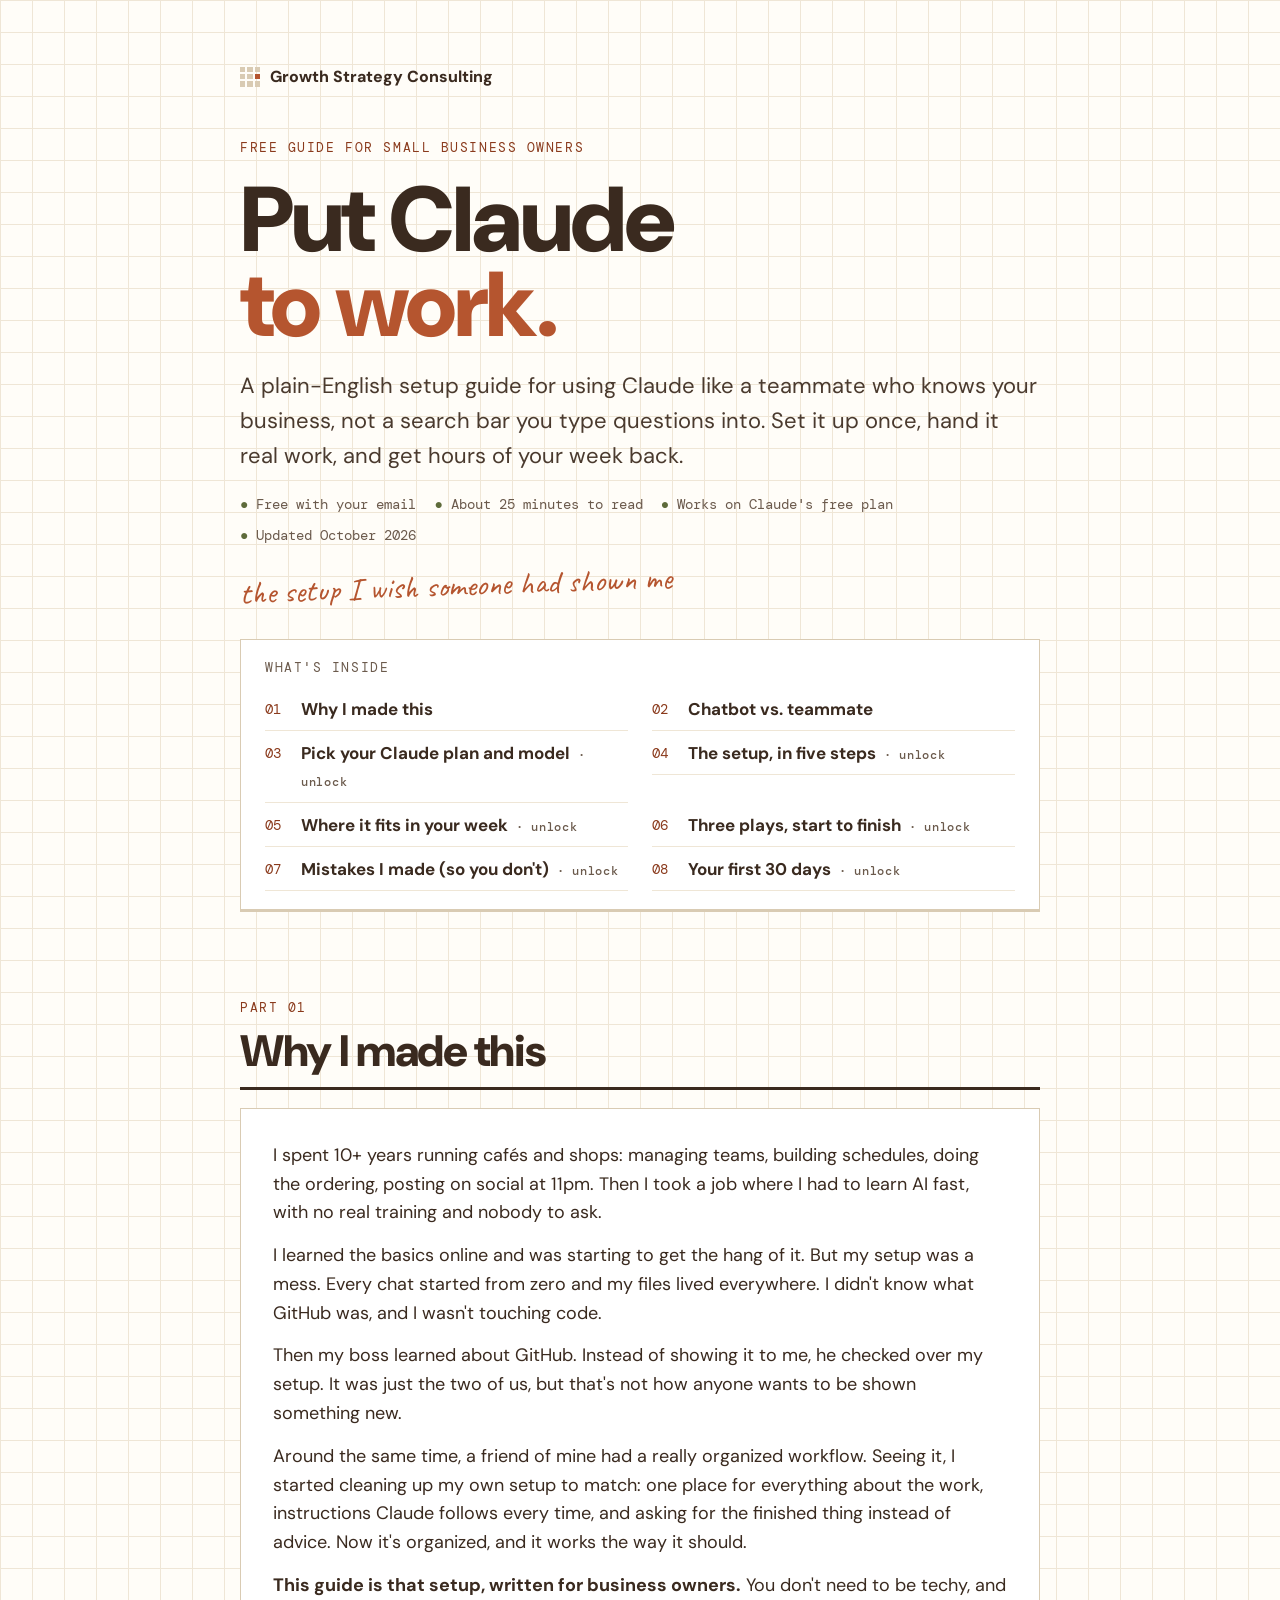
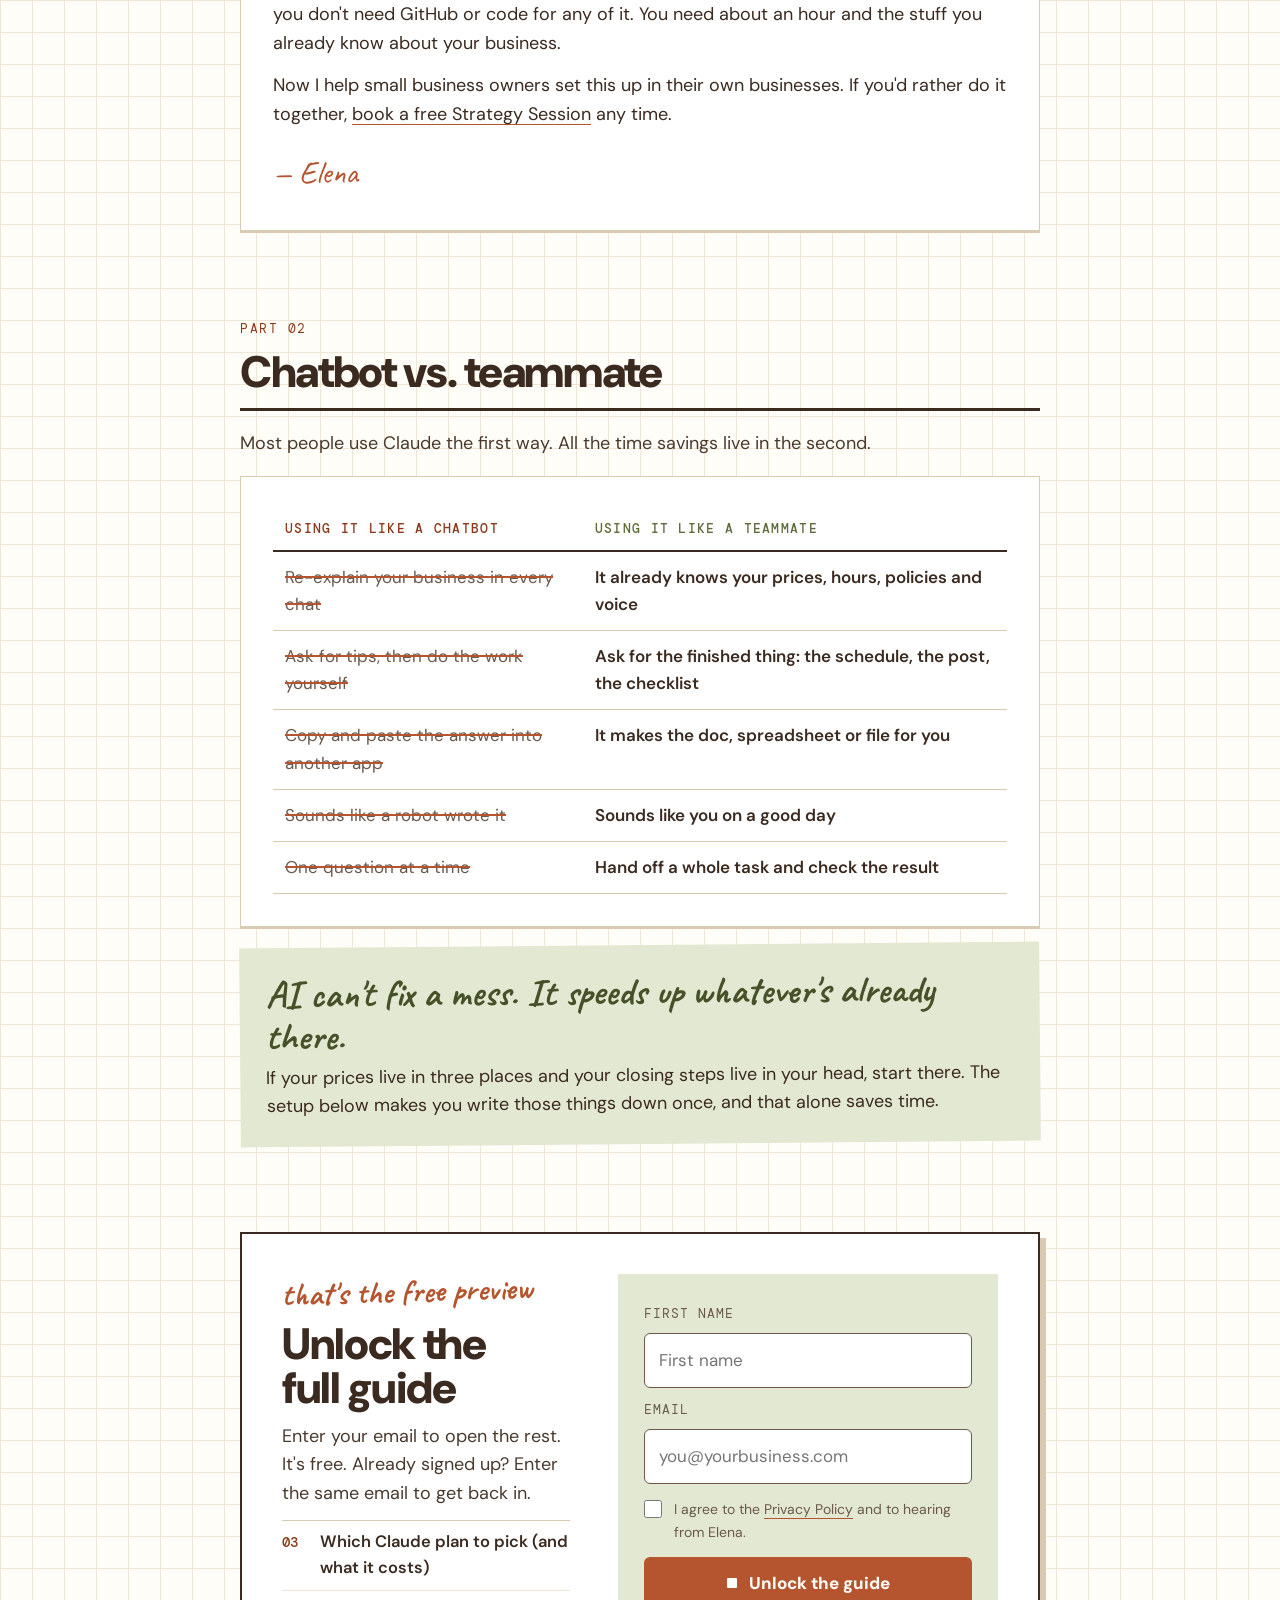
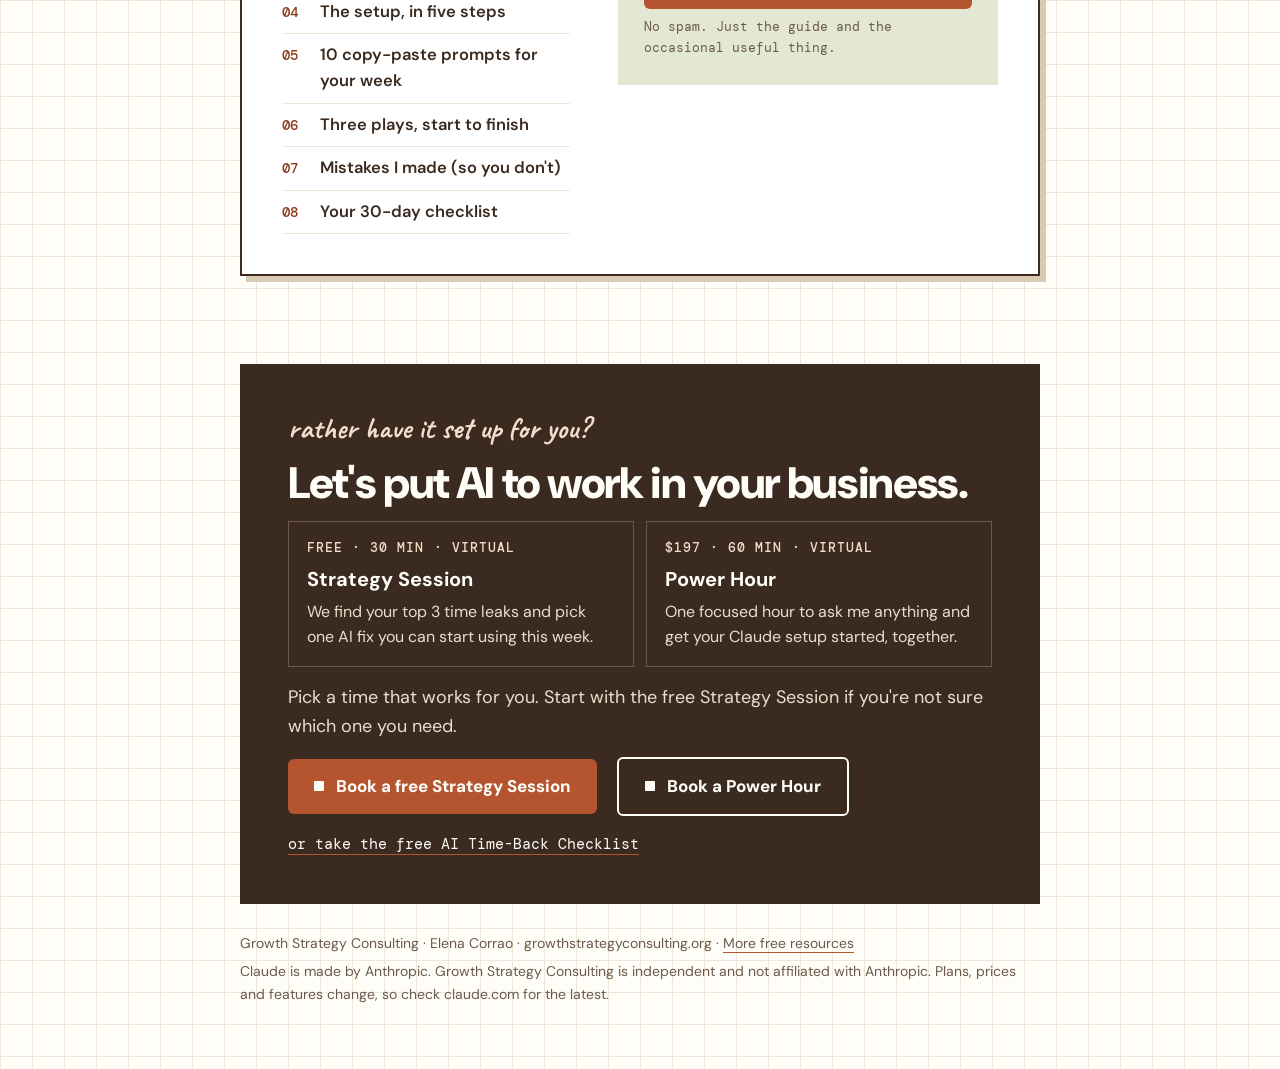
<file: put-claude-to-work.html>
<!doctype html>
<html lang="en">
<head>
<!-- Google tag (gtag.js) -->
<script async src="https://www.googletagmanager.com/gtag/js?id=G-XZYD2TFHSL"></script>
<script>
  window.dataLayer = window.dataLayer || [];
  function gtag(){dataLayer.push(arguments);}
  gtag('js', new Date());

  gtag('config', 'G-XZYD2TFHSL');
</script>
<meta charset="utf-8">
<meta name="viewport" content="width=device-width, initial-scale=1, viewport-fit=cover">
<title>Put Claude to Work · Growth Strategy Consulting</title>
<link rel="icon" href="data:image/svg+xml,%3Csvg xmlns='http://www.w3.org/2000/svg' viewBox='0 0 30 30'%3E%3Cg fill='%23D9CBB3'%3E%3Crect x='0' y='0' width='9' height='9'/%3E%3Crect x='10.5' y='0' width='9' height='9'/%3E%3Crect x='21' y='0' width='9' height='9'/%3E%3Crect x='0' y='10.5' width='9' height='9'/%3E%3Crect x='10.5' y='10.5' width='9' height='9'/%3E%3Crect x='0' y='21' width='9' height='9'/%3E%3Crect x='10.5' y='21' width='9' height='9'/%3E%3Crect x='21' y='21' width='9' height='9'/%3E%3C/g%3E%3Crect x='21' y='10.5' width='9' height='9' fill='%23B5552F'/%3E%3C/svg%3E">
<meta name="description" content="A free, plain-English guide for small business owners: set Claude up once, hand it real work, and get your time back. From Growth Strategy Consulting.">
<link rel="preconnect" href="https://fonts.googleapis.com">
<link rel="preconnect" href="https://fonts.gstatic.com" crossorigin>
<link href="https://fonts.googleapis.com/css2?family=DM+Sans:opsz,wght@9..40,400..900&family=DM+Mono:wght@400;500&family=Caveat:wght@500;700&display=swap" rel="stylesheet">
<style>
/* Layout: the GSC "marked-up audit" — graph paper, printed sheets, terracotta handwritten notes. One narrow reading column. Light-only, matching growthstrategyconsulting.org. */
:root{
  --paper:#FFFDF8; --grid:#EFE6D6; --sand:#D9CBB3; --ink:#3A2A1F; --ink2:#4A3A2E; --muted:#6B5A4C;
  --terra:#B5552F; --terra-t:#8A3A1C; --olive:#5E6B3A; --olive-d:#46512A; --cream:#E9DFCD;
  --n1:#F6DCCB; --n2:#E3E8D2; --white:#FFFFFF;
  --sans:'DM Sans',system-ui,-apple-system,'Segoe UI',sans-serif;
  --mono:'DM Mono',ui-monospace,Menlo,monospace;
  --hand:'Caveat','Bradley Hand','Segoe Print',cursive;
  color-scheme:light;
}
*{box-sizing:border-box}
html{scroll-behavior:smooth;scroll-padding-top:24px}
@media (prefers-reduced-motion:reduce){html{scroll-behavior:auto}}
body{margin:0;font-family:var(--sans);color:var(--ink);font-size:18px;line-height:1.6;-webkit-font-smoothing:antialiased;
  background-color:var(--paper);background-image:linear-gradient(var(--grid) 1px,transparent 1px),linear-gradient(90deg,var(--grid) 1px,transparent 1px);background-size:32px 32px}
a{color:inherit;text-decoration-color:var(--terra);text-underline-offset:4px}
p{margin:0}
ul,ol{margin:0;padding-left:1.2em}
.wrap{max-width:880px;margin:0 auto;padding-block:clamp(28px,5vw,64px) 64px;padding-inline:clamp(16px,5vw,40px)}
.eyebrow{font-family:var(--mono);font-size:13px;letter-spacing:.12em;text-transform:uppercase;color:var(--terra-t)}
.hand{font-family:var(--hand);color:var(--terra);font-weight:700;line-height:1.1}
h1,h2,h3{margin:0;font-weight:900;letter-spacing:-.03em;text-wrap:balance;color:var(--ink)}
h1{font-size:clamp(46px,9vw,92px);line-height:.92}
h2{font-size:clamp(30px,4.4vw,44px);line-height:1}
h3{font-size:clamp(21px,2.4vw,24px);letter-spacing:-.015em;line-height:1.15}
.logo{display:flex;align-items:center;gap:10px;font-weight:800;font-size:16px;text-decoration:none;margin-bottom:clamp(28px,5vw,48px)}
.mk{display:inline-grid;grid-template-columns:repeat(3,1fr);gap:2px;width:20px;height:20px;flex:none}
.mk i{background:var(--sand)} .mk i.on{background:var(--terra)}

/* hero */
.hero{display:flex;flex-direction:column;gap:20px}
.hero h1 span{display:block;color:var(--terra)}
.lede{font-size:clamp(19px,2vw,22px);color:var(--ink2);max-width:58ch}
.meta{display:flex;flex-wrap:wrap;gap:8px 18px;font-family:var(--mono);font-size:14px;color:var(--muted)}
.meta b{color:var(--olive);font-weight:500}
.scrawl{font-family:var(--hand);font-size:clamp(26px,3vw,32px);color:var(--terra);transform:rotate(-2deg);align-self:flex-start;margin-top:-6px}
.toc{background:var(--white);border:1px solid var(--sand);box-shadow:0 2px 0 var(--sand);padding:18px clamp(16px,3vw,24px);margin-top:8px}
.toc .eyebrow{color:var(--muted)}
.toc ol{list-style:none;padding:0;margin-top:10px;display:grid;grid-template-columns:repeat(2,minmax(0,1fr));gap:2px 24px}
.toc li a{display:grid;grid-template-columns:28px minmax(0,1fr);gap:8px;padding:7px 0;text-decoration:none;border-bottom:1px solid var(--grid);font-size:17px}
.toc li a:hover b{color:var(--terra)}
.toc li a span{font-family:var(--mono);font-size:14px;color:var(--terra-t);padding-top:2px}
.toc b{font-weight:700}
@media (max-width:620px){.toc ol{grid-template-columns:1fr}}

/* sections */
section.part{margin-top:clamp(56px,8vw,88px);display:flex;flex-direction:column;gap:18px}
.part-head{display:flex;flex-direction:column;gap:10px;padding-bottom:14px;border-bottom:3px solid var(--ink)}
.prose{display:flex;flex-direction:column;gap:14px;max-width:64ch;color:var(--ink2)}
.prose strong{color:var(--ink)}

/* sheet = a printed page laid on the graph paper */
.sheet{background:var(--white);border:1px solid var(--sand);box-shadow:0 2px 0 var(--sand);padding:clamp(18px,3.5vw,32px)}
.note{background:var(--n1);padding:14px 18px;font-size:17px;color:var(--ink);display:flex;flex-direction:column;gap:2px}
.note .hand{font-size:26px;color:var(--terra-t)}
.rule{background:var(--n2);padding:clamp(18px,3vw,26px);transform:rotate(-.5deg);display:flex;flex-direction:column;gap:6px}
.rule .hand{font-size:clamp(28px,3.6vw,38px);color:var(--olive-d)}

/* story */
.story{display:grid;grid-template-columns:minmax(0,1fr);gap:14px}
.story p{max-width:62ch}
.sig{font-family:var(--hand);font-size:32px;color:var(--terra);margin-top:4px}

/* compare table */
.tbl-wrap{overflow-x:auto}
table.compare{width:100%;border-collapse:collapse;min-width:520px;font-size:17px}
.compare th{font-family:var(--mono);font-size:13px;letter-spacing:.1em;text-transform:uppercase;text-align:left;padding:10px 12px;border-bottom:2px solid var(--ink);font-weight:500}
.compare th.bad{color:var(--terra-t)} .compare th.good{color:var(--olive)}
.compare td{padding:12px;border-bottom:1px solid var(--sand);vertical-align:top}
.compare td:first-child{color:var(--muted);text-decoration:line-through;text-decoration-color:var(--terra);text-decoration-thickness:2px}
.compare td:last-child{font-weight:600}

/* plans */
.plans{display:grid;grid-template-columns:repeat(3,minmax(0,1fr));gap:14px}
.plan{background:var(--white);border:1px solid var(--sand);padding:20px;display:flex;flex-direction:column;gap:10px;position:relative}
.plan.pick{border:2px solid var(--olive)}
.plan .price{font-size:34px;font-weight:900;letter-spacing:-.03em;font-variant-numeric:tabular-nums}
.plan .price small{font-size:15px;font-weight:600;color:var(--muted);letter-spacing:0}
.plan .who{font-size:16px;color:var(--ink2)}
.plan ul{font-size:15.5px;color:var(--ink2);display:flex;flex-direction:column;gap:4px;padding-left:1.1em}
.plan .tag{position:absolute;top:-16px;right:10px;max-width:calc(100% - 20px);white-space:nowrap;overflow:hidden;font-family:var(--hand);font-size:22px;color:var(--olive-d);background:var(--paper);padding:0 6px;transform:rotate(2deg)}
@media (max-width:720px){.plans{grid-template-columns:1fr}}
.fine{font-size:14px;color:var(--muted);font-family:var(--mono)}

/* model mini table */
.models{display:grid;grid-template-columns:repeat(3,minmax(0,1fr));gap:0;border:1px solid var(--sand);background:var(--white)}
.models div{padding:16px 18px;display:flex;flex-direction:column;gap:4px;font-size:16px;color:var(--ink2)}
.models div+div{border-left:1px solid var(--sand)}
.models b{font-family:var(--mono);font-weight:500;font-size:14px;letter-spacing:.08em;text-transform:uppercase;color:var(--terra-t)}
.models strong{color:var(--ink);font-size:18px}
@media (max-width:640px){.models{grid-template-columns:1fr}.models div+div{border-left:0;border-top:1px solid var(--sand)}}

/* steps */
.steps{display:flex;flex-direction:column;gap:22px}
.step{display:grid;grid-template-columns:64px minmax(0,1fr);gap:8px 18px}
.step .num{font-family:var(--hand);font-size:64px;line-height:.8;color:var(--terra);text-align:center}
.step .body{display:flex;flex-direction:column;gap:12px;min-width:0}
.step .body>p{color:var(--ink2);max-width:62ch}
.step ul{color:var(--ink2);display:flex;flex-direction:column;gap:4px}
@media (max-width:560px){.step{grid-template-columns:1fr}.step .num{text-align:left;font-size:52px}}

/* copyable prompt card */
.prompt{border:1.5px dashed var(--muted);background:var(--white);display:flex;flex-direction:column;min-width:0}
.prompt .bar{display:flex;align-items:center;justify-content:space-between;gap:10px;padding:8px 8px 8px 14px;border-bottom:1px dashed var(--sand)}
.prompt .bar span{font-family:var(--mono);font-size:12.5px;letter-spacing:.1em;text-transform:uppercase;color:var(--muted)}
.copy{font:inherit;font-family:var(--mono);font-size:14px;font-weight:500;min-height:36px;padding:0 14px;border:1px solid var(--ink);border-radius:6px;background:var(--paper);color:var(--ink);cursor:pointer}
.copy:hover{background:var(--cream)}
.copy.done{background:var(--olive);border-color:var(--olive);color:var(--paper)}
.copy:focus-visible{outline:3px solid var(--terra);outline-offset:2px}
.prompt pre{margin:0;padding:14px 16px;font-family:var(--mono);font-size:15px;line-height:1.6;white-space:pre-wrap;word-wrap:break-word;color:var(--ink);overflow-x:auto}
.prompt pre em{font-style:normal;background:var(--n1);color:var(--terra-t);padding:0 3px}

/* week areas */
.areas{display:grid;grid-template-columns:minmax(0,1fr);gap:16px}
.area{background:var(--white);border:1px solid var(--sand);box-shadow:0 2px 0 var(--sand);padding:clamp(18px,3.5vw,28px);display:flex;flex-direction:column;gap:14px}
.area .top{display:flex;flex-wrap:wrap;align-items:baseline;justify-content:space-between;gap:4px 16px;padding-bottom:10px;border-bottom:2px solid var(--ink)}
.area .top .hand{font-size:24px}
.area .pair{display:grid;grid-template-columns:repeat(2,minmax(0,1fr));gap:12px}
@media (max-width:720px){.area .pair{grid-template-columns:1fr}}

/* plays */
.play{background:var(--white);border:1px solid var(--sand);box-shadow:0 2px 0 var(--sand);padding:clamp(18px,3.5vw,30px);display:flex;flex-direction:column;gap:14px}
.play .who{color:var(--ink2);max-width:62ch}
.flow{display:grid;grid-template-columns:repeat(3,minmax(0,1fr));gap:0;border-top:2px solid var(--ink)}
.flow div{padding:14px 16px 4px 0;display:flex;flex-direction:column;gap:6px;font-size:16px;color:var(--ink2);min-width:0}
.flow div+div{padding-left:16px;border-left:1px solid var(--sand)}
.flow b{font-family:var(--mono);font-weight:500;font-size:13px;letter-spacing:.1em;text-transform:uppercase;color:var(--terra-t)}
@media (max-width:680px){.flow{grid-template-columns:1fr}.flow div+div{padding-left:0;border-left:0;border-top:1px solid var(--sand)}}
.saved{font-family:var(--hand);font-size:26px;color:var(--olive-d)}

/* mistakes */
.mistakes{list-style:none;padding:0;display:grid;grid-template-columns:repeat(2,minmax(0,1fr));gap:14px}
.mistakes li{background:var(--white);border:1px solid var(--sand);padding:18px 20px;display:flex;flex-direction:column;gap:6px}
.mistakes .oops{font-weight:800;color:var(--ink);text-decoration:line-through;text-decoration-color:var(--terra);text-decoration-thickness:2px}
.mistakes .fixit{font-size:16.5px;color:var(--ink2)}
.mistakes .fixit b{font-family:var(--hand);font-size:24px;color:var(--olive-d);font-weight:700;margin-right:4px}
@media (max-width:640px){.mistakes{grid-template-columns:1fr}}

/* 30-day plan */
.weeks{display:grid;grid-template-columns:repeat(2,minmax(0,1fr));gap:14px}
.week{background:var(--white);border:1px solid var(--sand);padding:18px 20px;display:flex;flex-direction:column;gap:4px}
.week h3{display:flex;align-items:baseline;justify-content:space-between;gap:10px}
.week h3 small{font-family:var(--mono);font-size:13px;font-weight:500;color:var(--muted);letter-spacing:.06em}
.item{display:grid;grid-template-columns:24px minmax(0,1fr);gap:12px;align-items:start;padding:10px 0;border-bottom:1px solid var(--grid);cursor:pointer;font-size:16.5px;color:var(--ink2)}
.item:last-child{border-bottom:0}
.item input{appearance:none;-webkit-appearance:none;width:22px;height:22px;margin:2px 0 0;border:2px solid var(--ink);border-radius:3px;background:var(--white);cursor:pointer;position:relative}
.item input:checked{background:var(--olive);border-color:var(--olive)}
.item input:checked::after{content:"";position:absolute;left:5px;top:1px;width:6px;height:11px;border:solid var(--paper);border-width:0 2px 2px 0;transform:rotate(45deg)}
.item input:checked+span{text-decoration:line-through;text-decoration-color:var(--olive);color:var(--muted)}
.item input:focus-visible{outline:3px solid var(--terra);outline-offset:2px}
@media (max-width:680px){.weeks{grid-template-columns:1fr}}
.progress{display:flex;align-items:center;gap:14px;font-family:var(--mono);font-size:14px;color:var(--muted)}
.progress .track{flex:1;height:12px;background:var(--white);border:1px solid var(--sand)}
.progress .fill{height:100%;width:0;background:var(--olive);transition:width .3s}
@media (prefers-reduced-motion:reduce){.progress .fill{transition:none}}

/* email gate */
.unlock{margin-top:clamp(56px,8vw,88px);background:var(--white);border:2px solid var(--ink);box-shadow:6px 6px 0 var(--sand);padding:clamp(22px,4vw,40px);display:grid;grid-template-columns:minmax(0,1fr) minmax(0,380px);gap:clamp(24px,4vw,48px);align-items:start}
.unlock[hidden]{display:none}
.unlock-copy{display:flex;flex-direction:column;gap:12px;min-width:0}
.unlock-copy .hand{font-size:clamp(26px,3vw,32px);transform:rotate(-1.5deg);align-self:flex-start}
.unlock-copy p{color:var(--ink2)}
.inside{list-style:none;padding:0;display:flex;flex-direction:column;border-top:1px solid var(--sand)}
.inside li{display:grid;grid-template-columns:30px minmax(0,1fr);gap:8px;padding:8px 0;border-bottom:1px solid var(--grid);font-size:16.5px;font-weight:600}
.inside li span{font-family:var(--mono);font-weight:500;font-size:14px;color:var(--terra-t);padding-top:2px}
.gate{display:flex;flex-direction:column;gap:8px;background:var(--n2);padding:clamp(18px,3vw,26px)}
.gate label[for=gname],.gate label[for=gemail]{font-family:var(--mono);font-size:13px;letter-spacing:.08em;text-transform:uppercase;color:var(--muted);margin-top:4px}
.gate input[type=text],.gate input[type=email]{font:inherit;font-size:17px;padding:13px 14px;border:1px solid var(--muted);border-radius:6px;background:var(--white);color:var(--ink);min-height:50px;width:100%}
.gate input:focus-visible{outline:3px solid var(--terra);outline-offset:1px}
.gate .consent{display:grid;grid-template-columns:20px minmax(0,1fr);gap:10px;font-size:14px;color:var(--muted);align-items:start;margin-top:6px}
.gate .consent input{width:18px;height:18px;margin:2px 0 0;accent-color:var(--olive)}
.gate .cta{border:0;cursor:pointer;font-family:inherit;width:100%;margin-top:6px}
.gate .cta[disabled]{opacity:.7;cursor:default}
.gate .hint{font-family:var(--mono);font-size:13px;color:var(--muted)}
.gate .hint.err{color:var(--terra-t)}
.toc li.locked a b::after{content:" · unlock";font-family:var(--mono);font-weight:500;font-size:12px;color:var(--muted);letter-spacing:.06em}
.welcome{margin-top:clamp(40px,6vw,64px);background:var(--n2);padding:16px 20px;font-size:17px;display:flex;flex-wrap:wrap;gap:4px 12px;align-items:baseline}
.welcome .hand{font-size:28px;color:var(--olive-d)}
@media (max-width:760px){.unlock{grid-template-columns:1fr}}

/* close */
.close{margin-top:clamp(56px,8vw,88px);background:var(--ink);color:var(--paper);padding:clamp(26px,5vw,48px);display:flex;flex-direction:column;gap:16px;align-items:flex-start}
.close h2{color:var(--paper)}
.close p{color:var(--cream);max-width:58ch}
.close .hand{color:var(--n1);font-size:30px}
.ctas{display:flex;flex-wrap:wrap;gap:12px 20px;align-items:center}
.cta{display:inline-flex;align-items:center;justify-content:center;gap:12px;min-height:52px;background:var(--terra);color:var(--paper);text-decoration:none;font-weight:800;font-size:17px;padding:14px 26px;border-radius:6px}
.cta i{width:10px;height:10px;background:var(--paper);border-radius:1px}
.cta:hover{background:var(--terra-t)}
.cta.alt{background:transparent;border:2px solid var(--paper)}
.cta.alt:hover{background:var(--ink2)}
.offers{display:grid;grid-template-columns:repeat(2,minmax(0,1fr));gap:12px;width:100%}
.offers div{border:1px solid var(--muted);padding:16px 18px;display:flex;flex-direction:column;gap:4px;color:var(--cream);font-size:16px}
.offers b{font-family:var(--mono);font-weight:500;font-size:13px;letter-spacing:.08em;text-transform:uppercase;color:var(--n1)}
.offers strong{color:var(--paper);font-size:20px}
@media (max-width:620px){.offers{grid-template-columns:1fr}}
.cal{width:100%;background:var(--paper);border-radius:4px;overflow:hidden}
.cal[hidden]{display:none}
.cal .calendly-inline-widget{width:100%;min-width:0;height:700px}
.nudge{display:flex;flex-direction:column;align-items:flex-start;gap:6px;border-top:2px dashed var(--terra);padding-top:16px;margin-top:6px;font-size:17px;color:var(--ink2)}
.nudge .hand{font-size:28px}
.nudge span:not(.hand){max-width:64ch}
.nudge a{font-weight:800;color:var(--terra-t)}
.sheet.mini{padding:16px 20px;display:flex;flex-direction:column;gap:8px}
.sheet.mini ol{display:flex;flex-direction:column;gap:6px;color:var(--ink2)}
.soft{font-family:var(--mono);font-size:15px;color:var(--paper);text-decoration:underline;text-decoration-color:var(--terra);text-underline-offset:5px}
.cta:focus-visible,.soft:focus-visible,.toc a:focus-visible{outline:3px solid var(--terra);outline-offset:3px}
footer{margin-top:28px;font-size:14px;color:var(--muted);display:flex;flex-direction:column;gap:6px}
</style>

</head>
<body>
<main class="wrap">
  <a class="logo" href="https://growthstrategyconsulting.org/"><span class="mk" aria-hidden="true"><i></i><i></i><i></i><i></i><i></i><i class="on"></i><i></i><i></i><i></i></span>Growth Strategy Consulting</a>

  <header class="hero">
    <div class="eyebrow">Free guide for small business owners</div>
    <h1>Put Claude <span>to work.</span></h1>
    <p class="lede">A plain-English setup guide for using Claude like a teammate who knows your business, not a search bar you type questions into. Set it up once, hand it real work, and get hours of your week back.</p>
    <div class="meta"><span><b>●</b> Free with your email</span><span><b>●</b> About 25 minutes to read</span><span><b>●</b> Works on Claude's free plan</span><span><b>●</b> Updated October 2026</span></div>
    <p class="scrawl">the setup I wish someone had shown me</p>

    <nav class="toc" aria-label="What's in this guide">
      <div class="eyebrow">What's inside</div>
      <ol>
        <li><a href="#why"><span>01</span><b>Why I made this</b></a></li>
        <li><a href="#shift"><span>02</span><b>Chatbot vs. teammate</b></a></li>
        <li><a href="#plan"><span>03</span><b>Pick your Claude plan and model</b></a></li>
        <li><a href="#setup"><span>04</span><b>The setup, in five steps</b></a></li>
        <li><a href="#week"><span>05</span><b>Where it fits in your week</b></a></li>
        <li><a href="#plays"><span>06</span><b>Three plays, start to finish</b></a></li>
        <li><a href="#mistakes"><span>07</span><b>Mistakes I made (so you don't)</b></a></li>
        <li><a href="#thirty"><span>08</span><b>Your first 30 days</b></a></li>
      </ol>
    </nav>
  </header>

  <!-- 01 -->
  <section class="part" id="why" aria-labelledby="why-h">
    <div class="part-head"><div class="eyebrow">Part 01</div><h2 id="why-h">Why I made this</h2></div>
    <div class="sheet story">
      <p>I spent 10+ years running cafés and shops: managing teams, building schedules, doing the ordering, posting on social at 11pm. Then I took a job where I had to learn AI fast, with no real training and nobody to ask.</p>
      <p>I learned the basics online and was starting to get the hang of it. But my setup was a mess. Every chat started from zero and my files lived everywhere. I didn't know what GitHub was, and I wasn't touching code.</p>
      <p>Then my boss learned about GitHub. Instead of showing it to me, he checked over my setup. It was just the two of us, but that's not how anyone wants to be shown something new.</p>
      <p>Around the same time, a friend of mine had a really organized workflow. Seeing it, I started cleaning up my own setup to match: one place for everything about the work, instructions Claude follows every time, and asking for the finished thing instead of advice. Now it's organized, and it works the way it should.</p>
      <p><strong>This guide is that setup, written for business owners.</strong> You don't need to be techy, and you don't need GitHub or code for any of it. You need about an hour and the stuff you already know about your business.</p>
      <p>Now I help small business owners set this up in their own businesses. If you'd rather do it together, <a href="#book">book a free Strategy Session</a> any time.</p>
      <p class="sig">— Elena</p>
    </div>
  </section>

  <!-- 02 -->
  <section class="part" id="shift" aria-labelledby="shift-h">
    <div class="part-head"><div class="eyebrow">Part 02</div><h2 id="shift-h">Chatbot vs. teammate</h2></div>
    <p class="prose">Most people use Claude the first way. All the time savings live in the second.</p>
    <div class="sheet tbl-wrap">
      <table class="compare">
        <thead><tr><th class="bad" scope="col">Using it like a chatbot</th><th class="good" scope="col">Using it like a teammate</th></tr></thead>
        <tbody>
          <tr><td>Re-explain your business in every chat</td><td>It already knows your prices, hours, policies and voice</td></tr>
          <tr><td>Ask for tips, then do the work yourself</td><td>Ask for the finished thing: the schedule, the post, the checklist</td></tr>
          <tr><td>Copy and paste the answer into another app</td><td>It makes the doc, spreadsheet or file for you</td></tr>
          <tr><td>Sounds like a robot wrote it</td><td>Sounds like you on a good day</td></tr>
          <tr><td>One question at a time</td><td>Hand off a whole task and check the result</td></tr>
        </tbody>
      </table>
    </div>
    <div class="rule">
      <span class="hand">AI can't fix a mess. It speeds up whatever's already there.</span>
      <p>If your prices live in three places and your closing steps live in your head, start there. The setup below makes you write those things down once, and that alone saves time.</p>
    </div>
  </section>

  <!-- email gate -->
  <section class="unlock" id="unlock" aria-labelledby="unlock-h">
    <div class="unlock-copy">
      <span class="hand">that's the free preview</span>
      <h2 id="unlock-h">Unlock the full guide</h2>
      <p>Enter your email to open the rest. It's free. Already signed up? Enter the same email to get back in.</p>
      <ul class="inside">
        <li><span>03</span>Which Claude plan to pick (and what it costs)</li>
        <li><span>04</span>The setup, in five steps</li>
        <li><span>05</span>10 copy-paste prompts for your week</li>
        <li><span>06</span>Three plays, start to finish</li>
        <li><span>07</span>Mistakes I made (so you don't)</li>
        <li><span>08</span>Your 30-day checklist</li>
      </ul>
    </div>
    <form class="gate" id="gform" novalidate>
      <label for="gname">First name</label>
      <input type="text" id="gname" placeholder="First name" autocomplete="given-name">
      <label for="gemail">Email</label>
      <input type="email" id="gemail" placeholder="you@yourbusiness.com" autocomplete="email" required>
      <label class="consent" for="gconsent"><input type="checkbox" id="gconsent"><span>I agree to the <a href="https://growthstrategyconsulting.org/privacy.html" target="_blank" rel="noopener">Privacy Policy</a> and to hearing from Elena.</span></label>
      <button class="cta" type="submit" id="gbtn"><i aria-hidden="true"></i><span>Unlock the guide</span></button>
      <p class="hint" id="ghint">No spam. Just the guide and the occasional useful thing.</p>
    </form>
  </section>

  <div id="locked" hidden>
  <!-- 03 -->
  <section class="part" id="plan" aria-labelledby="plan-h">
    <div class="part-head"><div class="eyebrow">Part 03</div><h2 id="plan-h">Pick your Claude plan and model</h2></div>
    <div class="prose">
      <p>Claude has three plans for individuals, and you pay Anthropic (the company that makes Claude) directly. Here's what each one gets you and who it's really for.</p>
      <p>You can follow the setup in this guide on the free plan. Pro is where it starts to feel like a real teammate.</p>
    </div>
    <div class="plans">
      <div class="plan">
        <h3>Claude Free</h3>
        <div class="price">$0</div>
        <p class="who"><strong>Good for getting your feet wet.</strong> You can do a lot of the basics here: set up your profile, build a small Business Brain, try skills and connect an app. You'll hit usage limits sooner, and there's no coding.</p>
        <ul><li>Up to 5 projects</li><li>Memory, skills and app connections</li><li>Web search and file creation</li><li>The everyday models (Sonnet and Haiku)</li><li>No Claude Code, Research or Opus</li></ul>
      </div>
      <div class="plan pick">
        <span class="tag">best bang for your buck</span>
        <h3>Claude Pro</h3>
        <div class="price">$20<small> /month</small></div>
        <p class="who"><strong>Worth it even if you're not on it every day.</strong> You get a lot more room to work, plus Claude Code, which lets you build your own small tools, like a pricing calculator or a booking page, without knowing how to code. About $17/month if you pay yearly.</p>
        <ul><li>Everything in Free, with much more usage</li><li>As many projects as you need</li><li>Claude Code, for building your own tools</li><li>Opus, the strongest model, for big decisions</li><li>Research, plus Claude in Chrome for website chores</li></ul>
      </div>
      <div class="plan">
        <h3>Claude Max</h3>
        <div class="price">$100<small>+ /month</small></div>
        <p class="who"><strong>Only if you're maxing out Pro all the time.</strong> If you keep hitting your Pro limits week after week, Max gives you a lot more room. There's no need to start here.</p>
        <ul><li>Everything in Pro</li><li>5x the usage of Pro ($100/month) or 20x ($200/month)</li><li>Upgrade later if you need it</li></ul>
      </div>
    </div>
    <p class="fine">Claude's prices and plans as of October 2026, from claude.com/pricing. Check there for the latest. Business teams can also look at Claude's Team plan.</p>

    <h3 style="margin-top:14px">Which model?</h3>
    <p class="prose">There's a model picker in every chat. Leave it on the default and switch only when the job calls for it.</p>
    <div class="models">
      <div><b>Quick stuff</b><strong>Haiku</strong>Fast answers, short rewrites, quick lists.</div>
      <div><b>Everyday</b><strong>Sonnet</strong>Most of your work. Emails, posts, schedules, checklists.</div>
      <div><b>Big thinking</b><strong>Opus</strong>Pricing decisions, a hard conversation, planning your quarter.</div>
    </div>
  </section>

  <!-- 04 -->
  <section class="part" id="setup" aria-labelledby="setup-h">
    <div class="part-head"><div class="eyebrow">Part 04</div><h2 id="setup-h">The setup, in five steps</h2></div>
    <div class="prose"><p>Do these in order. Steps 1 and 2 take under an hour and do most of the work. Anything that looks like a <em style="font-style:normal;background:var(--n1);color:var(--terra-t);padding:0 3px">[highlighted blank]</em> is where your own details go.</p></div>

    <div class="steps">
      <div class="step">
        <div class="num" aria-hidden="true">1</div>
        <div class="body">
          <h3>Tell Claude who you are</h3>
          <!-- HOWTO LINK: "How to set up your Claude profile" goes here once the post is written -->
          <p>In Claude's settings, turn on memory and web search. Then find the spot that asks what Claude should know about you, and paste this in with your details. Now every chat starts knowing who it's talking to.</p>
          <div class="prompt"><div class="bar"><span>Paste into your profile</span><button class="copy" type="button">Copy</button></div>
<pre>I own <em>[business name]</em>, a <em>[type of business]</em> in <em>[city]</em>. I've run it for <em>[X]</em> years. Most of my customers are <em>[who they are]</em>.
I'm busy. Give me short, practical answers I can use today, no fluff.
When you write as me, sound <em>[3 words, like: warm, direct, a little funny]</em>.
If you need more info, ask me a question instead of guessing.</pre></div>
        </div>
      </div>

      <div class="step">
        <div class="num" aria-hidden="true">2</div>
        <div class="body">
          <h3>Build your Business Brain</h3>
          <!-- HOWTO LINK: "How to make a Project and add files / How to write project instructions" goes here once the post is written -->
          <p>A <strong>Project</strong> is a folder Claude reads before it answers. Make one called "Business Brain" and add these files. Rough notes are fine. A typed list in a doc is fine.</p>
          <ul>
            <li><strong>About us:</strong> what you sell, who buys it, what makes you different</li>
            <li><strong>Prices and hours:</strong> the real, current ones</li>
            <li><strong>Policies:</strong> returns, bookings, cancellations, time off</li>
            <li><strong>Our voice:</strong> 3 to 5 posts or emails you wrote that sound like you</li>
            <li><strong>Top questions:</strong> the 10 things customers ask you most</li>
          </ul>
          <p>Then paste this into the project's instructions:</p>
          <div class="prompt"><div class="bar"><span>Project instructions</span><button class="copy" type="button">Copy</button></div>
<pre>You're the operations assistant for <em>[business name]</em>.
Before you answer, check the files in this project: About Us, Prices and Hours, Policies, Our Voice, Top Questions.
Always use our real prices and policies, write in our voice, and keep it short.
If something isn't in the files, ask me. Don't make it up.
When I ask for something I'll use (a schedule, a post, a checklist), make the finished thing, not advice about it.</pre></div>
          <div class="note"><span class="hand">good to know</span>Chats inside a project share the project's files, not each other's conversations. If you want Claude to remember something every time, add it to a project file, not just a chat.</div>
        </div>
      </div>

      <div class="step">
        <div class="num" aria-hidden="true">3</div>
        <div class="body">
          <h3>Make your first skill</h3>
          <!-- HOWTO LINK: "How to make your first skill" goes here once the post is written -->
          <p>A <strong>skill</strong> is a recipe card Claude follows every time a certain job comes up, so you stop typing the same instructions. Start with something you do every week. Review replies are a good first one.</p>
          <p>The easy way: do the job once in a chat, get it how you like it, then say <strong>"turn what we just did into a skill."</strong> Or write one yourself. It's just a short text file you upload in Claude's settings under Skills.</p>
          <div class="prompt"><div class="bar"><span>Example skill: review replies</span><button class="copy" type="button">Copy</button></div>
<pre>---
name: review-replies
description: Use when I paste a customer review from Google, Yelp or Facebook and need a reply.
---
# Review replies for <em>[business name]</em>
1. Thank them by first name if it's given.
2. Mention one specific thing they said.
3. If they had a problem, own it in one sentence, no excuses, and invite them to email <em>[your email]</em>.
4. Keep it under 70 words.
5. Sign off as "<em>[your name]</em>, owner".
Give me two versions: one short, one warmer.</pre></div>
          <div class="note"><span class="hand">tip</span>The "description" line is how Claude knows when to use the skill. Write it as "Use when…" and name the moment it should kick in.</div>
        </div>
      </div>

      <div class="step">
        <div class="num" aria-hidden="true">4</div>
        <div class="body">
          <h3>Connect one app</h3>
          <p>A <strong>connector</strong> lets Claude look inside an app you already use, like Gmail, Google Calendar, Google Drive, Notion or Canva. Once it's connected, you can say "find the email from my linen vendor" or "what does my week look like?" and Claude goes and checks, so you stop copying and pasting things in.</p>
          <!-- HOWTO LINK: "How to connect Gmail or Google Calendar to Claude" goes here once the post is written -->
          <div class="sheet mini">
            <div class="eyebrow">How to add one</div>
            <ol>
              <li>In Claude, open <strong>Customize</strong> in the sidebar, then <strong>Connectors</strong>.</li>
              <li>Click <strong>Discover</strong> to browse, or search for the app by name.</li>
              <li>Open it and click <strong>Connect to Claude</strong>, then sign in to that app and approve access. It now shows as "Connected."</li>
              <li>In any chat, click the <strong>+</strong> in the message box, then <strong>Connectors</strong>, to turn it on or off for that chat.</li>
            </ol>
          </div>
          <p>The first time Claude uses a connector, it asks permission. Choose <strong>Allow once</strong> while you're getting comfortable, and <strong>Always allow</strong> once you trust how it's using it.</p>
          <div class="note"><span class="hand">what's an MCP?</span>You'll see "MCP" around connectors. It's the behind-the-scenes standard apps use to plug into Claude. You don't need to know how it works. If an app you use isn't in the directory, search the app's name plus "MCP" or "Claude connector" to see if it offers one.</div>
          <ul>
            <li>Start with one app, the one you live in most.</li>
            <li>Start with reading tasks: finding, summarizing, drafting.</li>
            <li>Check anything before it gets sent or booked in your name.</li>
          </ul>
        </div>
      </div>

      <div class="step">
        <div class="num" aria-hidden="true">5</div>
        <div class="body">
          <h3>Hand off a real task</h3>
          <!-- HOWTO LINK: "How to get Claude to make a spreadsheet or doc" goes here once the post is written -->
          <p>This is where it clicks. Instead of asking a question, hand over a job the way you'd hand it to a good employee: what the job is, what done looks like, and what to use. Claude can come back with an actual doc, spreadsheet, checklist or slide deck you can open and edit.</p>
          <div class="prompt"><div class="bar"><span>The hand-off formula</span><button class="copy" type="button">Copy</button></div>
<pre>The job: <em>[what you need done]</em>
Done looks like: <em>[the finished thing: a spreadsheet, a one-page doc, 5 captions…]</em>
Use: <em>[my Business Brain files, this attachment, my calendar]</em>
Before you start, ask me anything you need to know.</pre></div>
        </div>
      </div>
    </div>
    <p class="nudge"><span class="hand">stuck on a step?</span><span>Setting this up is exactly what we do in a Strategy Session. Bring your laptop and we'll build your Business Brain together.</span><a href="#book">Book a free Strategy Session</a></p>
  </section>

  <!-- 05 -->
  <section class="part" id="week" aria-labelledby="week-h">
    <div class="part-head"><div class="eyebrow">Part 05</div><h2 id="week-h">Where it fits in your week</h2></div>
    <p class="prose">Pick the part of your week that eats the most time and start there. Run these inside your Business Brain project so the answers use your real details.</p>
    <div class="areas" id="areas"></div>
  </section>

  <!-- 06 -->
  <section class="part" id="plays" aria-labelledby="plays-h">
    <div class="part-head"><div class="eyebrow">Part 06</div><h2 id="plays-h">Three plays, start to finish</h2></div>
    <p class="prose">Here's what a full hand-off looks like. Each one takes about 20 minutes the first time and less after that.</p>

    <article class="play">
      <h3>Fill your slowest day</h3>
      <p class="who">For: a café, shop or studio with one day that always drags.</p>
      <div class="flow">
        <div><b>You give it</b>Last month's sales by day and hour (an export from your register or POS), plus your Business Brain.</div>
        <div><b>You ask</b>"Find my slowest window. Suggest 3 promos that fit our prices and brand. Pick the best one and make everything I need to run it."</div>
        <div><b>You get back</b>The promo, three captions, a sign for the counter, and a short email to your list.</div>
      </div>
      <p class="saved">one afternoon of work, done before lunch</p>
    </article>

    <article class="play">
      <h3>Get yourself out of the schedule</h3>
      <p class="who">For: anyone with a team who's still building the schedule at midnight.</p>
      <div class="flow">
        <div><b>You give it</b>Everyone's availability, how many people each shift needs, and your rules for swaps and time off.</div>
        <div><b>You ask</b>"Make a first-draft schedule as a spreadsheet. Flag any shift I can't cover. Then write the message I'll send the team."</div>
        <div><b>You get back</b>A schedule you edit instead of build, a list of gaps, and a clear team message.</div>
      </div>
      <p class="saved">you go from builder to editor</p>
    </article>

    <article class="play">
      <h3>Find where money is leaking</h3>
      <p class="who">For: the owner who knows it's busy but isn't sure it's profitable.</p>
      <div class="flow">
        <div><b>You give it</b>A sales export for the last 1 to 3 months and a list of your monthly costs.</div>
        <div><b>You ask</b>"Show my top and bottom sellers, what I need to sell each month to cover costs, and three things you'd look into. Show your math."</div>
        <div><b>You get back</b>A one-page summary you can check, plus a short list of what to cut, push or reprice.</div>
      </div>
      <p class="saved">check the math. always check the math.</p>
    </article>
    <p class="nudge"><span class="hand">want to run one with me?</span><span>We'll do it on your real numbers and your real week, and you'll leave with the finished thing.</span><a href="#book">Book a free Strategy Session</a></p>
  </section>

  <!-- 07 -->
  <section class="part" id="mistakes" aria-labelledby="mistakes-h">
    <div class="part-head"><div class="eyebrow">Part 07</div><h2 id="mistakes-h">Mistakes I made (so you don't)</h2></div>
    <ul class="mistakes">
      <li><span class="oops">A new chat for everything</span><span class="fixit"><b>fix:</b>Work inside your Business Brain project so it never starts from zero.</span></li>
      <li><span class="oops">Taking the first answer</span><span class="fixit"><b>fix:</b>Tell it exactly what's off, the way you'd mark up an employee's draft: "Cut this to 3 sentences. No exclamation points. Say 'regulars,' not 'customers.' Mention we're closed Mondays." Vague notes get vague rewrites.</span></li>
      <li><span class="oops">Asking for advice when I wanted the thing</span><span class="fixit"><b>fix:</b>Ask for the finished file. "Make the checklist," not "how should I make a checklist?"</span></li>
      <li><span class="oops">Pasting in private stuff</span><span class="fixit"><b>fix:</b>Never share passwords, card numbers or private customer details. Leave them out or use first names only.</span></li>
      <li><span class="oops">Hitting send without reading</span><span class="fixit"><b>fix:</b>You're the editor. Your name is on it, so read everything before it goes out.</span></li>
      <li><span class="oops">Files everywhere</span><span class="fixit"><b>fix:</b>One home for your business docs. When something changes, update the project file once.</span></li>
    </ul>
  </section>

  <!-- 08 -->
  <section class="part" id="thirty" aria-labelledby="thirty-h">
    <div class="part-head"><div class="eyebrow">Part 08</div><h2 id="thirty-h">Your first 30 days</h2></div>
    <p class="prose">One small thing a day, about 15 minutes. Tick them off as you go. Your progress stays saved in this browser.</p>
    <div class="progress" aria-live="polite"><span id="count">0 of 16 done</span><div class="track"><div class="fill" id="fill"></div></div></div>
    <div class="weeks" id="weeks"></div>
    <p class="nudge"><span class="hand">made it to day 30?</span><span>Let's look at what's working and pick your next fix. Or skip the 30 days and we'll set it up together.</span><a href="#book">Book a free Strategy Session</a></p>
  </section>
  </div>

  <section class="close" id="book" aria-labelledby="close-h">
    <span class="hand">rather have it set up for you?</span>
    <h2 id="close-h">Let's put AI to work in your business.</h2>
    <div class="offers">
      <div><b>Free · 30 min · virtual</b><strong>Strategy Session</strong>We find your top 3 time leaks and pick one AI fix you can start using this week.</div>
      <div><b>$197 · 60 min · virtual</b><strong>Power Hour</strong>One focused hour to ask me anything and get your Claude setup started, together.</div>
    </div>
    <p>Pick a time that works for you. Start with the free Strategy Session if you're not sure which one you need.</p>
    <div class="cal" id="cal"><div class="calendly-inline-widget" data-url="https://calendly.com/corraoconsulting/30min?hide_gdpr_banner=1&amp;background_color=fffdf8&amp;text_color=3a2a1f&amp;primary_color=b5552f"></div></div>
    <div class="ctas">
      <a class="cta" href="https://calendly.com/corraoconsulting/30min" target="_blank" rel="noopener"><i aria-hidden="true"></i>Book a free Strategy Session</a>
      <a class="cta alt" href="https://calendly.com/corraoconsulting" target="_blank" rel="noopener"><i aria-hidden="true"></i>Book a Power Hour</a>
    </div>
    <a class="soft" href="https://growthstrategyconsulting.org/ai-time-back-checklist.html" target="_blank" rel="noopener">or take the free AI Time-Back Checklist</a>
  </section>
  <script src="https://assets.calendly.com/assets/external/widget.js" async onerror="var c=document.getElementById('cal');if(c)c.hidden=true"></script>

  <footer>
    <span>Growth Strategy Consulting · Elena Corrao · growthstrategyconsulting.org · <a href="resources.html">More free resources</a></span>
    <span>Claude is made by Anthropic. Growth Strategy Consulting is independent and not affiliated with Anthropic. Plans, prices and features change, so check claude.com for the latest.</span>
  </footer>
</main>

<script>
(function(){
  function esc(s){return s.replace(/&/g,'&amp;').replace(/</g,'&lt;').replace(/>/g,'&gt;')}
  function fmt(s){return esc(s).replace(/\[([^\]]+)\]/g,'<em>[$1]</em>')}

  var AREAS=[
    {name:'Customer messages and reviews',note:'the 10 questions',p:[
      ['Answer your top questions','Here are the 10 questions customers ask me most: [paste them]. Using my Business Brain files, write a short, friendly answer to each in my voice, under 60 words each. Put them in a doc I can copy from.'],
      ['Reply to a review','Here\'s a review we got: [paste it]. Draft a reply that thanks them, owns anything we got wrong, and invites them back. Give me two versions: one short, one warmer.']]},
    {name:'Team and scheduling',note:'build less, edit more',p:[
      ['Draft the schedule','Here\'s everyone\'s availability for next week: [paste or attach]. I need [number] people on [shifts]. Make a first-draft schedule as a spreadsheet and flag any shift I can\'t cover.'],
      ['Write the closing checklist','Here are my rough closing notes: [paste them]. Turn them into a numbered closing checklist a new hire could follow without calling me.']]},
    {name:'Social media and marketing',note:'one focus a month',p:[
      ['Plan the month','This month I want to promote [product, event or offer]. My slow days are [days]. Plan 8 posts: date, photo idea and caption, in a table.'],
      ['Voice memo to email','Here\'s a transcript of a voice memo about [news]: [paste]. Turn it into a short email to my customers and an Instagram caption. Keep my wording where you can.']]},
    {name:'Ordering, inventory and admin',note:'no more 9pm orders',p:[
      ['Build the reorder list','Here\'s last week\'s sales [attach export] and what\'s on hand [paste]. What\'s running low and what should I reorder before [day]? Group it by vendor.'],
      ['Chase a vendor','Draft a polite follow-up to [vendor] about [late order or invoice]. Mention the order date, [date], and ask for a new delivery date.']]},
    {name:'Numbers and money',note:'show your math',p:[
      ['Read your sales report','Here\'s last month\'s sales export [attach]. Show my top 5 and bottom 5 sellers, my busiest and slowest hours, and three things you\'d look into. Keep it to one page.'],
      ['Find your monthly floor','Here are my monthly costs: [paste rent, payroll, bills]. What do I need to sell each month to cover them? Show the math so I can check it.']]}
  ];
  var a=document.getElementById('areas');
  a.innerHTML=AREAS.map(function(ar){
    return '<div class="area"><div class="top"><h3>'+esc(ar.name)+'</h3><span class="hand">'+esc(ar.note)+'</span></div><div class="pair">'+
      ar.p.map(function(p){return '<div class="prompt"><div class="bar"><span>'+esc(p[0])+'</span><button class="copy" type="button">Copy</button></div><pre>'+fmt(p[1])+'</pre></div>'}).join('')+
      '</div></div>';
  }).join('');

  var WEEKS=[
    {t:'Week 1',s:'Set it up',i:['Make a free Claude account','Paste in your profile (Step 1)','Make your Business Brain project and add your files','Ask it 5 things you\'d normally Google or text a friend']},
    {t:'Week 2',s:'Find your leak',i:['Pick the part of your week that eats the most time','Run both prompts for that area','Push back on one answer until it sounds like you','Save your best result to a project file']},
    {t:'Week 3',s:'Make it repeatable',i:['Turn one weekly job into a skill','Connect the one app you use most','Use your skill three times','Update any project file that\'s out of date']},
    {t:'Week 4',s:'Hand it off',i:['Run one of the three plays start to finish','Use the hand-off formula on a task you dread','Add up the hours you got back','Decide: stay on Free or move to Pro']}
  ];
  var KEY='gsc-claude-guide-v1', saved={};
  try{saved=JSON.parse(localStorage.getItem(KEY)||'{}')||{}}catch(e){saved={}}
  var w=document.getElementById('weeks'),n=0;
  w.innerHTML=WEEKS.map(function(wk,wi){
    return '<div class="week"><h3>'+wk.t+' <small>'+esc(wk.s.toUpperCase())+'</small></h3>'+
      wk.i.map(function(it,ii){var id='d'+wi+'-'+ii;n++;return '<label class="item" for="'+id+'"><input type="checkbox" id="'+id+'"'+(saved[id]?' checked':'')+'><span>'+esc(it)+'</span></label>'}).join('')+'</div>';
  }).join('');
  var total=n;
  function update(){
    var boxes=w.querySelectorAll('input'),c=0,st={};
    boxes.forEach(function(b){if(b.checked){c++;st[b.id]=1}});
    document.getElementById('count').textContent=c+' of '+total+' done';
    document.getElementById('fill').style.width=(c/total*100)+'%';
    try{localStorage.setItem(KEY,JSON.stringify(st))}catch(e){}
  }
  w.addEventListener('change',update);update();

  /* ---- email gate ----
     Signups go to MailerLite through its embedded-form subscribe endpoint (public by design, no API key in the page).
     Account 2518337. ML_FORM = the ID of the "Put Claude to Work" embedded form, which adds people to its group.
     Unlocked visitors are remembered in this browser; on a new device they enter their email again. */
  var ML_ACCOUNT='2518337';
  var ML_FORM='200792049752999189';   // "Put Claude to Work" embedded form
  var UKEY='gsc-claude-guide-unlocked';
  var gate=document.getElementById('unlock'), locked=document.getElementById('locked');
  var lockedIds=['plan','setup','week','plays','mistakes','thirty'];
  function markToc(isLocked){
    document.querySelectorAll('.toc a').forEach(function(l){
      var id=l.getAttribute('href').slice(1);
      if(lockedIds.indexOf(id)>-1) l.parentNode.classList.toggle('locked',isLocked);
    });
  }
  function unlock(name,scroll){
    locked.hidden=false; gate.hidden=true; markToc(false);
    var w=document.createElement('p'); w.className='welcome';
    w.innerHTML='<span class="hand">you\'re in'+(name?', '+esc(name):'')+'.</span><span>The full guide is below. This browser will remember you next time.</span>';
    locked.insertBefore(w,locked.firstChild);
    if(scroll) w.scrollIntoView({behavior:matchMedia('(prefers-reduced-motion: reduce)').matches?'auto':'smooth',block:'start'});
  }
  var known=null; try{known=JSON.parse(localStorage.getItem(UKEY)||'null')}catch(e){known=null}
  if(known&&known.email){unlock(known.name||'',false)}else{markToc(true)}

  document.querySelector('.toc').addEventListener('click',function(e){
    var l=e.target.closest('a'); if(!l||!locked.hidden) return;
    if(lockedIds.indexOf(l.getAttribute('href').slice(1))>-1){e.preventDefault();gate.scrollIntoView({behavior:'smooth',block:'start'});document.getElementById('gemail').focus({preventScroll:true})}
  });

  document.getElementById('gform').addEventListener('submit',function(e){
    e.preventDefault();
    var name=document.getElementById('gname').value.trim(), email=document.getElementById('gemail').value.trim();
    var ok=document.getElementById('gconsent').checked, hint=document.getElementById('ghint'), btn=document.getElementById('gbtn'), lbl=btn.querySelector('span');
    hint.classList.remove('err');
    if(!email||!/^[^\s@]+@[^\s@]+\.[^\s@]+$/.test(email)){hint.textContent='Enter your email to unlock the guide.';hint.classList.add('err');return}
    if(!ok){hint.textContent='Please tick the box so I\'m allowed to email you.';hint.classList.add('err');return}
    btn.disabled=true; lbl.textContent='Unlocking…';
    var finished=false;
    function done(){if(finished)return;finished=true;try{localStorage.setItem(UKEY,JSON.stringify({name:name,email:email}))}catch(err){} unlock(name,true)}
    if(!ML_FORM){console.warn('MailerLite form ID not set: signup not sent');done();return}
    var fd=new FormData();
    fd.append('fields[email]',email);
    if(name) fd.append('fields[name]',name);
    fd.append('ml-submit','1');
    fd.append('anticsrf','true');
    // If MailerLite is slow or unreachable, still open the guide so nobody gets stuck.
    setTimeout(done,4000);
    fetch('https://assets.mailerlite.com/jsonp/'+ML_ACCOUNT+'/forms/'+ML_FORM+'/subscribe',{method:'POST',body:fd})
      .then(done,done);
  });

  // Calendly calendar: if it hasn't appeared after a few seconds (blocked or offline), hide the empty box; the buttons still work.
  setTimeout(function(){var c=document.getElementById('cal');if(c&&!c.querySelector('iframe'))c.hidden=true},6000);

  document.addEventListener('click',function(e){
    var b=e.target.closest('.copy');if(!b)return;
    var pre=b.closest('.prompt').querySelector('pre');var text=pre.innerText;
    function ok(){b.textContent='Copied';b.classList.add('done');setTimeout(function(){b.textContent='Copy';b.classList.remove('done')},1600)}
    function fallback(){var r=document.createRange();r.selectNodeContents(pre);var s=window.getSelection();s.removeAllRanges();s.addRange(r);b.textContent='Selected, press Ctrl/Cmd+C'}
    try{if(navigator.clipboard&&navigator.clipboard.writeText){navigator.clipboard.writeText(text).then(ok,fallback)}else{fallback()}}catch(err){fallback()}
  });
})();
</script>

</body>
</html>
</file>
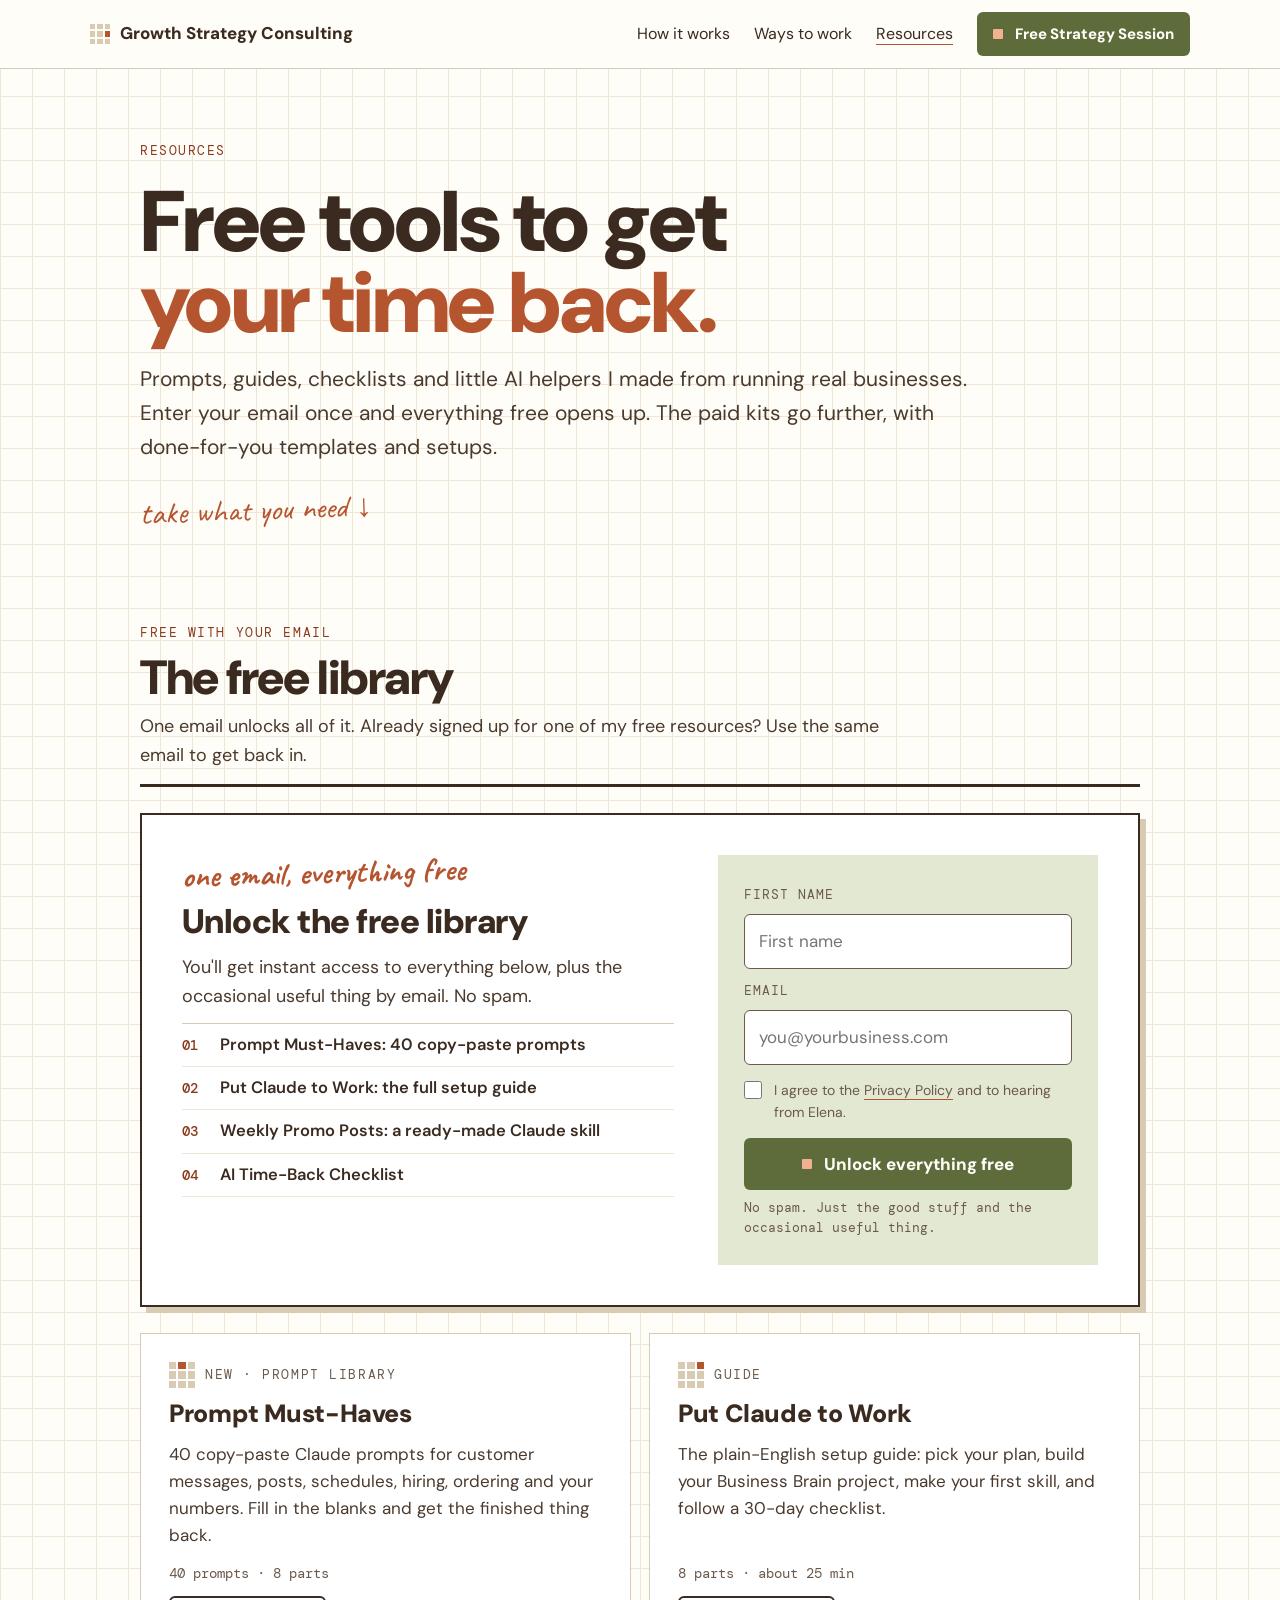
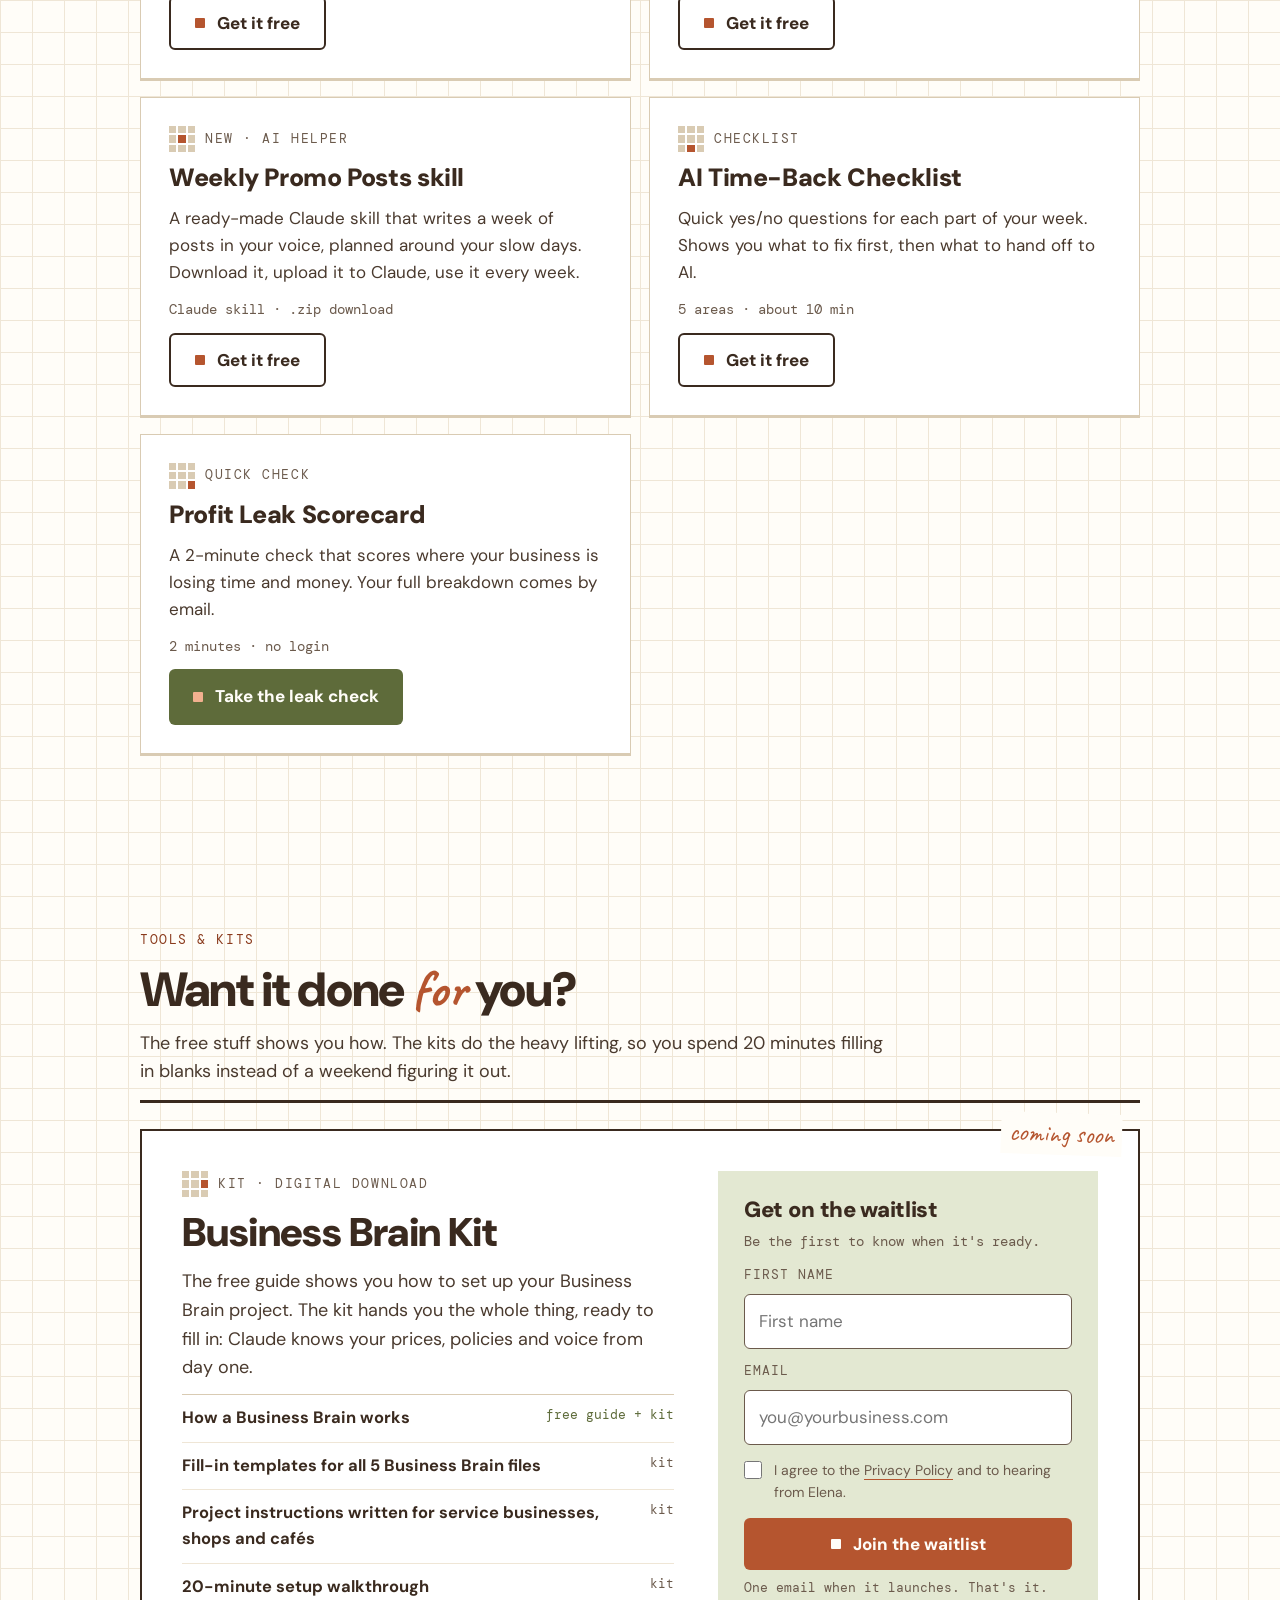
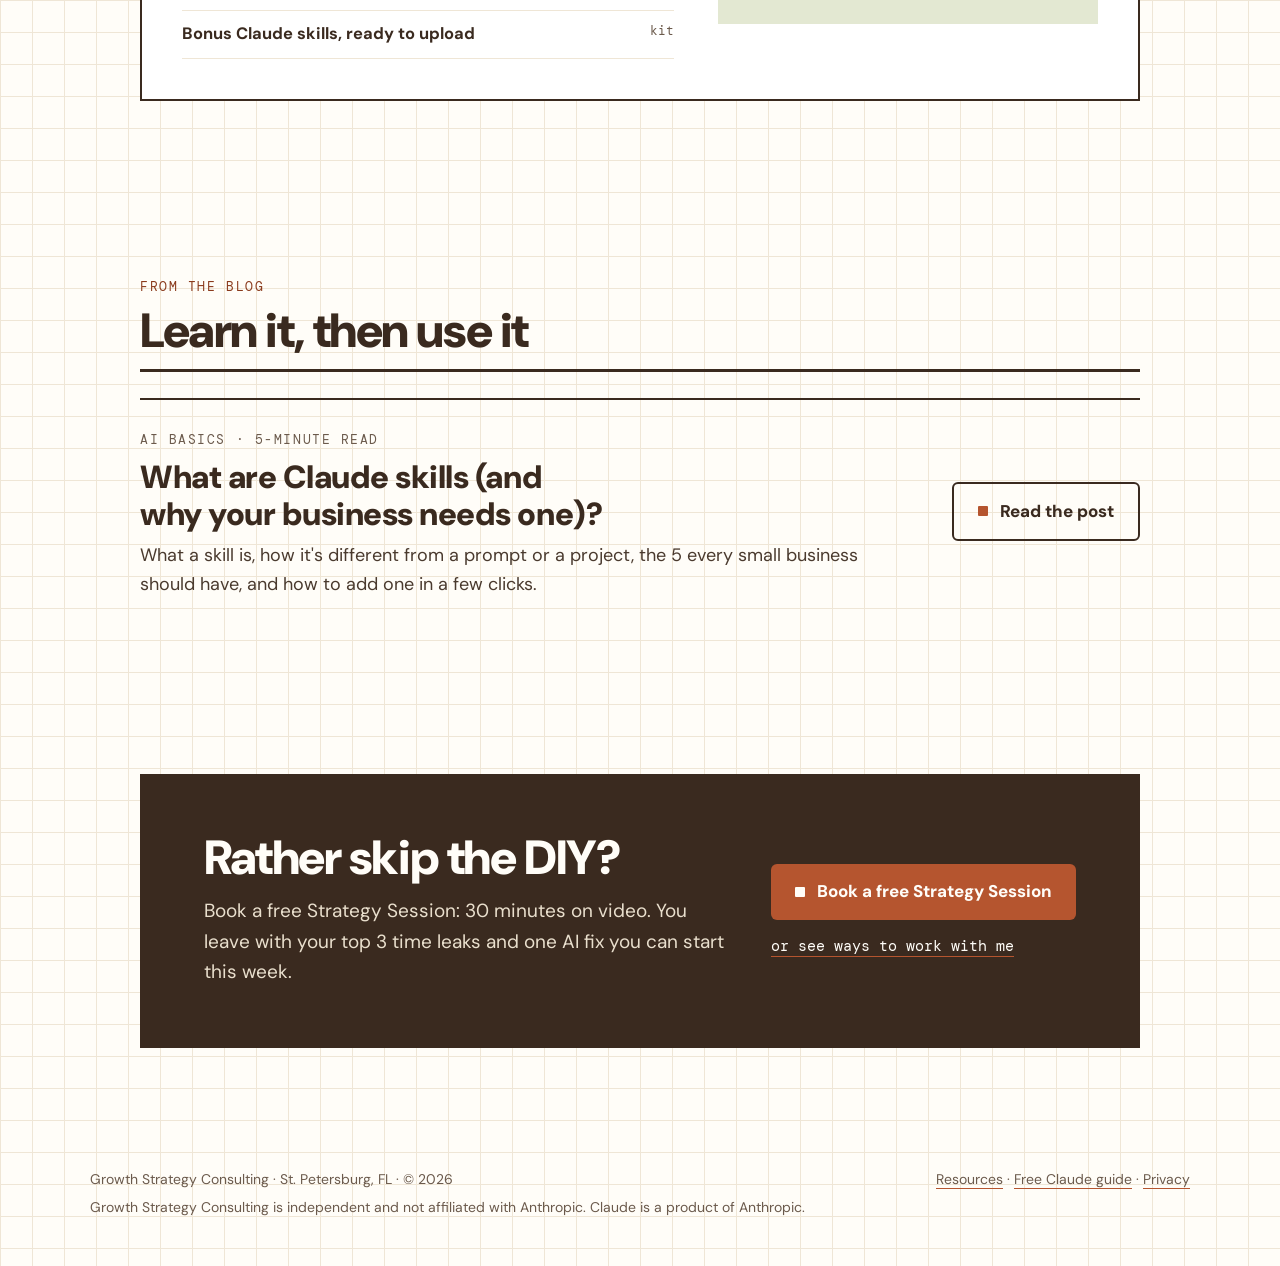
<file: resources.html>
<!doctype html>
<html lang="en">
<head>
<!-- Google tag (gtag.js) -->
<script async src="https://www.googletagmanager.com/gtag/js?id=G-XZYD2TFHSL"></script>
<script>
  window.dataLayer = window.dataLayer || [];
  function gtag(){dataLayer.push(arguments);}
  gtag('js', new Date());

  gtag('config', 'G-XZYD2TFHSL');
</script>
<meta charset="utf-8">
<meta name="viewport" content="width=device-width, initial-scale=1, viewport-fit=cover">
<title>Free resources for small business owners · Growth Strategy Consulting</title>
<meta name="description" content="Free Claude prompts, setup guides, checklists and ready-made AI skills for small business owners, plus done-for-you kits. From Elena Corrao at Growth Strategy Consulting in St. Petersburg, FL.">
<link rel="canonical" href="https://growthstrategyconsulting.org/resources.html">
<meta property="og:title" content="Free resources for small business owners · Growth Strategy Consulting">
<meta property="og:description" content="Free Claude prompts, setup guides, checklists and ready-made AI skills for small business owners, plus done-for-you kits. From Elena Corrao at Growth Strategy Consulting in St. Petersburg, FL.">
<meta property="og:image" content="https://growthstrategyconsulting.org/assets/elena-gsc.jpg">
<meta property="og:url" content="https://growthstrategyconsulting.org/resources.html">
<meta name="twitter:card" content="summary_large_image">
<link rel="icon" href="data:image/svg+xml,%3Csvg xmlns='http://www.w3.org/2000/svg' viewBox='0 0 30 30'%3E%3Cg fill='%23D9CBB3'%3E%3Crect x='0' y='0' width='9' height='9'/%3E%3Crect x='10.5' y='0' width='9' height='9'/%3E%3Crect x='21' y='0' width='9' height='9'/%3E%3Crect x='0' y='10.5' width='9' height='9'/%3E%3Crect x='10.5' y='10.5' width='9' height='9'/%3E%3Crect x='0' y='21' width='9' height='9'/%3E%3Crect x='10.5' y='21' width='9' height='9'/%3E%3Crect x='21' y='21' width='9' height='9'/%3E%3C/g%3E%3Crect x='21' y='10.5' width='9' height='9' fill='%23B5552F'/%3E%3C/svg%3E">
<link rel="preconnect" href="https://fonts.googleapis.com">
<link rel="preconnect" href="https://fonts.gstatic.com" crossorigin>
<link href="https://fonts.googleapis.com/css2?family=DM+Sans:opsz,wght@9..40,400..900&family=DM+Mono:wght@400;500&family=Caveat:wght@500;700&display=swap" rel="stylesheet">
<style>
/* GSC "marked-up audit" look: graph paper, printed sheets, terracotta handwritten notes. */

:root{
  --paper:#FFFDF8; --grid:#EFE6D6; --sand:#D9CBB3; --ink:#3A2A1F; --ink2:#4A3A2E; --muted:#6B5A4C;
  --terra:#B5552F; --terra-t:#8A3A1C; --peach:#F2B08F; --olive:#5E6B3A; --olive-d:#46512A; --cream:#E9DFCD;
  --n1:#F6DCCB; --n2:#E3E8D2; --n3:#D6E4E6; --white:#FFFFFF;
  --sans:'DM Sans',system-ui,-apple-system,'Segoe UI',sans-serif;
  --mono:'DM Mono',ui-monospace,Menlo,monospace;
  --hand:'Caveat','Bradley Hand','Segoe Print',cursive;
  color-scheme:light;
}
*{box-sizing:border-box}
html{scroll-behavior:smooth;scroll-padding-top:84px}
@media (prefers-reduced-motion:reduce){html{scroll-behavior:auto}}
body{margin:0;font-family:var(--sans);color:var(--ink);font-size:18px;line-height:1.6;-webkit-font-smoothing:antialiased;
  background-color:var(--paper);background-image:linear-gradient(var(--grid) 1px,transparent 1px),linear-gradient(90deg,var(--grid) 1px,transparent 1px);background-size:32px 32px}
a{color:inherit;text-decoration-color:var(--terra);text-underline-offset:4px}
p{margin:0} ul,ol{margin:0;padding-left:1.2em}
img{max-width:100%;display:block}
.wrap{max-width:1080px;margin:0 auto;padding-inline:clamp(16px,5vw,40px)}
.wrap.narrow{max-width:820px}
.eyebrow{font-family:var(--mono);font-size:13px;letter-spacing:.12em;text-transform:uppercase;color:var(--terra-t)}
.hand{font-family:var(--hand);color:var(--terra);font-weight:700;line-height:1.1}
.mono{font-family:var(--mono)}
h1,h2,h3{margin:0;font-weight:900;letter-spacing:-.03em;text-wrap:balance;color:var(--ink)}
h1{font-size:clamp(44px,8vw,86px);line-height:.94}
h1 span.t{color:var(--terra)}
h2{font-size:clamp(30px,4.4vw,48px);line-height:1}
h2 .hand{font-size:1.1em;letter-spacing:0}
h3{font-size:clamp(21px,2.2vw,25px);letter-spacing:-.015em;line-height:1.15}
.lede{font-size:clamp(18px,1.9vw,21px);color:var(--ink2);max-width:60ch}
.fine{font-family:var(--mono);font-size:14px;color:var(--muted)}
.mk{display:inline-grid;grid-template-columns:repeat(3,1fr);gap:2px;width:26px;height:26px;flex:none}
.mk i{background:var(--sand)} .mk i.on{background:var(--terra)}
.mk.s20{width:20px;height:20px}

/* header */
.top{position:sticky;top:0;z-index:10;background:rgba(255,253,248,.95);backdrop-filter:blur(6px);border-bottom:1px solid var(--sand)}
.top .wrap{display:flex;align-items:center;justify-content:space-between;gap:16px;min-height:68px;max-width:1180px}
.logo{display:flex;align-items:center;gap:10px;font-weight:800;font-size:17px;text-decoration:none}
.nav{display:flex;align-items:center;gap:24px;font-size:16px}
.nav a.txt{text-decoration:none}
.nav a.txt:hover,.nav a.txt[aria-current]{text-decoration:underline;text-decoration-color:var(--terra);text-underline-offset:5px}
@media (max-width:820px){.nav a.txt{display:none}}
@media (max-width:420px){.logo span.name{font-size:15px}}

/* buttons */
.cta{display:inline-flex;align-items:center;justify-content:center;gap:12px;min-height:52px;background:var(--olive);color:var(--paper);text-decoration:none;font-weight:800;font-size:17px;padding:14px 24px;border-radius:6px;border:0;font-family:inherit;cursor:pointer;transition:background .2s}
.cta i{width:10px;height:10px;background:var(--peach);border-radius:1px;transition:transform .3s;flex:none}
.cta:hover{background:var(--olive-d)} .cta:hover i{transform:rotate(90deg)}
.cta.terra{background:var(--terra)} .cta.terra i{background:var(--paper)} .cta.terra:hover{background:var(--terra-t)}
.cta.ghost{background:transparent;color:var(--ink);border:2px solid var(--ink)} .cta.ghost i{background:var(--terra)} .cta.ghost:hover{background:var(--cream)}
.cta.sm{white-space:nowrap;min-height:44px;font-size:15px;padding:10px 16px}
.cta[disabled]{opacity:.7;cursor:default}
.alt{font-family:var(--mono);font-size:15px;text-underline-offset:5px;text-decoration-color:var(--terra)}
a:focus-visible,.cta:focus-visible,button:focus-visible{outline:3px solid var(--terra);outline-offset:3px}
.acts{display:flex;flex-wrap:wrap;align-items:center;gap:14px 22px}
@media (prefers-reduced-motion:reduce){.cta i{transition:none}}

main section{padding-block:clamp(44px,7vw,88px)}
.hero{display:flex;flex-direction:column;gap:20px;padding-top:clamp(36px,6vw,72px)!important}
.scrawl{font-family:var(--hand);font-size:clamp(26px,3vw,32px);color:var(--terra);transform:rotate(-2deg);align-self:flex-start}
.sec{display:flex;flex-direction:column;gap:26px}
.sec-head{display:flex;flex-direction:column;gap:10px;padding-bottom:14px;border-bottom:3px solid var(--ink)}
.sec-head p{color:var(--ink2);max-width:62ch}

/* sheet */
.sheet{background:var(--white);border:1px solid var(--sand);box-shadow:0 2px 0 var(--sand);padding:clamp(18px,3.5vw,32px)}
.note{background:var(--n1);padding:14px 18px;font-size:17px;color:var(--ink);display:flex;flex-direction:column;gap:2px}
.note .hand{font-size:26px;color:var(--terra-t)}

/* email gate */
.gatebox{background:var(--white);border:2px solid var(--ink);box-shadow:6px 6px 0 var(--sand);padding:clamp(22px,4vw,40px);display:grid;grid-template-columns:minmax(0,1fr) minmax(0,380px);gap:clamp(22px,4vw,44px);align-items:start}
.gatebox[hidden]{display:none}
.gatebox .gcopy{display:flex;flex-direction:column;gap:12px;min-width:0}
.gatebox .gcopy>.hand{font-size:clamp(26px,3vw,32px);transform:rotate(-1.5deg);align-self:flex-start}
.gatebox .gcopy p{color:var(--ink2)}
.inside{list-style:none;padding:0;display:flex;flex-direction:column;border-top:1px solid var(--sand)}
.inside li{display:grid;grid-template-columns:30px minmax(0,1fr);gap:8px;padding:8px 0;border-bottom:1px solid var(--grid);font-size:16.5px;font-weight:600}
.inside li span{font-family:var(--mono);font-weight:500;font-size:14px;color:var(--terra-t);padding-top:2px}
.gate{display:flex;flex-direction:column;gap:8px;background:var(--n2);padding:clamp(18px,3vw,26px);min-width:0}
.gate[hidden],[hidden]{display:none!important}
.gate label.lbl{font-family:var(--mono);font-size:13px;letter-spacing:.08em;text-transform:uppercase;color:var(--muted);margin-top:4px}
.gate input[type=text],.gate input[type=email]{font:inherit;font-size:17px;padding:13px 14px;border:1px solid var(--muted);border-radius:6px;background:var(--white);color:var(--ink);min-height:50px;width:100%}
.gate input:focus-visible{outline:3px solid var(--terra);outline-offset:1px}
.gate .consent{display:grid;grid-template-columns:20px minmax(0,1fr);gap:10px;font-size:14px;color:var(--muted);align-items:start;margin-top:6px}
.gate .consent input{width:18px;height:18px;margin:2px 0 0;accent-color:var(--olive)}
.gate .cta{width:100%;margin-top:6px}
.gate .hint{font-family:var(--mono);font-size:13px;color:var(--muted)}
.gate .hint.err{color:var(--terra-t)}
.welcome{background:var(--n2);padding:16px 20px;font-size:17px;display:flex;flex-wrap:wrap;gap:4px 12px;align-items:baseline}
.welcome[hidden]{display:none}
.welcome .hand{font-size:28px;color:var(--olive-d)}
@media (max-width:760px){.gatebox{grid-template-columns:1fr}}

/* copyable prompt */
.prompts{display:grid;grid-template-columns:repeat(2,minmax(0,1fr));gap:14px}
@media (max-width:760px){.prompts{grid-template-columns:1fr}}
.prompt{border:1.5px dashed var(--muted);background:var(--white);display:flex;flex-direction:column;min-width:0}
.prompt .bar{display:flex;align-items:center;justify-content:space-between;gap:10px;padding:8px 8px 8px 14px;border-bottom:1px dashed var(--sand)}
.prompt .bar span{font-family:var(--mono);font-size:12.5px;letter-spacing:.1em;text-transform:uppercase;color:var(--muted)}
.copy{font:inherit;font-family:var(--mono);font-size:14px;font-weight:500;min-height:36px;padding:0 14px;border:1px solid var(--ink);border-radius:6px;background:var(--paper);color:var(--ink);cursor:pointer;flex:none}
.copy:hover{background:var(--cream)}
.copy.done{background:var(--olive);border-color:var(--olive);color:var(--paper)}
.prompt pre{margin:0;padding:14px 16px;font-family:var(--mono);font-size:15px;line-height:1.6;white-space:pre-wrap;word-wrap:break-word;color:var(--ink)}
.prompt pre em,em.blank{font-style:normal;background:var(--n1);color:var(--terra-t);padding:0 3px}

/* close band */
.close{background:var(--ink);color:var(--paper);padding:clamp(30px,6vw,60px) clamp(22px,6vw,64px);display:grid;grid-template-columns:minmax(0,1fr) auto;gap:28px 44px;align-items:center}
.close h2{color:var(--paper)}
.close p{color:var(--cream);font-size:19px;max-width:56ch}
.close .side{display:flex;flex-direction:column;gap:14px;align-items:flex-start}
.close .alt{color:var(--paper)}
@media (max-width:860px){.close{grid-template-columns:1fr}}

footer{padding-block:32px 48px;font-size:14px;color:var(--muted)}
footer .wrap{display:flex;flex-wrap:wrap;justify-content:space-between;gap:12px;max-width:1180px}
.dock{position:fixed;left:0;right:0;bottom:0;z-index:20;padding:12px 16px calc(12px + env(safe-area-inset-bottom,0px));background:rgba(255,253,248,.97);border-top:1px solid var(--sand);display:none}
.dock .cta{width:100%}
@media (max-width:760px){.dock{display:block}footer{padding-bottom:120px}}

.lib{display:grid;grid-template-columns:repeat(2,minmax(0,1fr));gap:18px}
@media (max-width:760px){.lib{grid-template-columns:1fr}}
.res{background:var(--white);border:1px solid var(--sand);box-shadow:0 2px 0 var(--sand);padding:clamp(20px,3vw,28px);display:flex;flex-direction:column;gap:12px;min-width:0;transition:box-shadow .3s,border-color .3s}
.res .tag{display:flex;align-items:center;gap:10px}
.res .tag .eyebrow{color:var(--muted)}
.res p{color:var(--ink2);font-size:17px}
.res .meta{font-family:var(--mono);font-size:14px;color:var(--muted);margin-top:auto}
.res .cta{align-self:flex-start}
.res .lockline{font-family:var(--mono);font-size:13px;color:var(--muted)}
.res.flash{border-color:var(--olive);box-shadow:0 0 0 3px var(--n2)}
.paid{display:grid;grid-template-columns:minmax(0,1fr) minmax(0,380px);gap:clamp(22px,4vw,44px);align-items:start;background:var(--white);border:2px solid var(--ink);padding:clamp(22px,4vw,40px);position:relative}
.paid .gcopy{display:flex;flex-direction:column;gap:12px;min-width:0}
.paid .gcopy p{color:var(--ink2)}
.paid .stamp{position:absolute;top:-18px;right:16px;font-family:var(--hand);font-size:26px;color:var(--terra);background:var(--paper);padding:0 8px;transform:rotate(2deg)}
.more{list-style:none;padding:0;display:flex;flex-direction:column;border-top:1px solid var(--sand)}
.more li{display:grid;grid-template-columns:minmax(0,1fr) auto;gap:12px;padding:10px 0;border-bottom:1px solid var(--grid);font-size:16.5px}
.more li b{font-weight:700;color:var(--ink)}
.more li span{font-family:var(--mono);font-size:13px;color:var(--muted);text-align:right}
.more li span.yes{color:var(--olive)}
@media (max-width:760px){.paid{grid-template-columns:1fr}}
.post{display:grid;grid-template-columns:minmax(0,1fr) auto;gap:20px 32px;align-items:center;border-top:2px solid var(--ink);padding-top:24px}
.post h3{font-size:clamp(24px,2.8vw,32px)}
.post p{color:var(--ink2);max-width:60ch;margin-top:8px}
@media (max-width:760px){.post{grid-template-columns:1fr}}
.ok-note{background:var(--n2);padding:14px 18px;font-size:17px}

</style>
<script type="application/ld+json">
{
 "@context": "https://schema.org",
 "@type": "CollectionPage",
 "name": "Resources \u00b7 Growth Strategy Consulting",
 "url": "https://growthstrategyconsulting.org/resources.html",
 "description": "Free and paid resources for small business owners: Claude prompts, setup guides, checklists and ready-made AI skills.",
 "publisher": {
  "@type": "Organization",
  "name": "Growth Strategy Consulting",
  "url": "https://growthstrategyconsulting.org/"
 },
 "hasPart": [
  {
   "@type": "CreativeWork",
   "name": "Prompt Must-Haves",
   "url": "https://growthstrategyconsulting.org/prompt-must-haves.html"
  },
  {
   "@type": "CreativeWork",
   "name": "Put Claude to Work",
   "url": "https://growthstrategyconsulting.org/put-claude-to-work.html"
  },
  {
   "@type": "CreativeWork",
   "name": "Weekly Promo Posts skill",
   "url": "https://growthstrategyconsulting.org/assets/downloads/weekly-promo-posts.zip"
  },
  {
   "@type": "CreativeWork",
   "name": "AI Time-Back Checklist",
   "url": "https://growthstrategyconsulting.org/ai-time-back-checklist.html"
  },
  {
   "@type": "CreativeWork",
   "name": "Profit Leak Scorecard",
   "url": "https://growthstrategyconsulting.org/profit-leak-scorecard.html"
  },
  {
   "@type": "BlogPosting",
   "name": "What are Claude skills (and why your business needs one)?",
   "url": "https://growthstrategyconsulting.org/blog/what-are-claude-skills.html"
  }
 ]
}
</script>
</head>
<body>
<header class="top">
  <div class="wrap">
    <a class="logo" href="./"><span class="mk s20" aria-hidden="true"><i></i><i></i><i></i><i></i><i></i><i class="on"></i><i></i><i></i><i></i></span><span class="name">Growth Strategy Consulting</span></a>
    <nav class="nav" aria-label="Main">
      <a class="txt" href="./#how">How it works</a>
      <a class="txt" href="./#work">Ways to work</a>
      <a class="txt" href="./resources.html" aria-current="page">Resources</a>
      <a class="cta sm" href="https://calendly.com/corraoconsulting/30min" target="_blank" rel="noopener"><i aria-hidden="true"></i>Free Strategy Session</a>
    </nav>
  </div>
</header>

<main>
  <div class="wrap">
  <section class="hero">
    <div class="eyebrow">Resources</div>
    <h1>Free tools to get <span class="t">your time back.</span></h1>
    <p class="lede">Prompts, guides, checklists and little AI helpers I made from running real businesses. Enter your email once and everything free opens up. The paid kits go further, with done-for-you templates and setups.</p>
    <p class="scrawl">take what you need ↓</p>
  </section>

  <section class="sec" id="free" aria-labelledby="free-h" style="padding-top:0">
    <div class="sec-head"><div class="eyebrow">Free with your email</div><h2 id="free-h">The free library</h2><p>One email unlocks all of it. Already signed up for one of my free resources? Use the same email to get back in.</p></div>

    <section class="gatebox" id="unlock" aria-labelledby="unlock-h" style="padding-block:clamp(22px,4vw,40px)">
      <div class="gcopy">
        <span class="hand">one email, everything free</span>
        <h3 id="unlock-h" style="font-size:clamp(26px,3vw,34px)">Unlock the free library</h3>
        <p id="wants">You'll get instant access to everything below, plus the occasional useful thing by email. No spam.</p>
        <ul class="inside">
          <li><span>01</span>Prompt Must-Haves: 40 copy-paste prompts</li>
          <li><span>02</span>Put Claude to Work: the full setup guide</li>
          <li><span>03</span>Weekly Promo Posts: a ready-made Claude skill</li>
          <li><span>04</span>AI Time-Back Checklist</li>
        </ul>
      </div>
      <form class="gate" id="gform" novalidate>
      <label class="lbl" for="gname">First name</label>
      <input type="text" id="gname" placeholder="First name" autocomplete="given-name">
      <label class="lbl" for="gemail">Email</label>
      <input type="email" id="gemail" placeholder="you@yourbusiness.com" autocomplete="email" required>
      <label class="consent" for="gconsent"><input type="checkbox" id="gconsent"><span>I agree to the <a href="./privacy.html" target="_blank" rel="noopener">Privacy Policy</a> and to hearing from Elena.</span></label>
      <button class="cta" type="submit" id="gbtn"><i aria-hidden="true"></i><span>Unlock everything free</span></button>
      <p class="hint" id="ghint">No spam. Just the good stuff and the occasional useful thing.</p>
    </form>
    </section>
    <p class="welcome" id="welcome" hidden></p>

    <div class="lib">
      <div class="res" id="r-prompts" data-res="Prompt Must-Haves">
        <div class="tag"><span class="mk" aria-hidden="true"><i></i><i class="on"></i><i></i><i></i><i></i><i></i><i></i><i></i><i></i></span><span class="eyebrow">new · prompt library</span></div>
        <h3>Prompt Must-Haves</h3>
        <p>40 copy-paste Claude prompts for customer messages, posts, schedules, hiring, ordering and your numbers. Fill in the blanks and get the finished thing back.</p>
        <span class="meta">40 prompts · 8 parts</span>
        <a class="cta open" href="prompt-must-haves.html" hidden><i aria-hidden="true"></i>Open the prompts</a>
        <button class="cta ghost unlock-btn" type="button" data-for="r-prompts"><i aria-hidden="true"></i>Get it free</button>
      </div>
      <div class="res" id="r-guide" data-res="Put Claude to Work">
        <div class="tag"><span class="mk" aria-hidden="true"><i></i><i></i><i class="on"></i><i></i><i></i><i></i><i></i><i></i><i></i></span><span class="eyebrow">guide</span></div>
        <h3>Put Claude to Work</h3>
        <p>The plain-English setup guide: pick your plan, build your Business Brain project, make your first skill, and follow a 30-day checklist.</p>
        <span class="meta">8 parts · about 25 min</span>
        <a class="cta open" href="put-claude-to-work.html" hidden><i aria-hidden="true"></i>Open the guide</a>
        <button class="cta ghost unlock-btn" type="button" data-for="r-guide"><i aria-hidden="true"></i>Get it free</button>
      </div>
      <div class="res" id="r-skill" data-res="Weekly Promo Posts skill">
        <div class="tag"><span class="mk" aria-hidden="true"><i></i><i></i><i></i><i></i><i class="on"></i><i></i><i></i><i></i><i></i></span><span class="eyebrow">new · AI helper</span></div>
        <h3>Weekly Promo Posts skill</h3>
        <p>A ready-made Claude skill that writes a week of posts in your voice, planned around your slow days. Download it, upload it to Claude, use it every week.</p>
        <span class="meta">Claude skill · .zip download</span>
        <a class="cta open" href="assets/downloads/weekly-promo-posts.zip" download hidden><i aria-hidden="true"></i>Download the skill</a>
        <button class="cta ghost unlock-btn" type="button" data-for="r-skill"><i aria-hidden="true"></i>Get it free</button>
      </div>
      <div class="res" id="r-checklist" data-res="AI Time-Back Checklist">
        <div class="tag"><span class="mk" aria-hidden="true"><i></i><i></i><i></i><i></i><i></i><i></i><i></i><i class="on"></i><i></i></span><span class="eyebrow">checklist</span></div>
        <h3>AI Time-Back Checklist</h3>
        <p>Quick yes/no questions for each part of your week. Shows you what to fix first, then what to hand off to AI.</p>
        <span class="meta">5 areas · about 10 min</span>
        <a class="cta open" href="ai-time-back-checklist.html" hidden><i aria-hidden="true"></i>Open the checklist</a>
        <button class="cta ghost unlock-btn" type="button" data-for="r-checklist"><i aria-hidden="true"></i>Get it free</button>
      </div>
      <div class="res" id="r-scorecard">
        <div class="tag"><span class="mk" aria-hidden="true"><i></i><i></i><i></i><i></i><i></i><i></i><i></i><i></i><i class="on"></i></span><span class="eyebrow">quick check</span></div>
        <h3>Profit Leak Scorecard</h3>
        <p>A 2-minute check that scores where your business is losing time and money. Your full breakdown comes by email.</p>
        <span class="meta">2 minutes · no login</span>
        <a class="cta" href="profit-leak-scorecard.html"><i aria-hidden="true"></i>Take the leak check</a>
      </div>
    </div>
  </section>

  <section class="sec" id="paid" aria-labelledby="paid-h">
    <div class="sec-head"><div class="eyebrow">Tools &amp; kits</div><h2 id="paid-h">Want it done <span class="hand">for</span> you?</h2><p>The free stuff shows you how. The kits do the heavy lifting, so you spend 20 minutes filling in blanks instead of a weekend figuring it out.</p></div>
    <div class="paid">
      <span class="stamp">coming soon</span>
      <div class="gcopy">
        <div class="tag" style="display:flex;align-items:center;gap:10px"><span class="mk" aria-hidden="true"><i></i><i></i><i></i><i></i><i></i><i class="on"></i><i></i><i></i><i></i></span><span class="eyebrow" style="color:var(--muted)">kit · digital download</span></div>
        <h3 style="font-size:clamp(28px,3.4vw,40px)">Business Brain Kit</h3>
        <p>The free guide shows you how to set up your Business Brain project. The kit hands you the whole thing, ready to fill in: Claude knows your prices, policies and voice from day one.</p>
        <ul class="more" aria-label="Free guide vs. the kit">
          <li><b>How a Business Brain works</b><span class="yes">free guide + kit</span></li>
          <li><b>Fill-in templates for all 5 Business Brain files</b><span>kit</span></li>
          <li><b>Project instructions written for service businesses, shops and cafés</b><span>kit</span></li>
          <li><b>20-minute setup walkthrough</b><span>kit</span></li>
          <li><b>Bonus Claude skills, ready to upload</b><span>kit</span></li>
        </ul>
      </div>
      <div>
        <form class="gate" id="wform" novalidate>
          <h3 style="font-size:22px">Get on the waitlist</h3>
          <p class="hint" style="font-size:14px">Be the first to know when it's ready.</p>
          <label class="lbl" for="wname">First name</label>
          <input type="text" id="wname" placeholder="First name" autocomplete="given-name">
          <label class="lbl" for="wemail">Email</label>
          <input type="email" id="wemail" placeholder="you@yourbusiness.com" autocomplete="email" required>
          <label class="consent" for="wconsent"><input type="checkbox" id="wconsent"><span>I agree to the <a href="./privacy.html" target="_blank" rel="noopener">Privacy Policy</a> and to hearing from Elena.</span></label>
          <button class="cta terra" type="submit" id="wbtn"><i aria-hidden="true"></i><span>Join the waitlist</span></button>
          <p class="hint" id="whint">One email when it launches. That's it.</p>
        </form>
        <p class="ok-note" id="wdone" hidden><span class="hand" style="font-size:28px;color:var(--olive-d)">you're on the list.</span><br>I'll email you as soon as the kit is ready.</p>
      </div>
    </div>
  </section>

  <section class="sec" id="blog" aria-labelledby="blog-h">
    <div class="sec-head"><div class="eyebrow">From the blog</div><h2 id="blog-h">Learn it, then use it</h2></div>
    <div class="post">
      <div>
        <span class="eyebrow" style="color:var(--muted)">AI basics · 5-minute read</span>
        <h3 style="margin-top:6px">What are Claude skills (and why your business needs one)?</h3>
        <p>What a skill is, how it's different from a prompt or a project, the 5 every small business should have, and how to add one in a few clicks.</p>
      </div>
      <a class="cta ghost" href="blog/what-are-claude-skills.html"><i aria-hidden="true"></i>Read the post</a>
    </div>
  </section>

  <section aria-labelledby="book-h">
    <div class="close">
      <div style="display:flex;flex-direction:column;gap:14px;min-width:0">
        <h2 id="book-h">Rather skip the DIY?</h2>
        <p>Book a free Strategy Session: 30 minutes on video. You leave with your top 3 time leaks and one AI fix you can start this week.</p>
      </div>
      <div class="side">
        <a class="cta terra" href="https://calendly.com/corraoconsulting/30min" target="_blank" rel="noopener"><i aria-hidden="true"></i>Book a free Strategy Session</a>
        <a class="alt" href="./#work">or see ways to work with me</a>
      </div>
    </div>
  </section>
  </div>
</main>

<footer>
  <div class="wrap">
    <span>Growth Strategy Consulting · St. Petersburg, FL · © 2026</span>
    <span><a href="./resources.html">Resources</a> · <a href="./put-claude-to-work.html">Free Claude guide</a> · <a href="./privacy.html">Privacy</a></span>
  </div>
  <div class="wrap" style="margin-top:6px"><span>Growth Strategy Consulting is independent and not affiliated with Anthropic. Claude is a product of Anthropic.</span></div>
</footer>

<div class="dock"><a class="cta" href="https://calendly.com/corraoconsulting/30min" target="_blank" rel="noopener"><i aria-hidden="true"></i>Book a free Strategy Session</a></div>

<script>

var GSC=(function(){
  var ACCOUNT='2518337';
  var KEYS=['gsc-unlocked','gsc-claude-guide-unlocked'];
  function esc(s){return String(s).replace(/[&<>"']/g,function(c){return {'&':'&amp;','<':'&lt;','>':'&gt;','"':'&quot;',"'":'&#39;'}[c]})}
  function known(){for(var i=0;i<KEYS.length;i++){try{var v=JSON.parse(localStorage.getItem(KEYS[i])||'null');if(v&&v.email)return v}catch(e){}}return null}
  function remember(o){KEYS.forEach(function(k){try{localStorage.setItem(k,JSON.stringify(o))}catch(e){}})}
  function send(form,fields,done){
    var finished=false; function fin(){if(finished)return;finished=true;done()}
    var fd=new FormData(); Object.keys(fields).forEach(function(k){if(fields[k])fd.append('fields['+k+']',fields[k])});
    fd.append('ml-submit','1'); fd.append('anticsrf','true');
    // MailerLite's reply can't be read from another site, so carry on either way and never leave anyone stuck.
    setTimeout(fin,4000);
    try{fetch('https://assets.mailerlite.com/jsonp/'+ACCOUNT+'/forms/'+form+'/subscribe',{method:'POST',body:fd}).then(fin,fin)}catch(e){fin()}
  }
  // Wire up a name/email/consent form. getResource() says what they asked for; onDone(name,email) runs after.
  function wire(prefix,mlForm,getResource,busyText,onDone,opts){
    opts=opts||{};
    var f=document.getElementById(prefix+'form'); if(!f) return;
    var k=known(); if(k){var e=document.getElementById(prefix+'email'),n=document.getElementById(prefix+'name');if(e&&!e.value)e.value=k.email;if(n&&!n.value&&k.name)n.value=k.name}
    f.addEventListener('submit',function(ev){
      ev.preventDefault();
      var name=document.getElementById(prefix+'name').value.trim(), email=document.getElementById(prefix+'email').value.trim();
      var ok=document.getElementById(prefix+'consent').checked, hint=document.getElementById(prefix+'hint'), btn=document.getElementById(prefix+'btn'), lbl=btn.querySelector('span');
      hint.classList.remove('err');
      if(!email||!/^[^\s@]+@[^\s@]+\.[^\s@]+$/.test(email)){hint.textContent='Enter your email to get it.';hint.classList.add('err');return}
      if(!ok){hint.textContent='Please tick the box so I’m allowed to email you.';hint.classList.add('err');return}
      btn.disabled=true; lbl.textContent=busyText||'One sec…';
      send(mlForm,{email:email,name:name,resource:getResource()},function(){
        if(!opts.noRemember) remember({name:name,email:email});
        onDone(name,email);
      });
    });
  }
  function copyButtons(){
    document.addEventListener('click',function(e){
      var b=e.target.closest('.copy');if(!b)return;
      var pre=b.closest('.prompt').querySelector('pre');var text=pre.innerText;
      function ok(){b.textContent='Copied';b.classList.add('done');setTimeout(function(){b.textContent='Copy';b.classList.remove('done')},1600)}
      function fallback(){var r=document.createRange();r.selectNodeContents(pre);var s=window.getSelection();s.removeAllRanges();s.addRange(r);b.textContent='Selected, press Ctrl/Cmd+C'}
      try{if(navigator.clipboard&&navigator.clipboard.writeText){navigator.clipboard.writeText(text).then(ok,fallback)}else{fallback()}}catch(err){fallback()}
    });
  }
  function smooth(){return matchMedia('(prefers-reduced-motion: reduce)').matches?'auto':'smooth'}
  return {esc:esc,known:known,remember:remember,wire:wire,copyButtons:copyButtons,smooth:smooth};
})();

(function(){
  var gate=document.getElementById('unlock'), w=document.getElementById('welcome'), want=null;
  function openAll(name,scroll){
    gate.hidden=true;
    document.querySelectorAll('.res .open').forEach(function(a){a.hidden=false});
    document.querySelectorAll('.res .unlock-btn').forEach(function(b){b.remove()});
    w.hidden=false;
    w.innerHTML='<span class="hand">you\'re in'+(name?', '+GSC.esc(name):'')+'.</span><span>Everything free is open below. This browser will remember you next time.</span>';
    var target=want&&document.getElementById(want);
    if(scroll){
      (target||w).scrollIntoView({behavior:GSC.smooth(),block:'center'});
      if(target){target.classList.add('flash');setTimeout(function(){target.classList.remove('flash')},2400)}
    }
  }
  var k=GSC.known(); if(k) openAll(k.name||'',false);
  document.addEventListener('click',function(e){
    var b=e.target.closest('.unlock-btn'); if(!b) return;
    want=b.getAttribute('data-for');
    var t=document.getElementById(want).getAttribute('data-res');
    document.getElementById('wants').textContent='Enter your email to get '+t+'. It also unlocks everything else in the free library.';
    gate.scrollIntoView({behavior:GSC.smooth(),block:'start'});
    document.getElementById('gemail').focus({preventScroll:true});
  });
  GSC.wire('g','203226760597211121',function(){var el=want&&document.getElementById(want);return el?el.getAttribute('data-res'):'Free library'},'Unlocking…',function(name){openAll(name,true)});
  GSC.wire('w','203226761716040952',function(){return 'Business Brain Kit waitlist'},'Adding you…',function(){
    document.getElementById('wform').hidden=true; document.getElementById('wdone').hidden=false;
  },{noRemember:false});
})();
</script>
</body>
</html>
</file>
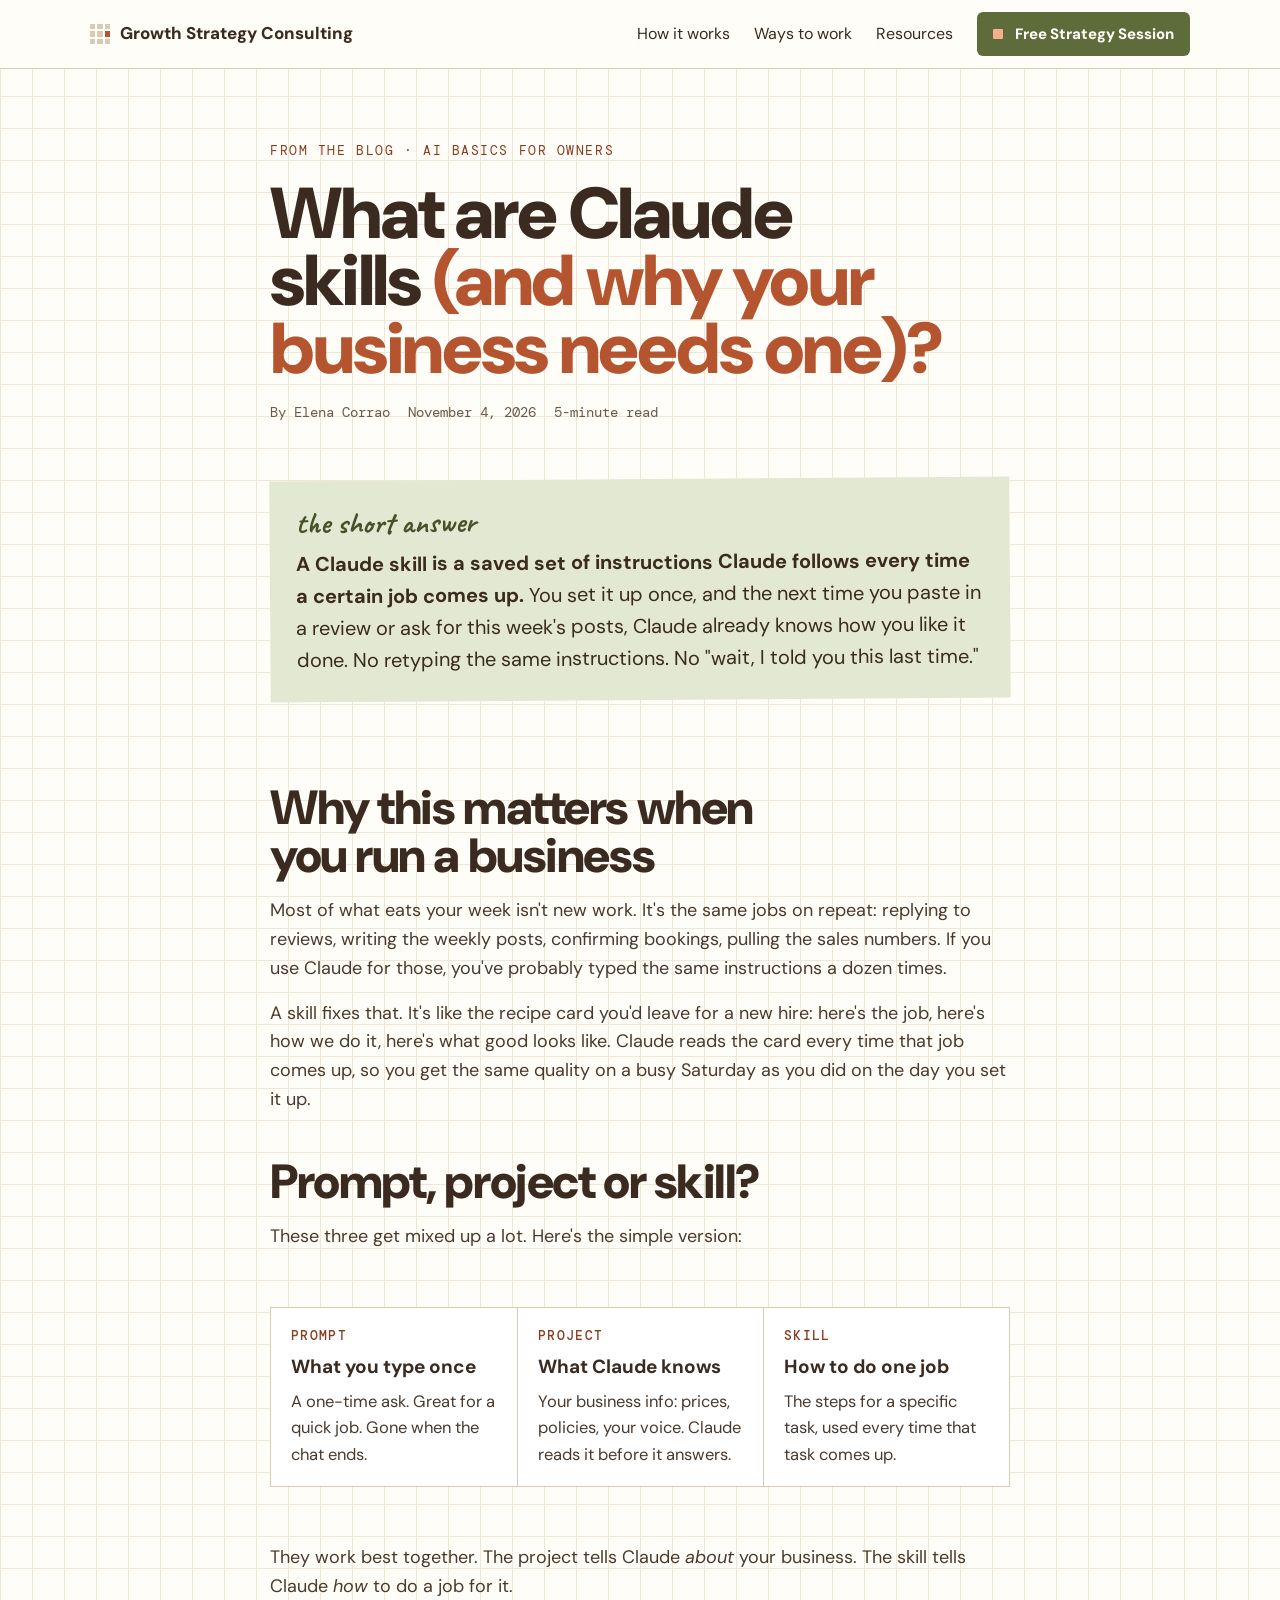
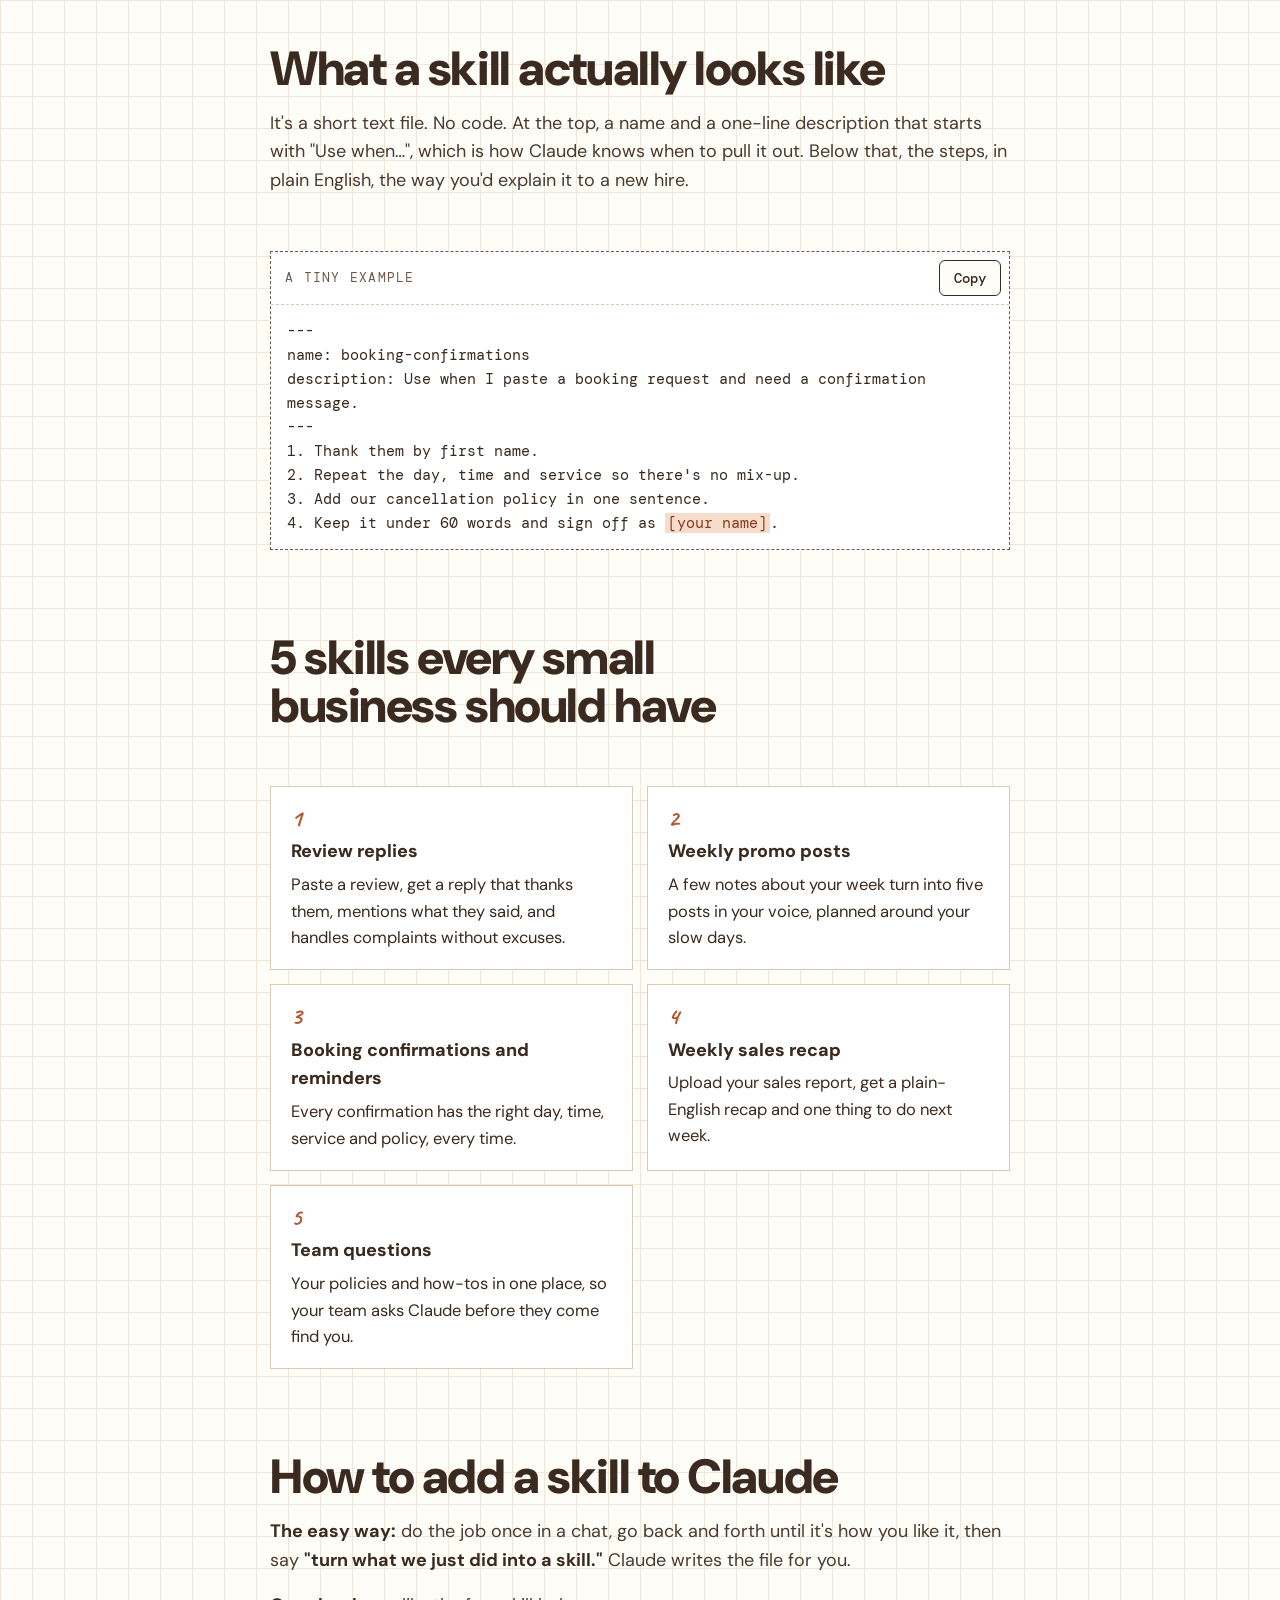
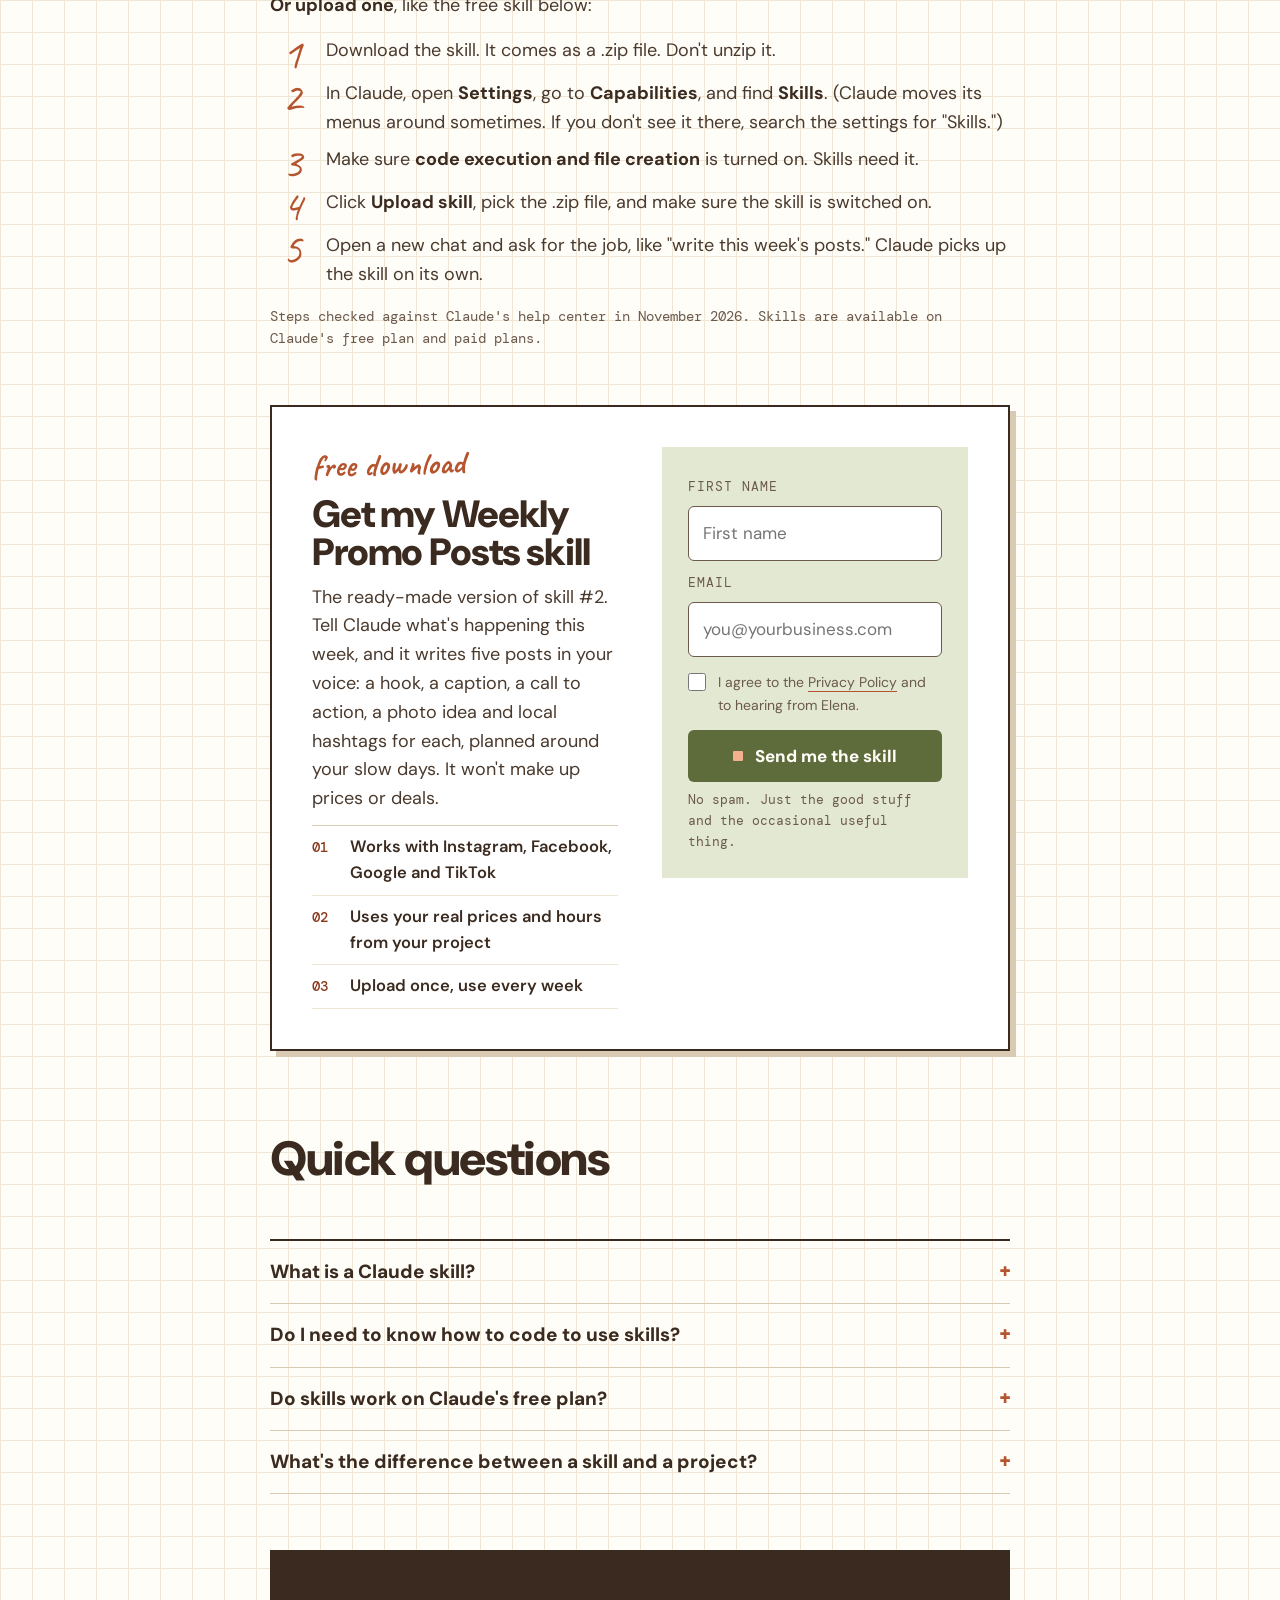
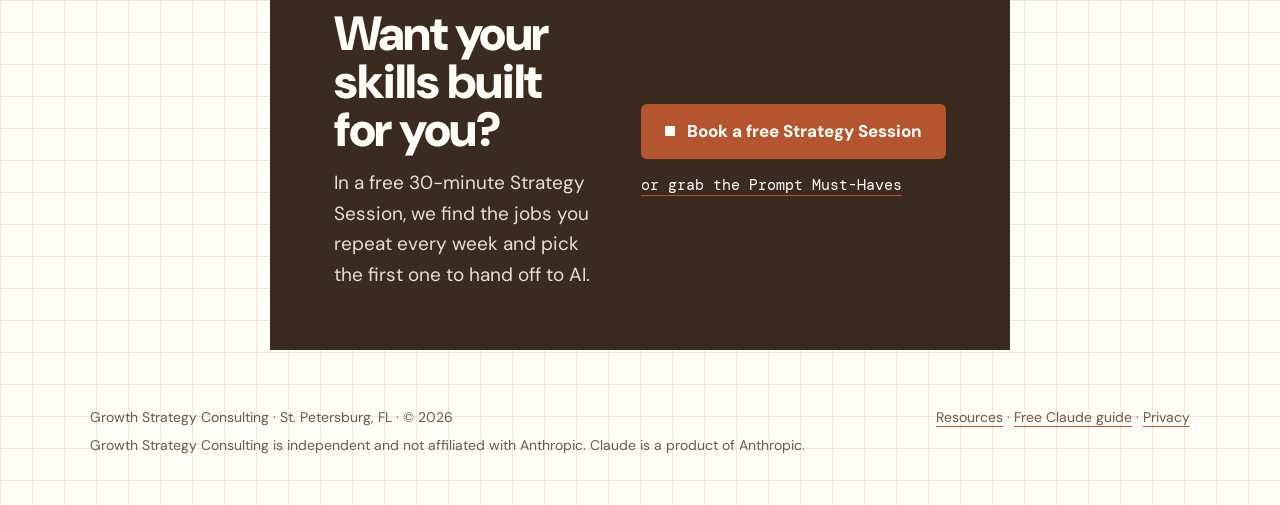
<file: blog/what-are-claude-skills.html>
<!doctype html>
<html lang="en">
<head>
<!-- Google tag (gtag.js) -->
<script async src="https://www.googletagmanager.com/gtag/js?id=G-XZYD2TFHSL"></script>
<script>
  window.dataLayer = window.dataLayer || [];
  function gtag(){dataLayer.push(arguments);}
  gtag('js', new Date());

  gtag('config', 'G-XZYD2TFHSL');
</script>
<meta charset="utf-8">
<meta name="viewport" content="width=device-width, initial-scale=1, viewport-fit=cover">
<title>What are Claude skills (and why your business needs one)? · Growth Strategy Consulting</title>
<meta name="description" content="A plain-English answer for small business owners: what a Claude skill is, how it's different from a prompt or a project, 5 skills every small business should have, and a free one to download.">
<link rel="canonical" href="https://growthstrategyconsulting.org/blog/what-are-claude-skills.html">
<meta property="og:title" content="What are Claude skills (and why your business needs one)? · Growth Strategy Consulting">
<meta property="og:description" content="A plain-English answer for small business owners: what a Claude skill is, how it's different from a prompt or a project, 5 skills every small business should have, and a free one to download.">
<meta property="og:image" content="https://growthstrategyconsulting.org/assets/elena-gsc.jpg">
<meta property="og:url" content="https://growthstrategyconsulting.org/blog/what-are-claude-skills.html">
<meta name="twitter:card" content="summary_large_image">
<link rel="icon" href="data:image/svg+xml,%3Csvg xmlns='http://www.w3.org/2000/svg' viewBox='0 0 30 30'%3E%3Cg fill='%23D9CBB3'%3E%3Crect x='0' y='0' width='9' height='9'/%3E%3Crect x='10.5' y='0' width='9' height='9'/%3E%3Crect x='21' y='0' width='9' height='9'/%3E%3Crect x='0' y='10.5' width='9' height='9'/%3E%3Crect x='10.5' y='10.5' width='9' height='9'/%3E%3Crect x='0' y='21' width='9' height='9'/%3E%3Crect x='10.5' y='21' width='9' height='9'/%3E%3Crect x='21' y='21' width='9' height='9'/%3E%3C/g%3E%3Crect x='21' y='10.5' width='9' height='9' fill='%23B5552F'/%3E%3C/svg%3E">
<link rel="preconnect" href="https://fonts.googleapis.com">
<link rel="preconnect" href="https://fonts.gstatic.com" crossorigin>
<link href="https://fonts.googleapis.com/css2?family=DM+Sans:opsz,wght@9..40,400..900&family=DM+Mono:wght@400;500&family=Caveat:wght@500;700&display=swap" rel="stylesheet">
<style>
/* GSC "marked-up audit" look: graph paper, printed sheets, terracotta handwritten notes. */

:root{
  --paper:#FFFDF8; --grid:#EFE6D6; --sand:#D9CBB3; --ink:#3A2A1F; --ink2:#4A3A2E; --muted:#6B5A4C;
  --terra:#B5552F; --terra-t:#8A3A1C; --peach:#F2B08F; --olive:#5E6B3A; --olive-d:#46512A; --cream:#E9DFCD;
  --n1:#F6DCCB; --n2:#E3E8D2; --n3:#D6E4E6; --white:#FFFFFF;
  --sans:'DM Sans',system-ui,-apple-system,'Segoe UI',sans-serif;
  --mono:'DM Mono',ui-monospace,Menlo,monospace;
  --hand:'Caveat','Bradley Hand','Segoe Print',cursive;
  color-scheme:light;
}
*{box-sizing:border-box}
html{scroll-behavior:smooth;scroll-padding-top:84px}
@media (prefers-reduced-motion:reduce){html{scroll-behavior:auto}}
body{margin:0;font-family:var(--sans);color:var(--ink);font-size:18px;line-height:1.6;-webkit-font-smoothing:antialiased;
  background-color:var(--paper);background-image:linear-gradient(var(--grid) 1px,transparent 1px),linear-gradient(90deg,var(--grid) 1px,transparent 1px);background-size:32px 32px}
a{color:inherit;text-decoration-color:var(--terra);text-underline-offset:4px}
p{margin:0} ul,ol{margin:0;padding-left:1.2em}
img{max-width:100%;display:block}
.wrap{max-width:1080px;margin:0 auto;padding-inline:clamp(16px,5vw,40px)}
.wrap.narrow{max-width:820px}
.eyebrow{font-family:var(--mono);font-size:13px;letter-spacing:.12em;text-transform:uppercase;color:var(--terra-t)}
.hand{font-family:var(--hand);color:var(--terra);font-weight:700;line-height:1.1}
.mono{font-family:var(--mono)}
h1,h2,h3{margin:0;font-weight:900;letter-spacing:-.03em;text-wrap:balance;color:var(--ink)}
h1{font-size:clamp(44px,8vw,86px);line-height:.94}
h1 span.t{color:var(--terra)}
h2{font-size:clamp(30px,4.4vw,48px);line-height:1}
h2 .hand{font-size:1.1em;letter-spacing:0}
h3{font-size:clamp(21px,2.2vw,25px);letter-spacing:-.015em;line-height:1.15}
.lede{font-size:clamp(18px,1.9vw,21px);color:var(--ink2);max-width:60ch}
.fine{font-family:var(--mono);font-size:14px;color:var(--muted)}
.mk{display:inline-grid;grid-template-columns:repeat(3,1fr);gap:2px;width:26px;height:26px;flex:none}
.mk i{background:var(--sand)} .mk i.on{background:var(--terra)}
.mk.s20{width:20px;height:20px}

/* header */
.top{position:sticky;top:0;z-index:10;background:rgba(255,253,248,.95);backdrop-filter:blur(6px);border-bottom:1px solid var(--sand)}
.top .wrap{display:flex;align-items:center;justify-content:space-between;gap:16px;min-height:68px;max-width:1180px}
.logo{display:flex;align-items:center;gap:10px;font-weight:800;font-size:17px;text-decoration:none}
.nav{display:flex;align-items:center;gap:24px;font-size:16px}
.nav a.txt{text-decoration:none}
.nav a.txt:hover,.nav a.txt[aria-current]{text-decoration:underline;text-decoration-color:var(--terra);text-underline-offset:5px}
@media (max-width:820px){.nav a.txt{display:none}}
@media (max-width:420px){.logo span.name{font-size:15px}}

/* buttons */
.cta{display:inline-flex;align-items:center;justify-content:center;gap:12px;min-height:52px;background:var(--olive);color:var(--paper);text-decoration:none;font-weight:800;font-size:17px;padding:14px 24px;border-radius:6px;border:0;font-family:inherit;cursor:pointer;transition:background .2s}
.cta i{width:10px;height:10px;background:var(--peach);border-radius:1px;transition:transform .3s;flex:none}
.cta:hover{background:var(--olive-d)} .cta:hover i{transform:rotate(90deg)}
.cta.terra{background:var(--terra)} .cta.terra i{background:var(--paper)} .cta.terra:hover{background:var(--terra-t)}
.cta.ghost{background:transparent;color:var(--ink);border:2px solid var(--ink)} .cta.ghost i{background:var(--terra)} .cta.ghost:hover{background:var(--cream)}
.cta.sm{white-space:nowrap;min-height:44px;font-size:15px;padding:10px 16px}
.cta[disabled]{opacity:.7;cursor:default}
.alt{font-family:var(--mono);font-size:15px;text-underline-offset:5px;text-decoration-color:var(--terra)}
a:focus-visible,.cta:focus-visible,button:focus-visible{outline:3px solid var(--terra);outline-offset:3px}
.acts{display:flex;flex-wrap:wrap;align-items:center;gap:14px 22px}
@media (prefers-reduced-motion:reduce){.cta i{transition:none}}

main section{padding-block:clamp(44px,7vw,88px)}
.hero{display:flex;flex-direction:column;gap:20px;padding-top:clamp(36px,6vw,72px)!important}
.scrawl{font-family:var(--hand);font-size:clamp(26px,3vw,32px);color:var(--terra);transform:rotate(-2deg);align-self:flex-start}
.sec{display:flex;flex-direction:column;gap:26px}
.sec-head{display:flex;flex-direction:column;gap:10px;padding-bottom:14px;border-bottom:3px solid var(--ink)}
.sec-head p{color:var(--ink2);max-width:62ch}

/* sheet */
.sheet{background:var(--white);border:1px solid var(--sand);box-shadow:0 2px 0 var(--sand);padding:clamp(18px,3.5vw,32px)}
.note{background:var(--n1);padding:14px 18px;font-size:17px;color:var(--ink);display:flex;flex-direction:column;gap:2px}
.note .hand{font-size:26px;color:var(--terra-t)}

/* email gate */
.gatebox{background:var(--white);border:2px solid var(--ink);box-shadow:6px 6px 0 var(--sand);padding:clamp(22px,4vw,40px);display:grid;grid-template-columns:minmax(0,1fr) minmax(0,380px);gap:clamp(22px,4vw,44px);align-items:start}
.gatebox[hidden]{display:none}
.gatebox .gcopy{display:flex;flex-direction:column;gap:12px;min-width:0}
.gatebox .gcopy>.hand{font-size:clamp(26px,3vw,32px);transform:rotate(-1.5deg);align-self:flex-start}
.gatebox .gcopy p{color:var(--ink2)}
.inside{list-style:none;padding:0;display:flex;flex-direction:column;border-top:1px solid var(--sand)}
.inside li{display:grid;grid-template-columns:30px minmax(0,1fr);gap:8px;padding:8px 0;border-bottom:1px solid var(--grid);font-size:16.5px;font-weight:600}
.inside li span{font-family:var(--mono);font-weight:500;font-size:14px;color:var(--terra-t);padding-top:2px}
.gate{display:flex;flex-direction:column;gap:8px;background:var(--n2);padding:clamp(18px,3vw,26px);min-width:0}
.gate[hidden],[hidden]{display:none!important}
.gate label.lbl{font-family:var(--mono);font-size:13px;letter-spacing:.08em;text-transform:uppercase;color:var(--muted);margin-top:4px}
.gate input[type=text],.gate input[type=email]{font:inherit;font-size:17px;padding:13px 14px;border:1px solid var(--muted);border-radius:6px;background:var(--white);color:var(--ink);min-height:50px;width:100%}
.gate input:focus-visible{outline:3px solid var(--terra);outline-offset:1px}
.gate .consent{display:grid;grid-template-columns:20px minmax(0,1fr);gap:10px;font-size:14px;color:var(--muted);align-items:start;margin-top:6px}
.gate .consent input{width:18px;height:18px;margin:2px 0 0;accent-color:var(--olive)}
.gate .cta{width:100%;margin-top:6px}
.gate .hint{font-family:var(--mono);font-size:13px;color:var(--muted)}
.gate .hint.err{color:var(--terra-t)}
.welcome{background:var(--n2);padding:16px 20px;font-size:17px;display:flex;flex-wrap:wrap;gap:4px 12px;align-items:baseline}
.welcome[hidden]{display:none}
.welcome .hand{font-size:28px;color:var(--olive-d)}
@media (max-width:760px){.gatebox{grid-template-columns:1fr}}

/* copyable prompt */
.prompts{display:grid;grid-template-columns:repeat(2,minmax(0,1fr));gap:14px}
@media (max-width:760px){.prompts{grid-template-columns:1fr}}
.prompt{border:1.5px dashed var(--muted);background:var(--white);display:flex;flex-direction:column;min-width:0}
.prompt .bar{display:flex;align-items:center;justify-content:space-between;gap:10px;padding:8px 8px 8px 14px;border-bottom:1px dashed var(--sand)}
.prompt .bar span{font-family:var(--mono);font-size:12.5px;letter-spacing:.1em;text-transform:uppercase;color:var(--muted)}
.copy{font:inherit;font-family:var(--mono);font-size:14px;font-weight:500;min-height:36px;padding:0 14px;border:1px solid var(--ink);border-radius:6px;background:var(--paper);color:var(--ink);cursor:pointer;flex:none}
.copy:hover{background:var(--cream)}
.copy.done{background:var(--olive);border-color:var(--olive);color:var(--paper)}
.prompt pre{margin:0;padding:14px 16px;font-family:var(--mono);font-size:15px;line-height:1.6;white-space:pre-wrap;word-wrap:break-word;color:var(--ink)}
.prompt pre em,em.blank{font-style:normal;background:var(--n1);color:var(--terra-t);padding:0 3px}

/* close band */
.close{background:var(--ink);color:var(--paper);padding:clamp(30px,6vw,60px) clamp(22px,6vw,64px);display:grid;grid-template-columns:minmax(0,1fr) auto;gap:28px 44px;align-items:center}
.close h2{color:var(--paper)}
.close p{color:var(--cream);font-size:19px;max-width:56ch}
.close .side{display:flex;flex-direction:column;gap:14px;align-items:flex-start}
.close .alt{color:var(--paper)}
@media (max-width:860px){.close{grid-template-columns:1fr}}

footer{padding-block:32px 48px;font-size:14px;color:var(--muted)}
footer .wrap{display:flex;flex-wrap:wrap;justify-content:space-between;gap:12px;max-width:1180px}
.dock{position:fixed;left:0;right:0;bottom:0;z-index:20;padding:12px 16px calc(12px + env(safe-area-inset-bottom,0px));background:rgba(255,253,248,.97);border-top:1px solid var(--sand);display:none}
.dock .cta{width:100%}
@media (max-width:760px){.dock{display:block}footer{padding-bottom:120px}}

article{display:flex;flex-direction:column;gap:clamp(36px,5vw,56px);padding-block:clamp(36px,6vw,72px) 24px}
.byline{display:flex;flex-wrap:wrap;gap:8px 18px;font-family:var(--mono);font-size:14px;color:var(--muted)}
.answer{background:var(--n2);padding:clamp(18px,3vw,26px);transform:rotate(-.4deg);display:flex;flex-direction:column;gap:8px;font-size:clamp(18px,1.9vw,20px)}
.answer .hand{font-size:30px;color:var(--olive-d)}
.body{display:flex;flex-direction:column;gap:16px;color:var(--ink2);max-width:66ch}
.body strong{color:var(--ink)}
.body h2{margin-top:clamp(16px,3vw,28px)}
.body ol,.body ul{display:flex;flex-direction:column;gap:8px}
.trio{display:grid;grid-template-columns:repeat(3,minmax(0,1fr));gap:0;border:1px solid var(--sand);background:var(--white)}
.trio div{padding:18px 20px;display:flex;flex-direction:column;gap:6px;font-size:16.5px;color:var(--ink2)}
.trio div+div{border-left:1px solid var(--sand)}
.trio b{font-family:var(--mono);font-weight:500;font-size:13px;letter-spacing:.1em;text-transform:uppercase;color:var(--terra-t)}
.trio strong{color:var(--ink);font-size:19px}
@media (max-width:680px){.trio{grid-template-columns:1fr}.trio div+div{border-left:0;border-top:1px solid var(--sand)}}
.five{list-style:none;padding:0;display:grid;grid-template-columns:repeat(2,minmax(0,1fr));gap:14px;max-width:none}
.five li{background:var(--white);border:1px solid var(--sand);padding:18px 20px;display:flex;flex-direction:column;gap:6px}
.five li b{font-weight:800;color:var(--ink)}
.five li span{font-size:16.5px}
.five li .hand{font-size:24px}
@media (max-width:680px){.five{grid-template-columns:1fr}}
.steps{counter-reset:s;list-style:none;padding:0;display:flex;flex-direction:column;gap:12px}
.steps li{display:grid;grid-template-columns:44px minmax(0,1fr);gap:12px;align-items:start}
.steps li::before{counter-increment:s;content:counter(s);font-family:var(--hand);font-size:44px;line-height:.8;color:var(--terra);text-align:center}
.dl{display:flex;flex-direction:column;gap:12px;align-items:flex-start}
.dl[hidden]{display:none}
article .gatebox{grid-template-columns:repeat(2,minmax(0,1fr))}
article .gatebox h2{font-size:clamp(28px,3.4vw,38px)}
@media (max-width:760px){article .gatebox{grid-template-columns:1fr}}
.faq{display:flex;flex-direction:column;border-top:2px solid var(--ink)}
.faq details{border-bottom:1px solid var(--sand);padding:4px 0}
.faq summary{cursor:pointer;font-weight:800;font-size:19px;padding:12px 0;list-style:none;display:flex;justify-content:space-between;gap:16px}
.faq summary::-webkit-details-marker{display:none}
.faq summary::after{content:"+";font-family:var(--mono);color:var(--terra)}
.faq details[open] summary::after{content:"–"}
.faq details p{padding:0 0 14px;color:var(--ink2);max-width:64ch}

</style>
<script type="application/ld+json">
{
 "@context": "https://schema.org",
 "@graph": [
  {
   "@type": "BlogPosting",
   "headline": "What are Claude skills (and why your business needs one)?",
   "description": "A plain-English answer for small business owners: what a Claude skill is, how it's different from a prompt or a project, 5 skills every small business should have, and a free one to download.",
   "datePublished": "2026-11-04",
   "dateModified": "2026-11-04",
   "author": {
    "@type": "Person",
    "name": "Elena Corrao",
    "url": "https://growthstrategyconsulting.org/"
   },
   "publisher": {
    "@type": "Organization",
    "name": "Growth Strategy Consulting",
    "url": "https://growthstrategyconsulting.org/"
   },
   "mainEntityOfPage": "https://growthstrategyconsulting.org/blog/what-are-claude-skills.html",
   "image": "https://growthstrategyconsulting.org/assets/elena-gsc.jpg"
  },
  {
   "@type": "FAQPage",
   "mainEntity": [
    {
     "@type": "Question",
     "name": "What is a Claude skill?",
     "acceptedAnswer": {
      "@type": "Answer",
      "text": "A Claude skill is a saved set of instructions Claude follows every time a certain job comes up, like replying to reviews or writing your weekly posts. You set it up once, and Claude uses it automatically when that job shows up."
     }
    },
    {
     "@type": "Question",
     "name": "Do I need to know how to code to use skills?",
     "acceptedAnswer": {
      "@type": "Answer",
      "text": "No. A skill is a short text file written in plain English. You can also do a job once in a chat and ask Claude to turn it into a skill for you."
     }
    },
    {
     "@type": "Question",
     "name": "Do skills work on Claude's free plan?",
     "acceptedAnswer": {
      "@type": "Answer",
      "text": "Yes. As of November 2026, skills are available on Claude's free plan as well as the paid plans. Paid plans give you more room to use them."
     }
    },
    {
     "@type": "Question",
     "name": "What's the difference between a skill and a project?",
     "acceptedAnswer": {
      "@type": "Answer",
      "text": "A project holds what Claude knows about your business: your prices, policies and voice. A skill holds how to do one specific job, step by step. They work best together."
     }
    }
   ]
  }
 ]
}
</script>
</head>
<body>
<header class="top">
  <div class="wrap">
    <a class="logo" href="../"><span class="mk s20" aria-hidden="true"><i></i><i></i><i></i><i></i><i></i><i class="on"></i><i></i><i></i><i></i></span><span class="name">Growth Strategy Consulting</span></a>
    <nav class="nav" aria-label="Main">
      <a class="txt" href="../#how">How it works</a>
      <a class="txt" href="../#work">Ways to work</a>
      <a class="txt" href="../resources.html">Resources</a>
      <a class="cta sm" href="https://calendly.com/corraoconsulting/30min" target="_blank" rel="noopener"><i aria-hidden="true"></i>Free Strategy Session</a>
    </nav>
  </div>
</header>

<main>
  <div class="wrap narrow">
  <article>
    <header style="display:flex;flex-direction:column;gap:18px">
      <div class="eyebrow">From the blog · AI basics for owners</div>
      <h1 style="font-size:clamp(40px,6.6vw,72px)">What are Claude skills <span class="t">(and why your business needs one)?</span></h1>
      <div class="byline"><span>By Elena Corrao</span><span>November 4, 2026</span><span>5-minute read</span></div>
    </header>

    <div class="answer">
      <span class="hand">the short answer</span>
      <p><strong>A Claude skill is a saved set of instructions Claude follows every time a certain job comes up.</strong> You set it up once, and the next time you paste in a review or ask for this week's posts, Claude already knows how you like it done. No retyping the same instructions. No "wait, I told you this last time."</p>
    </div>

    <div class="body">
      <h2>Why this matters when you run a business</h2>
      <p>Most of what eats your week isn't new work. It's the same jobs on repeat: replying to reviews, writing the weekly posts, confirming bookings, pulling the sales numbers. If you use Claude for those, you've probably typed the same instructions a dozen times.</p>
      <p>A skill fixes that. It's like the recipe card you'd leave for a new hire: here's the job, here's how we do it, here's what good looks like. Claude reads the card every time that job comes up, so you get the same quality on a busy Saturday as you did on the day you set it up.</p>

      <h2>Prompt, project or skill?</h2>
      <p>These three get mixed up a lot. Here's the simple version:</p>
    </div>
    <div class="trio">
      <div><b>Prompt</b><strong>What you type once</strong>A one-time ask. Great for a quick job. Gone when the chat ends.</div>
      <div><b>Project</b><strong>What Claude knows</strong>Your business info: prices, policies, your voice. Claude reads it before it answers.</div>
      <div><b>Skill</b><strong>How to do one job</strong>The steps for a specific task, used every time that task comes up.</div>
    </div>
    <div class="body">
      <p>They work best together. The project tells Claude <em>about</em> your business. The skill tells Claude <em>how</em> to do a job for it.</p>

      <h2>What a skill actually looks like</h2>
      <p>It's a short text file. No code. At the top, a name and a one-line description that starts with "Use when…", which is how Claude knows when to pull it out. Below that, the steps, in plain English, the way you'd explain it to a new hire.</p>
    </div>
    <div class="prompt"><div class="bar"><span>A tiny example</span><button class="copy" type="button">Copy</button></div>
<pre>---
name: booking-confirmations
description: Use when I paste a booking request and need a confirmation message.
---
1. Thank them by first name.
2. Repeat the day, time and service so there's no mix-up.
3. Add our cancellation policy in one sentence.
4. Keep it under 60 words and sign off as <em>[your name]</em>.</pre></div>

    <div class="body">
      <h2>5 skills every small business should have</h2>
    </div>
    <ul class="five">
      <li><span class="hand">1</span><b>Review replies</b><span>Paste a review, get a reply that thanks them, mentions what they said, and handles complaints without excuses.</span></li>
      <li><span class="hand">2</span><b>Weekly promo posts</b><span>A few notes about your week turn into five posts in your voice, planned around your slow days.</span></li>
      <li><span class="hand">3</span><b>Booking confirmations and reminders</b><span>Every confirmation has the right day, time, service and policy, every time.</span></li>
      <li><span class="hand">4</span><b>Weekly sales recap</b><span>Upload your sales report, get a plain-English recap and one thing to do next week.</span></li>
      <li><span class="hand">5</span><b>Team questions</b><span>Your policies and how-tos in one place, so your team asks Claude before they come find you.</span></li>
    </ul>

    <div class="body">
      <h2>How to add a skill to Claude</h2>
      <p><strong>The easy way:</strong> do the job once in a chat, go back and forth until it's how you like it, then say <strong>"turn what we just did into a skill."</strong> Claude writes the file for you.</p>
      <p><strong>Or upload one</strong>, like the free skill below:</p>
      <ol class="steps">
        <li><span>Download the skill. It comes as a .zip file. Don't unzip it.</span></li>
        <li><span>In Claude, open <strong>Settings</strong>, go to <strong>Capabilities</strong>, and find <strong>Skills</strong>. (Claude moves its menus around sometimes. If you don't see it there, search the settings for "Skills.")</span></li>
        <li><span>Make sure <strong>code execution and file creation</strong> is turned on. Skills need it.</span></li>
        <li><span>Click <strong>Upload skill</strong>, pick the .zip file, and make sure the skill is switched on.</span></li>
        <li><span>Open a new chat and ask for the job, like "write this week's posts." Claude picks up the skill on its own.</span></li>
      </ol>
      <p class="fine">Steps checked against Claude's help center in November 2026. Skills are available on Claude's free plan and paid plans.</p>
    </div>

    <section class="gatebox" id="skill" aria-labelledby="skill-h" style="padding-block:clamp(22px,4vw,40px)">
      <div class="gcopy">
        <span class="hand">free download</span>
        <h2 id="skill-h">Get my Weekly Promo Posts skill</h2>
        <p>The ready-made version of skill #2. Tell Claude what's happening this week, and it writes five posts in your voice: a hook, a caption, a call to action, a photo idea and local hashtags for each, planned around your slow days. It won't make up prices or deals.</p>
        <ul class="inside">
          <li><span>01</span>Works with Instagram, Facebook, Google and TikTok</li>
          <li><span>02</span>Uses your real prices and hours from your project</li>
          <li><span>03</span>Upload once, use every week</li>
        </ul>
      </div>
      <div>
        <form class="gate" id="sform" novalidate>
      <label class="lbl" for="sname">First name</label>
      <input type="text" id="sname" placeholder="First name" autocomplete="given-name">
      <label class="lbl" for="semail">Email</label>
      <input type="email" id="semail" placeholder="you@yourbusiness.com" autocomplete="email" required>
      <label class="consent" for="sconsent"><input type="checkbox" id="sconsent"><span>I agree to the <a href="../privacy.html" target="_blank" rel="noopener">Privacy Policy</a> and to hearing from Elena.</span></label>
      <button class="cta" type="submit" id="sbtn"><i aria-hidden="true"></i><span>Send me the skill</span></button>
      <p class="hint" id="shint">No spam. Just the good stuff and the occasional useful thing.</p>
    </form>
        <div class="dl sheet" id="dl" hidden>
          <span class="hand" style="font-size:30px;color:var(--olive-d)" id="dlhi">here you go.</span>
          <p>Your skill is ready. Download it, then follow the upload steps above.</p>
          <a class="cta" href="../assets/downloads/weekly-promo-posts.zip" download><i aria-hidden="true"></i>Download the skill (.zip)</a>
          <a class="alt" href="../resources.html">See all free resources</a>
        </div>
      </div>
    </section>

    <div class="body">
      <h2>Quick questions</h2>
    </div>
    <div class="faq">
<details><summary>What is a Claude skill?</summary><p>A Claude skill is a saved set of instructions Claude follows every time a certain job comes up, like replying to reviews or writing your weekly posts. You set it up once, and Claude uses it automatically when that job shows up.</p></details>
<details><summary>Do I need to know how to code to use skills?</summary><p>No. A skill is a short text file written in plain English. You can also do a job once in a chat and ask Claude to turn it into a skill for you.</p></details>
<details><summary>Do skills work on Claude's free plan?</summary><p>Yes. As of November 2026, skills are available on Claude's free plan as well as the paid plans. Paid plans give you more room to use them.</p></details>
<details><summary>What's the difference between a skill and a project?</summary><p>A project holds what Claude knows about your business: your prices, policies and voice. A skill holds how to do one specific job, step by step. They work best together.</p></details>
    </div>

    <div class="close">
      <div style="display:flex;flex-direction:column;gap:14px;min-width:0">
        <h2>Want your skills built for you?</h2>
        <p>In a free 30-minute Strategy Session, we find the jobs you repeat every week and pick the first one to hand off to AI.</p>
      </div>
      <div class="side">
        <a class="cta terra" href="https://calendly.com/corraoconsulting/30min" target="_blank" rel="noopener"><i aria-hidden="true"></i>Book a free Strategy Session</a>
        <a class="alt" href="../prompt-must-haves.html">or grab the Prompt Must-Haves</a>
      </div>
    </div>
  </article>
  </div>
</main>

<footer>
  <div class="wrap">
    <span>Growth Strategy Consulting · St. Petersburg, FL · © 2026</span>
    <span><a href="../resources.html">Resources</a> · <a href="../put-claude-to-work.html">Free Claude guide</a> · <a href="../privacy.html">Privacy</a></span>
  </div>
  <div class="wrap" style="margin-top:6px"><span>Growth Strategy Consulting is independent and not affiliated with Anthropic. Claude is a product of Anthropic.</span></div>
</footer>

<div class="dock"><a class="cta" href="https://calendly.com/corraoconsulting/30min" target="_blank" rel="noopener"><i aria-hidden="true"></i>Book a free Strategy Session</a></div>

<script>

var GSC=(function(){
  var ACCOUNT='2518337';
  var KEYS=['gsc-unlocked','gsc-claude-guide-unlocked'];
  function esc(s){return String(s).replace(/[&<>"']/g,function(c){return {'&':'&amp;','<':'&lt;','>':'&gt;','"':'&quot;',"'":'&#39;'}[c]})}
  function known(){for(var i=0;i<KEYS.length;i++){try{var v=JSON.parse(localStorage.getItem(KEYS[i])||'null');if(v&&v.email)return v}catch(e){}}return null}
  function remember(o){KEYS.forEach(function(k){try{localStorage.setItem(k,JSON.stringify(o))}catch(e){}})}
  function send(form,fields,done){
    var finished=false; function fin(){if(finished)return;finished=true;done()}
    var fd=new FormData(); Object.keys(fields).forEach(function(k){if(fields[k])fd.append('fields['+k+']',fields[k])});
    fd.append('ml-submit','1'); fd.append('anticsrf','true');
    // MailerLite's reply can't be read from another site, so carry on either way and never leave anyone stuck.
    setTimeout(fin,4000);
    try{fetch('https://assets.mailerlite.com/jsonp/'+ACCOUNT+'/forms/'+form+'/subscribe',{method:'POST',body:fd}).then(fin,fin)}catch(e){fin()}
  }
  // Wire up a name/email/consent form. getResource() says what they asked for; onDone(name,email) runs after.
  function wire(prefix,mlForm,getResource,busyText,onDone,opts){
    opts=opts||{};
    var f=document.getElementById(prefix+'form'); if(!f) return;
    var k=known(); if(k){var e=document.getElementById(prefix+'email'),n=document.getElementById(prefix+'name');if(e&&!e.value)e.value=k.email;if(n&&!n.value&&k.name)n.value=k.name}
    f.addEventListener('submit',function(ev){
      ev.preventDefault();
      var name=document.getElementById(prefix+'name').value.trim(), email=document.getElementById(prefix+'email').value.trim();
      var ok=document.getElementById(prefix+'consent').checked, hint=document.getElementById(prefix+'hint'), btn=document.getElementById(prefix+'btn'), lbl=btn.querySelector('span');
      hint.classList.remove('err');
      if(!email||!/^[^\s@]+@[^\s@]+\.[^\s@]+$/.test(email)){hint.textContent='Enter your email to get it.';hint.classList.add('err');return}
      if(!ok){hint.textContent='Please tick the box so I’m allowed to email you.';hint.classList.add('err');return}
      btn.disabled=true; lbl.textContent=busyText||'One sec…';
      send(mlForm,{email:email,name:name,resource:getResource()},function(){
        if(!opts.noRemember) remember({name:name,email:email});
        onDone(name,email);
      });
    });
  }
  function copyButtons(){
    document.addEventListener('click',function(e){
      var b=e.target.closest('.copy');if(!b)return;
      var pre=b.closest('.prompt').querySelector('pre');var text=pre.innerText;
      function ok(){b.textContent='Copied';b.classList.add('done');setTimeout(function(){b.textContent='Copy';b.classList.remove('done')},1600)}
      function fallback(){var r=document.createRange();r.selectNodeContents(pre);var s=window.getSelection();s.removeAllRanges();s.addRange(r);b.textContent='Selected, press Ctrl/Cmd+C'}
      try{if(navigator.clipboard&&navigator.clipboard.writeText){navigator.clipboard.writeText(text).then(ok,fallback)}else{fallback()}}catch(err){fallback()}
    });
  }
  function smooth(){return matchMedia('(prefers-reduced-motion: reduce)').matches?'auto':'smooth'}
  return {esc:esc,known:known,remember:remember,wire:wire,copyButtons:copyButtons,smooth:smooth};
})();

(function(){
  var f=document.getElementById('sform'), dl=document.getElementById('dl');
  function show(name){f.hidden=true; dl.hidden=false; if(name) document.getElementById('dlhi').textContent='here you go, '+name+'.'}
  var k=GSC.known(); if(k) show(k.name||'');
  GSC.wire('s','203226760597211121',function(){return 'Weekly Promo Posts skill'},'Sending…',function(name){show(name); dl.scrollIntoView({behavior:GSC.smooth(),block:'nearest'})});
  GSC.copyButtons();
})();
</script>
</body>
</html>
</file>
<file: assets/styles.css>
:root {
  /* ===== Warm Clarity palette ===== */
  --paper:    #FBF8F1;   /* primary background */
  --paper-2:  #F4EEE3;   /* alternating / tint band */
  --sand:     #E9E0CE;   /* structural band */
  --sand-2:   #D8CDB8;   /* deeper sand */
  --ink:      #2A2521;   /* warm near-black: dark sections + headlines */
  --terra:    #BF6E3F;   /* terracotta — CTA + stat numbers ONLY, used sparingly */
  --terra-2:  #C9835A;   /* lighter terracotta (hover) */
  --sage:     #6F8A74;   /* sage green — labels, accents, growth */
  --sage-2:   #58705E;   /* deeper sage */
  --text:     #4A443D;   /* warm body text */
  --muted:    #9C8F7D;   /* warm muted */
  --line:     #E3D9C7;   /* hairline borders on paper */
  --line-dk:  rgba(251,248,241,.14); /* hairline on ink */
  --max:      1140px;
}

* { box-sizing: border-box; }
html { scroll-behavior: smooth; }
body {
  margin: 0;
  font-family: "Hanken Grotesk", system-ui, sans-serif;
  color: var(--text);
  background: var(--paper);
  line-height: 1.65;
  -webkit-font-smoothing: antialiased;
}
h1, h2, h3, h4 {
  font-family: "Fraunces", Georgia, serif;
  font-weight: 500;
  line-height: 1.08;
  margin: 0;
  color: var(--ink);
  letter-spacing: -0.01em;
}
p { margin: 0 0 1rem; }
a { color: inherit; text-decoration: none; }
img { max-width: 100%; display: block; }
.wrap { max-width: var(--max); margin: 0 auto; padding: 0 24px; }
.edge-left { padding-left: max(24px, calc((100vw - var(--max))/2 + 24px)); }

/* ===== Shared bits ===== */
.eyebrow {
  font-family: "Hanken Grotesk", sans-serif;
  font-size: 12px; letter-spacing: .18em; text-transform: uppercase;
  font-weight: 600; color: var(--sage); margin-bottom: 16px;
}
.section { padding: 84px 0; }
.section--tint { background: var(--paper-2); }
.section--center { text-align: center; }

/* ---------- Buttons ---------- */
.btn {
  display: inline-flex; align-items: center; gap: 9px;
  padding: 14px 26px; font-family: "Hanken Grotesk", sans-serif;
  font-size: 14px; font-weight: 600; letter-spacing: .01em;
  border-radius: 2px; border: 1.5px solid transparent; cursor: pointer;
  transition: background .15s ease, color .15s ease, transform .15s ease;
}
.btn:hover { transform: translateY(-1px); }
.btn--primary { background: var(--terra); color: var(--paper); }
.btn--primary:hover { background: var(--terra-2); }
.btn--ghost { background: transparent; color: var(--ink); border-color: var(--ink); }
.btn--ghost:hover { background: var(--ink); color: var(--paper); }
.btn--ghost-light { background: transparent; color: var(--paper); border-color: rgba(251,248,241,.5); }
.btn--ghost-light:hover { background: var(--paper); color: var(--ink); }
.btn--text { background: none; padding: 14px 2px; color: var(--sage-2); font-weight: 600; }
.btn--text:hover { color: var(--terra); }

/* ---------- Header ---------- */
header { background: var(--paper); position: sticky; top: 0; z-index: 20; border-bottom: 1px solid var(--line); }
.nav { display: flex; align-items: center; justify-content: space-between; padding: 20px 0; }
.logo { font-family: "Fraunces", serif; line-height: 1; }
.logo b { display: block; font-size: 24px; font-weight: 600; letter-spacing: .005em; color: var(--ink); }
.logo span { display: block; font-family: "Hanken Grotesk", sans-serif; font-size: 10px; font-weight: 600; letter-spacing: .26em; color: var(--sage); margin-top: 5px; }
.nav-links { display: flex; gap: 32px; list-style: none; margin: 0; padding: 0; font-size: 13px; font-weight: 500; letter-spacing: .04em; }
.nav-links a { color: var(--text); padding-bottom: 4px; border-bottom: 2px solid transparent; }
.nav-links a.active, .nav-links a:hover { border-bottom-color: var(--terra); color: var(--ink); }

/* ---------- Hero ---------- */
.hero { display: grid; grid-template-columns: 1fr 1fr; align-items: stretch; background: var(--paper); border-bottom: 1px solid var(--line); }
.hero-text { padding: 76px 56px 76px max(24px, calc((100vw - var(--max))/2 + 24px)); align-self: center; }
.hero-text h1 { font-size: clamp(32px, 3.7vw, 46px); margin-bottom: 20px; line-height: 1.1; }
.hero-text h1 em { font-style: italic; color: var(--terra); }
.hero-text p { font-size: 17px; color: var(--text); max-width: 460px; }
.hero-text .lead { font-size: 19px; color: var(--ink); max-width: 470px; }
.hero-cta { display: flex; align-items: center; gap: 16px; margin-top: 28px; flex-wrap: wrap; }
/* Photo panel */
.hero-img { min-height: 480px; background: var(--sand) center/cover no-repeat; border-left: 1px solid var(--line); }

/* Framework / before-after card (the "system made visible") */
.framework { width: 100%; max-width: 360px; }
.framework .fw-label { font-size: 11px; letter-spacing: .16em; text-transform: uppercase; color: var(--sage); font-weight: 600; margin-bottom: 14px; }
.fw-flow { display: grid; gap: 0; }
.fw-step { display: grid; grid-template-columns: 34px 1fr; gap: 16px; padding: 16px 0; border-bottom: 1px solid var(--line); align-items: start; }
.fw-step:last-child { border-bottom: none; }
.fw-step .n { font-family: "Fraunces", serif; font-size: 18px; color: var(--terra); line-height: 1.4; }
.fw-step b { display: block; font-family: "Hanken Grotesk", sans-serif; font-size: 15px; color: var(--ink); }
.fw-step span { font-size: 13px; color: var(--muted); }

.beforeafter { background: var(--paper); border: 1px solid var(--line); border-radius: 4px; padding: 28px 30px; box-shadow: 0 20px 50px rgba(42,37,33,.06); width: 100%; max-width: 360px; }
.beforeafter .ba-row { display: flex; align-items: baseline; justify-content: space-between; gap: 16px; padding: 14px 0; border-bottom: 1px solid var(--line); }
.beforeafter .ba-row:last-child { border-bottom: none; }
.beforeafter .ba-k { font-size: 13px; color: var(--muted); }
.beforeafter .ba-before { font-family: "Fraunces", serif; font-size: 20px; color: var(--muted); text-decoration: line-through; }
.beforeafter .ba-after { font-family: "Fraunces", serif; font-size: 22px; color: var(--terra); }
.beforeafter .ba-cap { font-size: 12px; color: var(--muted); margin: 16px 0 0; text-align: center; letter-spacing: .04em; }

/* ---------- Numbered fix cards ---------- */
.fixgrid { display: grid; grid-template-columns: repeat(4, 1fr); gap: 20px; }
.fix { background: #fff; border: 1px solid var(--line); border-radius: 6px; padding: 30px 26px; }
.fix .n { font-family: "Fraunces", serif; font-style: italic; font-size: 26px; color: var(--terra); line-height: 1; }
.fix h3 { font-size: 20px; margin: 14px 0 8px; }
.fix p { font-size: 14.5px; color: var(--text); margin: 0; line-height: 1.55; }

/* ---------- Dark section (ink) ---------- */
.dark { background: var(--ink); color: #ECE6DC; }
.dark .eyebrow { color: var(--terra-2); }
.dark h2 { color: var(--paper); }
.dark-grid { display: grid; grid-template-columns: 1fr 1fr; gap: 56px; align-items: center; }
.dark-text { padding: 88px 56px 88px max(24px, calc((100vw - var(--max))/2 + 24px)); }
.dark-text h2 { font-size: clamp(32px, 4vw, 46px); margin-bottom: 20px; }
.dark-text p { color: #C8C0B4; max-width: 440px; }
.dark-media { padding: 56px 56px 56px 0; }
.focus-card { background: var(--paper); color: var(--text); padding: 32px 30px; border-radius: 4px; box-shadow: 0 24px 60px rgba(0,0,0,.30); max-width: 340px; }
.focus-card h3 { font-size: 21px; margin-bottom: 18px; }
.focus-card ul { list-style: none; margin: 0; padding: 0; }
.focus-card li { display: flex; align-items: center; gap: 12px; padding: 8px 0; font-size: 15px; border-bottom: 1px solid var(--line); }
.focus-card li:last-child { border-bottom: none; }
.focus-card li svg { width: 17px; height: 17px; color: var(--sage); flex: none; }

/* ---------- Founder / stats ---------- */
.founder { background: var(--paper-2); padding: 90px 0; }
.founder-grid { display: grid; grid-template-columns: 0.8fr 1.2fr; gap: 56px; align-items: center; }
.founder-photo img { width: 100%; max-width: 400px; aspect-ratio: 4/5; object-fit: cover; border-radius: 4px; margin: 0 auto; background: var(--sand); }
.founder-text h2 { font-size: clamp(30px, 4vw, 44px); margin: 4px 0 20px; }
.founder-text p { color: var(--text); max-width: 560px; }
.signature { margin-top: 24px; font-family: "Fraunces", serif; font-style: italic; font-size: 22px; color: var(--sage-2); }

.statstrip { display: grid; grid-template-columns: repeat(4, 1fr); border: 1px solid var(--line); border-radius: 4px; margin-top: 30px; background: var(--paper); }
.statstrip .s { padding: 22px 24px; border-right: 1px solid var(--line); }
.statstrip .s:last-child { border-right: none; }
.statstrip .s b { font-family: "Fraunces", serif; font-size: 34px; color: var(--terra); display: block; line-height: 1; }
.statstrip .s span { font-size: 12.5px; letter-spacing: .03em; color: var(--muted); display: block; margin-top: 8px; }

/* ---------- Pull-quote / testimonial ---------- */
.quote { background: var(--paper); padding: 80px 0; }
.quote-inner { max-width: 860px; margin: 0 auto; text-align: center; }
.quote blockquote { margin: 0; font-family: "Fraunces", serif; font-style: italic; font-weight: 400; font-size: clamp(22px, 2.8vw, 30px); line-height: 1.4; color: var(--ink); }
.quote .who { display: inline-flex; align-items: center; gap: 14px; margin-top: 28px; }
.quote .who img { width: 56px; height: 56px; border-radius: 50%; object-fit: cover; background: var(--sand); }
.quote .who b { display: block; font-family: "Hanken Grotesk", sans-serif; font-size: 14px; letter-spacing: .04em; color: var(--ink); text-align: left; }
.quote .who span { font-size: 13px; color: var(--muted); }

/* ---------- CTA band ---------- */
.cta-band { background: var(--ink); color: var(--paper); padding: 56px 0; }
.cta-inner { display: flex; align-items: center; justify-content: space-between; gap: 28px; flex-wrap: wrap; }
.cta-inner h2 { font-size: clamp(28px, 3.4vw, 40px); color: var(--paper); }
.cta-inner p { margin: 8px 0 0; color: #C8C0B4; }

/* ---------- Trust band ---------- */
.trust-band { background: var(--paper); padding: 44px 0; border-top: 1px solid var(--line); }
.trust { display: grid; grid-template-columns: repeat(4, 1fr); gap: 28px; }
.trust .item { display: flex; align-items: center; gap: 14px; }
.trust .item svg { width: 30px; height: 30px; color: var(--sage); flex: none; }
.trust .item b { font-size: 14.5px; font-weight: 600; color: var(--ink); }

/* ---------- Footer ---------- */
.site-footer { background: var(--ink); color: #D8D0C4; }
.footer-main { display: grid; grid-template-columns: 1.5fr 1fr 1fr; gap: 40px; padding: 66px 0 40px; }
.footer-brand .logo b { color: var(--paper); }
.footer-brand .logo span { color: var(--terra-2); }
.footer-brand p { color: #B5AC9F; max-width: 330px; margin-top: 16px; font-size: 14px; }
.footer-col h4 { font-family: "Hanken Grotesk", sans-serif; font-size: 12px; letter-spacing: .16em; text-transform: uppercase; color: var(--terra-2); margin: 0 0 16px; }
.footer-col a { display: block; color: #CFC7BA; font-size: 14px; padding: 5px 0; }
.footer-col a:hover { color: var(--paper); }
.footer-bottom { border-top: 1px solid var(--line-dk); padding: 20px 0; display: flex; justify-content: space-between; gap: 12px; flex-wrap: wrap; font-size: 13px; color: #9C9486; }
.footer-bottom a { color: #CFC7BA; }

/* ---------- Page hero (interior pages) ---------- */
.page-hero { background: var(--paper-2); padding: 76px 0 60px; border-bottom: 1px solid var(--line); }
.page-hero h1 { font-size: clamp(38px, 5vw, 60px); max-width: 820px; }
.page-hero .lead-para { font-size: 18px; color: var(--text); max-width: 640px; margin-top: 14px; }

/* ---------- About page ---------- */
.about-hero { padding: 76px 0 16px; background: var(--paper); }
.about-hero-grid { display: grid; grid-template-columns: 1.25fr .75fr; gap: 52px; align-items: center; }
.about-hero h1 { font-size: clamp(40px, 5.6vw, 64px); margin: 10px 0 14px; }
.smallcaps { letter-spacing: .18em; font-size: 12px; color: var(--sage); text-transform: uppercase; font-weight: 600; margin-bottom: 22px; }
.about-hero .photo img { width: 100%; max-width: 360px; aspect-ratio: 4/5; object-fit: cover; border-radius: 4px; margin: 0 auto; background: var(--sand); }
.about-hero .lead-para { font-size: 18px; color: var(--text); max-width: 620px; margin: 0; }

.prose { max-width: 760px; margin: 0 auto; }
.prose h2 { font-size: clamp(28px, 3.6vw, 42px); margin-bottom: 22px; }
.prose p { color: var(--text); font-size: 17px; }
.prose .big { font-size: 19px; line-height: 1.6; }
.prose em { font-style: italic; }

/* Pillars (numbered framework) */
.pillars-head { max-width: 780px; margin: 0 auto 40px; }
.pillars-head h2 { font-size: clamp(28px, 3.6vw, 42px); margin-bottom: 16px; }
.pillars-head p { color: var(--text); font-size: 17px; margin: 0; }
.pillars { display: grid; grid-template-columns: repeat(4, 1fr); gap: 20px; }
.pillar { background: #fff; border: 1px solid var(--line); border-radius: 6px; padding: 30px 26px; }
.pillar .k { font-family: "Fraunces", serif; font-style: italic; font-size: 24px; color: var(--terra); line-height: 1; }
.pillar h3 { font-size: 19px; margin: 14px 0 10px; }
.pillar p { color: var(--text); font-size: 14px; margin: 0; line-height: 1.55; }

/* Proof list */
.proof { max-width: 840px; margin: 0 auto; }
.proof h2 { font-size: clamp(28px, 3.6vw, 42px); margin-bottom: 28px; text-align: center; }
.proof-item { padding: 18px 0; border-bottom: 1px solid var(--line); font-size: 17px; color: var(--text); }
.proof-item:last-child { border-bottom: none; }
.proof-item b { color: var(--ink); }

/* Mirror (dark prose) */
.mirror { background: var(--ink); color: #ECE6DC; padding: 80px 0; }
.mirror h2 { color: var(--paper); }
.mirror p { color: #C8C0B4; font-size: 17px; }

.cta-prose .btn { margin-top: 8px; }
.cta-prose .fineprint { margin-top: 18px; font-size: 15px; color: var(--muted); }
.trustline { text-align: center; letter-spacing: .2em; font-size: 12px; font-weight: 600; color: var(--sage); padding: 30px 0; background: var(--paper); text-transform: uppercase; }

/* ---------- Services page ---------- */
.services-intro { max-width: 740px; margin: 0 auto 44px; text-align: center; }
.services-intro h2 { font-size: clamp(26px, 3.4vw, 40px); margin-bottom: 16px; }
.services-intro p { color: var(--text); font-size: 17px; margin: 0; }
.services-grid { display: grid; grid-template-columns: 1fr 1fr; gap: 0; border-top: 1px solid var(--line); border-left: 1px solid var(--line); }
.service-card { background: var(--paper); border-right: 1px solid var(--line); border-bottom: 1px solid var(--line); padding: 36px 34px; display: flex; flex-direction: column; }
.service-card .k { font-size: 11px; letter-spacing: .14em; text-transform: uppercase; color: var(--sage); font-weight: 600; }
.service-card h3 { font-size: 24px; margin: 10px 0 6px; }
.service-card .tag { font-family: "Fraunces", serif; font-style: italic; color: var(--terra); margin: 0 0 18px; font-size: 17px; }
.service-card ul { list-style: none; margin: 0; padding: 0; }
.service-card li { display: flex; gap: 11px; align-items: flex-start; padding: 7px 0; font-size: 15px; color: var(--text); }
.service-card li svg { width: 17px; height: 17px; color: var(--sage); flex: none; margin-top: 4px; }

.fit-check { background: var(--paper-2); padding: 80px 0; text-align: center; }
.fit-check h2 { font-size: clamp(26px, 3.4vw, 40px); margin-bottom: 14px; }
.fit-check p { color: var(--text); font-size: 17px; max-width: 620px; margin: 0 auto 28px; }

/* ---------- Fit-check form ---------- */
.fit-form { max-width: 560px; margin: 0 auto 22px; text-align: left; background: var(--paper); border: 1px solid var(--line); border-radius: 6px; padding: 34px; box-shadow: 0 18px 50px rgba(42,37,33,.06); }
.ff-row { display: grid; grid-template-columns: 1fr 1fr; gap: 16px; }
.ff-field { margin-bottom: 16px; }
.ff-field label { display: block; font-size: 13px; font-weight: 600; color: var(--ink); margin-bottom: 6px; }
.fit-form input[type=text], .fit-form input[type=email], .fit-form select {
  width: 100%; padding: 12px 14px; font-family: inherit; font-size: 15px; color: var(--text);
  background: var(--paper-2); border: 1px solid var(--sand); border-radius: 4px; }
.fit-form input:focus, .fit-form select:focus { outline: none; border-color: var(--sage); box-shadow: 0 0 0 3px rgba(111,138,116,.18); }
.ff-consent { display: flex; gap: 10px; align-items: flex-start; margin: 4px 0 20px; }
.ff-consent input { margin-top: 4px; flex: none; }
.ff-consent span { font-size: 14px; color: var(--text); }
.ff-consent a { color: var(--sage-2); text-decoration: underline; }
.fit-form .btn { width: 100%; justify-content: center; }
.ff-status { margin: 14px 0 0; font-size: 14px; color: #a23b3b; }
.ff-thanks { text-align: center; }
.ff-thanks h3 { font-size: 24px; margin-bottom: 10px; }
.ff-thanks p { color: var(--text); }

/* ---------- Legal pages ---------- */
.legal { max-width: 800px; margin: 0 auto; padding: 6px 0 80px; }
.legal .updated { color: var(--muted); font-size: 14px; margin-bottom: 30px; }
.legal h2 { font-size: 24px; margin: 38px 0 12px; }
.legal h3 { font-size: 18px; margin: 22px 0 8px; }
.legal p, .legal li { color: var(--text); font-size: 16px; line-height: 1.7; }
.legal ul { padding-left: 20px; margin: 0 0 14px; }
.legal li { margin-bottom: 6px; }
.legal a { color: var(--sage-2); text-decoration: underline; }

/* ---------- Responsive ---------- */
@media (max-width: 900px) {
  .nav-links { display: none; }
  .hero, .dark-grid { grid-template-columns: 1fr; }
  .hero-text { padding: 56px 24px 44px; }
  .hero-panel { border-left: none; border-top: 1px solid var(--line); min-height: 0; padding: 40px 24px; }
  .dark-text { padding: 64px 24px 24px; }
  .dark-media { padding: 0 24px 64px; }
  .focus-card, .beforeafter, .framework { margin: 0 auto; }
  .founder-grid { grid-template-columns: 1fr; gap: 36px; text-align: center; }
  .founder-text p { margin-left: auto; margin-right: auto; }
  .founder-photo img { max-width: 280px; }
  .fixgrid, .pillars { grid-template-columns: 1fr 1fr; }
  .statstrip { grid-template-columns: 1fr 1fr; }
  .statstrip .s:nth-child(2) { border-right: none; }
  .statstrip .s:nth-child(1), .statstrip .s:nth-child(2) { border-bottom: 1px solid var(--line); }
  .trust { grid-template-columns: 1fr 1fr; }
  .about-hero-grid { grid-template-columns: 1fr; text-align: center; gap: 32px; }
  .about-hero .photo { order: -1; }
  .about-hero .photo img { max-width: 240px; }
  .about-hero .lead-para { margin-left: auto; margin-right: auto; }
  .services-grid { grid-template-columns: 1fr; }
  .ff-row { grid-template-columns: 1fr; }
  .footer-main { grid-template-columns: 1fr 1fr; }
}
</file>
